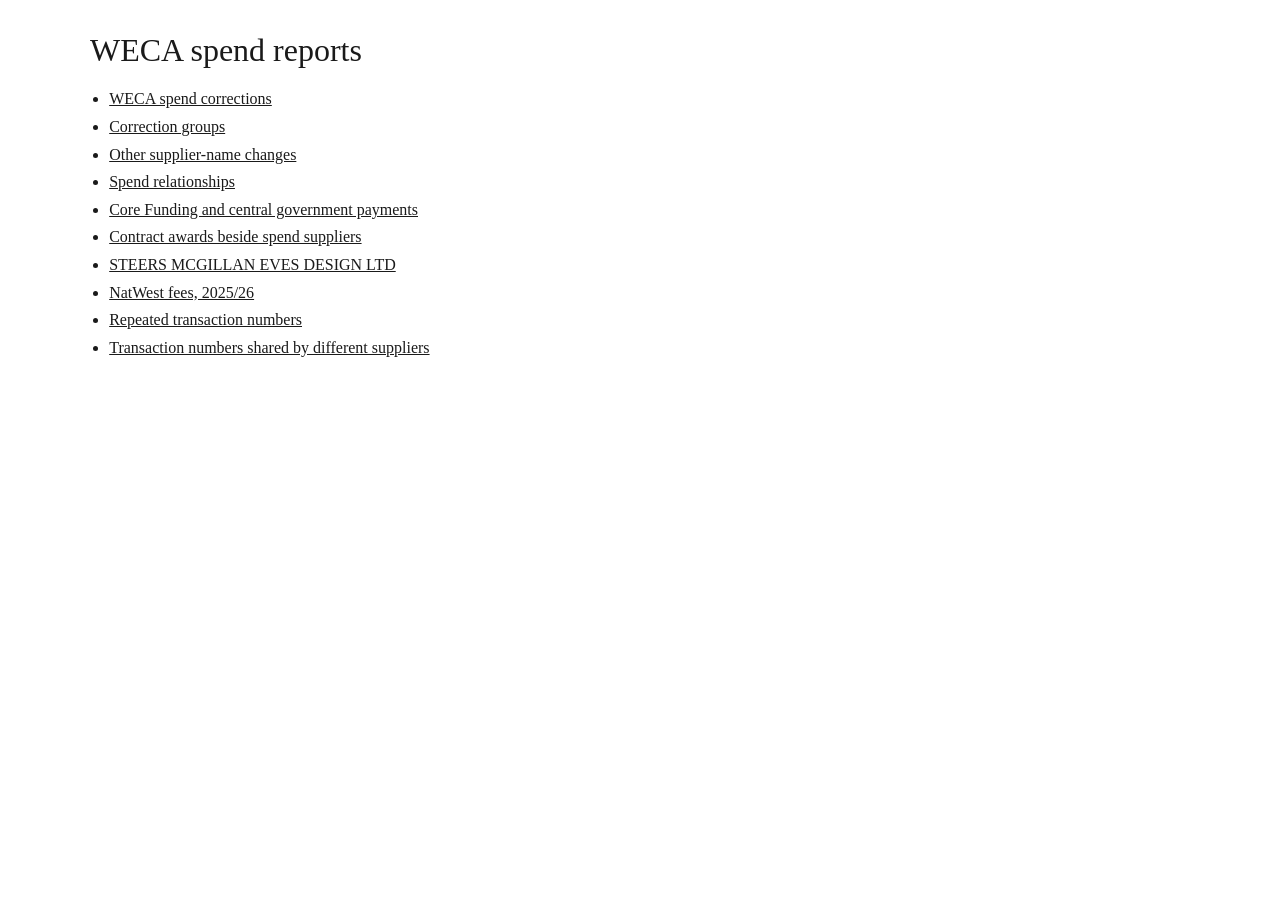
<file: report/index.html>
<!DOCTYPE html>
<html lang='en'><head><meta charset='utf-8'>
<title>WECA spend reports</title>
<style>
body{font-family:Georgia,serif;max-width:1100px;margin:2rem auto;padding:0 1rem;color:#1a1a1a;}
h1{font-weight:normal;}
ul{padding-left:1.2rem;}
li{margin:0.6rem 0;}
a{color:#1a1a1a;}
</style></head><body>
<h1>WECA spend reports</h1>
<ul>
<li><a href="random-summary.html">WECA spend corrections</a></li>
<li><a href="groups.html">Correction groups</a></li>
<li><a href="other-supplier-changes.html">Other supplier-name changes</a></li>
<li><a href="spend-relationships.html">Spend relationships</a></li>
<li><a href="outlier-funding.html">Core Funding and central government payments</a></li>
<li><a href="contract-candidates.html">Contract awards beside spend suppliers</a></li>
<li><a href="steers-mcgillan-eves.html">STEERS MCGILLAN EVES DESIGN LTD</a></li>
<li><a href="natwest.html">NatWest fees, 2025/26</a></li>
<li><a href="repeated-transaction-numbers.html">Repeated transaction numbers</a></li>
<li><a href="shared-transaction-numbers.html">Transaction numbers shared by different suppliers</a></li>
</ul>
</body></html>
</file>
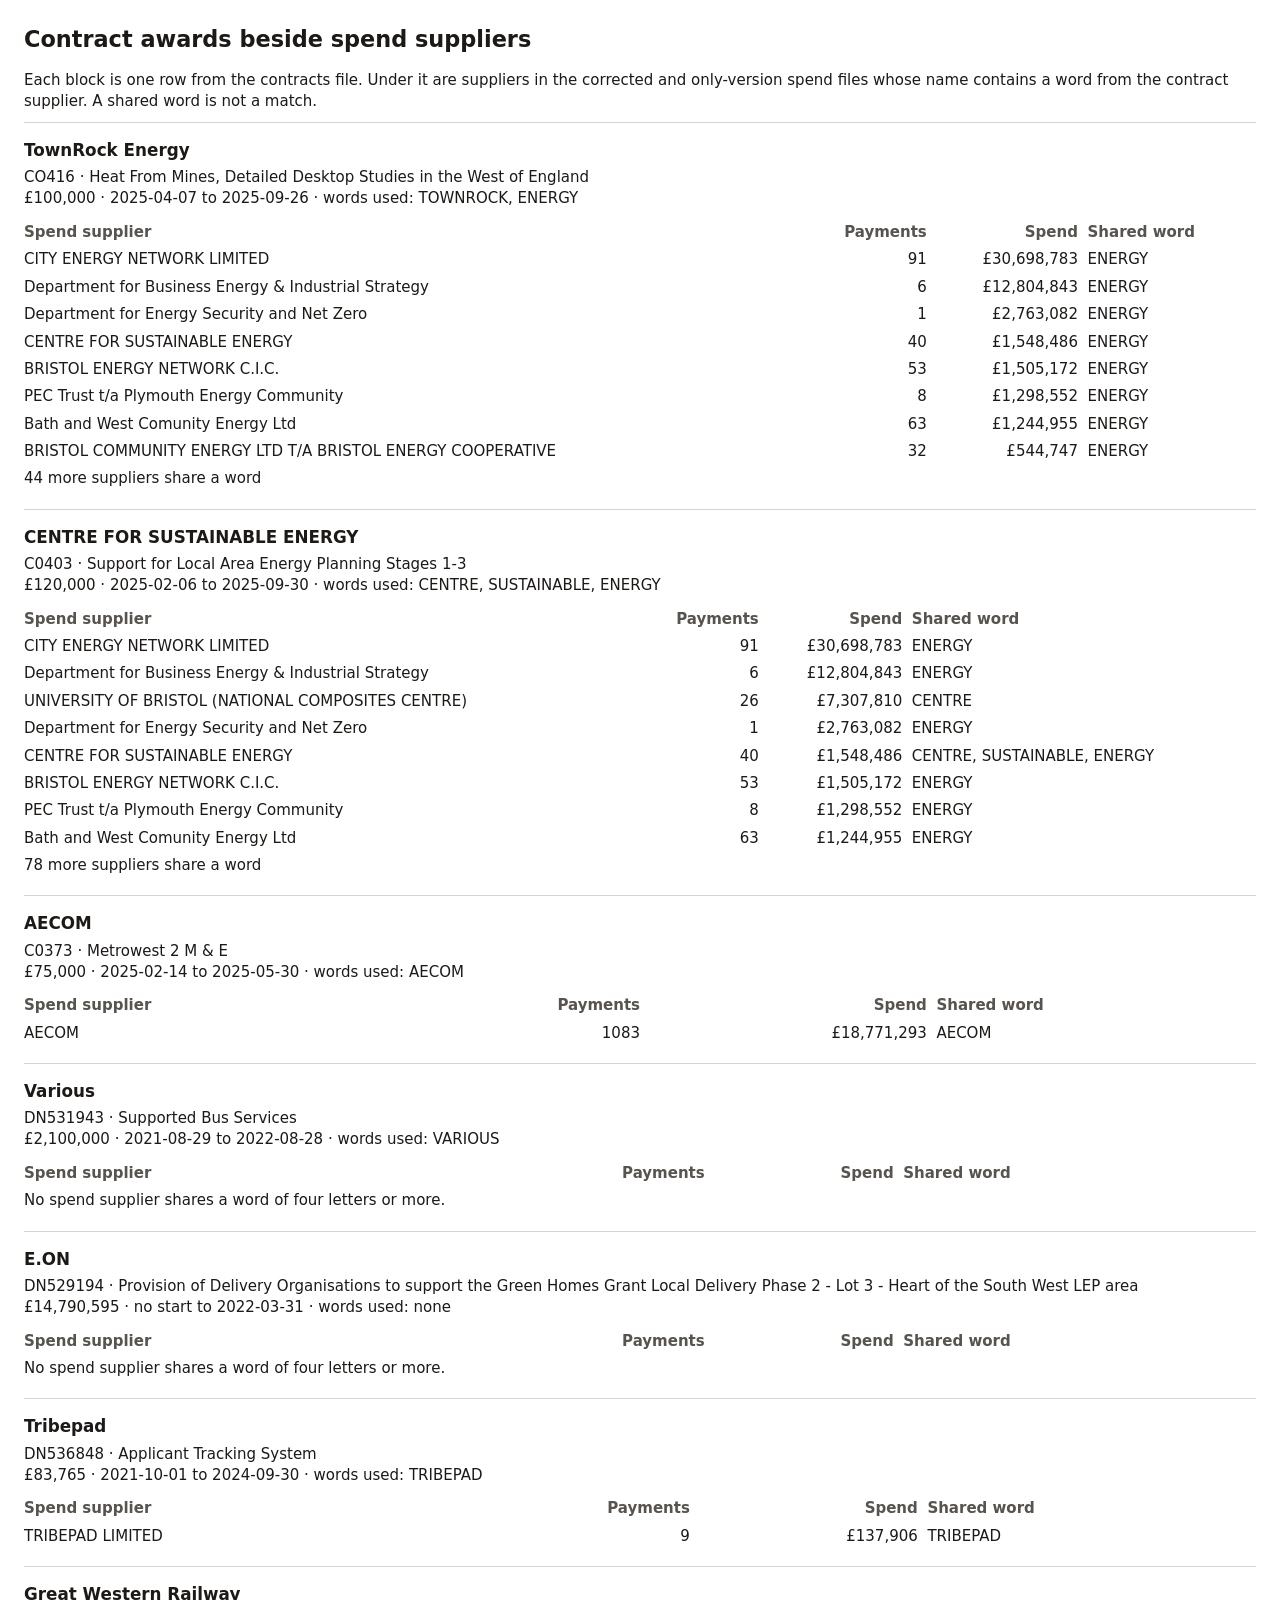
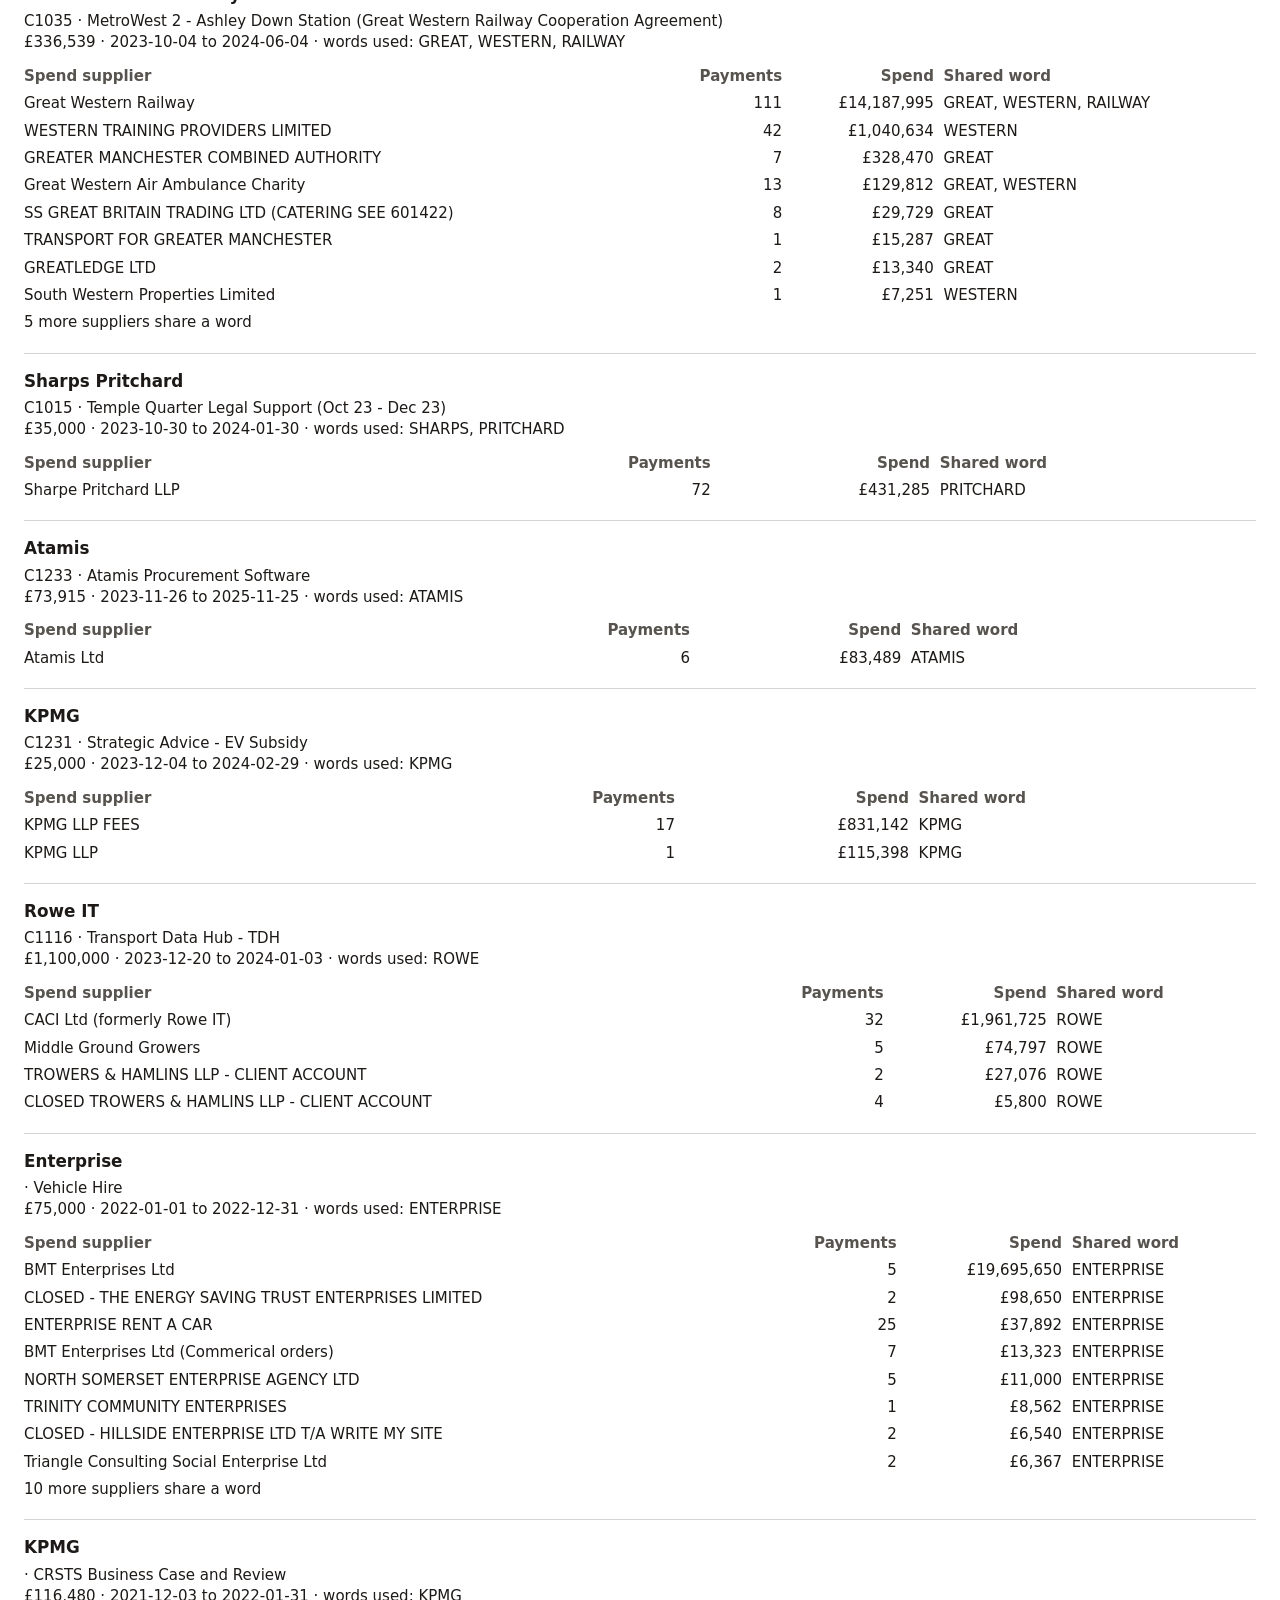
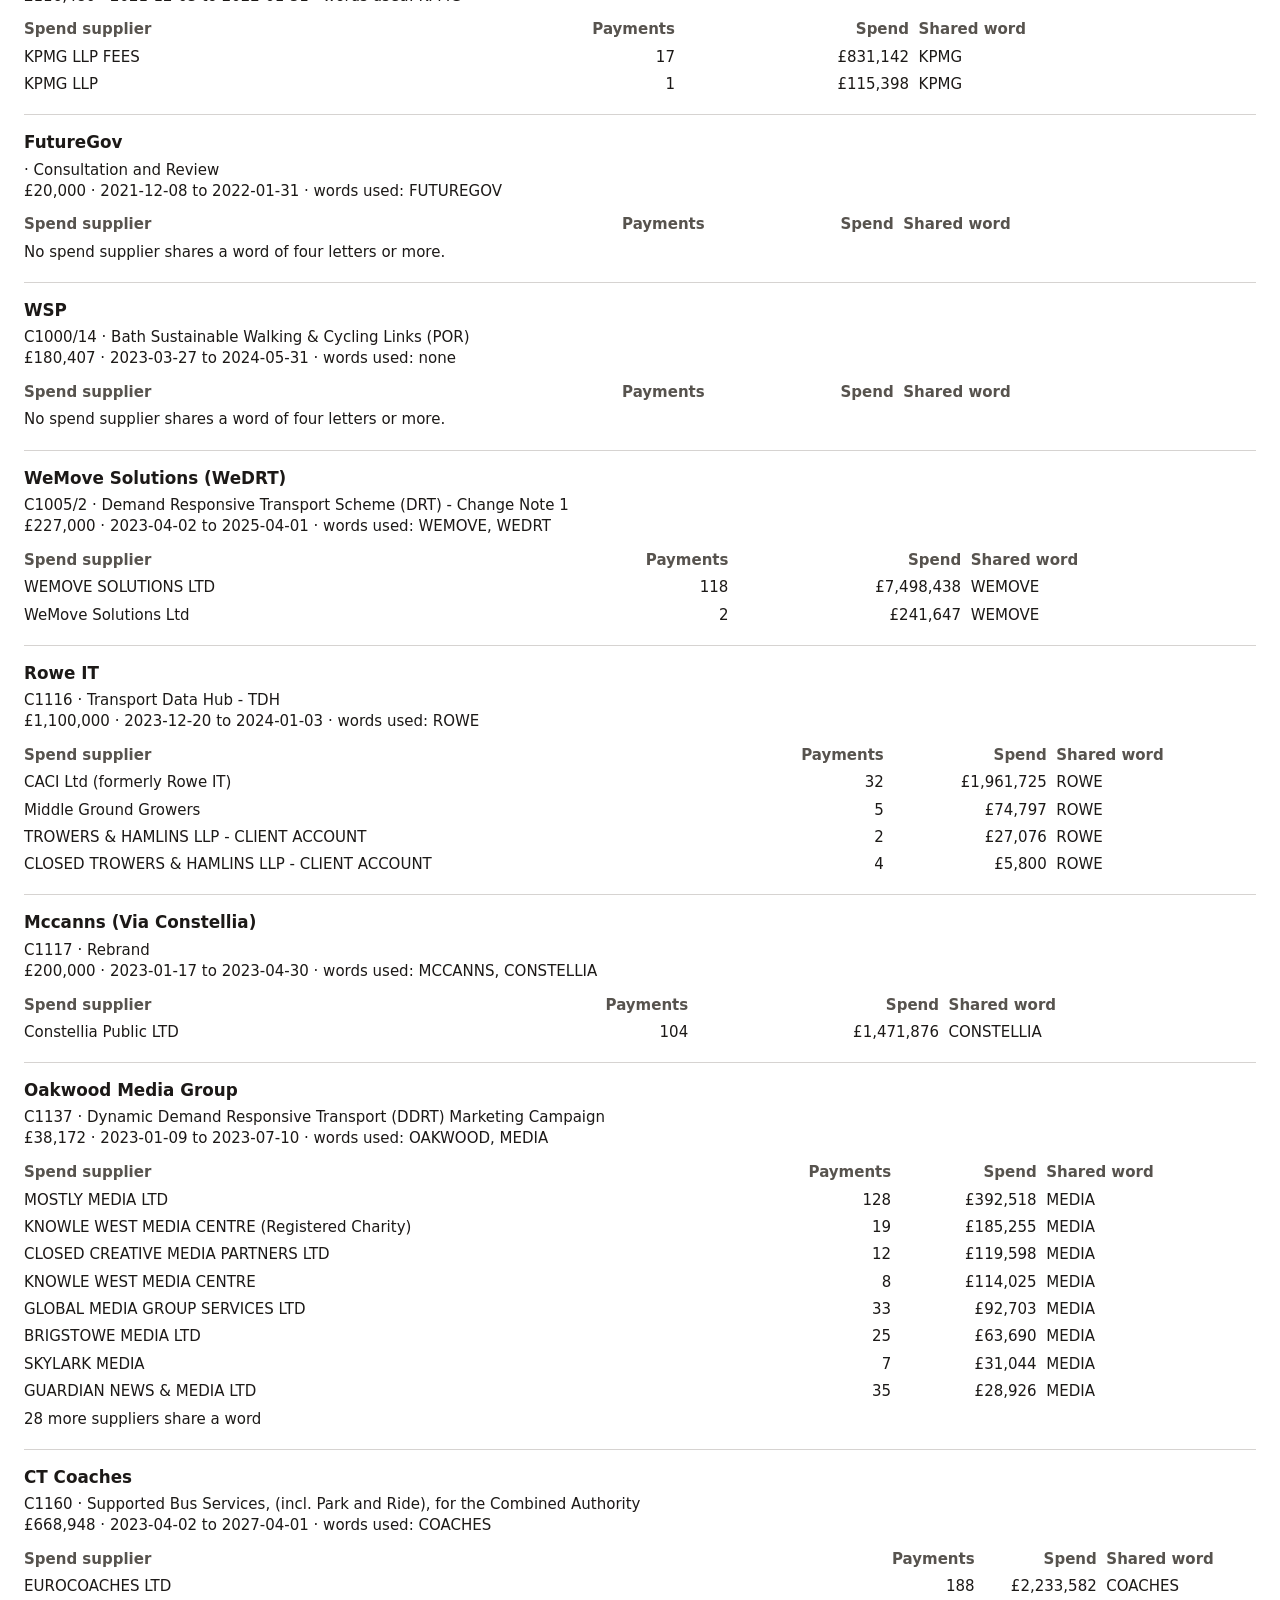
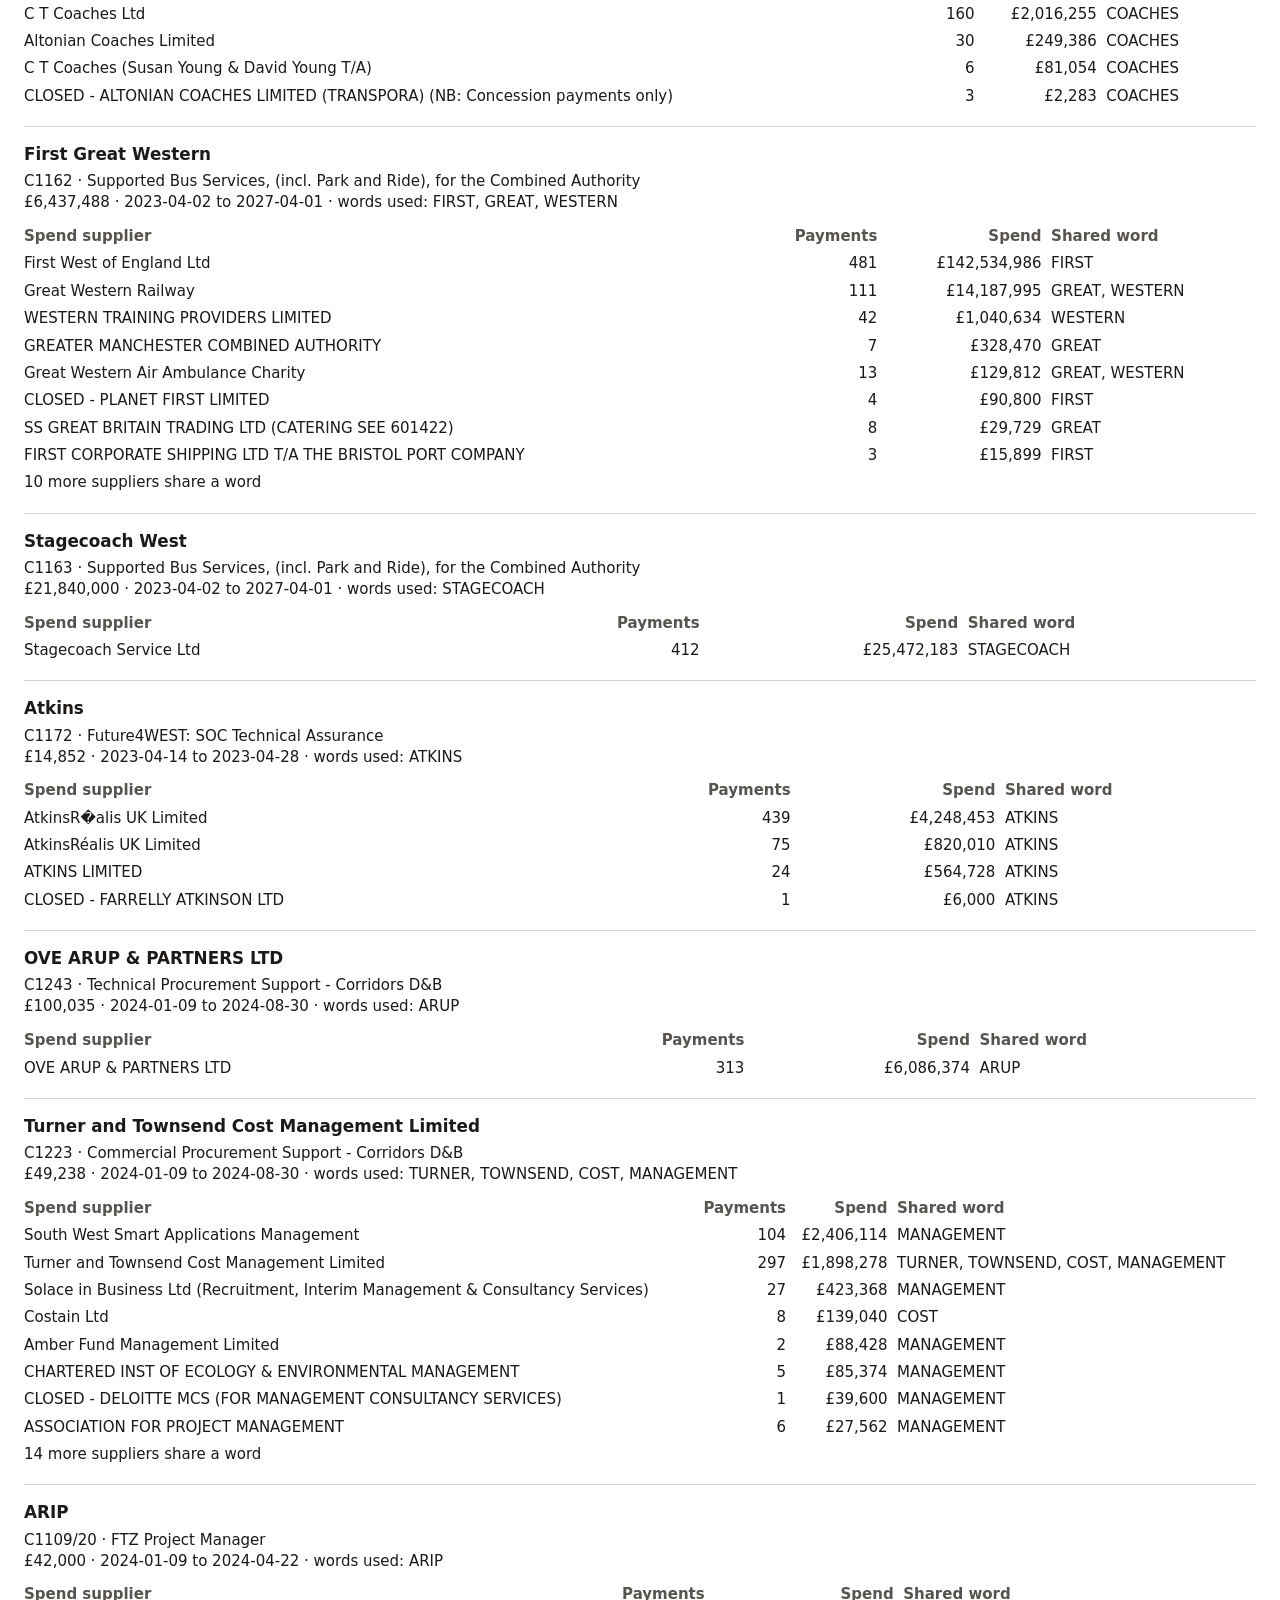
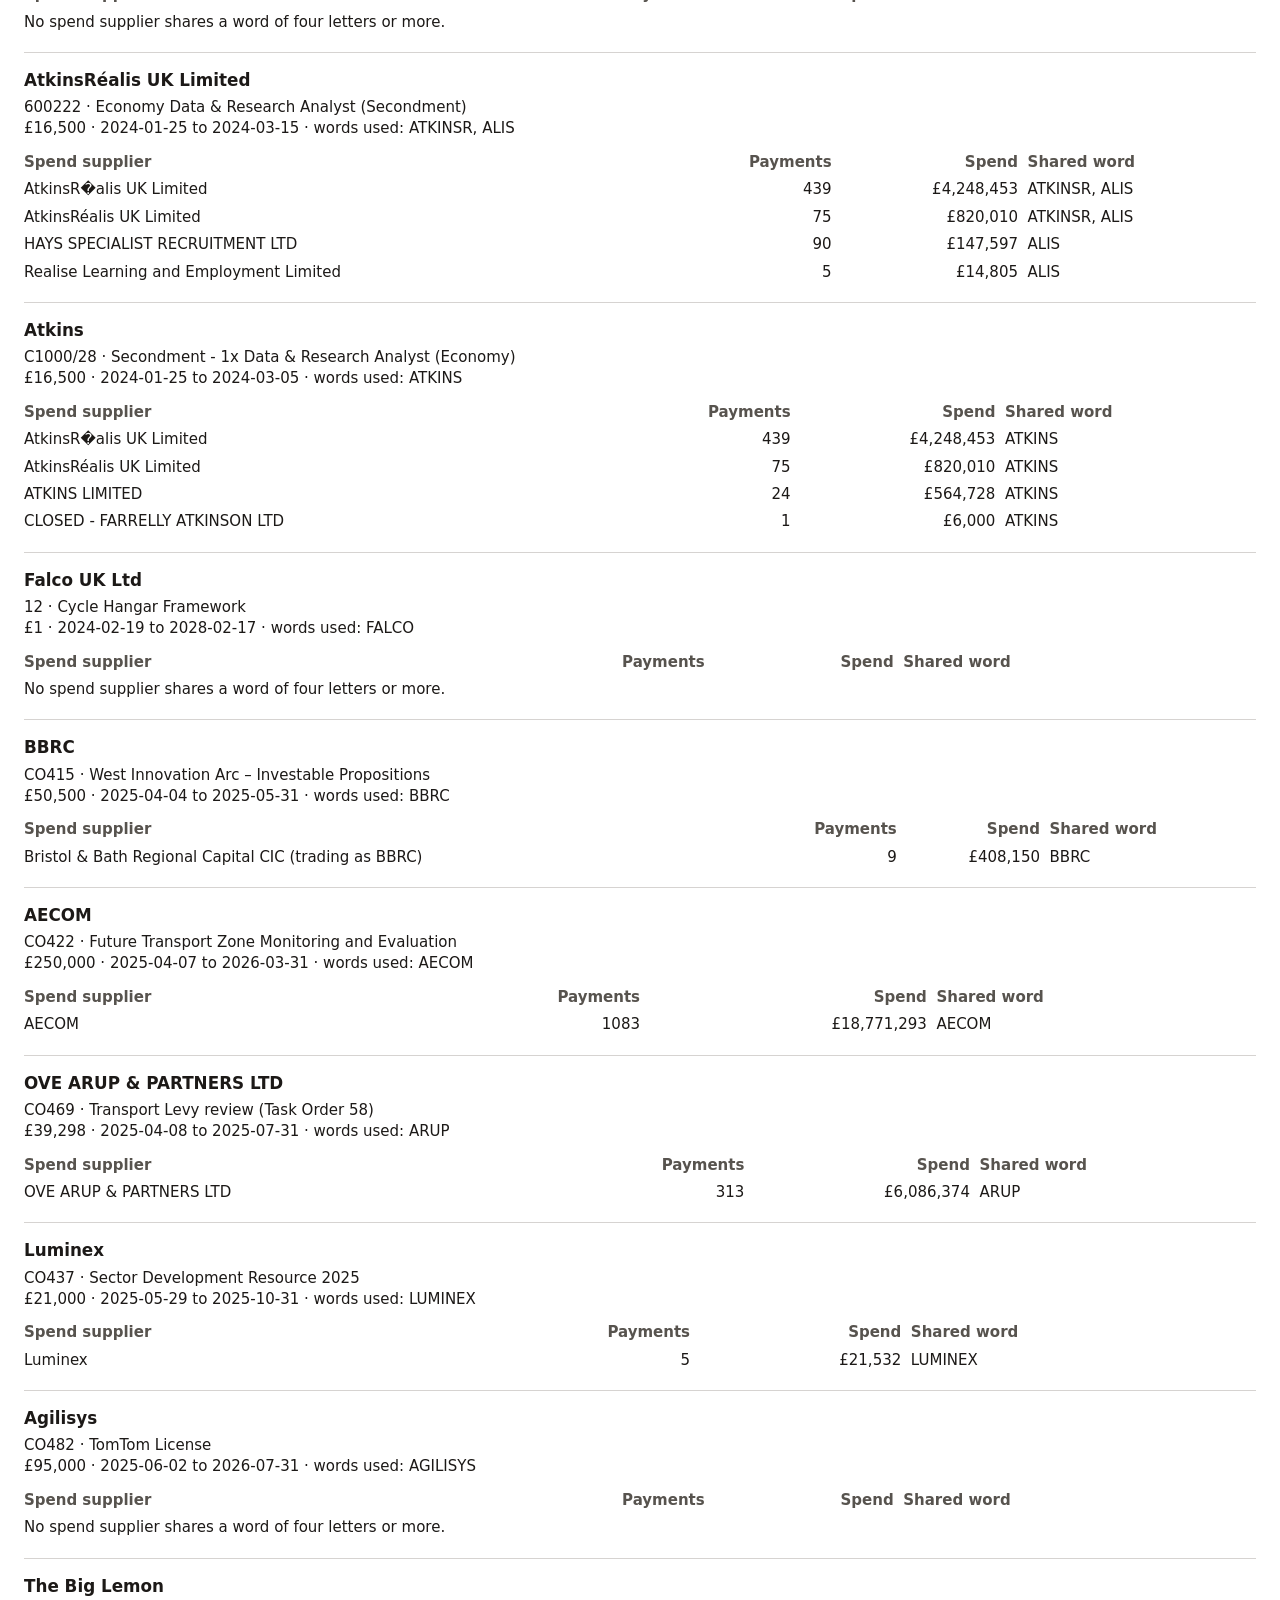
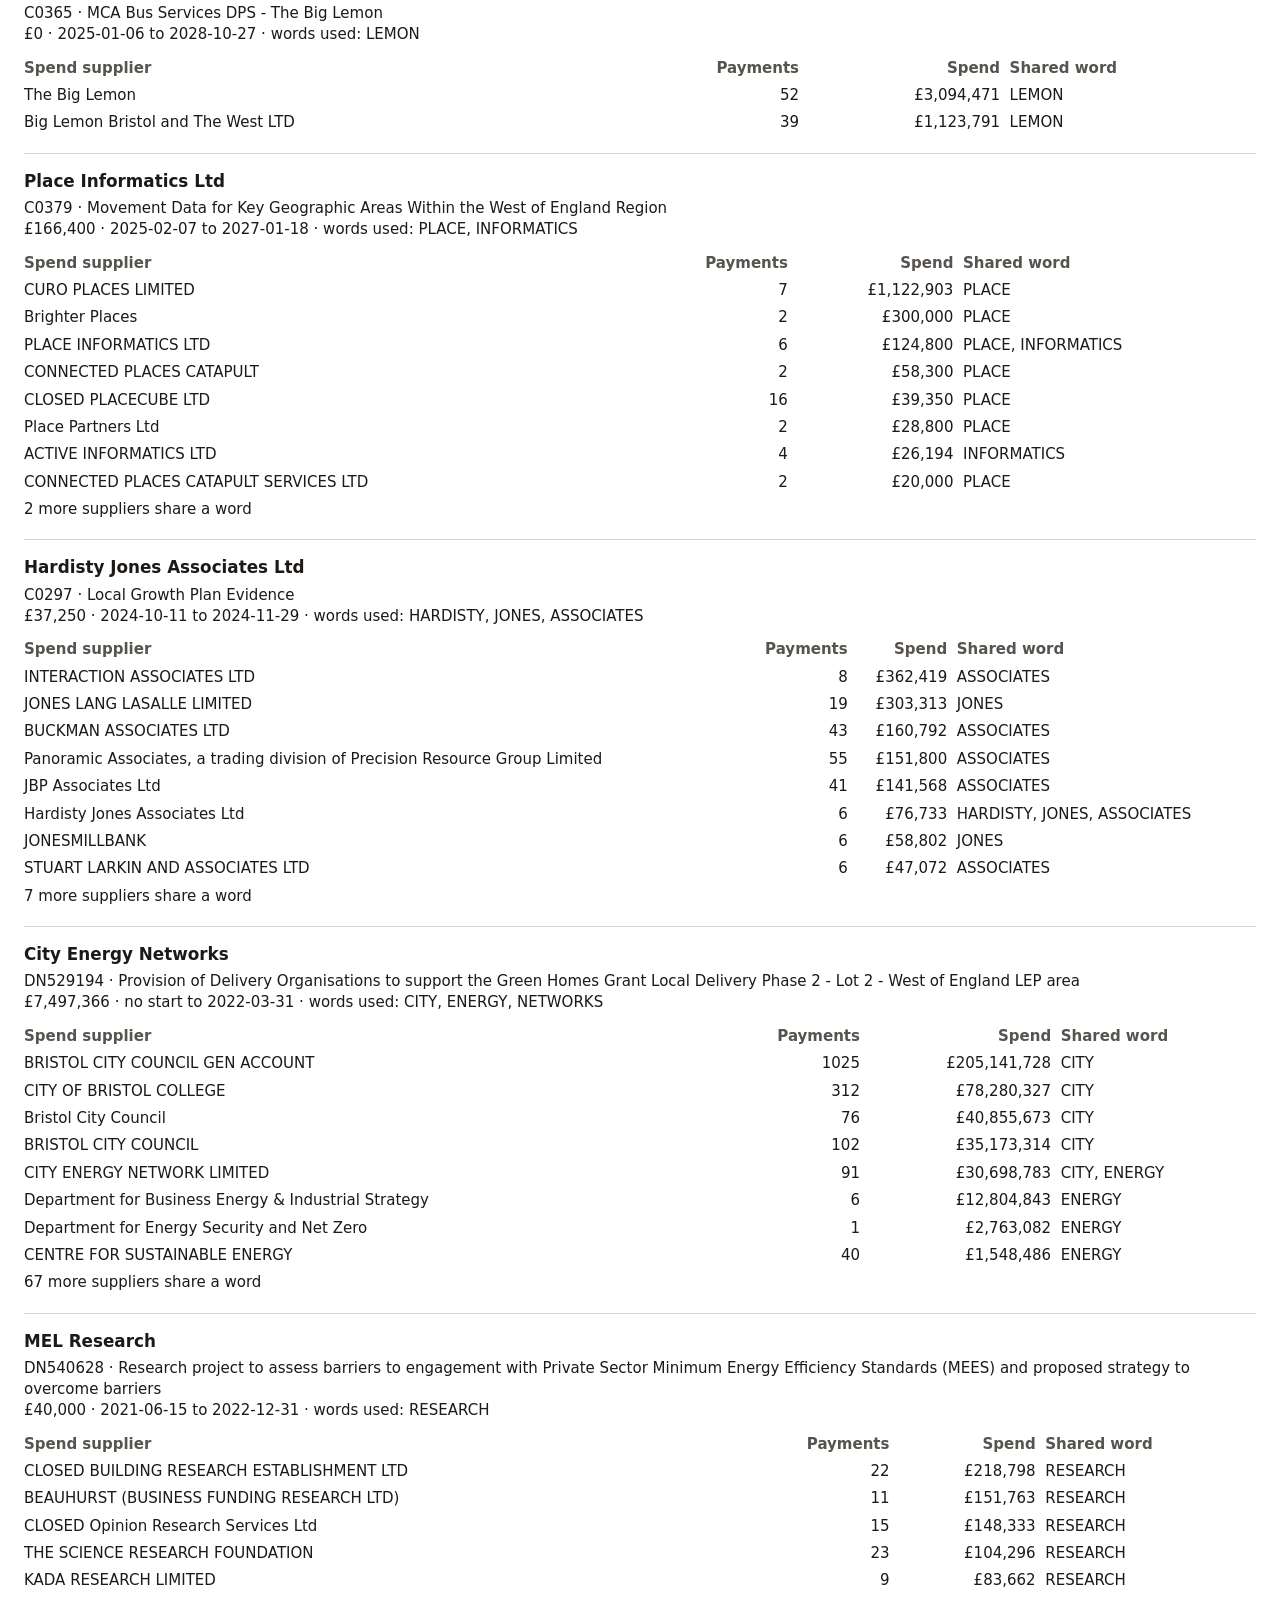
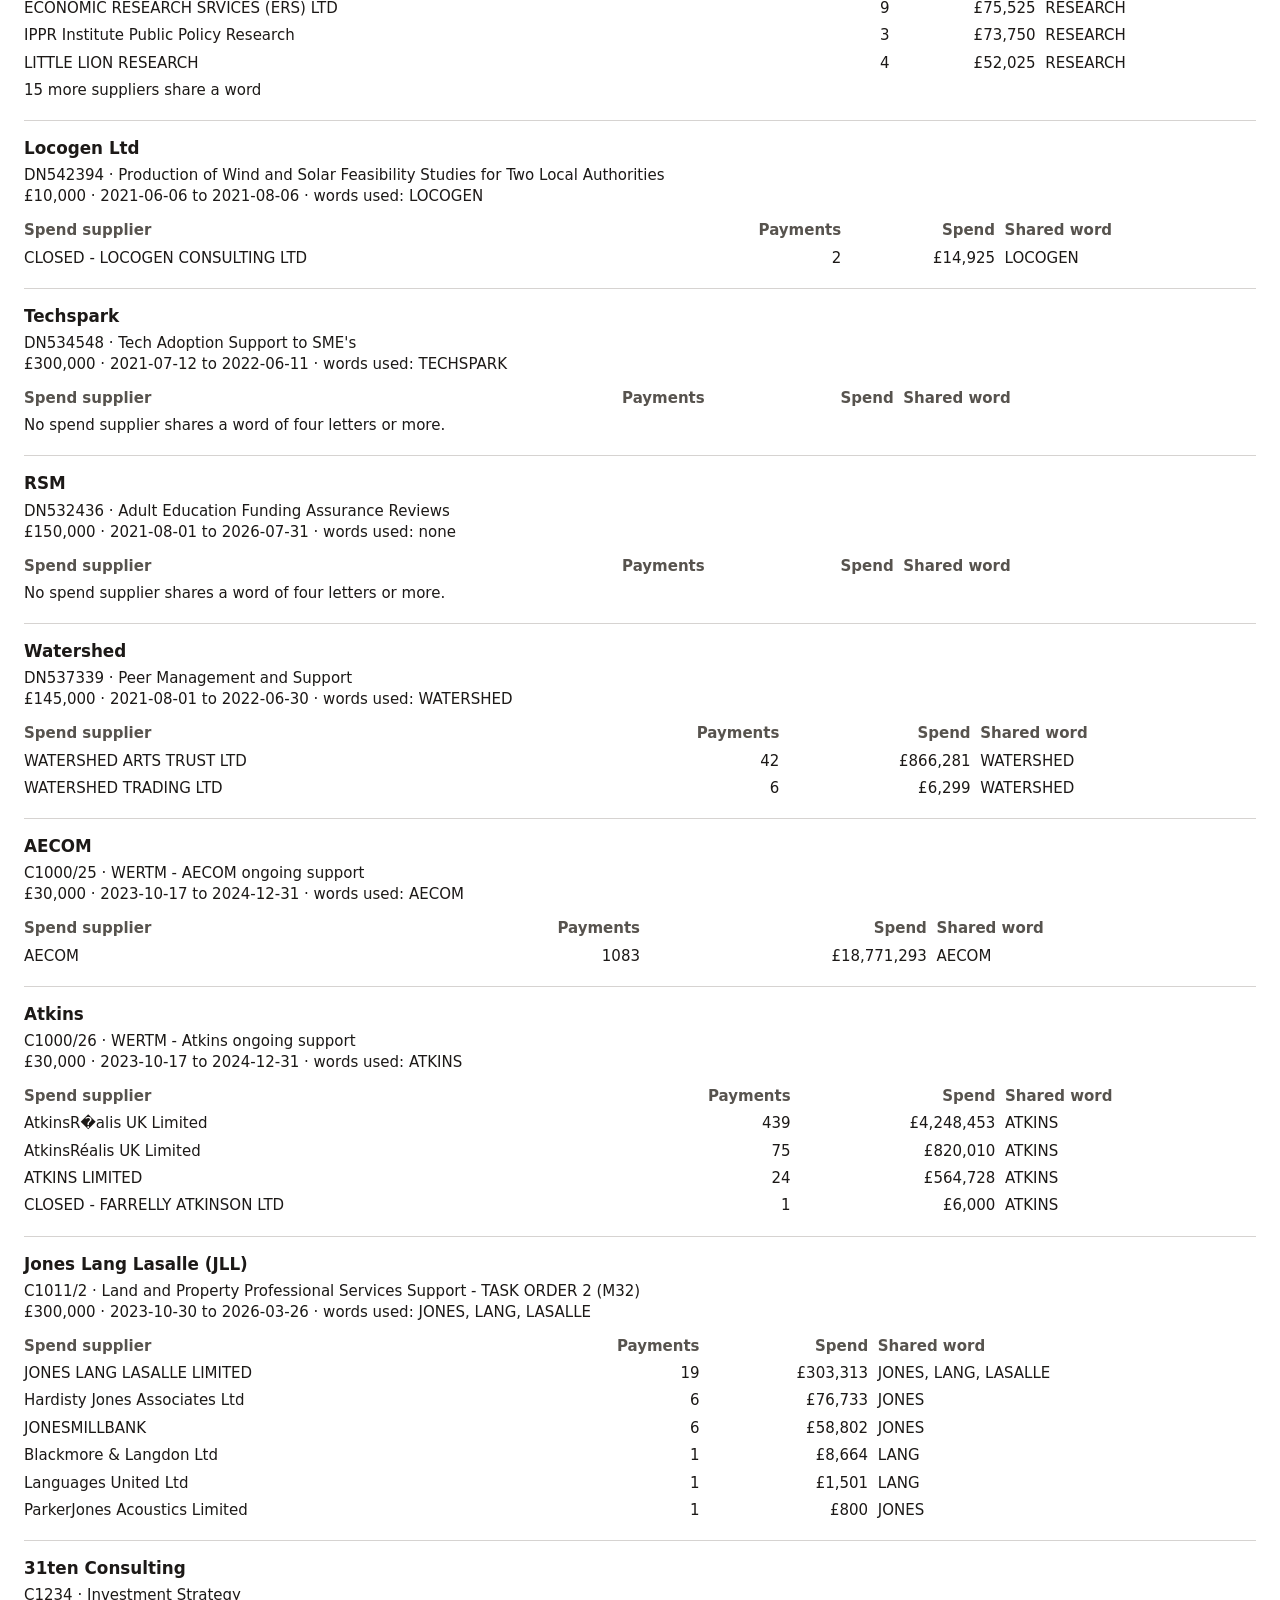
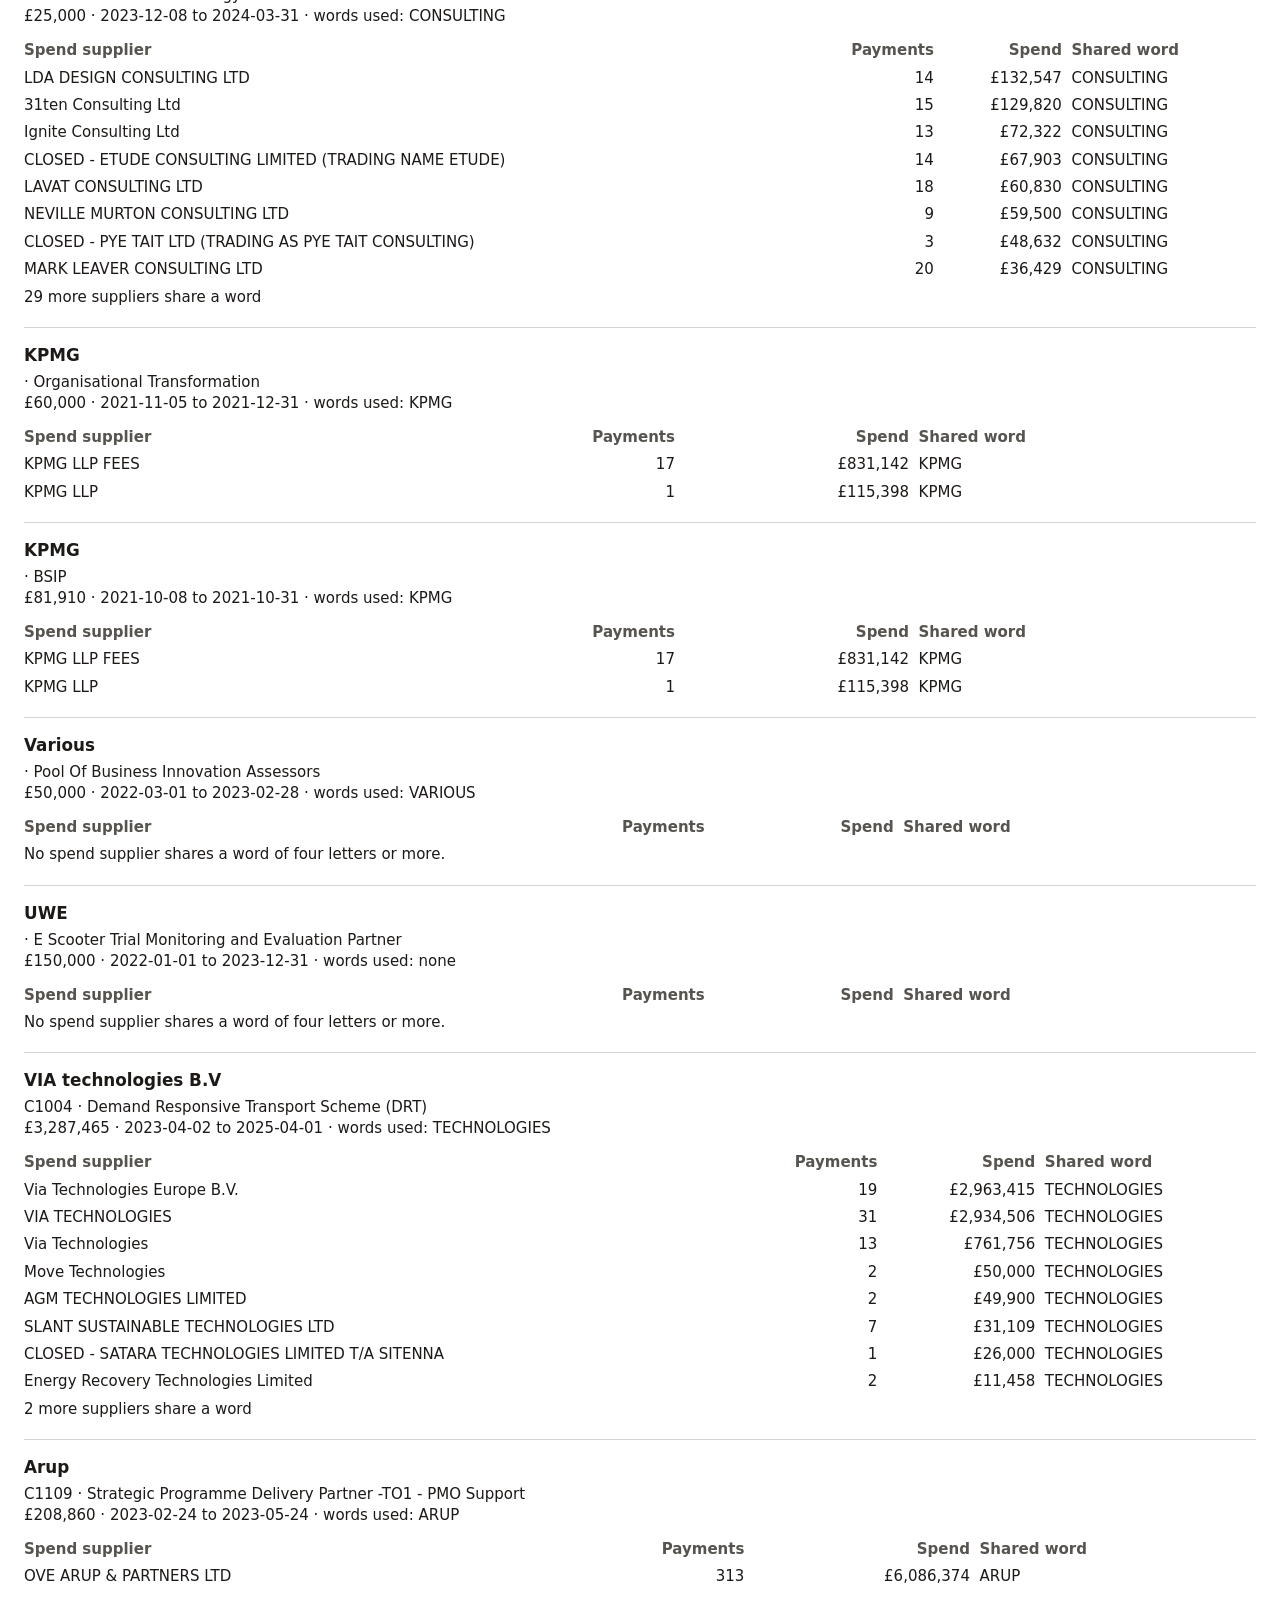
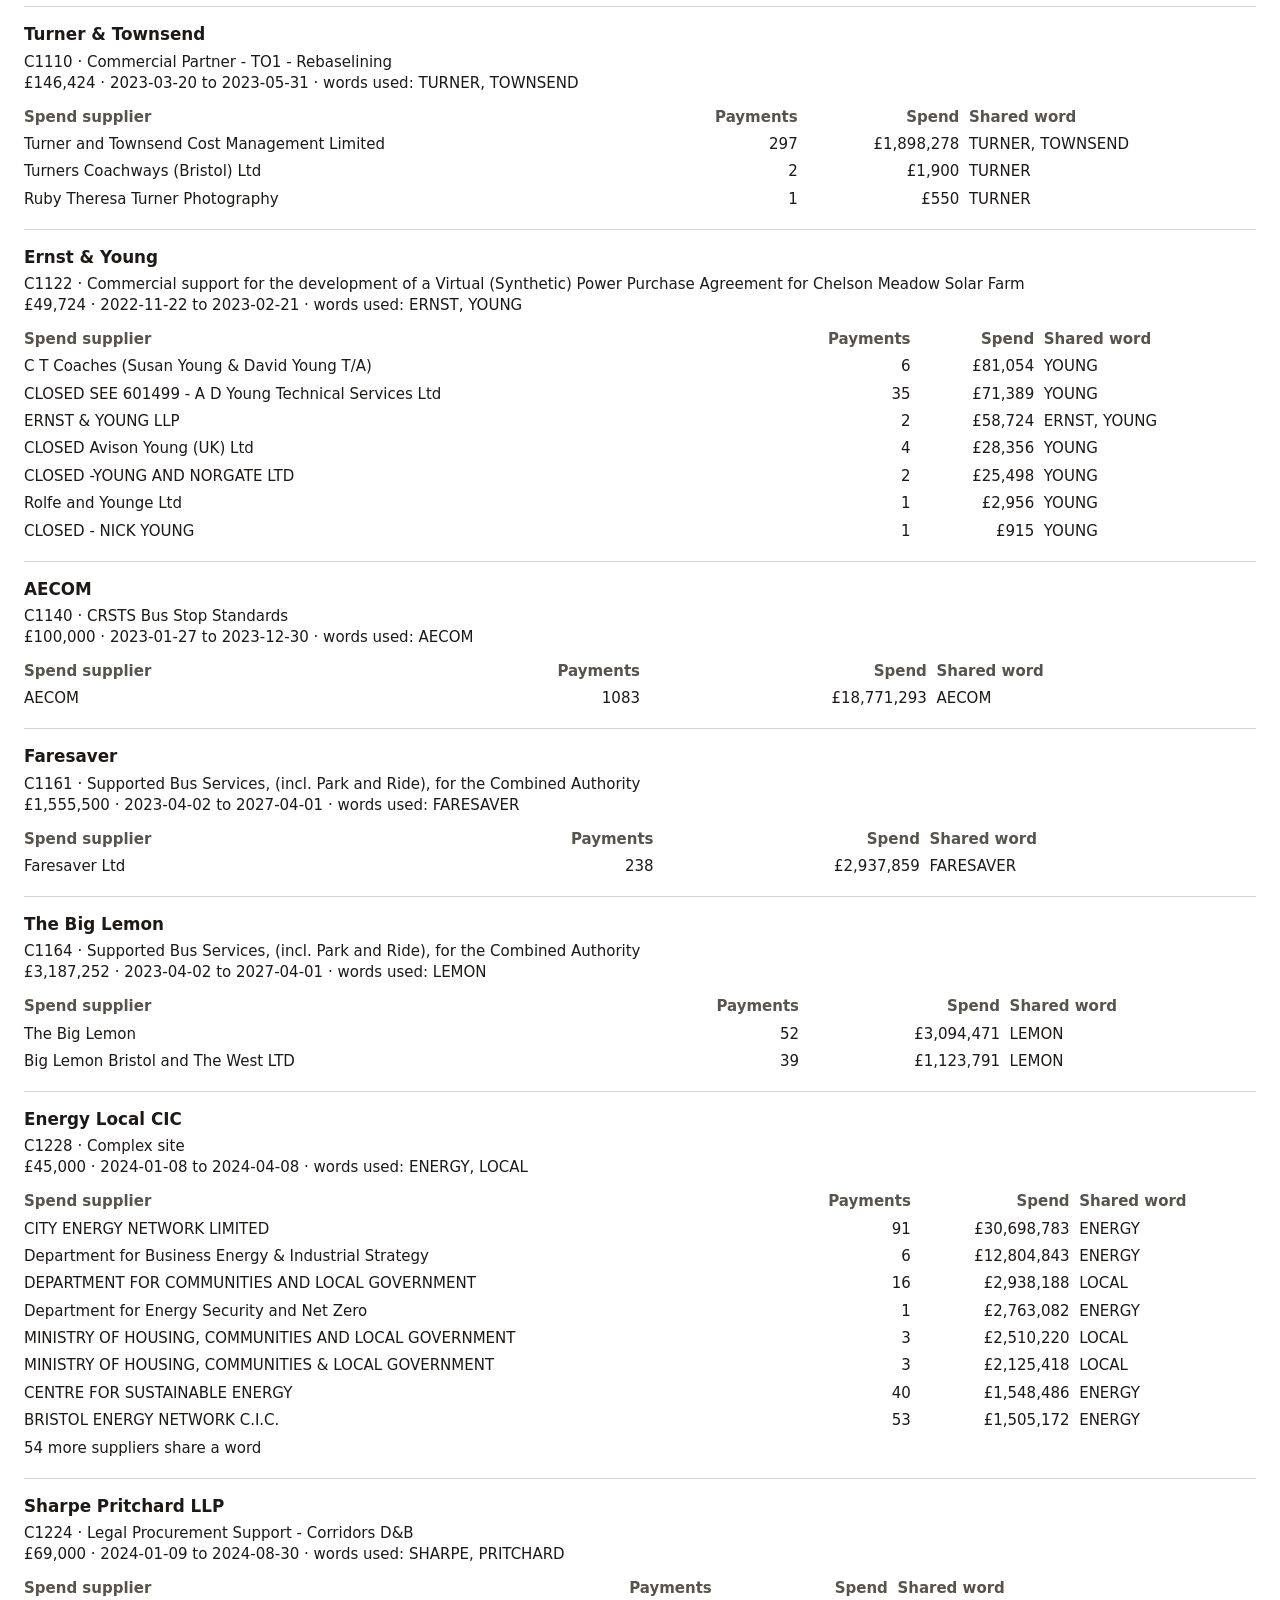
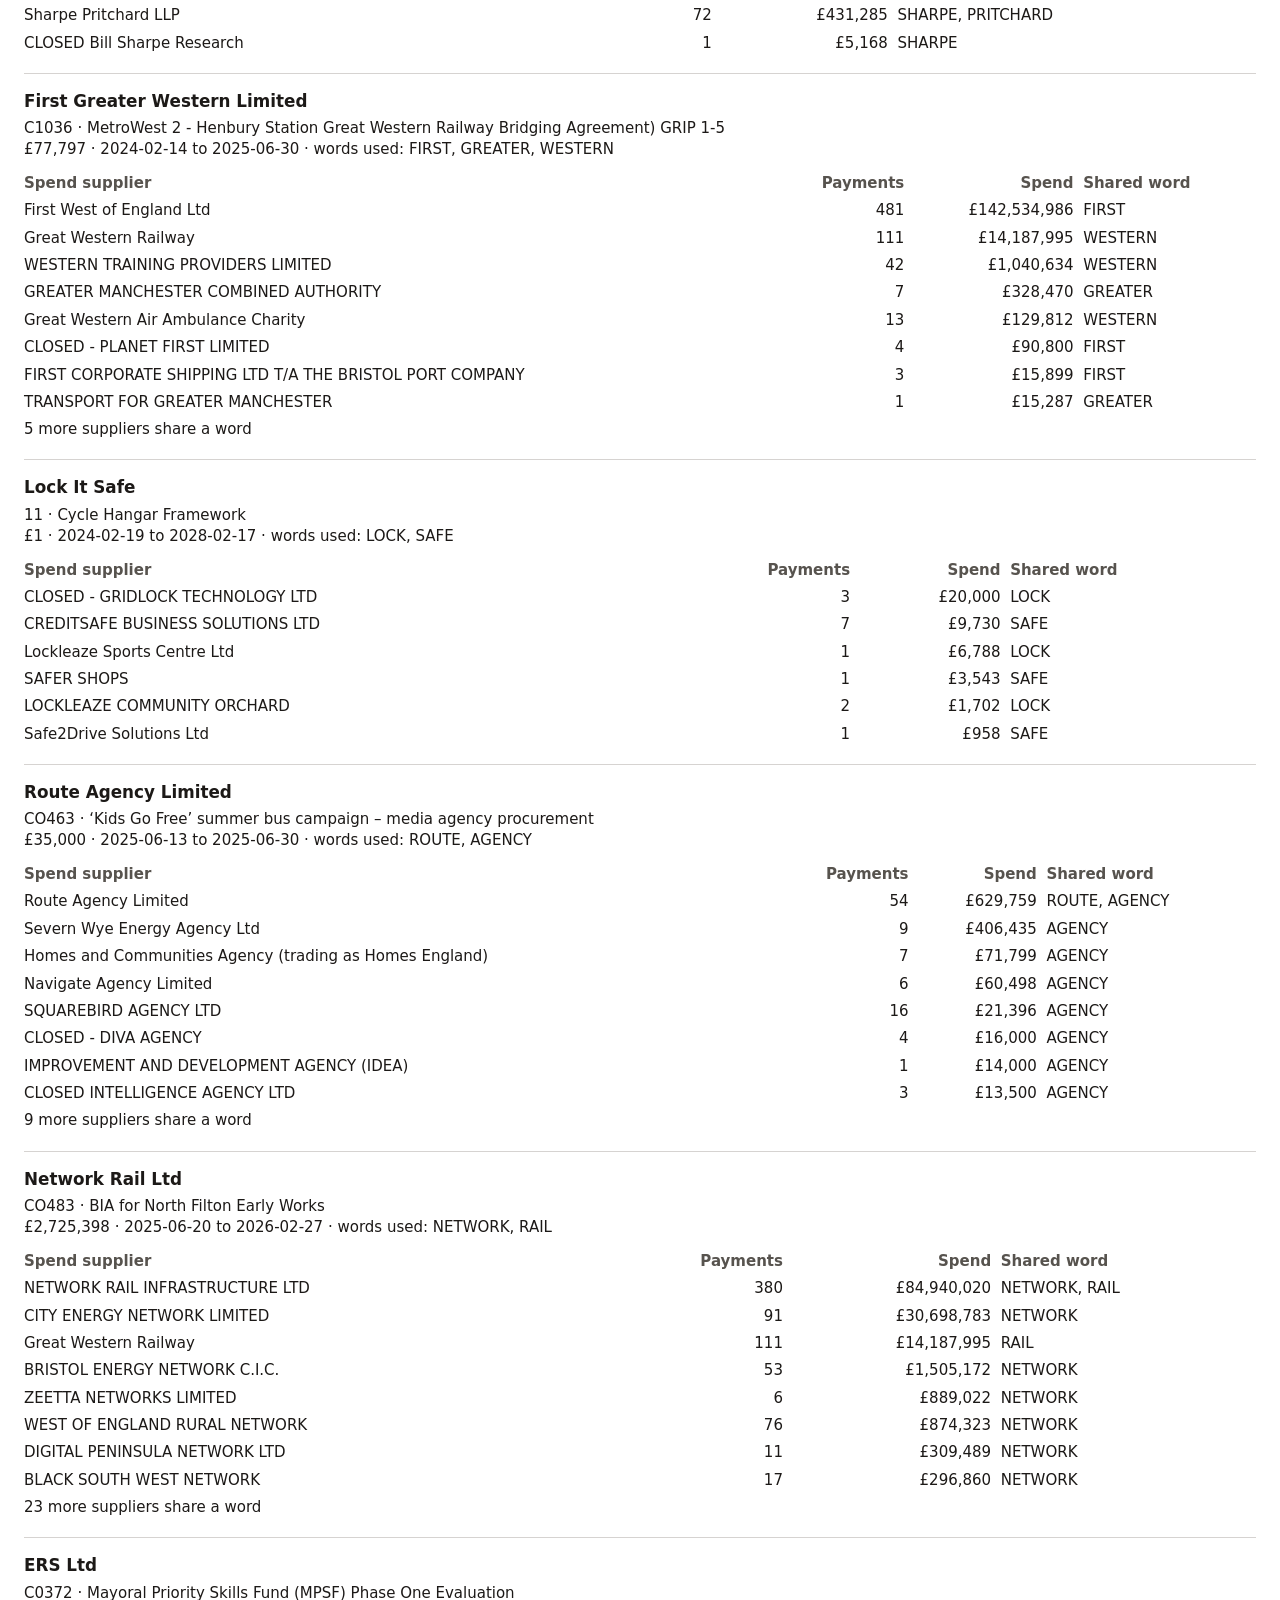
<file: report/contract-candidates.html>
<!DOCTYPE html>
<html lang="en">
<head>
<meta charset="utf-8">
<title>Contract awards beside spend suppliers</title>
<style>
body { font: 15px/1.4 system-ui, sans-serif; margin: 1.5rem; color: #1c1917; }
article { border-top: 1px solid #d6d3d1; padding: 1rem 0; }
h1 { font-size: 1.4rem; }
h2 { font-size: 1.05rem; margin: 0 0 0.3rem; }
p { margin: 0 0 0.6rem; }
table { border-collapse: collapse; width: 100%; }
th, td { text-align: left; padding: 0.2rem 0.6rem 0.2rem 0; vertical-align: top; }
th { color: #57534e; font-weight: 600; }
.num { text-align: right; font-variant-numeric: tabular-nums; white-space: nowrap; }
</style>
</head>
<body>
<h1>Contract awards beside spend suppliers</h1>
<p>Each block is one row from the contracts file. Under it are suppliers in the corrected and only-version spend files whose name contains a word from the contract supplier. A shared word is not a match.</p>
<article><h2>TownRock Energy</h2><p>CO416 · Heat From Mines, Detailed Desktop Studies in the West of England<br>£100,000 · 2025-04-07 to 2025-09-26 · words used: TOWNROCK, ENERGY</p><table><thead><tr><th>Spend supplier</th><th class='num'>Payments</th><th class='num'>Spend</th><th>Shared word</th></tr></thead><tbody><tr><td>CITY ENERGY NETWORK LIMITED</td><td class='num'>91</td><td class='num'>£30,698,783</td><td>ENERGY</td></tr><tr><td>Department for Business Energy &amp; Industrial Strategy</td><td class='num'>6</td><td class='num'>£12,804,843</td><td>ENERGY</td></tr><tr><td>Department for Energy Security and Net Zero</td><td class='num'>1</td><td class='num'>£2,763,082</td><td>ENERGY</td></tr><tr><td>CENTRE FOR SUSTAINABLE ENERGY</td><td class='num'>40</td><td class='num'>£1,548,486</td><td>ENERGY</td></tr><tr><td>BRISTOL ENERGY NETWORK C.I.C.</td><td class='num'>53</td><td class='num'>£1,505,172</td><td>ENERGY</td></tr><tr><td>PEC Trust t/a Plymouth Energy Community</td><td class='num'>8</td><td class='num'>£1,298,552</td><td>ENERGY</td></tr><tr><td>Bath and West Comunity Energy Ltd</td><td class='num'>63</td><td class='num'>£1,244,955</td><td>ENERGY</td></tr><tr><td>BRISTOL COMMUNITY ENERGY LTD T/A BRISTOL ENERGY COOPERATIVE</td><td class='num'>32</td><td class='num'>£544,747</td><td>ENERGY</td></tr><tr><td colspan='4'>44 more suppliers share a word</td></tr></tbody></table></article><article><h2>CENTRE FOR SUSTAINABLE ENERGY</h2><p>C0403 · Support for Local Area Energy Planning Stages 1-3<br>£120,000 · 2025-02-06 to 2025-09-30 · words used: CENTRE, SUSTAINABLE, ENERGY</p><table><thead><tr><th>Spend supplier</th><th class='num'>Payments</th><th class='num'>Spend</th><th>Shared word</th></tr></thead><tbody><tr><td>CITY ENERGY NETWORK LIMITED</td><td class='num'>91</td><td class='num'>£30,698,783</td><td>ENERGY</td></tr><tr><td>Department for Business Energy &amp; Industrial Strategy</td><td class='num'>6</td><td class='num'>£12,804,843</td><td>ENERGY</td></tr><tr><td>UNIVERSITY OF BRISTOL (NATIONAL COMPOSITES CENTRE)</td><td class='num'>26</td><td class='num'>£7,307,810</td><td>CENTRE</td></tr><tr><td>Department for Energy Security and Net Zero</td><td class='num'>1</td><td class='num'>£2,763,082</td><td>ENERGY</td></tr><tr><td>CENTRE FOR SUSTAINABLE ENERGY</td><td class='num'>40</td><td class='num'>£1,548,486</td><td>CENTRE, SUSTAINABLE, ENERGY</td></tr><tr><td>BRISTOL ENERGY NETWORK C.I.C.</td><td class='num'>53</td><td class='num'>£1,505,172</td><td>ENERGY</td></tr><tr><td>PEC Trust t/a Plymouth Energy Community</td><td class='num'>8</td><td class='num'>£1,298,552</td><td>ENERGY</td></tr><tr><td>Bath and West Comunity Energy Ltd</td><td class='num'>63</td><td class='num'>£1,244,955</td><td>ENERGY</td></tr><tr><td colspan='4'>78 more suppliers share a word</td></tr></tbody></table></article><article><h2>AECOM</h2><p>C0373 · Metrowest 2 M &amp; E<br>£75,000 · 2025-02-14 to 2025-05-30 · words used: AECOM</p><table><thead><tr><th>Spend supplier</th><th class='num'>Payments</th><th class='num'>Spend</th><th>Shared word</th></tr></thead><tbody><tr><td>AECOM</td><td class='num'>1083</td><td class='num'>£18,771,293</td><td>AECOM</td></tr></tbody></table></article><article><h2>Various</h2><p>DN531943 · Supported Bus Services<br>£2,100,000 · 2021-08-29 to 2022-08-28 · words used: VARIOUS</p><table><thead><tr><th>Spend supplier</th><th class='num'>Payments</th><th class='num'>Spend</th><th>Shared word</th></tr></thead><tbody><tr><td colspan='4'>No spend supplier shares a word of four letters or more.</td></tr></tbody></table></article><article><h2>E.ON</h2><p>DN529194 · Provision of Delivery Organisations to support the Green Homes Grant Local Delivery Phase 2 - Lot 3 - Heart of the South West LEP area<br>£14,790,595 · no start to 2022-03-31 · words used: none</p><table><thead><tr><th>Spend supplier</th><th class='num'>Payments</th><th class='num'>Spend</th><th>Shared word</th></tr></thead><tbody><tr><td colspan='4'>No spend supplier shares a word of four letters or more.</td></tr></tbody></table></article><article><h2>Tribepad</h2><p>DN536848 · Applicant Tracking System<br>£83,765 · 2021-10-01 to 2024-09-30 · words used: TRIBEPAD</p><table><thead><tr><th>Spend supplier</th><th class='num'>Payments</th><th class='num'>Spend</th><th>Shared word</th></tr></thead><tbody><tr><td>TRIBEPAD LIMITED</td><td class='num'>9</td><td class='num'>£137,906</td><td>TRIBEPAD</td></tr></tbody></table></article><article><h2>Great Western Railway</h2><p>C1035 · MetroWest 2 - Ashley Down Station (Great Western Railway Cooperation Agreement)<br>£336,539 · 2023-10-04 to 2024-06-04 · words used: GREAT, WESTERN, RAILWAY</p><table><thead><tr><th>Spend supplier</th><th class='num'>Payments</th><th class='num'>Spend</th><th>Shared word</th></tr></thead><tbody><tr><td>Great Western Railway</td><td class='num'>111</td><td class='num'>£14,187,995</td><td>GREAT, WESTERN, RAILWAY</td></tr><tr><td>WESTERN TRAINING PROVIDERS LIMITED</td><td class='num'>42</td><td class='num'>£1,040,634</td><td>WESTERN</td></tr><tr><td>GREATER MANCHESTER COMBINED AUTHORITY</td><td class='num'>7</td><td class='num'>£328,470</td><td>GREAT</td></tr><tr><td>Great Western Air Ambulance Charity</td><td class='num'>13</td><td class='num'>£129,812</td><td>GREAT, WESTERN</td></tr><tr><td>SS GREAT BRITAIN TRADING LTD (CATERING SEE 601422)</td><td class='num'>8</td><td class='num'>£29,729</td><td>GREAT</td></tr><tr><td>TRANSPORT FOR GREATER MANCHESTER</td><td class='num'>1</td><td class='num'>£15,287</td><td>GREAT</td></tr><tr><td>GREATLEDGE LTD</td><td class='num'>2</td><td class='num'>£13,340</td><td>GREAT</td></tr><tr><td>South Western Properties Limited</td><td class='num'>1</td><td class='num'>£7,251</td><td>WESTERN</td></tr><tr><td colspan='4'>5 more suppliers share a word</td></tr></tbody></table></article><article><h2>Sharps Pritchard</h2><p>C1015 · Temple Quarter Legal Support (Oct 23 - Dec 23)<br>£35,000 · 2023-10-30 to 2024-01-30 · words used: SHARPS, PRITCHARD</p><table><thead><tr><th>Spend supplier</th><th class='num'>Payments</th><th class='num'>Spend</th><th>Shared word</th></tr></thead><tbody><tr><td>Sharpe Pritchard LLP</td><td class='num'>72</td><td class='num'>£431,285</td><td>PRITCHARD</td></tr></tbody></table></article><article><h2>Atamis</h2><p>C1233 · Atamis Procurement Software<br>£73,915 · 2023-11-26 to 2025-11-25 · words used: ATAMIS</p><table><thead><tr><th>Spend supplier</th><th class='num'>Payments</th><th class='num'>Spend</th><th>Shared word</th></tr></thead><tbody><tr><td>Atamis Ltd</td><td class='num'>6</td><td class='num'>£83,489</td><td>ATAMIS</td></tr></tbody></table></article><article><h2>KPMG</h2><p>C1231 · Strategic Advice - EV Subsidy<br>£25,000 · 2023-12-04 to 2024-02-29 · words used: KPMG</p><table><thead><tr><th>Spend supplier</th><th class='num'>Payments</th><th class='num'>Spend</th><th>Shared word</th></tr></thead><tbody><tr><td>KPMG LLP FEES</td><td class='num'>17</td><td class='num'>£831,142</td><td>KPMG</td></tr><tr><td>KPMG LLP</td><td class='num'>1</td><td class='num'>£115,398</td><td>KPMG</td></tr></tbody></table></article><article><h2>Rowe IT</h2><p>C1116 · Transport Data Hub - TDH<br>£1,100,000 · 2023-12-20 to 2024-01-03 · words used: ROWE</p><table><thead><tr><th>Spend supplier</th><th class='num'>Payments</th><th class='num'>Spend</th><th>Shared word</th></tr></thead><tbody><tr><td>CACI Ltd (formerly Rowe IT)</td><td class='num'>32</td><td class='num'>£1,961,725</td><td>ROWE</td></tr><tr><td>Middle Ground Growers</td><td class='num'>5</td><td class='num'>£74,797</td><td>ROWE</td></tr><tr><td>TROWERS &amp; HAMLINS LLP - CLIENT ACCOUNT</td><td class='num'>2</td><td class='num'>£27,076</td><td>ROWE</td></tr><tr><td>CLOSED TROWERS &amp; HAMLINS LLP - CLIENT ACCOUNT</td><td class='num'>4</td><td class='num'>£5,800</td><td>ROWE</td></tr></tbody></table></article><article><h2>Enterprise</h2><p> · Vehicle Hire<br>£75,000 · 2022-01-01 to 2022-12-31 · words used: ENTERPRISE</p><table><thead><tr><th>Spend supplier</th><th class='num'>Payments</th><th class='num'>Spend</th><th>Shared word</th></tr></thead><tbody><tr><td>BMT Enterprises Ltd</td><td class='num'>5</td><td class='num'>£19,695,650</td><td>ENTERPRISE</td></tr><tr><td>CLOSED  - THE ENERGY SAVING TRUST ENTERPRISES LIMITED</td><td class='num'>2</td><td class='num'>£98,650</td><td>ENTERPRISE</td></tr><tr><td>ENTERPRISE RENT A CAR</td><td class='num'>25</td><td class='num'>£37,892</td><td>ENTERPRISE</td></tr><tr><td>BMT Enterprises Ltd (Commerical orders)</td><td class='num'>7</td><td class='num'>£13,323</td><td>ENTERPRISE</td></tr><tr><td>NORTH SOMERSET ENTERPRISE AGENCY LTD</td><td class='num'>5</td><td class='num'>£11,000</td><td>ENTERPRISE</td></tr><tr><td>TRINITY COMMUNITY ENTERPRISES</td><td class='num'>1</td><td class='num'>£8,562</td><td>ENTERPRISE</td></tr><tr><td>CLOSED - HILLSIDE ENTERPRISE LTD T/A WRITE MY SITE</td><td class='num'>2</td><td class='num'>£6,540</td><td>ENTERPRISE</td></tr><tr><td>Triangle Consulting Social Enterprise Ltd</td><td class='num'>2</td><td class='num'>£6,367</td><td>ENTERPRISE</td></tr><tr><td colspan='4'>10 more suppliers share a word</td></tr></tbody></table></article><article><h2>KPMG</h2><p> · CRSTS Business Case and Review<br>£116,480 · 2021-12-03 to 2022-01-31 · words used: KPMG</p><table><thead><tr><th>Spend supplier</th><th class='num'>Payments</th><th class='num'>Spend</th><th>Shared word</th></tr></thead><tbody><tr><td>KPMG LLP FEES</td><td class='num'>17</td><td class='num'>£831,142</td><td>KPMG</td></tr><tr><td>KPMG LLP</td><td class='num'>1</td><td class='num'>£115,398</td><td>KPMG</td></tr></tbody></table></article><article><h2>FutureGov</h2><p> · Consultation and Review<br>£20,000 · 2021-12-08 to 2022-01-31 · words used: FUTUREGOV</p><table><thead><tr><th>Spend supplier</th><th class='num'>Payments</th><th class='num'>Spend</th><th>Shared word</th></tr></thead><tbody><tr><td colspan='4'>No spend supplier shares a word of four letters or more.</td></tr></tbody></table></article><article><h2>WSP</h2><p>C1000/14 · Bath Sustainable Walking &amp; Cycling Links (POR)<br>£180,407 · 2023-03-27 to 2024-05-31 · words used: none</p><table><thead><tr><th>Spend supplier</th><th class='num'>Payments</th><th class='num'>Spend</th><th>Shared word</th></tr></thead><tbody><tr><td colspan='4'>No spend supplier shares a word of four letters or more.</td></tr></tbody></table></article><article><h2>WeMove Solutions (WeDRT)</h2><p>C1005/2 · Demand Responsive Transport Scheme (DRT) - Change Note 1<br>£227,000 · 2023-04-02 to 2025-04-01 · words used: WEMOVE, WEDRT</p><table><thead><tr><th>Spend supplier</th><th class='num'>Payments</th><th class='num'>Spend</th><th>Shared word</th></tr></thead><tbody><tr><td>WEMOVE SOLUTIONS LTD</td><td class='num'>118</td><td class='num'>£7,498,438</td><td>WEMOVE</td></tr><tr><td>WeMove Solutions Ltd</td><td class='num'>2</td><td class='num'>£241,647</td><td>WEMOVE</td></tr></tbody></table></article><article><h2>Rowe IT</h2><p>C1116 · Transport Data Hub - TDH<br>£1,100,000 · 2023-12-20 to 2024-01-03 · words used: ROWE</p><table><thead><tr><th>Spend supplier</th><th class='num'>Payments</th><th class='num'>Spend</th><th>Shared word</th></tr></thead><tbody><tr><td>CACI Ltd (formerly Rowe IT)</td><td class='num'>32</td><td class='num'>£1,961,725</td><td>ROWE</td></tr><tr><td>Middle Ground Growers</td><td class='num'>5</td><td class='num'>£74,797</td><td>ROWE</td></tr><tr><td>TROWERS &amp; HAMLINS LLP - CLIENT ACCOUNT</td><td class='num'>2</td><td class='num'>£27,076</td><td>ROWE</td></tr><tr><td>CLOSED TROWERS &amp; HAMLINS LLP - CLIENT ACCOUNT</td><td class='num'>4</td><td class='num'>£5,800</td><td>ROWE</td></tr></tbody></table></article><article><h2>Mccanns (Via Constellia)</h2><p>C1117 · Rebrand<br>£200,000 · 2023-01-17 to 2023-04-30 · words used: MCCANNS, CONSTELLIA</p><table><thead><tr><th>Spend supplier</th><th class='num'>Payments</th><th class='num'>Spend</th><th>Shared word</th></tr></thead><tbody><tr><td>Constellia Public LTD</td><td class='num'>104</td><td class='num'>£1,471,876</td><td>CONSTELLIA</td></tr></tbody></table></article><article><h2>Oakwood Media Group</h2><p>C1137 · Dynamic Demand Responsive Transport (DDRT) Marketing Campaign<br>£38,172 · 2023-01-09 to 2023-07-10 · words used: OAKWOOD, MEDIA</p><table><thead><tr><th>Spend supplier</th><th class='num'>Payments</th><th class='num'>Spend</th><th>Shared word</th></tr></thead><tbody><tr><td>MOSTLY MEDIA LTD</td><td class='num'>128</td><td class='num'>£392,518</td><td>MEDIA</td></tr><tr><td>KNOWLE WEST MEDIA CENTRE (Registered Charity)</td><td class='num'>19</td><td class='num'>£185,255</td><td>MEDIA</td></tr><tr><td>CLOSED CREATIVE MEDIA PARTNERS LTD</td><td class='num'>12</td><td class='num'>£119,598</td><td>MEDIA</td></tr><tr><td>KNOWLE WEST MEDIA CENTRE</td><td class='num'>8</td><td class='num'>£114,025</td><td>MEDIA</td></tr><tr><td>GLOBAL MEDIA GROUP SERVICES LTD</td><td class='num'>33</td><td class='num'>£92,703</td><td>MEDIA</td></tr><tr><td>BRIGSTOWE MEDIA LTD</td><td class='num'>25</td><td class='num'>£63,690</td><td>MEDIA</td></tr><tr><td>SKYLARK MEDIA</td><td class='num'>7</td><td class='num'>£31,044</td><td>MEDIA</td></tr><tr><td>GUARDIAN NEWS &amp; MEDIA LTD</td><td class='num'>35</td><td class='num'>£28,926</td><td>MEDIA</td></tr><tr><td colspan='4'>28 more suppliers share a word</td></tr></tbody></table></article><article><h2>CT Coaches</h2><p>C1160 · Supported Bus Services, (incl. Park and Ride), for the Combined Authority<br>£668,948 · 2023-04-02 to 2027-04-01 · words used: COACHES</p><table><thead><tr><th>Spend supplier</th><th class='num'>Payments</th><th class='num'>Spend</th><th>Shared word</th></tr></thead><tbody><tr><td>EUROCOACHES LTD</td><td class='num'>188</td><td class='num'>£2,233,582</td><td>COACHES</td></tr><tr><td>C T Coaches Ltd</td><td class='num'>160</td><td class='num'>£2,016,255</td><td>COACHES</td></tr><tr><td>Altonian Coaches Limited</td><td class='num'>30</td><td class='num'>£249,386</td><td>COACHES</td></tr><tr><td>C T Coaches (Susan Young &amp; David Young T/A)</td><td class='num'>6</td><td class='num'>£81,054</td><td>COACHES</td></tr><tr><td>CLOSED - ALTONIAN COACHES LIMITED (TRANSPORA) (NB: Concession payments only)</td><td class='num'>3</td><td class='num'>£2,283</td><td>COACHES</td></tr></tbody></table></article><article><h2>First Great Western</h2><p>C1162 · Supported Bus Services, (incl. Park and Ride), for the Combined Authority<br>£6,437,488 · 2023-04-02 to 2027-04-01 · words used: FIRST, GREAT, WESTERN</p><table><thead><tr><th>Spend supplier</th><th class='num'>Payments</th><th class='num'>Spend</th><th>Shared word</th></tr></thead><tbody><tr><td>First West of England Ltd</td><td class='num'>481</td><td class='num'>£142,534,986</td><td>FIRST</td></tr><tr><td>Great Western Railway</td><td class='num'>111</td><td class='num'>£14,187,995</td><td>GREAT, WESTERN</td></tr><tr><td>WESTERN TRAINING PROVIDERS LIMITED</td><td class='num'>42</td><td class='num'>£1,040,634</td><td>WESTERN</td></tr><tr><td>GREATER MANCHESTER COMBINED AUTHORITY</td><td class='num'>7</td><td class='num'>£328,470</td><td>GREAT</td></tr><tr><td>Great Western Air Ambulance Charity</td><td class='num'>13</td><td class='num'>£129,812</td><td>GREAT, WESTERN</td></tr><tr><td>CLOSED - PLANET FIRST LIMITED</td><td class='num'>4</td><td class='num'>£90,800</td><td>FIRST</td></tr><tr><td>SS GREAT BRITAIN TRADING LTD (CATERING SEE 601422)</td><td class='num'>8</td><td class='num'>£29,729</td><td>GREAT</td></tr><tr><td>FIRST CORPORATE SHIPPING LTD T/A THE BRISTOL PORT COMPANY</td><td class='num'>3</td><td class='num'>£15,899</td><td>FIRST</td></tr><tr><td colspan='4'>10 more suppliers share a word</td></tr></tbody></table></article><article><h2>Stagecoach West</h2><p>C1163 · Supported Bus Services, (incl. Park and Ride), for the Combined Authority<br>£21,840,000 · 2023-04-02 to 2027-04-01 · words used: STAGECOACH</p><table><thead><tr><th>Spend supplier</th><th class='num'>Payments</th><th class='num'>Spend</th><th>Shared word</th></tr></thead><tbody><tr><td>Stagecoach Service Ltd</td><td class='num'>412</td><td class='num'>£25,472,183</td><td>STAGECOACH</td></tr></tbody></table></article><article><h2>Atkins</h2><p>C1172 · Future4WEST: SOC Technical Assurance<br>£14,852 · 2023-04-14 to 2023-04-28 · words used: ATKINS</p><table><thead><tr><th>Spend supplier</th><th class='num'>Payments</th><th class='num'>Spend</th><th>Shared word</th></tr></thead><tbody><tr><td>AtkinsR�alis UK Limited</td><td class='num'>439</td><td class='num'>£4,248,453</td><td>ATKINS</td></tr><tr><td>AtkinsRéalis UK Limited</td><td class='num'>75</td><td class='num'>£820,010</td><td>ATKINS</td></tr><tr><td>ATKINS LIMITED</td><td class='num'>24</td><td class='num'>£564,728</td><td>ATKINS</td></tr><tr><td>CLOSED - FARRELLY ATKINSON LTD</td><td class='num'>1</td><td class='num'>£6,000</td><td>ATKINS</td></tr></tbody></table></article><article><h2>OVE ARUP &amp; PARTNERS LTD</h2><p>C1243 · Technical Procurement Support - Corridors D&amp;B<br>£100,035 · 2024-01-09 to 2024-08-30 · words used: ARUP</p><table><thead><tr><th>Spend supplier</th><th class='num'>Payments</th><th class='num'>Spend</th><th>Shared word</th></tr></thead><tbody><tr><td>OVE ARUP &amp; PARTNERS LTD</td><td class='num'>313</td><td class='num'>£6,086,374</td><td>ARUP</td></tr></tbody></table></article><article><h2>Turner and Townsend Cost Management Limited</h2><p>C1223 · Commercial Procurement Support - Corridors D&amp;B<br>£49,238 · 2024-01-09 to 2024-08-30 · words used: TURNER, TOWNSEND, COST, MANAGEMENT</p><table><thead><tr><th>Spend supplier</th><th class='num'>Payments</th><th class='num'>Spend</th><th>Shared word</th></tr></thead><tbody><tr><td>South West Smart Applications Management</td><td class='num'>104</td><td class='num'>£2,406,114</td><td>MANAGEMENT</td></tr><tr><td>Turner and Townsend Cost Management Limited</td><td class='num'>297</td><td class='num'>£1,898,278</td><td>TURNER, TOWNSEND, COST, MANAGEMENT</td></tr><tr><td>Solace in Business Ltd (Recruitment, Interim Management &amp; Consultancy Services)</td><td class='num'>27</td><td class='num'>£423,368</td><td>MANAGEMENT</td></tr><tr><td>Costain Ltd</td><td class='num'>8</td><td class='num'>£139,040</td><td>COST</td></tr><tr><td>Amber Fund Management Limited</td><td class='num'>2</td><td class='num'>£88,428</td><td>MANAGEMENT</td></tr><tr><td>CHARTERED INST OF ECOLOGY &amp; ENVIRONMENTAL MANAGEMENT</td><td class='num'>5</td><td class='num'>£85,374</td><td>MANAGEMENT</td></tr><tr><td>CLOSED - DELOITTE MCS (FOR MANAGEMENT CONSULTANCY SERVICES)</td><td class='num'>1</td><td class='num'>£39,600</td><td>MANAGEMENT</td></tr><tr><td>ASSOCIATION FOR PROJECT MANAGEMENT</td><td class='num'>6</td><td class='num'>£27,562</td><td>MANAGEMENT</td></tr><tr><td colspan='4'>14 more suppliers share a word</td></tr></tbody></table></article><article><h2>ARIP</h2><p>C1109/20 · FTZ Project Manager<br>£42,000 · 2024-01-09 to 2024-04-22 · words used: ARIP</p><table><thead><tr><th>Spend supplier</th><th class='num'>Payments</th><th class='num'>Spend</th><th>Shared word</th></tr></thead><tbody><tr><td colspan='4'>No spend supplier shares a word of four letters or more.</td></tr></tbody></table></article><article><h2>AtkinsRéalis UK Limited</h2><p>600222 · Economy Data &amp; Research Analyst (Secondment)<br>£16,500 · 2024-01-25 to 2024-03-15 · words used: ATKINSR, ALIS</p><table><thead><tr><th>Spend supplier</th><th class='num'>Payments</th><th class='num'>Spend</th><th>Shared word</th></tr></thead><tbody><tr><td>AtkinsR�alis UK Limited</td><td class='num'>439</td><td class='num'>£4,248,453</td><td>ATKINSR, ALIS</td></tr><tr><td>AtkinsRéalis UK Limited</td><td class='num'>75</td><td class='num'>£820,010</td><td>ATKINSR, ALIS</td></tr><tr><td>HAYS SPECIALIST RECRUITMENT LTD</td><td class='num'>90</td><td class='num'>£147,597</td><td>ALIS</td></tr><tr><td>Realise Learning and Employment Limited</td><td class='num'>5</td><td class='num'>£14,805</td><td>ALIS</td></tr></tbody></table></article><article><h2>Atkins</h2><p>C1000/28 · Secondment - 1x Data &amp; Research Analyst (Economy)<br>£16,500 · 2024-01-25 to 2024-03-05 · words used: ATKINS</p><table><thead><tr><th>Spend supplier</th><th class='num'>Payments</th><th class='num'>Spend</th><th>Shared word</th></tr></thead><tbody><tr><td>AtkinsR�alis UK Limited</td><td class='num'>439</td><td class='num'>£4,248,453</td><td>ATKINS</td></tr><tr><td>AtkinsRéalis UK Limited</td><td class='num'>75</td><td class='num'>£820,010</td><td>ATKINS</td></tr><tr><td>ATKINS LIMITED</td><td class='num'>24</td><td class='num'>£564,728</td><td>ATKINS</td></tr><tr><td>CLOSED - FARRELLY ATKINSON LTD</td><td class='num'>1</td><td class='num'>£6,000</td><td>ATKINS</td></tr></tbody></table></article><article><h2>Falco UK Ltd</h2><p>12 · Cycle Hangar Framework<br>£1 · 2024-02-19 to 2028-02-17 · words used: FALCO</p><table><thead><tr><th>Spend supplier</th><th class='num'>Payments</th><th class='num'>Spend</th><th>Shared word</th></tr></thead><tbody><tr><td colspan='4'>No spend supplier shares a word of four letters or more.</td></tr></tbody></table></article><article><h2>BBRC</h2><p>CO415 · West Innovation Arc – Investable Propositions<br>£50,500 · 2025-04-04 to 2025-05-31 · words used: BBRC</p><table><thead><tr><th>Spend supplier</th><th class='num'>Payments</th><th class='num'>Spend</th><th>Shared word</th></tr></thead><tbody><tr><td>Bristol &amp; Bath Regional Capital CIC (trading as BBRC)</td><td class='num'>9</td><td class='num'>£408,150</td><td>BBRC</td></tr></tbody></table></article><article><h2>AECOM</h2><p>CO422 · Future Transport Zone Monitoring and Evaluation<br>£250,000 · 2025-04-07 to 2026-03-31 · words used: AECOM</p><table><thead><tr><th>Spend supplier</th><th class='num'>Payments</th><th class='num'>Spend</th><th>Shared word</th></tr></thead><tbody><tr><td>AECOM</td><td class='num'>1083</td><td class='num'>£18,771,293</td><td>AECOM</td></tr></tbody></table></article><article><h2>OVE ARUP &amp; PARTNERS LTD</h2><p>CO469 · Transport Levy review (Task Order 58)<br>£39,298 · 2025-04-08 to 2025-07-31 · words used: ARUP</p><table><thead><tr><th>Spend supplier</th><th class='num'>Payments</th><th class='num'>Spend</th><th>Shared word</th></tr></thead><tbody><tr><td>OVE ARUP &amp; PARTNERS LTD</td><td class='num'>313</td><td class='num'>£6,086,374</td><td>ARUP</td></tr></tbody></table></article><article><h2>Luminex</h2><p>CO437 · Sector Development Resource 2025<br>£21,000 · 2025-05-29 to 2025-10-31 · words used: LUMINEX</p><table><thead><tr><th>Spend supplier</th><th class='num'>Payments</th><th class='num'>Spend</th><th>Shared word</th></tr></thead><tbody><tr><td>Luminex</td><td class='num'>5</td><td class='num'>£21,532</td><td>LUMINEX</td></tr></tbody></table></article><article><h2>Agilisys</h2><p>CO482 · TomTom License<br>£95,000 · 2025-06-02 to 2026-07-31 · words used: AGILISYS</p><table><thead><tr><th>Spend supplier</th><th class='num'>Payments</th><th class='num'>Spend</th><th>Shared word</th></tr></thead><tbody><tr><td colspan='4'>No spend supplier shares a word of four letters or more.</td></tr></tbody></table></article><article><h2>The Big Lemon</h2><p>C0365 · MCA Bus Services DPS - The Big Lemon<br>£0 · 2025-01-06 to 2028-10-27 · words used: LEMON</p><table><thead><tr><th>Spend supplier</th><th class='num'>Payments</th><th class='num'>Spend</th><th>Shared word</th></tr></thead><tbody><tr><td>The Big Lemon</td><td class='num'>52</td><td class='num'>£3,094,471</td><td>LEMON</td></tr><tr><td>Big Lemon Bristol and The West LTD</td><td class='num'>39</td><td class='num'>£1,123,791</td><td>LEMON</td></tr></tbody></table></article><article><h2>Place Informatics Ltd</h2><p>C0379 · Movement Data for Key Geographic Areas Within the West of England Region<br>£166,400 · 2025-02-07 to 2027-01-18 · words used: PLACE, INFORMATICS</p><table><thead><tr><th>Spend supplier</th><th class='num'>Payments</th><th class='num'>Spend</th><th>Shared word</th></tr></thead><tbody><tr><td>CURO PLACES LIMITED</td><td class='num'>7</td><td class='num'>£1,122,903</td><td>PLACE</td></tr><tr><td>Brighter Places</td><td class='num'>2</td><td class='num'>£300,000</td><td>PLACE</td></tr><tr><td>PLACE INFORMATICS LTD</td><td class='num'>6</td><td class='num'>£124,800</td><td>PLACE, INFORMATICS</td></tr><tr><td>CONNECTED PLACES CATAPULT</td><td class='num'>2</td><td class='num'>£58,300</td><td>PLACE</td></tr><tr><td>CLOSED PLACECUBE LTD</td><td class='num'>16</td><td class='num'>£39,350</td><td>PLACE</td></tr><tr><td>Place Partners Ltd</td><td class='num'>2</td><td class='num'>£28,800</td><td>PLACE</td></tr><tr><td>ACTIVE INFORMATICS LTD</td><td class='num'>4</td><td class='num'>£26,194</td><td>INFORMATICS</td></tr><tr><td>CONNECTED PLACES CATAPULT SERVICES LTD</td><td class='num'>2</td><td class='num'>£20,000</td><td>PLACE</td></tr><tr><td colspan='4'>2 more suppliers share a word</td></tr></tbody></table></article><article><h2>Hardisty Jones Associates Ltd</h2><p>C0297 · Local Growth Plan Evidence<br>£37,250 · 2024-10-11 to 2024-11-29 · words used: HARDISTY, JONES, ASSOCIATES</p><table><thead><tr><th>Spend supplier</th><th class='num'>Payments</th><th class='num'>Spend</th><th>Shared word</th></tr></thead><tbody><tr><td>INTERACTION ASSOCIATES LTD</td><td class='num'>8</td><td class='num'>£362,419</td><td>ASSOCIATES</td></tr><tr><td>JONES LANG LASALLE LIMITED</td><td class='num'>19</td><td class='num'>£303,313</td><td>JONES</td></tr><tr><td>BUCKMAN ASSOCIATES LTD</td><td class='num'>43</td><td class='num'>£160,792</td><td>ASSOCIATES</td></tr><tr><td>Panoramic Associates, a trading division of Precision Resource Group Limited</td><td class='num'>55</td><td class='num'>£151,800</td><td>ASSOCIATES</td></tr><tr><td>JBP Associates Ltd</td><td class='num'>41</td><td class='num'>£141,568</td><td>ASSOCIATES</td></tr><tr><td>Hardisty Jones Associates Ltd</td><td class='num'>6</td><td class='num'>£76,733</td><td>HARDISTY, JONES, ASSOCIATES</td></tr><tr><td>JONESMILLBANK</td><td class='num'>6</td><td class='num'>£58,802</td><td>JONES</td></tr><tr><td>STUART LARKIN AND ASSOCIATES LTD</td><td class='num'>6</td><td class='num'>£47,072</td><td>ASSOCIATES</td></tr><tr><td colspan='4'>7 more suppliers share a word</td></tr></tbody></table></article><article><h2>City Energy Networks</h2><p>DN529194 · Provision of Delivery Organisations to support the Green Homes Grant Local Delivery Phase 2 - Lot 2 - West of England LEP area<br>£7,497,366 · no start to 2022-03-31 · words used: CITY, ENERGY, NETWORKS</p><table><thead><tr><th>Spend supplier</th><th class='num'>Payments</th><th class='num'>Spend</th><th>Shared word</th></tr></thead><tbody><tr><td>BRISTOL CITY COUNCIL GEN ACCOUNT</td><td class='num'>1025</td><td class='num'>£205,141,728</td><td>CITY</td></tr><tr><td>CITY OF BRISTOL COLLEGE</td><td class='num'>312</td><td class='num'>£78,280,327</td><td>CITY</td></tr><tr><td>Bristol City Council</td><td class='num'>76</td><td class='num'>£40,855,673</td><td>CITY</td></tr><tr><td>BRISTOL CITY COUNCIL</td><td class='num'>102</td><td class='num'>£35,173,314</td><td>CITY</td></tr><tr><td>CITY ENERGY NETWORK LIMITED</td><td class='num'>91</td><td class='num'>£30,698,783</td><td>CITY, ENERGY</td></tr><tr><td>Department for Business Energy &amp; Industrial Strategy</td><td class='num'>6</td><td class='num'>£12,804,843</td><td>ENERGY</td></tr><tr><td>Department for Energy Security and Net Zero</td><td class='num'>1</td><td class='num'>£2,763,082</td><td>ENERGY</td></tr><tr><td>CENTRE FOR SUSTAINABLE ENERGY</td><td class='num'>40</td><td class='num'>£1,548,486</td><td>ENERGY</td></tr><tr><td colspan='4'>67 more suppliers share a word</td></tr></tbody></table></article><article><h2>MEL Research</h2><p>DN540628 · Research project to assess barriers to engagement with Private Sector Minimum Energy Efficiency Standards (MEES) and proposed strategy to overcome barriers<br>£40,000 · 2021-06-15 to 2022-12-31 · words used: RESEARCH</p><table><thead><tr><th>Spend supplier</th><th class='num'>Payments</th><th class='num'>Spend</th><th>Shared word</th></tr></thead><tbody><tr><td>CLOSED BUILDING RESEARCH ESTABLISHMENT LTD</td><td class='num'>22</td><td class='num'>£218,798</td><td>RESEARCH</td></tr><tr><td>BEAUHURST (BUSINESS FUNDING RESEARCH LTD)</td><td class='num'>11</td><td class='num'>£151,763</td><td>RESEARCH</td></tr><tr><td>CLOSED Opinion Research Services Ltd</td><td class='num'>15</td><td class='num'>£148,333</td><td>RESEARCH</td></tr><tr><td>THE SCIENCE RESEARCH FOUNDATION</td><td class='num'>23</td><td class='num'>£104,296</td><td>RESEARCH</td></tr><tr><td>KADA RESEARCH LIMITED</td><td class='num'>9</td><td class='num'>£83,662</td><td>RESEARCH</td></tr><tr><td>ECONOMIC RESEARCH SRVICES (ERS) LTD</td><td class='num'>9</td><td class='num'>£75,525</td><td>RESEARCH</td></tr><tr><td>IPPR Institute Public Policy Research</td><td class='num'>3</td><td class='num'>£73,750</td><td>RESEARCH</td></tr><tr><td>LITTLE LION RESEARCH</td><td class='num'>4</td><td class='num'>£52,025</td><td>RESEARCH</td></tr><tr><td colspan='4'>15 more suppliers share a word</td></tr></tbody></table></article><article><h2>Locogen Ltd</h2><p>DN542394 · Production of Wind and Solar Feasibility Studies for Two Local Authorities<br>£10,000 · 2021-06-06 to 2021-08-06 · words used: LOCOGEN</p><table><thead><tr><th>Spend supplier</th><th class='num'>Payments</th><th class='num'>Spend</th><th>Shared word</th></tr></thead><tbody><tr><td>CLOSED - LOCOGEN CONSULTING LTD</td><td class='num'>2</td><td class='num'>£14,925</td><td>LOCOGEN</td></tr></tbody></table></article><article><h2>Techspark</h2><p>DN534548 · Tech Adoption Support to SME&#x27;s<br>£300,000 · 2021-07-12 to 2022-06-11 · words used: TECHSPARK</p><table><thead><tr><th>Spend supplier</th><th class='num'>Payments</th><th class='num'>Spend</th><th>Shared word</th></tr></thead><tbody><tr><td colspan='4'>No spend supplier shares a word of four letters or more.</td></tr></tbody></table></article><article><h2>RSM</h2><p>DN532436 · Adult Education Funding Assurance Reviews<br>£150,000 · 2021-08-01 to 2026-07-31 · words used: none</p><table><thead><tr><th>Spend supplier</th><th class='num'>Payments</th><th class='num'>Spend</th><th>Shared word</th></tr></thead><tbody><tr><td colspan='4'>No spend supplier shares a word of four letters or more.</td></tr></tbody></table></article><article><h2>Watershed</h2><p>DN537339 · Peer Management and Support<br>£145,000 · 2021-08-01 to 2022-06-30 · words used: WATERSHED</p><table><thead><tr><th>Spend supplier</th><th class='num'>Payments</th><th class='num'>Spend</th><th>Shared word</th></tr></thead><tbody><tr><td>WATERSHED ARTS TRUST LTD</td><td class='num'>42</td><td class='num'>£866,281</td><td>WATERSHED</td></tr><tr><td>WATERSHED TRADING LTD</td><td class='num'>6</td><td class='num'>£6,299</td><td>WATERSHED</td></tr></tbody></table></article><article><h2>AECOM</h2><p>C1000/25 · WERTM - AECOM ongoing support<br>£30,000 · 2023-10-17 to 2024-12-31 · words used: AECOM</p><table><thead><tr><th>Spend supplier</th><th class='num'>Payments</th><th class='num'>Spend</th><th>Shared word</th></tr></thead><tbody><tr><td>AECOM</td><td class='num'>1083</td><td class='num'>£18,771,293</td><td>AECOM</td></tr></tbody></table></article><article><h2>Atkins</h2><p>C1000/26 · WERTM - Atkins ongoing support<br>£30,000 · 2023-10-17 to 2024-12-31 · words used: ATKINS</p><table><thead><tr><th>Spend supplier</th><th class='num'>Payments</th><th class='num'>Spend</th><th>Shared word</th></tr></thead><tbody><tr><td>AtkinsR�alis UK Limited</td><td class='num'>439</td><td class='num'>£4,248,453</td><td>ATKINS</td></tr><tr><td>AtkinsRéalis UK Limited</td><td class='num'>75</td><td class='num'>£820,010</td><td>ATKINS</td></tr><tr><td>ATKINS LIMITED</td><td class='num'>24</td><td class='num'>£564,728</td><td>ATKINS</td></tr><tr><td>CLOSED - FARRELLY ATKINSON LTD</td><td class='num'>1</td><td class='num'>£6,000</td><td>ATKINS</td></tr></tbody></table></article><article><h2>Jones Lang Lasalle (JLL)</h2><p>C1011/2 · Land and Property Professional Services Support - TASK ORDER 2 (M32)<br>£300,000 · 2023-10-30 to 2026-03-26 · words used: JONES, LANG, LASALLE</p><table><thead><tr><th>Spend supplier</th><th class='num'>Payments</th><th class='num'>Spend</th><th>Shared word</th></tr></thead><tbody><tr><td>JONES LANG LASALLE LIMITED</td><td class='num'>19</td><td class='num'>£303,313</td><td>JONES, LANG, LASALLE</td></tr><tr><td>Hardisty Jones Associates Ltd</td><td class='num'>6</td><td class='num'>£76,733</td><td>JONES</td></tr><tr><td>JONESMILLBANK</td><td class='num'>6</td><td class='num'>£58,802</td><td>JONES</td></tr><tr><td>Blackmore &amp; Langdon Ltd</td><td class='num'>1</td><td class='num'>£8,664</td><td>LANG</td></tr><tr><td>Languages United Ltd</td><td class='num'>1</td><td class='num'>£1,501</td><td>LANG</td></tr><tr><td>ParkerJones Acoustics Limited</td><td class='num'>1</td><td class='num'>£800</td><td>JONES</td></tr></tbody></table></article><article><h2>31ten Consulting</h2><p>C1234 · Investment Strategy<br>£25,000 · 2023-12-08 to 2024-03-31 · words used: CONSULTING</p><table><thead><tr><th>Spend supplier</th><th class='num'>Payments</th><th class='num'>Spend</th><th>Shared word</th></tr></thead><tbody><tr><td>LDA DESIGN CONSULTING LTD</td><td class='num'>14</td><td class='num'>£132,547</td><td>CONSULTING</td></tr><tr><td>31ten Consulting Ltd</td><td class='num'>15</td><td class='num'>£129,820</td><td>CONSULTING</td></tr><tr><td>Ignite Consulting Ltd</td><td class='num'>13</td><td class='num'>£72,322</td><td>CONSULTING</td></tr><tr><td>CLOSED - ETUDE CONSULTING LIMITED (TRADING NAME ETUDE)</td><td class='num'>14</td><td class='num'>£67,903</td><td>CONSULTING</td></tr><tr><td>LAVAT CONSULTING LTD</td><td class='num'>18</td><td class='num'>£60,830</td><td>CONSULTING</td></tr><tr><td>NEVILLE MURTON CONSULTING LTD</td><td class='num'>9</td><td class='num'>£59,500</td><td>CONSULTING</td></tr><tr><td>CLOSED - PYE TAIT LTD (TRADING AS PYE TAIT CONSULTING)</td><td class='num'>3</td><td class='num'>£48,632</td><td>CONSULTING</td></tr><tr><td>MARK LEAVER CONSULTING LTD</td><td class='num'>20</td><td class='num'>£36,429</td><td>CONSULTING</td></tr><tr><td colspan='4'>29 more suppliers share a word</td></tr></tbody></table></article><article><h2>KPMG</h2><p> · Organisational Transformation<br>£60,000 · 2021-11-05 to 2021-12-31 · words used: KPMG</p><table><thead><tr><th>Spend supplier</th><th class='num'>Payments</th><th class='num'>Spend</th><th>Shared word</th></tr></thead><tbody><tr><td>KPMG LLP FEES</td><td class='num'>17</td><td class='num'>£831,142</td><td>KPMG</td></tr><tr><td>KPMG LLP</td><td class='num'>1</td><td class='num'>£115,398</td><td>KPMG</td></tr></tbody></table></article><article><h2>KPMG</h2><p> · BSIP<br>£81,910 · 2021-10-08 to 2021-10-31 · words used: KPMG</p><table><thead><tr><th>Spend supplier</th><th class='num'>Payments</th><th class='num'>Spend</th><th>Shared word</th></tr></thead><tbody><tr><td>KPMG LLP FEES</td><td class='num'>17</td><td class='num'>£831,142</td><td>KPMG</td></tr><tr><td>KPMG LLP</td><td class='num'>1</td><td class='num'>£115,398</td><td>KPMG</td></tr></tbody></table></article><article><h2>Various</h2><p> · Pool Of Business Innovation Assessors<br>£50,000 · 2022-03-01 to 2023-02-28 · words used: VARIOUS</p><table><thead><tr><th>Spend supplier</th><th class='num'>Payments</th><th class='num'>Spend</th><th>Shared word</th></tr></thead><tbody><tr><td colspan='4'>No spend supplier shares a word of four letters or more.</td></tr></tbody></table></article><article><h2>UWE</h2><p> · E Scooter Trial Monitoring and Evaluation Partner<br>£150,000 · 2022-01-01 to 2023-12-31 · words used: none</p><table><thead><tr><th>Spend supplier</th><th class='num'>Payments</th><th class='num'>Spend</th><th>Shared word</th></tr></thead><tbody><tr><td colspan='4'>No spend supplier shares a word of four letters or more.</td></tr></tbody></table></article><article><h2>VIA technologies B.V</h2><p>C1004 · Demand Responsive Transport Scheme (DRT)<br>£3,287,465 · 2023-04-02 to 2025-04-01 · words used: TECHNOLOGIES</p><table><thead><tr><th>Spend supplier</th><th class='num'>Payments</th><th class='num'>Spend</th><th>Shared word</th></tr></thead><tbody><tr><td>Via Technologies Europe B.V.</td><td class='num'>19</td><td class='num'>£2,963,415</td><td>TECHNOLOGIES</td></tr><tr><td>VIA TECHNOLOGIES</td><td class='num'>31</td><td class='num'>£2,934,506</td><td>TECHNOLOGIES</td></tr><tr><td>Via Technologies</td><td class='num'>13</td><td class='num'>£761,756</td><td>TECHNOLOGIES</td></tr><tr><td>Move Technologies</td><td class='num'>2</td><td class='num'>£50,000</td><td>TECHNOLOGIES</td></tr><tr><td>AGM TECHNOLOGIES LIMITED</td><td class='num'>2</td><td class='num'>£49,900</td><td>TECHNOLOGIES</td></tr><tr><td>SLANT SUSTAINABLE TECHNOLOGIES LTD</td><td class='num'>7</td><td class='num'>£31,109</td><td>TECHNOLOGIES</td></tr><tr><td>CLOSED - SATARA TECHNOLOGIES LIMITED T/A SITENNA</td><td class='num'>1</td><td class='num'>£26,000</td><td>TECHNOLOGIES</td></tr><tr><td>Energy Recovery Technologies Limited</td><td class='num'>2</td><td class='num'>£11,458</td><td>TECHNOLOGIES</td></tr><tr><td colspan='4'>2 more suppliers share a word</td></tr></tbody></table></article><article><h2>Arup</h2><p>C1109 · Strategic Programme Delivery Partner -TO1 - PMO Support<br>£208,860 · 2023-02-24 to 2023-05-24 · words used: ARUP</p><table><thead><tr><th>Spend supplier</th><th class='num'>Payments</th><th class='num'>Spend</th><th>Shared word</th></tr></thead><tbody><tr><td>OVE ARUP &amp; PARTNERS LTD</td><td class='num'>313</td><td class='num'>£6,086,374</td><td>ARUP</td></tr></tbody></table></article><article><h2>Turner &amp; Townsend</h2><p>C1110 · Commercial Partner - TO1 - Rebaselining<br>£146,424 · 2023-03-20 to 2023-05-31 · words used: TURNER, TOWNSEND</p><table><thead><tr><th>Spend supplier</th><th class='num'>Payments</th><th class='num'>Spend</th><th>Shared word</th></tr></thead><tbody><tr><td>Turner and Townsend Cost Management Limited</td><td class='num'>297</td><td class='num'>£1,898,278</td><td>TURNER, TOWNSEND</td></tr><tr><td>Turners Coachways (Bristol) Ltd</td><td class='num'>2</td><td class='num'>£1,900</td><td>TURNER</td></tr><tr><td>Ruby Theresa Turner Photography</td><td class='num'>1</td><td class='num'>£550</td><td>TURNER</td></tr></tbody></table></article><article><h2>Ernst &amp; Young</h2><p>C1122 · Commercial support for the development of a Virtual (Synthetic) Power Purchase Agreement for Chelson Meadow Solar Farm<br>£49,724 · 2022-11-22 to 2023-02-21 · words used: ERNST, YOUNG</p><table><thead><tr><th>Spend supplier</th><th class='num'>Payments</th><th class='num'>Spend</th><th>Shared word</th></tr></thead><tbody><tr><td>C T Coaches (Susan Young &amp; David Young T/A)</td><td class='num'>6</td><td class='num'>£81,054</td><td>YOUNG</td></tr><tr><td>CLOSED SEE 601499 - A D Young Technical Services Ltd</td><td class='num'>35</td><td class='num'>£71,389</td><td>YOUNG</td></tr><tr><td>ERNST &amp; YOUNG LLP</td><td class='num'>2</td><td class='num'>£58,724</td><td>ERNST, YOUNG</td></tr><tr><td>CLOSED Avison Young (UK) Ltd</td><td class='num'>4</td><td class='num'>£28,356</td><td>YOUNG</td></tr><tr><td>CLOSED -YOUNG AND NORGATE LTD</td><td class='num'>2</td><td class='num'>£25,498</td><td>YOUNG</td></tr><tr><td>Rolfe and Younge Ltd</td><td class='num'>1</td><td class='num'>£2,956</td><td>YOUNG</td></tr><tr><td>CLOSED  - NICK YOUNG</td><td class='num'>1</td><td class='num'>£915</td><td>YOUNG</td></tr></tbody></table></article><article><h2>AECOM</h2><p>C1140 · CRSTS Bus Stop Standards<br>£100,000 · 2023-01-27 to 2023-12-30 · words used: AECOM</p><table><thead><tr><th>Spend supplier</th><th class='num'>Payments</th><th class='num'>Spend</th><th>Shared word</th></tr></thead><tbody><tr><td>AECOM</td><td class='num'>1083</td><td class='num'>£18,771,293</td><td>AECOM</td></tr></tbody></table></article><article><h2>Faresaver</h2><p>C1161 · Supported Bus Services, (incl. Park and Ride), for the Combined Authority<br>£1,555,500 · 2023-04-02 to 2027-04-01 · words used: FARESAVER</p><table><thead><tr><th>Spend supplier</th><th class='num'>Payments</th><th class='num'>Spend</th><th>Shared word</th></tr></thead><tbody><tr><td>Faresaver Ltd</td><td class='num'>238</td><td class='num'>£2,937,859</td><td>FARESAVER</td></tr></tbody></table></article><article><h2>The Big Lemon</h2><p>C1164 · Supported Bus Services, (incl. Park and Ride), for the Combined Authority<br>£3,187,252 · 2023-04-02 to 2027-04-01 · words used: LEMON</p><table><thead><tr><th>Spend supplier</th><th class='num'>Payments</th><th class='num'>Spend</th><th>Shared word</th></tr></thead><tbody><tr><td>The Big Lemon</td><td class='num'>52</td><td class='num'>£3,094,471</td><td>LEMON</td></tr><tr><td>Big Lemon Bristol and The West LTD</td><td class='num'>39</td><td class='num'>£1,123,791</td><td>LEMON</td></tr></tbody></table></article><article><h2>Energy Local CIC</h2><p>C1228 · Complex site<br>£45,000 · 2024-01-08 to 2024-04-08 · words used: ENERGY, LOCAL</p><table><thead><tr><th>Spend supplier</th><th class='num'>Payments</th><th class='num'>Spend</th><th>Shared word</th></tr></thead><tbody><tr><td>CITY ENERGY NETWORK LIMITED</td><td class='num'>91</td><td class='num'>£30,698,783</td><td>ENERGY</td></tr><tr><td>Department for Business Energy &amp; Industrial Strategy</td><td class='num'>6</td><td class='num'>£12,804,843</td><td>ENERGY</td></tr><tr><td>DEPARTMENT FOR COMMUNITIES AND LOCAL GOVERNMENT</td><td class='num'>16</td><td class='num'>£2,938,188</td><td>LOCAL</td></tr><tr><td>Department for Energy Security and Net Zero</td><td class='num'>1</td><td class='num'>£2,763,082</td><td>ENERGY</td></tr><tr><td>MINISTRY OF HOUSING, COMMUNITIES AND LOCAL GOVERNMENT</td><td class='num'>3</td><td class='num'>£2,510,220</td><td>LOCAL</td></tr><tr><td>MINISTRY OF HOUSING, COMMUNITIES &amp; LOCAL GOVERNMENT</td><td class='num'>3</td><td class='num'>£2,125,418</td><td>LOCAL</td></tr><tr><td>CENTRE FOR SUSTAINABLE ENERGY</td><td class='num'>40</td><td class='num'>£1,548,486</td><td>ENERGY</td></tr><tr><td>BRISTOL ENERGY NETWORK C.I.C.</td><td class='num'>53</td><td class='num'>£1,505,172</td><td>ENERGY</td></tr><tr><td colspan='4'>54 more suppliers share a word</td></tr></tbody></table></article><article><h2>Sharpe Pritchard LLP</h2><p>C1224 · Legal Procurement Support - Corridors D&amp;B<br>£69,000 · 2024-01-09 to 2024-08-30 · words used: SHARPE, PRITCHARD</p><table><thead><tr><th>Spend supplier</th><th class='num'>Payments</th><th class='num'>Spend</th><th>Shared word</th></tr></thead><tbody><tr><td>Sharpe Pritchard LLP</td><td class='num'>72</td><td class='num'>£431,285</td><td>SHARPE, PRITCHARD</td></tr><tr><td>CLOSED Bill Sharpe Research</td><td class='num'>1</td><td class='num'>£5,168</td><td>SHARPE</td></tr></tbody></table></article><article><h2>First Greater Western Limited</h2><p>C1036 · MetroWest 2 - Henbury Station Great Western Railway Bridging Agreement) GRIP 1-5<br>£77,797 · 2024-02-14 to 2025-06-30 · words used: FIRST, GREATER, WESTERN</p><table><thead><tr><th>Spend supplier</th><th class='num'>Payments</th><th class='num'>Spend</th><th>Shared word</th></tr></thead><tbody><tr><td>First West of England Ltd</td><td class='num'>481</td><td class='num'>£142,534,986</td><td>FIRST</td></tr><tr><td>Great Western Railway</td><td class='num'>111</td><td class='num'>£14,187,995</td><td>WESTERN</td></tr><tr><td>WESTERN TRAINING PROVIDERS LIMITED</td><td class='num'>42</td><td class='num'>£1,040,634</td><td>WESTERN</td></tr><tr><td>GREATER MANCHESTER COMBINED AUTHORITY</td><td class='num'>7</td><td class='num'>£328,470</td><td>GREATER</td></tr><tr><td>Great Western Air Ambulance Charity</td><td class='num'>13</td><td class='num'>£129,812</td><td>WESTERN</td></tr><tr><td>CLOSED - PLANET FIRST LIMITED</td><td class='num'>4</td><td class='num'>£90,800</td><td>FIRST</td></tr><tr><td>FIRST CORPORATE SHIPPING LTD T/A THE BRISTOL PORT COMPANY</td><td class='num'>3</td><td class='num'>£15,899</td><td>FIRST</td></tr><tr><td>TRANSPORT FOR GREATER MANCHESTER</td><td class='num'>1</td><td class='num'>£15,287</td><td>GREATER</td></tr><tr><td colspan='4'>5 more suppliers share a word</td></tr></tbody></table></article><article><h2>Lock It Safe</h2><p>11 · Cycle Hangar Framework<br>£1 · 2024-02-19 to 2028-02-17 · words used: LOCK, SAFE</p><table><thead><tr><th>Spend supplier</th><th class='num'>Payments</th><th class='num'>Spend</th><th>Shared word</th></tr></thead><tbody><tr><td>CLOSED - GRIDLOCK TECHNOLOGY LTD</td><td class='num'>3</td><td class='num'>£20,000</td><td>LOCK</td></tr><tr><td>CREDITSAFE BUSINESS SOLUTIONS LTD</td><td class='num'>7</td><td class='num'>£9,730</td><td>SAFE</td></tr><tr><td>Lockleaze Sports Centre Ltd</td><td class='num'>1</td><td class='num'>£6,788</td><td>LOCK</td></tr><tr><td>SAFER SHOPS</td><td class='num'>1</td><td class='num'>£3,543</td><td>SAFE</td></tr><tr><td>LOCKLEAZE COMMUNITY ORCHARD</td><td class='num'>2</td><td class='num'>£1,702</td><td>LOCK</td></tr><tr><td>Safe2Drive Solutions Ltd</td><td class='num'>1</td><td class='num'>£958</td><td>SAFE</td></tr></tbody></table></article><article><h2>Route Agency Limited</h2><p>CO463 · ‘Kids Go Free’ summer bus campaign – media agency procurement<br>£35,000 · 2025-06-13 to 2025-06-30 · words used: ROUTE, AGENCY</p><table><thead><tr><th>Spend supplier</th><th class='num'>Payments</th><th class='num'>Spend</th><th>Shared word</th></tr></thead><tbody><tr><td>Route Agency Limited</td><td class='num'>54</td><td class='num'>£629,759</td><td>ROUTE, AGENCY</td></tr><tr><td>Severn Wye Energy Agency Ltd</td><td class='num'>9</td><td class='num'>£406,435</td><td>AGENCY</td></tr><tr><td>Homes and Communities Agency (trading as Homes England)</td><td class='num'>7</td><td class='num'>£71,799</td><td>AGENCY</td></tr><tr><td>Navigate Agency Limited</td><td class='num'>6</td><td class='num'>£60,498</td><td>AGENCY</td></tr><tr><td>SQUAREBIRD AGENCY LTD</td><td class='num'>16</td><td class='num'>£21,396</td><td>AGENCY</td></tr><tr><td>CLOSED - DIVA AGENCY</td><td class='num'>4</td><td class='num'>£16,000</td><td>AGENCY</td></tr><tr><td>IMPROVEMENT AND DEVELOPMENT AGENCY (IDEA)</td><td class='num'>1</td><td class='num'>£14,000</td><td>AGENCY</td></tr><tr><td>CLOSED INTELLIGENCE AGENCY LTD</td><td class='num'>3</td><td class='num'>£13,500</td><td>AGENCY</td></tr><tr><td colspan='4'>9 more suppliers share a word</td></tr></tbody></table></article><article><h2>Network Rail Ltd</h2><p>CO483 · BIA for North Filton Early Works<br>£2,725,398 · 2025-06-20 to 2026-02-27 · words used: NETWORK, RAIL</p><table><thead><tr><th>Spend supplier</th><th class='num'>Payments</th><th class='num'>Spend</th><th>Shared word</th></tr></thead><tbody><tr><td>NETWORK RAIL INFRASTRUCTURE LTD</td><td class='num'>380</td><td class='num'>£84,940,020</td><td>NETWORK, RAIL</td></tr><tr><td>CITY ENERGY NETWORK LIMITED</td><td class='num'>91</td><td class='num'>£30,698,783</td><td>NETWORK</td></tr><tr><td>Great Western Railway</td><td class='num'>111</td><td class='num'>£14,187,995</td><td>RAIL</td></tr><tr><td>BRISTOL ENERGY NETWORK C.I.C.</td><td class='num'>53</td><td class='num'>£1,505,172</td><td>NETWORK</td></tr><tr><td>ZEETTA NETWORKS LIMITED</td><td class='num'>6</td><td class='num'>£889,022</td><td>NETWORK</td></tr><tr><td>WEST OF ENGLAND RURAL NETWORK</td><td class='num'>76</td><td class='num'>£874,323</td><td>NETWORK</td></tr><tr><td>DIGITAL PENINSULA NETWORK LTD</td><td class='num'>11</td><td class='num'>£309,489</td><td>NETWORK</td></tr><tr><td>BLACK SOUTH WEST NETWORK</td><td class='num'>17</td><td class='num'>£296,860</td><td>NETWORK</td></tr><tr><td colspan='4'>23 more suppliers share a word</td></tr></tbody></table></article><article><h2>ERS Ltd</h2><p>C0372 · Mayoral Priority Skills Fund (MPSF) Phase One Evaluation<br>£50,000 · 2025-01-23 to 2026-09-30 · words used: none</p><table><thead><tr><th>Spend supplier</th><th class='num'>Payments</th><th class='num'>Spend</th><th>Shared word</th></tr></thead><tbody><tr><td colspan='4'>No spend supplier shares a word of four letters or more.</td></tr></tbody></table></article><article><h2>Steer Davies &amp; Gleave Ltd</h2><p>C0382 · Retrofit West Evaluation<br>£50,000 · 2025-02-14 to 2025-08-31 · words used: STEER, DAVIES, GLEAVE</p><table><thead><tr><th>Spend supplier</th><th class='num'>Payments</th><th class='num'>Spend</th><th>Shared word</th></tr></thead><tbody><tr><td>STEER DAVIES &amp; GLEAVE LTD</td><td class='num'>20</td><td class='num'>£254,224</td><td>STEER, DAVIES, GLEAVE</td></tr><tr><td>STEERS MCGILLAN EVES DESIGN LTD</td><td class='num'>100</td><td class='num'>£242,832</td><td>STEER</td></tr><tr><td>Newsteer Limited</td><td class='num'>10</td><td class='num'>£86,958</td><td>STEER</td></tr><tr><td>JO DAVIES CREATIVE</td><td class='num'>1</td><td class='num'>£2,000</td><td>DAVIES</td></tr></tbody></table></article><article><h2>Network Rail Ltd</h2><p>C0377 · ES4 Refresh<br>£3,000,000 · 2025-02-17 to 2025-10-31 · words used: NETWORK, RAIL</p><table><thead><tr><th>Spend supplier</th><th class='num'>Payments</th><th class='num'>Spend</th><th>Shared word</th></tr></thead><tbody><tr><td>NETWORK RAIL INFRASTRUCTURE LTD</td><td class='num'>380</td><td class='num'>£84,940,020</td><td>NETWORK, RAIL</td></tr><tr><td>CITY ENERGY NETWORK LIMITED</td><td class='num'>91</td><td class='num'>£30,698,783</td><td>NETWORK</td></tr><tr><td>Great Western Railway</td><td class='num'>111</td><td class='num'>£14,187,995</td><td>RAIL</td></tr><tr><td>BRISTOL ENERGY NETWORK C.I.C.</td><td class='num'>53</td><td class='num'>£1,505,172</td><td>NETWORK</td></tr><tr><td>ZEETTA NETWORKS LIMITED</td><td class='num'>6</td><td class='num'>£889,022</td><td>NETWORK</td></tr><tr><td>WEST OF ENGLAND RURAL NETWORK</td><td class='num'>76</td><td class='num'>£874,323</td><td>NETWORK</td></tr><tr><td>DIGITAL PENINSULA NETWORK LTD</td><td class='num'>11</td><td class='num'>£309,489</td><td>NETWORK</td></tr><tr><td>BLACK SOUTH WEST NETWORK</td><td class='num'>17</td><td class='num'>£296,860</td><td>NETWORK</td></tr><tr><td colspan='4'>23 more suppliers share a word</td></tr></tbody></table></article><article><h2>WSP UK LIMITED</h2><p>C0196 · BNG Training Contract<br>£7,560 · 2024-10-12 to 2024-10-13 · words used: none</p><table><thead><tr><th>Spend supplier</th><th class='num'>Payments</th><th class='num'>Spend</th><th>Shared word</th></tr></thead><tbody><tr><td colspan='4'>No spend supplier shares a word of four letters or more.</td></tr></tbody></table></article><article><h2>City Energy Networks</h2><p>DN529194 · Provision of Delivery Organisations to support the Green Homes Grant Local Delivery Phase 2 - Lot 1 - Gloucestershire LEP area<br>£4,531,969 · no start to 2022-03-31 · words used: CITY, ENERGY, NETWORKS</p><table><thead><tr><th>Spend supplier</th><th class='num'>Payments</th><th class='num'>Spend</th><th>Shared word</th></tr></thead><tbody><tr><td>BRISTOL CITY COUNCIL GEN ACCOUNT</td><td class='num'>1025</td><td class='num'>£205,141,728</td><td>CITY</td></tr><tr><td>CITY OF BRISTOL COLLEGE</td><td class='num'>312</td><td class='num'>£78,280,327</td><td>CITY</td></tr><tr><td>Bristol City Council</td><td class='num'>76</td><td class='num'>£40,855,673</td><td>CITY</td></tr><tr><td>BRISTOL CITY COUNCIL</td><td class='num'>102</td><td class='num'>£35,173,314</td><td>CITY</td></tr><tr><td>CITY ENERGY NETWORK LIMITED</td><td class='num'>91</td><td class='num'>£30,698,783</td><td>CITY, ENERGY</td></tr><tr><td>Department for Business Energy &amp; Industrial Strategy</td><td class='num'>6</td><td class='num'>£12,804,843</td><td>ENERGY</td></tr><tr><td>Department for Energy Security and Net Zero</td><td class='num'>1</td><td class='num'>£2,763,082</td><td>ENERGY</td></tr><tr><td>CENTRE FOR SUSTAINABLE ENERGY</td><td class='num'>40</td><td class='num'>£1,548,486</td><td>ENERGY</td></tr><tr><td colspan='4'>67 more suppliers share a word</td></tr></tbody></table></article><article><h2>Click Travel</h2><p>DN556004 · Corporate Travel<br>£40,000 · 2021-06-03 to 2022-06-02 · words used: CLICK, TRAVEL</p><table><thead><tr><th>Spend supplier</th><th class='num'>Payments</th><th class='num'>Spend</th><th>Shared word</th></tr></thead><tbody><tr><td>Green Community Travel Ltd</td><td class='num'>145</td><td class='num'>£856,635</td><td>TRAVEL</td></tr><tr><td>CLICK TRAVEL LTD</td><td class='num'>86</td><td class='num'>£308,557</td><td>CLICK, TRAVEL</td></tr><tr><td>PINDAR TRAVEL INFORMATION SYSTEMS LTD T/A PINDAR CREATIVE</td><td class='num'>41</td><td class='num'>£263,840</td><td>TRAVEL</td></tr><tr><td>Libra Travel Ltd</td><td class='num'>37</td><td class='num'>£93,866</td><td>TRAVEL</td></tr><tr><td>CLOSED New Adventure Travel Limited</td><td class='num'>12</td><td class='num'>£10,482</td><td>TRAVEL</td></tr><tr><td>Good Travel Management Ltd</td><td class='num'>1</td><td class='num'>£2,290</td><td>TRAVEL</td></tr><tr><td>Good Travel Management</td><td class='num'>1</td><td class='num'>£2,020</td><td>TRAVEL</td></tr></tbody></table></article><article><h2>Meristem Design</h2><p>C1025 · Mobility Hubs<br>£3,400,000 · 2023-10-01 to 2025-10-01 · words used: MERISTEM, DESIGN</p><table><thead><tr><th>Spend supplier</th><th class='num'>Payments</th><th class='num'>Spend</th><th>Shared word</th></tr></thead><tbody><tr><td>Meristem Design Limited</td><td class='num'>29</td><td class='num'>£2,826,413</td><td>MERISTEM, DESIGN</td></tr><tr><td>STEERS MCGILLAN EVES DESIGN LTD</td><td class='num'>100</td><td class='num'>£242,832</td><td>DESIGN</td></tr><tr><td>LDA DESIGN CONSULTING LTD</td><td class='num'>14</td><td class='num'>£132,547</td><td>DESIGN</td></tr><tr><td>MCLELLAN DESIGN LIMITED</td><td class='num'>62</td><td class='num'>£86,917</td><td>DESIGN</td></tr><tr><td>UK DESIGN SERVICE LTD</td><td class='num'>8</td><td class='num'>£44,081</td><td>DESIGN</td></tr><tr><td>SO DESIGN CONSULTANTS LTD</td><td class='num'>14</td><td class='num'>£29,327</td><td>DESIGN</td></tr><tr><td>Design West (Room Hire)</td><td class='num'>6</td><td class='num'>£19,148</td><td>DESIGN</td></tr><tr><td>Oku Design</td><td class='num'>9</td><td class='num'>£17,650</td><td>DESIGN</td></tr><tr><td colspan='4'>17 more suppliers share a word</td></tr></tbody></table></article><article><h2>AECOM</h2><p>C1000/22 · Comms Support - AECOM<br>£49,960 · 2023-10-01 to 2024-04-01 · words used: AECOM</p><table><thead><tr><th>Spend supplier</th><th class='num'>Payments</th><th class='num'>Spend</th><th>Shared word</th></tr></thead><tbody><tr><td>AECOM</td><td class='num'>1083</td><td class='num'>£18,771,293</td><td>AECOM</td></tr></tbody></table></article><article><h2>ATKINS</h2><p>C1000/23 · Construction Consultant - ATKINS<br>£25,202 · 2023-10-01 to 2024-04-01 · words used: ATKINS</p><table><thead><tr><th>Spend supplier</th><th class='num'>Payments</th><th class='num'>Spend</th><th>Shared word</th></tr></thead><tbody><tr><td>AtkinsR�alis UK Limited</td><td class='num'>439</td><td class='num'>£4,248,453</td><td>ATKINS</td></tr><tr><td>AtkinsRéalis UK Limited</td><td class='num'>75</td><td class='num'>£820,010</td><td>ATKINS</td></tr><tr><td>ATKINS LIMITED</td><td class='num'>24</td><td class='num'>£564,728</td><td>ATKINS</td></tr><tr><td>CLOSED - FARRELLY ATKINSON LTD</td><td class='num'>1</td><td class='num'>£6,000</td><td>ATKINS</td></tr></tbody></table></article><article><h2>WSP</h2><p>C1000/24 · WERTM - WSP ongoing support<br>£30,000 · 2023-10-17 to 2024-12-31 · words used: none</p><table><thead><tr><th>Spend supplier</th><th class='num'>Payments</th><th class='num'>Spend</th><th>Shared word</th></tr></thead><tbody><tr><td colspan='4'>No spend supplier shares a word of four letters or more.</td></tr></tbody></table></article><article><h2>Business West</h2><p>C1022 · Social Economy Support Provider<br>£1,000,000 · 2023-10-30 to 2026-10-29 · words used: BUSINESS</p><table><thead><tr><th>Spend supplier</th><th class='num'>Payments</th><th class='num'>Spend</th><th>Shared word</th></tr></thead><tbody><tr><td>Department for Business Energy &amp; Industrial Strategy</td><td class='num'>6</td><td class='num'>£12,804,843</td><td>BUSINESS</td></tr><tr><td>GWE BUSINESS WEST LTD</td><td class='num'>84</td><td class='num'>£3,613,441</td><td>BUSINESS</td></tr><tr><td>Sundry Supplier- Business Growth Grants</td><td class='num'>272</td><td class='num'>£2,083,020</td><td>BUSINESS</td></tr><tr><td>SEETEC BUSINESS TECHNOLOGY CENTRE LTD</td><td class='num'>50</td><td class='num'>£716,445</td><td>BUSINESS</td></tr><tr><td>Solace in Business Ltd (Recruitment, Interim Management &amp; Consultancy Services)</td><td class='num'>27</td><td class='num'>£423,368</td><td>BUSINESS</td></tr><tr><td>BEAUHURST (BUSINESS FUNDING RESEARCH LTD)</td><td class='num'>11</td><td class='num'>£151,763</td><td>BUSINESS</td></tr><tr><td>KELP INDUSTRIES LTD (T/A KELPI) (Business Innovation)</td><td class='num'>4</td><td class='num'>£74,966</td><td>BUSINESS</td></tr><tr><td>CLOSED UK BUSINESS ANGELS ASSOCIATION</td><td class='num'>1</td><td class='num'>£54,999</td><td>BUSINESS</td></tr><tr><td colspan='4'>32 more suppliers share a word</td></tr></tbody></table></article><article><h2>WSP</h2><p>C1065 · Update to the West of England Joint Local Transport Plan (JLTP)<br>£518,715 · 2023-11-10 to 2024-12-31 · words used: none</p><table><thead><tr><th>Spend supplier</th><th class='num'>Payments</th><th class='num'>Spend</th><th>Shared word</th></tr></thead><tbody><tr><td colspan='4'>No spend supplier shares a word of four letters or more.</td></tr></tbody></table></article><article><h2>Learning Nexus</h2><p> · Learning Management System<br>£50,000 · 2022-02-01 to 2024-01-31 · words used: LEARNING, NEXUS</p><table><thead><tr><th>Spend supplier</th><th class='num'>Payments</th><th class='num'>Spend</th><th>Shared word</th></tr></thead><tbody><tr><td>SOMERSET SKILLS &amp; LEARNING CIC</td><td class='num'>44</td><td class='num'>£545,181</td><td>LEARNING</td></tr><tr><td>CLOSED CJI SOLUTIONS LTD T/A LOCAL LEARNING</td><td class='num'>26</td><td class='num'>£333,841</td><td>LEARNING</td></tr><tr><td>CLOSED LEARNING CURVE GROUP LTD</td><td class='num'>22</td><td class='num'>£239,205</td><td>LEARNING</td></tr><tr><td>CJI SOLUTIONS LTD T/A LOCAL LEARNING</td><td class='num'>8</td><td class='num'>£64,199</td><td>LEARNING</td></tr><tr><td>LEARNING NEXUS LTD</td><td class='num'>8</td><td class='num'>£51,380</td><td>LEARNING, NEXUS</td></tr><tr><td>LEARNING PARTNERSHIP WEST</td><td class='num'>2</td><td class='num'>£31,912</td><td>LEARNING</td></tr><tr><td>CLOSED LONDON LEARNING CONSORTIUM</td><td class='num'>15</td><td class='num'>£17,301</td><td>LEARNING</td></tr><tr><td>STEM Learning Ltd</td><td class='num'>2</td><td class='num'>£16,629</td><td>LEARNING</td></tr><tr><td colspan='4'>18 more suppliers share a word</td></tr></tbody></table></article><article><h2>Chaos Design</h2><p> · Transport Branding<br>£60,000 · 2022-02-02 to 2022-07-31 · words used: CHAOS, DESIGN</p><table><thead><tr><th>Spend supplier</th><th class='num'>Payments</th><th class='num'>Spend</th><th>Shared word</th></tr></thead><tbody><tr><td>Meristem Design Limited</td><td class='num'>29</td><td class='num'>£2,826,413</td><td>DESIGN</td></tr><tr><td>STEERS MCGILLAN EVES DESIGN LTD</td><td class='num'>100</td><td class='num'>£242,832</td><td>DESIGN</td></tr><tr><td>LDA DESIGN CONSULTING LTD</td><td class='num'>14</td><td class='num'>£132,547</td><td>DESIGN</td></tr><tr><td>MCLELLAN DESIGN LIMITED</td><td class='num'>62</td><td class='num'>£86,917</td><td>DESIGN</td></tr><tr><td>UK DESIGN SERVICE LTD</td><td class='num'>8</td><td class='num'>£44,081</td><td>DESIGN</td></tr><tr><td>SO DESIGN CONSULTANTS LTD</td><td class='num'>14</td><td class='num'>£29,327</td><td>DESIGN</td></tr><tr><td>Design West (Room Hire)</td><td class='num'>6</td><td class='num'>£19,148</td><td>DESIGN</td></tr><tr><td>Oku Design</td><td class='num'>9</td><td class='num'>£17,650</td><td>DESIGN</td></tr><tr><td colspan='4'>17 more suppliers share a word</td></tr></tbody></table></article><article><h2>WSP</h2><p>C1000/15 · EV Charging Specialist Support<br>£30,000 · 2023-02-16 to 2023-05-16 · words used: none</p><table><thead><tr><th>Spend supplier</th><th class='num'>Payments</th><th class='num'>Spend</th><th>Shared word</th></tr></thead><tbody><tr><td colspan='4'>No spend supplier shares a word of four letters or more.</td></tr></tbody></table></article><article><h2>WeMove Solutions (WeDRT)</h2><p>C1005/1 · Demand Responsive Transport Scheme (DRT)<br>£3,794,289 · 2023-04-02 to 2025-04-01 · words used: WEMOVE, WEDRT</p><table><thead><tr><th>Spend supplier</th><th class='num'>Payments</th><th class='num'>Spend</th><th>Shared word</th></tr></thead><tbody><tr><td>WEMOVE SOLUTIONS LTD</td><td class='num'>118</td><td class='num'>£7,498,438</td><td>WEMOVE</td></tr><tr><td>WeMove Solutions Ltd</td><td class='num'>2</td><td class='num'>£241,647</td><td>WEMOVE</td></tr></tbody></table></article><article><h2>JBP Associates</h2><p>C1136 · Bristol to Bath Strategic Corridor Consultation Support Services<br>£42,240 · 2023-01-10 to 2024-01-10 · words used: ASSOCIATES</p><table><thead><tr><th>Spend supplier</th><th class='num'>Payments</th><th class='num'>Spend</th><th>Shared word</th></tr></thead><tbody><tr><td>INTERACTION ASSOCIATES LTD</td><td class='num'>8</td><td class='num'>£362,419</td><td>ASSOCIATES</td></tr><tr><td>BUCKMAN ASSOCIATES LTD</td><td class='num'>43</td><td class='num'>£160,792</td><td>ASSOCIATES</td></tr><tr><td>Panoramic Associates, a trading division of Precision Resource Group Limited</td><td class='num'>55</td><td class='num'>£151,800</td><td>ASSOCIATES</td></tr><tr><td>JBP Associates Ltd</td><td class='num'>41</td><td class='num'>£141,568</td><td>ASSOCIATES</td></tr><tr><td>Hardisty Jones Associates Ltd</td><td class='num'>6</td><td class='num'>£76,733</td><td>ASSOCIATES</td></tr><tr><td>STUART LARKIN AND ASSOCIATES LTD</td><td class='num'>6</td><td class='num'>£47,072</td><td>ASSOCIATES</td></tr><tr><td>CLOSED - BRISTOL INDUSTRIAL &amp; RESEARCH ASSOCIATES LTD</td><td class='num'>4</td><td class='num'>£20,000</td><td>ASSOCIATES</td></tr><tr><td>CLOSED Redcliffe Training Associates Ltd</td><td class='num'>2</td><td class='num'>£10,000</td><td>ASSOCIATES</td></tr><tr><td colspan='4'>4 more suppliers share a word</td></tr></tbody></table></article><article><h2>Womble Bond Dickinson</h2><p>C1141 · Legal Advice for M32<br>£20,000 · 2023-02-21 to 2023-08-21 · words used: WOMBLE, BOND, DICKINSON</p><table><thead><tr><th>Spend supplier</th><th class='num'>Payments</th><th class='num'>Spend</th><th>Shared word</th></tr></thead><tbody><tr><td>WOMBLE BOND DICKINSON (UK) LLP OFFICE ACCOUNT</td><td class='num'>32</td><td class='num'>£182,679</td><td>WOMBLE, BOND, DICKINSON</td></tr><tr><td>DANIEL DICKINSON</td><td class='num'>2</td><td class='num'>£4,423</td><td>DICKINSON</td></tr></tbody></table></article><article><h2>First Great Western</h2><p>C1157 · Deed of Variation Funding AGreement for all stations enhancement<br>£135,762 · 2023-03-29 to 2023-09-30 · words used: FIRST, GREAT, WESTERN</p><table><thead><tr><th>Spend supplier</th><th class='num'>Payments</th><th class='num'>Spend</th><th>Shared word</th></tr></thead><tbody><tr><td>First West of England Ltd</td><td class='num'>481</td><td class='num'>£142,534,986</td><td>FIRST</td></tr><tr><td>Great Western Railway</td><td class='num'>111</td><td class='num'>£14,187,995</td><td>GREAT, WESTERN</td></tr><tr><td>WESTERN TRAINING PROVIDERS LIMITED</td><td class='num'>42</td><td class='num'>£1,040,634</td><td>WESTERN</td></tr><tr><td>GREATER MANCHESTER COMBINED AUTHORITY</td><td class='num'>7</td><td class='num'>£328,470</td><td>GREAT</td></tr><tr><td>Great Western Air Ambulance Charity</td><td class='num'>13</td><td class='num'>£129,812</td><td>GREAT, WESTERN</td></tr><tr><td>CLOSED - PLANET FIRST LIMITED</td><td class='num'>4</td><td class='num'>£90,800</td><td>FIRST</td></tr><tr><td>SS GREAT BRITAIN TRADING LTD (CATERING SEE 601422)</td><td class='num'>8</td><td class='num'>£29,729</td><td>GREAT</td></tr><tr><td>FIRST CORPORATE SHIPPING LTD T/A THE BRISTOL PORT COMPANY</td><td class='num'>3</td><td class='num'>£15,899</td><td>FIRST</td></tr><tr><td colspan='4'>10 more suppliers share a word</td></tr></tbody></table></article><article><h2>Nordicity</h2><p>C1020 · West of England Regional Production Fund Review Report<br>£9,080 · 2023-04-17 to 2023-10-02 · words used: NORDICITY</p><table><thead><tr><th>Spend supplier</th><th class='num'>Payments</th><th class='num'>Spend</th><th>Shared word</th></tr></thead><tbody><tr><td>Nordicity Limited</td><td class='num'>6</td><td class='num'>£29,680</td><td>NORDICITY</td></tr></tbody></table></article><article><h2>Sustainable Energy Limited</h2><p>C1159 · Thermal Energy Mapping<br>£47,610 · 2024-02-01 to 2024-06-17 · words used: SUSTAINABLE, ENERGY</p><table><thead><tr><th>Spend supplier</th><th class='num'>Payments</th><th class='num'>Spend</th><th>Shared word</th></tr></thead><tbody><tr><td>CITY ENERGY NETWORK LIMITED</td><td class='num'>91</td><td class='num'>£30,698,783</td><td>ENERGY</td></tr><tr><td>Department for Business Energy &amp; Industrial Strategy</td><td class='num'>6</td><td class='num'>£12,804,843</td><td>ENERGY</td></tr><tr><td>Department for Energy Security and Net Zero</td><td class='num'>1</td><td class='num'>£2,763,082</td><td>ENERGY</td></tr><tr><td>CENTRE FOR SUSTAINABLE ENERGY</td><td class='num'>40</td><td class='num'>£1,548,486</td><td>SUSTAINABLE, ENERGY</td></tr><tr><td>BRISTOL ENERGY NETWORK C.I.C.</td><td class='num'>53</td><td class='num'>£1,505,172</td><td>ENERGY</td></tr><tr><td>PEC Trust t/a Plymouth Energy Community</td><td class='num'>8</td><td class='num'>£1,298,552</td><td>ENERGY</td></tr><tr><td>Bath and West Comunity Energy Ltd</td><td class='num'>63</td><td class='num'>£1,244,955</td><td>ENERGY</td></tr><tr><td>BRISTOL COMMUNITY ENERGY LTD T/A BRISTOL ENERGY COOPERATIVE</td><td class='num'>32</td><td class='num'>£544,747</td><td>ENERGY</td></tr><tr><td colspan='4'>47 more suppliers share a word</td></tr></tbody></table></article><article><h2>First Greater Western Limited</h2><p>C1036 · MetroWest 2 - North Filton Station Great Western Railway Bridging Agreement) GRIP 1-5<br>£90,921 · 2024-02-14 to 2025-06-30 · words used: FIRST, GREATER, WESTERN</p><table><thead><tr><th>Spend supplier</th><th class='num'>Payments</th><th class='num'>Spend</th><th>Shared word</th></tr></thead><tbody><tr><td>First West of England Ltd</td><td class='num'>481</td><td class='num'>£142,534,986</td><td>FIRST</td></tr><tr><td>Great Western Railway</td><td class='num'>111</td><td class='num'>£14,187,995</td><td>WESTERN</td></tr><tr><td>WESTERN TRAINING PROVIDERS LIMITED</td><td class='num'>42</td><td class='num'>£1,040,634</td><td>WESTERN</td></tr><tr><td>GREATER MANCHESTER COMBINED AUTHORITY</td><td class='num'>7</td><td class='num'>£328,470</td><td>GREATER</td></tr><tr><td>Great Western Air Ambulance Charity</td><td class='num'>13</td><td class='num'>£129,812</td><td>WESTERN</td></tr><tr><td>CLOSED - PLANET FIRST LIMITED</td><td class='num'>4</td><td class='num'>£90,800</td><td>FIRST</td></tr><tr><td>FIRST CORPORATE SHIPPING LTD T/A THE BRISTOL PORT COMPANY</td><td class='num'>3</td><td class='num'>£15,899</td><td>FIRST</td></tr><tr><td>TRANSPORT FOR GREATER MANCHESTER</td><td class='num'>1</td><td class='num'>£15,287</td><td>GREATER</td></tr><tr><td colspan='4'>5 more suppliers share a word</td></tr></tbody></table></article><article><h2>AECOM</h2><p>600486 · Walking Cycling Project Manager<br>£66,000 · 2024-03-01 to 2024-08-01 · words used: AECOM</p><table><thead><tr><th>Spend supplier</th><th class='num'>Payments</th><th class='num'>Spend</th><th>Shared word</th></tr></thead><tbody><tr><td>AECOM</td><td class='num'>1083</td><td class='num'>£18,771,293</td><td>AECOM</td></tr></tbody></table></article>
</body>
</html>
</file>
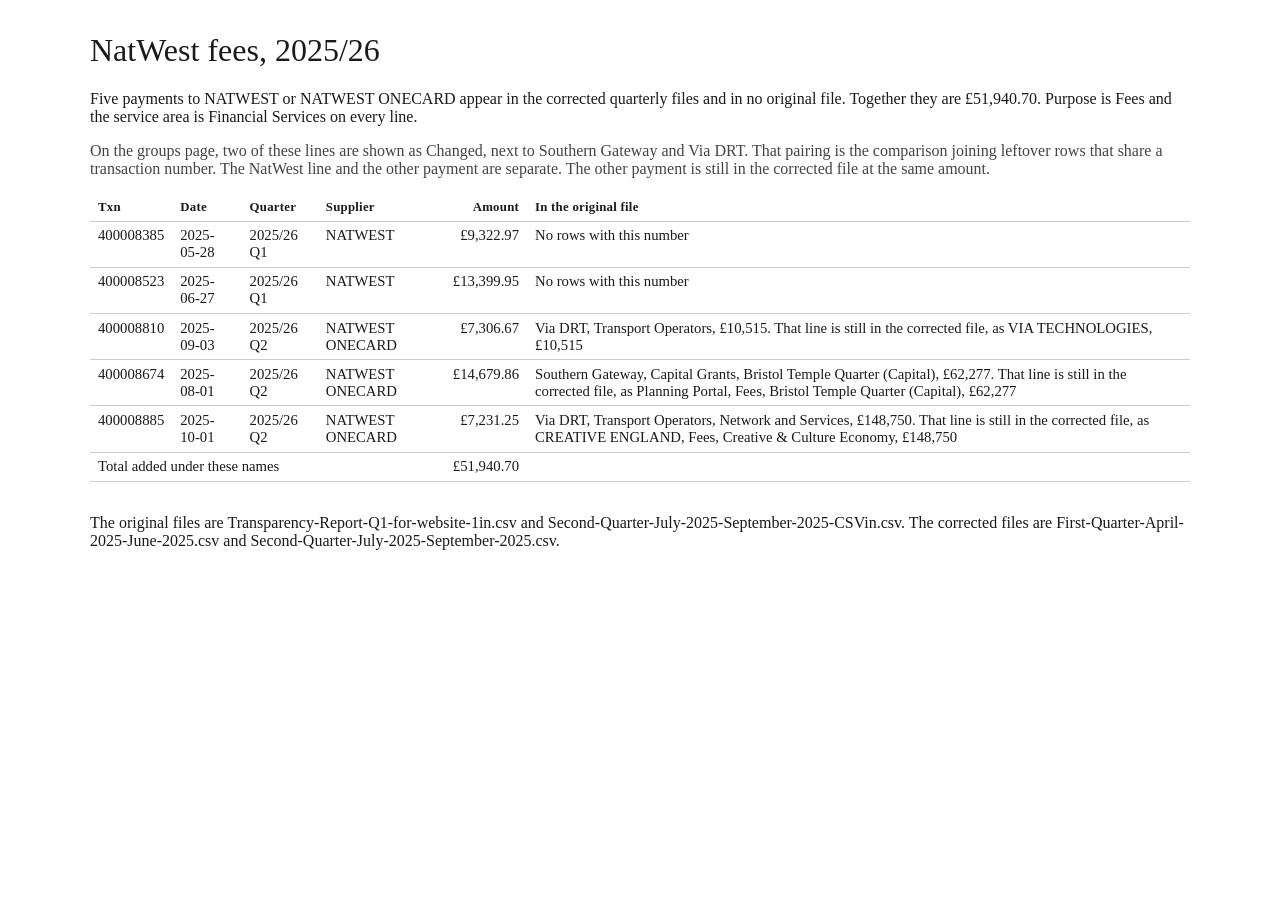
<file: report/natwest.html>
<!DOCTYPE html>
<html lang='en'><head><meta charset='utf-8'>
<title>NatWest fees, 2025/26</title>
<style>
body{font-family:Georgia,serif;max-width:1100px;margin:2rem auto;padding:0 1rem;color:#1a1a1a;}
h1,h2{font-weight:normal;} table{border-collapse:collapse;width:100%;margin:1rem 0 2rem;font-size:0.92rem;}
th,td{border-bottom:1px solid #ccc;text-align:left;padding:0.35rem 0.5rem;vertical-align:top;}
th{font-size:0.8rem;letter-spacing:0.02em;} td.num,th.num{text-align:right;}
p.note{color:#444;}
</style></head><body>
<h1>NatWest fees, 2025/26</h1>
<p>Five payments to NATWEST or NATWEST ONECARD appear in the corrected quarterly files and in no original file. Together they are £51,940.70. Purpose is Fees and the service area is Financial Services on every line.</p>
<p class='note'>On the groups page, two of these lines are shown as Changed, next to Southern Gateway and Via DRT. That pairing is the comparison joining leftover rows that share a transaction number. The NatWest line and the other payment are separate. The other payment is still in the corrected file at the same amount.</p>
<table><thead><tr><th>Txn</th><th>Date</th><th>Quarter</th><th>Supplier</th><th class='num'>Amount</th><th>In the original file</th></tr></thead><tbody>
<tr><td>400008385</td><td>2025-05-28</td><td>2025/26 Q1</td><td>NATWEST</td><td class='num'>£9,322.97</td><td>No rows with this number</td></tr>
<tr><td>400008523</td><td>2025-06-27</td><td>2025/26 Q1</td><td>NATWEST</td><td class='num'>£13,399.95</td><td>No rows with this number</td></tr>
<tr><td>400008810</td><td>2025-09-03</td><td>2025/26 Q2</td><td>NATWEST ONECARD</td><td class='num'>£7,306.67</td><td>Via DRT, Transport Operators, £10,515. That line is still in the corrected file, as VIA TECHNOLOGIES, £10,515</td></tr>
<tr><td>400008674</td><td>2025-08-01</td><td>2025/26 Q2</td><td>NATWEST ONECARD</td><td class='num'>£14,679.86</td><td>Southern Gateway, Capital Grants, Bristol Temple Quarter (Capital), £62,277. That line is still in the corrected file, as Planning Portal, Fees, Bristol Temple Quarter (Capital), £62,277</td></tr>
<tr><td>400008885</td><td>2025-10-01</td><td>2025/26 Q2</td><td>NATWEST ONECARD</td><td class='num'>£7,231.25</td><td>Via DRT, Transport Operators, Network and Services, £148,750. That line is still in the corrected file, as CREATIVE ENGLAND, Fees, Creative &amp; Culture Economy, £148,750</td></tr>
<tr><td colspan='4'>Total added under these names</td><td class='num'>£51,940.70</td><td></td></tr>
</tbody></table>
<p>The original files are Transparency-Report-Q1-for-website-1in.csv and Second-Quarter-July-2025-September-2025-CSVin.csv. The corrected files are First-Quarter-April-2025-June-2025.csv and Second-Quarter-July-2025-September-2025.csv.</p>
</body></html>
</file>
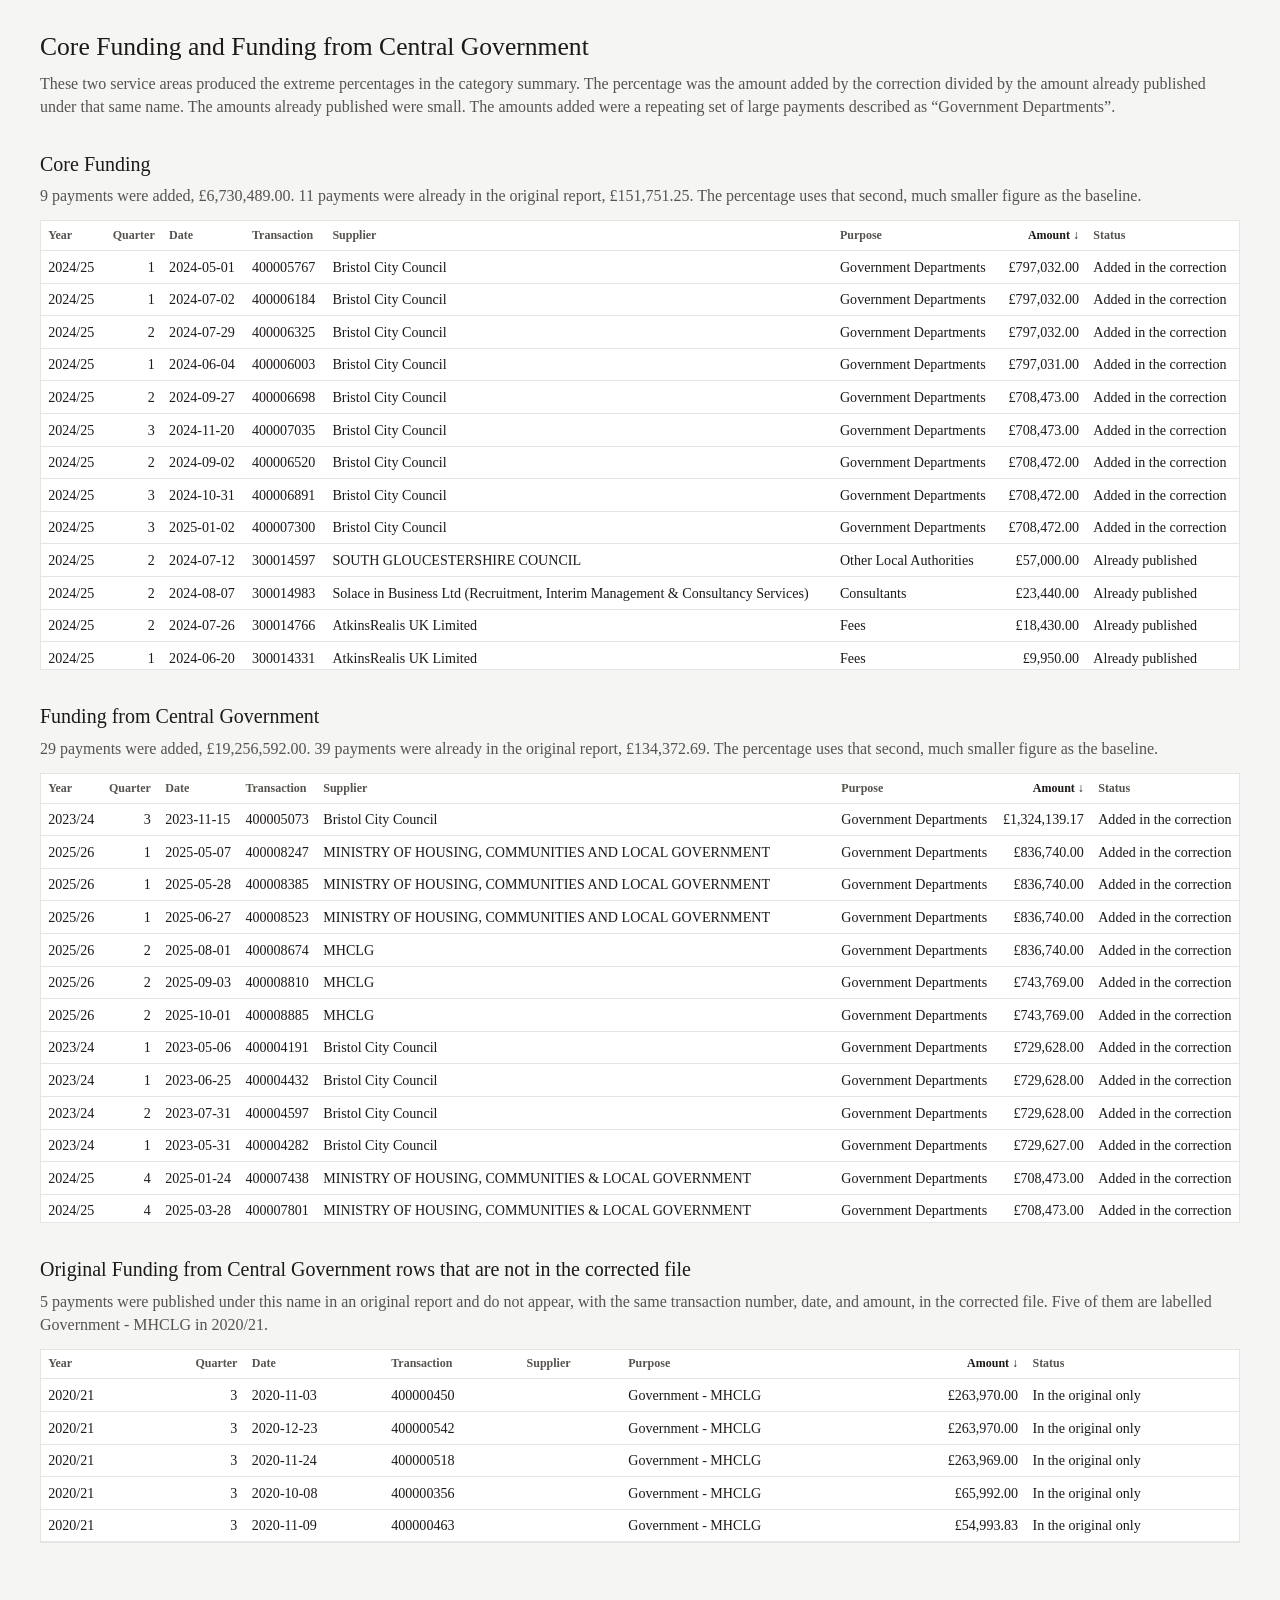
<file: report/outlier-funding.html>
<!DOCTYPE html>
<html lang="en">
<head>
<meta charset="utf-8">
<meta name="viewport" content="width=device-width, initial-scale=1">
<title>Core Funding and central government payments</title>
<style>
  :root { color-scheme: light; --ink:#1c1917; --muted:#57534e; --line:#e7e5e4; --paper:#f5f5f4; }
  body { margin:0; font: 16px/1.45 Georgia, "Iowan Old Style", serif; color: var(--ink); background: var(--paper); }
  main { max-width: 1200px; margin: 0 auto; padding: 1.75rem 1.1rem 3rem; }
  h1 { font-weight: 500; font-size: 1.6rem; margin: 0 0 0.4rem; }
  h2 { font-weight: 500; font-size: 1.25rem; margin: 2rem 0 0.35rem; }
  p { color: var(--muted); margin: 0.25rem 0 0.8rem; }
  .wrap { overflow: auto; max-height: 28rem; background: #fff; border: 1px solid var(--line); margin: 0.6rem 0 1rem; }
  table { width: 100%; border-collapse: separate; border-spacing: 0; font-size: 0.88rem; }
  th, td { text-align: left; padding: 0.35rem 0.45rem; border-bottom: 1px solid var(--line); vertical-align: top; background: #fff; }
  th { position: sticky; top: 0; z-index: 1; cursor: pointer; font-size: 0.75rem; color: var(--muted); white-space: nowrap; }
  td.num, th.num { text-align: right; font-variant-numeric: tabular-nums; }
  th.sorted { color: var(--ink); }
</style>
</head>
<body>
<main>
  <h1>Core Funding and Funding from Central Government</h1>
  <p>These two service areas produced the extreme percentages in the category summary. The percentage was the amount added by the correction divided by the amount already published under that same name. The amounts already published were small. The amounts added were a repeating set of large payments described as “Government Departments”.</p>
  <div id="report"></div>
</main>
<script>
const DATA = {"sections": [{"name": "Core Funding", "added_sum": 6730489.0, "added_n": 9, "kept_sum": 151751.25, "kept_n": 11, "rows": [{"year": "2024/25", "quarter": 1, "date": "2024-04-04", "txn": "300013373", "supplier": "AtkinsRealis UK Limited", "purpose": "Fees", "amount": 8095.0, "status": "Already published"}, {"year": "2024/25", "quarter": 1, "date": "2024-05-01", "txn": "300013685", "supplier": "31ten Consulting Ltd", "purpose": "Consultants", "amount": 5845.0, "status": "Already published"}, {"year": "2024/25", "quarter": 1, "date": "2024-05-01", "txn": "400005767", "supplier": "Bristol City Council", "purpose": "Government Departments", "amount": 797032.0, "status": "Added in the correction"}, {"year": "2024/25", "quarter": 1, "date": "2024-06-04", "txn": "400006003", "supplier": "Bristol City Council", "purpose": "Government Departments", "amount": 797031.0, "status": "Added in the correction"}, {"year": "2024/25", "quarter": 1, "date": "2024-06-20", "txn": "300014331", "supplier": "AtkinsRealis UK Limited", "purpose": "Fees", "amount": 9950.0, "status": "Already published"}, {"year": "2024/25", "quarter": 1, "date": "2024-07-02", "txn": "400006184", "supplier": "Bristol City Council", "purpose": "Government Departments", "amount": 797032.0, "status": "Added in the correction"}, {"year": "2024/25", "quarter": 2, "date": "2024-07-12", "txn": "300014597", "supplier": "SOUTH GLOUCESTERSHIRE COUNCIL", "purpose": "Other Local Authorities", "amount": 57000.0, "status": "Already published"}, {"year": "2024/25", "quarter": 2, "date": "2024-07-26", "txn": "300014766", "supplier": "AtkinsRealis UK Limited", "purpose": "Fees", "amount": 18430.0, "status": "Already published"}, {"year": "2024/25", "quarter": 2, "date": "2024-07-29", "txn": "400006325", "supplier": "Bristol City Council", "purpose": "Government Departments", "amount": 797032.0, "status": "Added in the correction"}, {"year": "2024/25", "quarter": 2, "date": "2024-08-07", "txn": "300014983", "supplier": "Solace in Business Ltd (Recruitment, Interim Management & Consultancy Services)", "purpose": "Consultants", "amount": 23440.0, "status": "Already published"}, {"year": "2024/25", "quarter": 2, "date": "2024-08-08", "txn": "300014985", "supplier": "Solace in Business Ltd (Recruitment, Interim Management & Consultancy Services)", "purpose": "Consultants", "amount": 5860.0, "status": "Already published"}, {"year": "2024/25", "quarter": 2, "date": "2024-09-02", "txn": "400006520", "supplier": "Bristol City Council", "purpose": "Government Departments", "amount": 708472.0, "status": "Added in the correction"}, {"year": "2024/25", "quarter": 2, "date": "2024-09-27", "txn": "400006698", "supplier": "Bristol City Council", "purpose": "Government Departments", "amount": 708473.0, "status": "Added in the correction"}, {"year": "2024/25", "quarter": 3, "date": "2024-09-30", "txn": "300015616", "supplier": "FARRPOINT LTD", "purpose": "Consultants", "amount": 1256.25, "status": "Already published"}, {"year": "2024/25", "quarter": 3, "date": "2024-10-23", "txn": "300015983", "supplier": "NEVILLE MURTON CONSULTING LTD", "purpose": "Consultants", "amount": 3937.5, "status": "Already published"}, {"year": "2024/25", "quarter": 3, "date": "2024-10-30", "txn": "300016125", "supplier": "NEVILLE MURTON CONSULTING LTD", "purpose": "Consultants", "amount": 9625.0, "status": "Already published"}, {"year": "2024/25", "quarter": 3, "date": "2024-10-31", "txn": "400006891", "supplier": "Bristol City Council", "purpose": "Government Departments", "amount": 708472.0, "status": "Added in the correction"}, {"year": "2024/25", "quarter": 3, "date": "2024-11-20", "txn": "400007035", "supplier": "Bristol City Council", "purpose": "Government Departments", "amount": 708473.0, "status": "Added in the correction"}, {"year": "2024/25", "quarter": 3, "date": "2024-11-29", "txn": "300016572", "supplier": "NEVILLE MURTON CONSULTING LTD", "purpose": "Consultants", "amount": 8312.5, "status": "Already published"}, {"year": "2024/25", "quarter": 3, "date": "2025-01-02", "txn": "400007300", "supplier": "Bristol City Council", "purpose": "Government Departments", "amount": 708472.0, "status": "Added in the correction"}], "later": []}, {"name": "Funding from Central Government", "added_sum": 19256592.0, "added_n": 29, "kept_sum": 134372.69, "kept_n": 39, "rows": [{"year": "2020/21", "quarter": 1, "date": "2021-05-14", "txn": "300003117", "supplier": "THE LEP NETWORK LIMITED", "purpose": "Fees", "amount": 7000.0, "status": "Added in the correction"}, {"year": "2022/23", "quarter": 2, "date": "2022-07-20", "txn": "300006422", "supplier": "THE LEP NETWORK LIMITED", "purpose": "Fees", "amount": 7000.0, "status": "Already published"}, {"year": "2022/23", "quarter": 3, "date": "2022-11-28", "txn": "400003390", "supplier": "Bristol City Council", "purpose": "Government Departments", "amount": 544689.0, "status": "Added in the correction"}, {"year": "2022/23", "quarter": 3, "date": "2023-01-04", "txn": "400003531", "supplier": "Bristol City Council", "purpose": "Government Departments", "amount": 544690.0, "status": "Added in the correction"}, {"year": "2022/23", "quarter": 4, "date": "2023-02-01", "txn": "400003671", "supplier": "Bristol City Council", "purpose": "Government Departments", "amount": 544689.0, "status": "Added in the correction"}, {"year": "2022/23", "quarter": 4, "date": "2023-02-23", "txn": "400003779", "supplier": "Bristol City Council", "purpose": "Government Departments", "amount": 544690.0, "status": "Added in the correction"}, {"year": "2022/23", "quarter": 4, "date": "2023-03-29", "txn": "400003915", "supplier": "Bristol City Council", "purpose": "Government Departments", "amount": 544689.0, "status": "Added in the correction"}, {"year": "2023/24", "quarter": 1, "date": "2023-05-06", "txn": "400004191", "supplier": "Bristol City Council", "purpose": "Government Departments", "amount": 729628.0, "status": "Added in the correction"}, {"year": "2023/24", "quarter": 1, "date": "2023-05-23", "txn": "300009597", "supplier": "THE LEP NETWORK LIMITED", "purpose": "Fees", "amount": 3500.0, "status": "Already published"}, {"year": "2023/24", "quarter": 1, "date": "2023-05-31", "txn": "400004282", "supplier": "Bristol City Council", "purpose": "Government Departments", "amount": 729627.0, "status": "Added in the correction"}, {"year": "2023/24", "quarter": 1, "date": "2023-06-25", "txn": "400004432", "supplier": "Bristol City Council", "purpose": "Government Departments", "amount": 729628.0, "status": "Added in the correction"}, {"year": "2023/24", "quarter": 2, "date": "2023-07-31", "txn": "400004597", "supplier": "Bristol City Council", "purpose": "Government Departments", "amount": 729628.0, "status": "Added in the correction"}, {"year": "2023/24", "quarter": 2, "date": "2023-08-29", "txn": "400004707", "supplier": "Bristol City Council", "purpose": "Government Departments", "amount": 648558.0, "status": "Added in the correction"}, {"year": "2023/24", "quarter": 2, "date": "2023-09-25", "txn": "400004811", "supplier": "Bristol City Council", "purpose": "Government Departments", "amount": 648557.0, "status": "Added in the correction"}, {"year": "2023/24", "quarter": 3, "date": "2023-09-28", "txn": "300011052", "supplier": "BATH & NORTH EAST SOMERSET COUNCIL GENERAL SUSPSENSE ACCOUNT", "purpose": "Severance Costs", "amount": 530.35, "status": "Already published"}, {"year": "2023/24", "quarter": 3, "date": "2023-10-11", "txn": "300011210", "supplier": "BATH & NORTH EAST SOMERSET COUNCIL GENERAL SUSPSENSE ACCOUNT", "purpose": "Severance Costs", "amount": 530.35, "status": "Already published"}, {"year": "2023/24", "quarter": 3, "date": "2023-10-24", "txn": "300011342", "supplier": "BATH & NORTH EAST SOMERSET COUNCIL GENERAL SUSPSENSE ACCOUNT", "purpose": "Severance Costs", "amount": 530.35, "status": "Already published"}, {"year": "2023/24", "quarter": 3, "date": "2023-10-25", "txn": "400004944", "supplier": "Bristol City Council", "purpose": "Government Departments", "amount": 648558.0, "status": "Added in the correction"}, {"year": "2023/24", "quarter": 3, "date": "2023-11-07", "txn": "300011481", "supplier": "BATH & NORTH EAST SOMERSET COUNCIL GENERAL SUSPSENSE ACCOUNT", "purpose": "Severance Costs", "amount": 530.35, "status": "Already published"}, {"year": "2023/24", "quarter": 3, "date": "2023-11-07", "txn": "300011482", "supplier": "BATH & NORTH EAST SOMERSET COUNCIL GENERAL SUSPSENSE ACCOUNT", "purpose": "Severance Costs", "amount": 515.76, "status": "Already published"}, {"year": "2023/24", "quarter": 3, "date": "2023-11-15", "txn": "400005073", "supplier": "Bristol City Council", "purpose": "Government Departments", "amount": 1324139.17, "status": "Added in the correction"}, {"year": "2023/24", "quarter": 3, "date": "2023-11-15", "txn": "400005073", "supplier": "Bristol City Council", "purpose": "Government Departments", "amount": 135115.83, "status": "Added in the correction"}, {"year": "2023/24", "quarter": 3, "date": "2023-11-22", "txn": "300011666", "supplier": "BATH & NORTH EAST SOMERSET COUNCIL GENERAL SUSPSENSE ACCOUNT", "purpose": "Severance Costs", "amount": 530.35, "status": "Already published"}, {"year": "2023/24", "quarter": 3, "date": "2023-11-27", "txn": "400005088", "supplier": "Bristol City Council", "purpose": "Government Departments", "amount": 648558.0, "status": "Added in the correction"}, {"year": "2023/24", "quarter": 3, "date": "2023-12-07", "txn": "300011843", "supplier": "BATH & NORTH EAST SOMERSET COUNCIL GENERAL SUSPSENSE ACCOUNT", "purpose": "Severance Costs", "amount": 530.35, "status": "Already published"}, {"year": "2023/24", "quarter": 3, "date": "2023-12-20", "txn": "300012045", "supplier": "BATH & NORTH EAST SOMERSET COUNCIL GENERAL SUSPSENSE ACCOUNT", "purpose": "Severance Costs", "amount": 530.35, "status": "Already published"}, {"year": "2023/24", "quarter": 3, "date": "2023-12-22", "txn": "400005181", "supplier": "Bristol City Council", "purpose": "Government Departments", "amount": 648558.0, "status": "Added in the correction"}, {"year": "2023/24", "quarter": 4, "date": "2024-01-02", "txn": "300012107", "supplier": "BATH & NORTH EAST SOMERSET COUNCIL GENERAL SUSPSENSE ACCOUNT", "purpose": "Severance Costs", "amount": 530.35, "status": "Already published"}, {"year": "2023/24", "quarter": 4, "date": "2024-01-26", "txn": "300012398", "supplier": "AtkinsRealis UK Limited", "purpose": "Fees", "amount": 13524.7, "status": "Already published"}, {"year": "2023/24", "quarter": 4, "date": "2024-01-29", "txn": "400005277", "supplier": "Bristol City Council", "purpose": "Government Departments", "amount": 648558.0, "status": "Added in the correction"}, {"year": "2023/24", "quarter": 4, "date": "2024-02-14", "txn": "300012644", "supplier": "BATH & NORTH EAST SOMERSET COUNCIL GENERAL SUSPSENSE ACCOUNT", "purpose": "Severance Costs", "amount": 530.35, "status": "Already published"}, {"year": "2023/24", "quarter": 4, "date": "2024-02-23", "txn": "300012749", "supplier": "CENTRE FOR GOVERNANCE AND SCRUTINY", "purpose": "Strategy & Service Works", "amount": 3939.74, "status": "Already published"}, {"year": "2023/24", "quarter": 4, "date": "2024-02-28", "txn": "300012797", "supplier": "31ten Consulting Ltd", "purpose": "Consultants", "amount": 12000.0, "status": "Already published"}, {"year": "2023/24", "quarter": 4, "date": "2024-03-01", "txn": "400005405", "supplier": "Bristol City Council", "purpose": "Government Departments", "amount": 648558.0, "status": "Added in the correction"}, {"year": "2023/24", "quarter": 4, "date": "2024-03-08", "txn": "300012950", "supplier": "BATH & NORTH EAST SOMERSET COUNCIL GENERAL SUSPSENSE ACCOUNT", "purpose": "Severance Costs", "amount": 530.35, "status": "Already published"}, {"year": "2023/24", "quarter": 4, "date": "2024-03-14", "txn": "300013038", "supplier": "FARRPOINT LTD", "purpose": "Consultants", "amount": 1950.0, "status": "Already published"}, {"year": "2023/24", "quarter": 4, "date": "2024-03-22", "txn": "300013248", "supplier": "BATH & NORTH EAST SOMERSET COUNCIL GENERAL SUSPSENSE ACCOUNT", "purpose": "Severance Costs", "amount": 530.35, "status": "Already published"}, {"year": "2023/24", "quarter": 4, "date": "2024-03-22", "txn": "300013267", "supplier": "[REDACTED]", "purpose": "Consultants", "amount": 4456.99, "status": "Already published"}, {"year": "2023/24", "quarter": 4, "date": "2024-03-25", "txn": "400005502", "supplier": "Bristol City Council", "purpose": "Government Departments", "amount": 648558.0, "status": "Added in the correction"}, {"year": "2024/25", "quarter": 4, "date": "2024-09-03", "txn": "300015204", "supplier": "FARRPOINT LTD", "purpose": "Consultants", "amount": 2700.0, "status": "Already published"}, {"year": "2024/25", "quarter": 4, "date": "2024-12-02", "txn": "300016592", "supplier": "FARRPOINT LTD", "purpose": "Consultants", "amount": 2053.12, "status": "Already published"}, {"year": "2024/25", "quarter": 4, "date": "2024-12-30", "txn": "300016968", "supplier": "FARRPOINT LTD", "purpose": "Consultants", "amount": 5201.56, "status": "Already published"}, {"year": "2024/25", "quarter": 4, "date": "2025-01-08", "txn": "300017059", "supplier": "NEVILLE MURTON CONSULTING LTD", "purpose": "Consultants", "amount": 4812.5, "status": "Already published"}, {"year": "2024/25", "quarter": 4, "date": "2025-01-24", "txn": "400007438", "supplier": "MINISTRY OF HOUSING, COMMUNITIES & LOCAL GOVERNMENT", "purpose": "Government Departments", "amount": 708473.0, "status": "Added in the correction"}, {"year": "2024/25", "quarter": 4, "date": "2025-01-30", "txn": "300017380", "supplier": "BATH & NORTH EAST SOMERSET COUNCIL GENERAL SUSPSENSE ACCOUNT", "purpose": "Severance Costs", "amount": 565.88, "status": "Already published"}, {"year": "2024/25", "quarter": 4, "date": "2025-01-31", "txn": "300017385", "supplier": "FARRPOINT LTD", "purpose": "Consultants", "amount": 3318.75, "status": "Already published"}, {"year": "2024/25", "quarter": 4, "date": "2025-02-04", "txn": "300017435", "supplier": "NEVILLE MURTON CONSULTING LTD", "purpose": "Consultants", "amount": 5906.25, "status": "Already published"}, {"year": "2024/25", "quarter": 4, "date": "2025-02-24", "txn": "400007593", "supplier": "MINISTRY OF HOUSING, COMMUNITIES & LOCAL GOVERNMENT", "purpose": "Government Departments", "amount": 708472.0, "status": "Added in the correction"}, {"year": "2024/25", "quarter": 4, "date": "2025-02-25", "txn": "300017777", "supplier": "BATH & NORTH EAST SOMERSET COUNCIL GENERAL SUSPSENSE ACCOUNT", "purpose": "Severance Costs", "amount": 565.88, "status": "Already published"}, {"year": "2024/25", "quarter": 4, "date": "2025-02-27", "txn": "300017841", "supplier": "NEVILLE MURTON CONSULTING LTD", "purpose": "Consultants", "amount": 7875.0, "status": "Already published"}, {"year": "2024/25", "quarter": 4, "date": "2025-02-27", "txn": "300017853", "supplier": "WSP UK LIMITED", "purpose": "Fees", "amount": 7560.0, "status": "Already published"}, {"year": "2024/25", "quarter": 4, "date": "2025-03-18", "txn": "300018241", "supplier": "BATH & NORTH EAST SOMERSET COUNCIL GENERAL SUSPSENSE ACCOUNT", "purpose": "Severance Costs", "amount": 565.88, "status": "Already published"}, {"year": "2024/25", "quarter": 4, "date": "2025-03-28", "txn": "400007801", "supplier": "MINISTRY OF HOUSING, COMMUNITIES & LOCAL GOVERNMENT", "purpose": "Government Departments", "amount": 708473.0, "status": "Added in the correction"}, {"year": "2025/26", "quarter": 1, "date": "2025-04-02", "txn": "300018544", "supplier": "NEVILLE MURTON CONSULTING LTD", "purpose": "Consultants", "amount": 8093.75, "status": "Already published"}, {"year": "2025/26", "quarter": 1, "date": "2025-04-02", "txn": "300018553", "supplier": "SPACEHIVE LTD", "purpose": "Consultants", "amount": 18620.0, "status": "Already published"}, {"year": "2025/26", "quarter": 1, "date": "2025-05-07", "txn": "400008247", "supplier": "MINISTRY OF HOUSING, COMMUNITIES AND LOCAL GOVERNMENT", "purpose": "Government Departments", "amount": 836740.0, "status": "Added in the correction"}, {"year": "2025/26", "quarter": 1, "date": "2025-05-15", "txn": "300019166", "supplier": "NEVILLE MURTON CONSULTING LTD", "purpose": "Consultants", "amount": 5687.5, "status": "Already published"}, {"year": "2025/26", "quarter": 1, "date": "2025-05-22", "txn": "300019278", "supplier": "NEVILLE MURTON CONSULTING LTD", "purpose": "Consultants", "amount": 5250.0, "status": "Already published"}, {"year": "2025/26", "quarter": 1, "date": "2025-05-28", "txn": "400008385", "supplier": "MINISTRY OF HOUSING, COMMUNITIES AND LOCAL GOVERNMENT", "purpose": "Government Departments", "amount": 836740.0, "status": "Added in the correction"}, {"year": "2025/26", "quarter": 2, "date": "2025-06-04", "txn": "300019379", "supplier": "BATH & NORTH EAST SOMERSET COUNCIL GENERAL SUSPSENSE ACCOUNT", "purpose": "Severance Costs", "amount": 573.58, "status": "Already published"}, {"year": "2025/26", "quarter": 2, "date": "2025-06-10", "txn": "300019455", "supplier": "BATH & NORTH EAST SOMERSET COUNCIL GENERAL SUSPSENSE ACCOUNT", "purpose": "Severance Costs", "amount": 575.5, "status": "Already published"}, {"year": "2025/26", "quarter": 2, "date": "2025-06-16", "txn": "300019566", "supplier": "BATH & NORTH EAST SOMERSET COUNCIL GENERAL SUSPSENSE ACCOUNT", "purpose": "Severance Costs", "amount": 575.5, "status": "Already published"}, {"year": "2025/26", "quarter": 1, "date": "2025-06-27", "txn": "400008523", "supplier": "MINISTRY OF HOUSING, COMMUNITIES AND LOCAL GOVERNMENT", "purpose": "Government Departments", "amount": 836740.0, "status": "Added in the correction"}, {"year": "2025/26", "quarter": 2, "date": "2025-07-18", "txn": "300020057", "supplier": "BATH & NORTH EAST SOMERSET COUNCIL GENERAL SUSPSENSE ACCOUNT", "purpose": "Severance Costs", "amount": 575.5, "status": "Already published"}, {"year": "2025/26", "quarter": 2, "date": "2025-08-01", "txn": "400008674", "supplier": "MHCLG", "purpose": "Government Departments", "amount": 836740.0, "status": "Added in the correction"}, {"year": "2025/26", "quarter": 2, "date": "2025-08-14", "txn": "300020467", "supplier": "BATH & NORTH EAST SOMERSET COUNCIL GENERAL SUSPSENSE ACCOUNT", "purpose": "Severance Costs", "amount": 575.5, "status": "Already published"}, {"year": "2025/26", "quarter": 2, "date": "2025-09-03", "txn": "400008810", "supplier": "MHCLG", "purpose": "Government Departments", "amount": 743769.0, "status": "Added in the correction"}, {"year": "2025/26", "quarter": 2, "date": "2025-10-01", "txn": "400008885", "supplier": "MHCLG", "purpose": "Government Departments", "amount": 743769.0, "status": "Added in the correction"}], "later": []}], "original_only": [{"year": "2020/21", "quarter": 3, "date": "2020-10-08", "txn": "400000356", "supplier": "", "purpose": "Government - MHCLG", "amount": 65992.0, "status": "In the original only"}, {"year": "2020/21", "quarter": 3, "date": "2020-11-03", "txn": "400000450", "supplier": "", "purpose": "Government - MHCLG", "amount": 263970.0, "status": "In the original only"}, {"year": "2020/21", "quarter": 3, "date": "2020-11-09", "txn": "400000463", "supplier": "", "purpose": "Government - MHCLG", "amount": 54993.83, "status": "In the original only"}, {"year": "2020/21", "quarter": 3, "date": "2020-11-24", "txn": "400000518", "supplier": "", "purpose": "Government - MHCLG", "amount": 263969.0, "status": "In the original only"}, {"year": "2020/21", "quarter": 3, "date": "2020-12-23", "txn": "400000542", "supplier": "", "purpose": "Government - MHCLG", "amount": 263970.0, "status": "In the original only"}]};
const GBP = new Intl.NumberFormat("en-GB", { style: "currency", currency: "GBP", minimumFractionDigits: 2, maximumFractionDigits: 2 });
const esc = (s) => String(s ?? "").replace(/[&<>]/g, (c) => ({"&":"&amp;","<":"&lt;",">":"&gt;"}[c]));

function table(rows, extra) {
  const host = document.createElement("div");
  host.className = "wrap";
  const columns = [
    ["year", "Year", "text"],
    ["quarter", "Quarter", "number"],
    ["date", "Date", "text"],
    ["txn", "Transaction", "text"],
    ["supplier", "Supplier", "text"],
    ["purpose", "Purpose", "text"],
    ["amount", "Amount", "number"],
    ["status", "Status", "text"],
  ];
  let key = "amount", dir = -1;
  const tableEl = document.createElement("table");
  const thead = document.createElement("thead");
  const tr = document.createElement("tr");
  columns.forEach(([k, label, type]) => {
    const th = document.createElement("th");
    th.textContent = label;
    th.dataset.key = k;
    th.dataset.label = label;
    th.dataset.type = type;
    if (type === "number") th.classList.add("num");
    th.addEventListener("click", () => {
      if (key === k) dir = -dir;
      else { key = k; dir = type === "number" ? -1 : 1; }
      draw();
    });
    tr.appendChild(th);
  });
  thead.appendChild(tr);
  const tbody = document.createElement("tbody");
  tableEl.appendChild(thead);
  tableEl.appendChild(tbody);
  host.appendChild(tableEl);
  function draw() {
    const sorted = rows.slice().sort((a, b) => {
      const av = a[key], bv = b[key];
      if (typeof av === "number" && typeof bv === "number") return (av - bv) * dir;
      return String(av).localeCompare(String(bv), "en", { numeric: true }) * dir;
    });
    tbody.innerHTML = sorted.map((r) => `<tr>
      <td>${esc(r.year)}</td><td class="num">${r.quarter}</td><td>${esc(r.date)}</td><td>${esc(r.txn)}</td>
      <td>${esc(r.supplier)}</td><td>${esc(r.purpose)}</td><td class="num">${GBP.format(r.amount)}</td><td>${esc(r.status)}</td>
    </tr>`).join("");
    thead.querySelectorAll("th").forEach((th) => {
      th.classList.toggle("sorted", th.dataset.key === key);
      th.textContent = th.dataset.label + (th.dataset.key === key ? (dir < 0 ? " ↓" : " ↑") : "");
    });
  }
  draw();
  return host;
}

const root = document.getElementById("report");
for (const section of DATA.sections) {
  const h = document.createElement("h2");
  h.textContent = section.name;
  const p = document.createElement("p");
  p.textContent = `${section.added_n} payments were added, ${GBP.format(section.added_sum)}. ${section.kept_n} payments were already in the original report, ${GBP.format(section.kept_sum)}. The percentage uses that second, much smaller figure as the baseline.`;
  root.appendChild(h);
  root.appendChild(p);
  root.appendChild(table(section.rows));
}
const h = document.createElement("h2");
h.textContent = "Original Funding from Central Government rows that are not in the corrected file";
const p = document.createElement("p");
p.textContent = DATA.original_only.length
  ? `${DATA.original_only.length} payments were published under this name in an original report and do not appear, with the same transaction number, date, and amount, in the corrected file. Five of them are labelled Government - MHCLG in 2020/21.`
  : "";
root.appendChild(h);
root.appendChild(p);
if (DATA.original_only.length) root.appendChild(table(DATA.original_only));
</script>
</body>
</html>
</file>
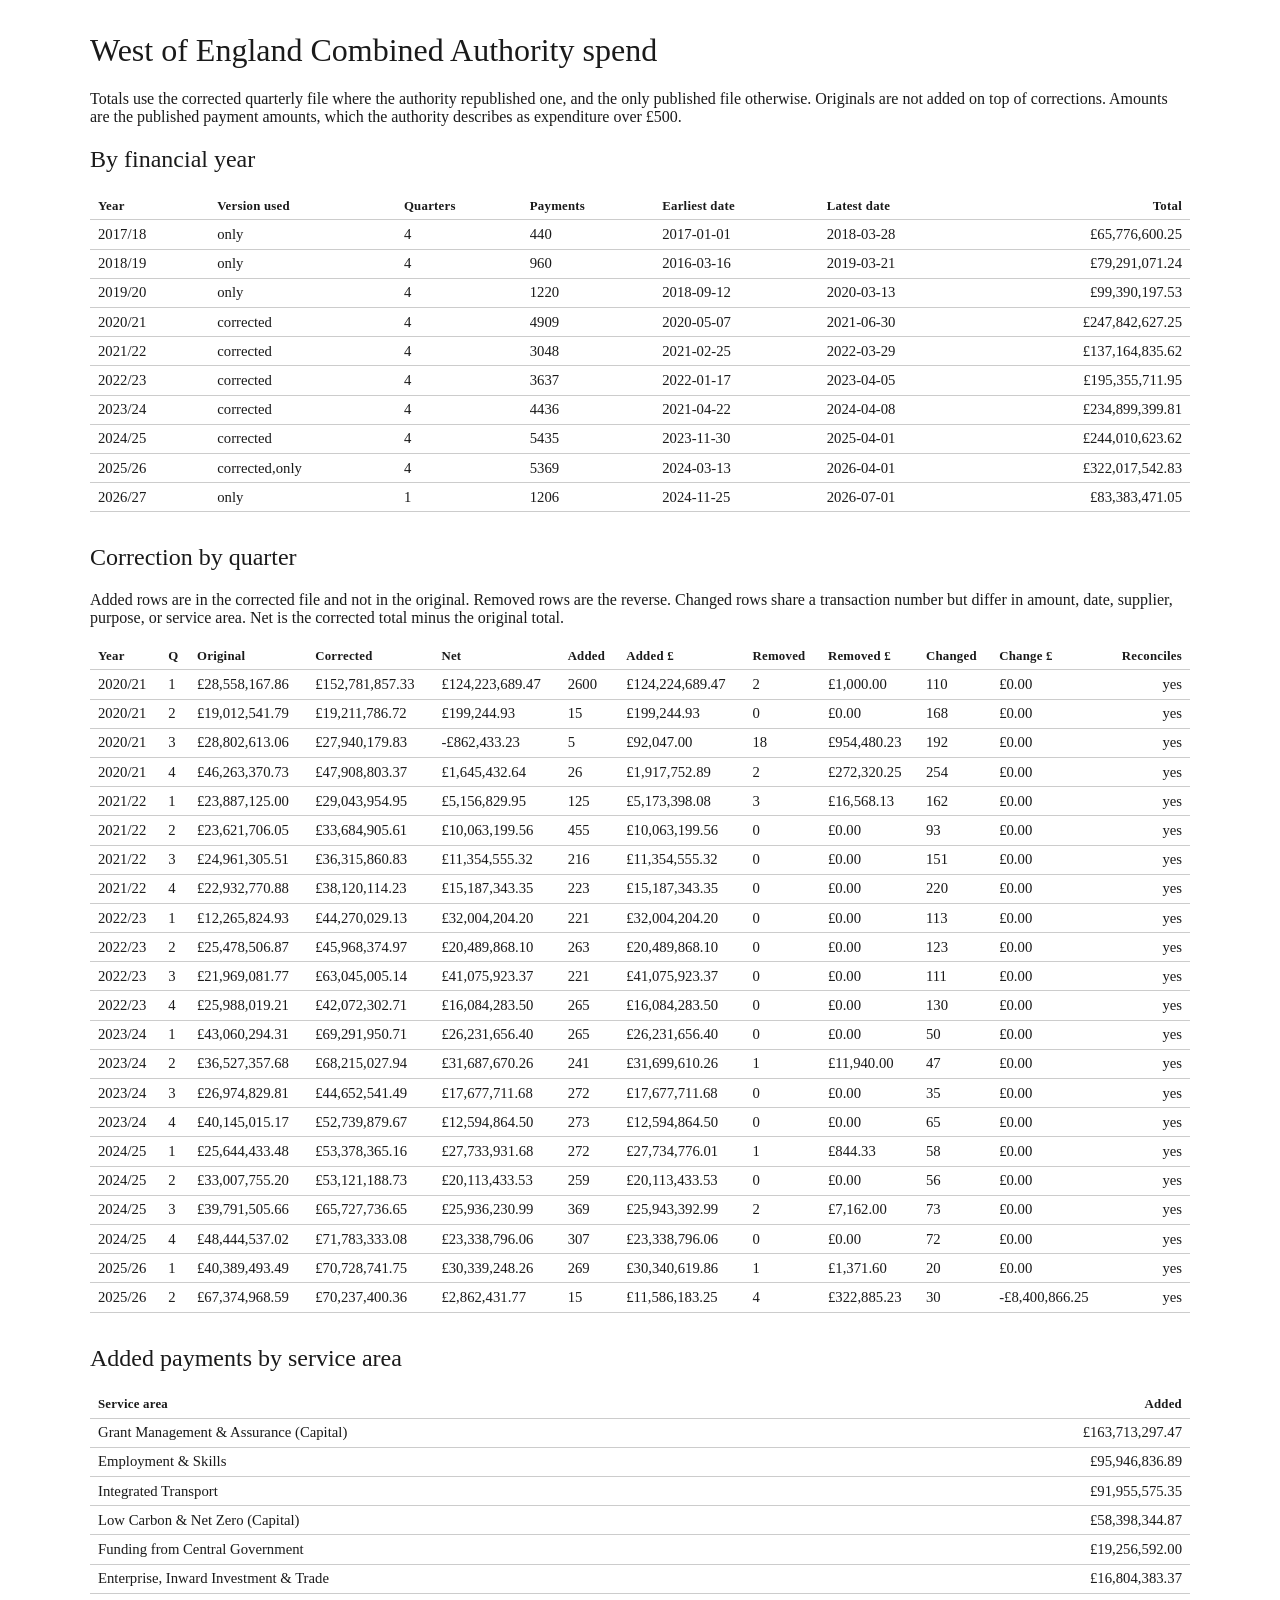
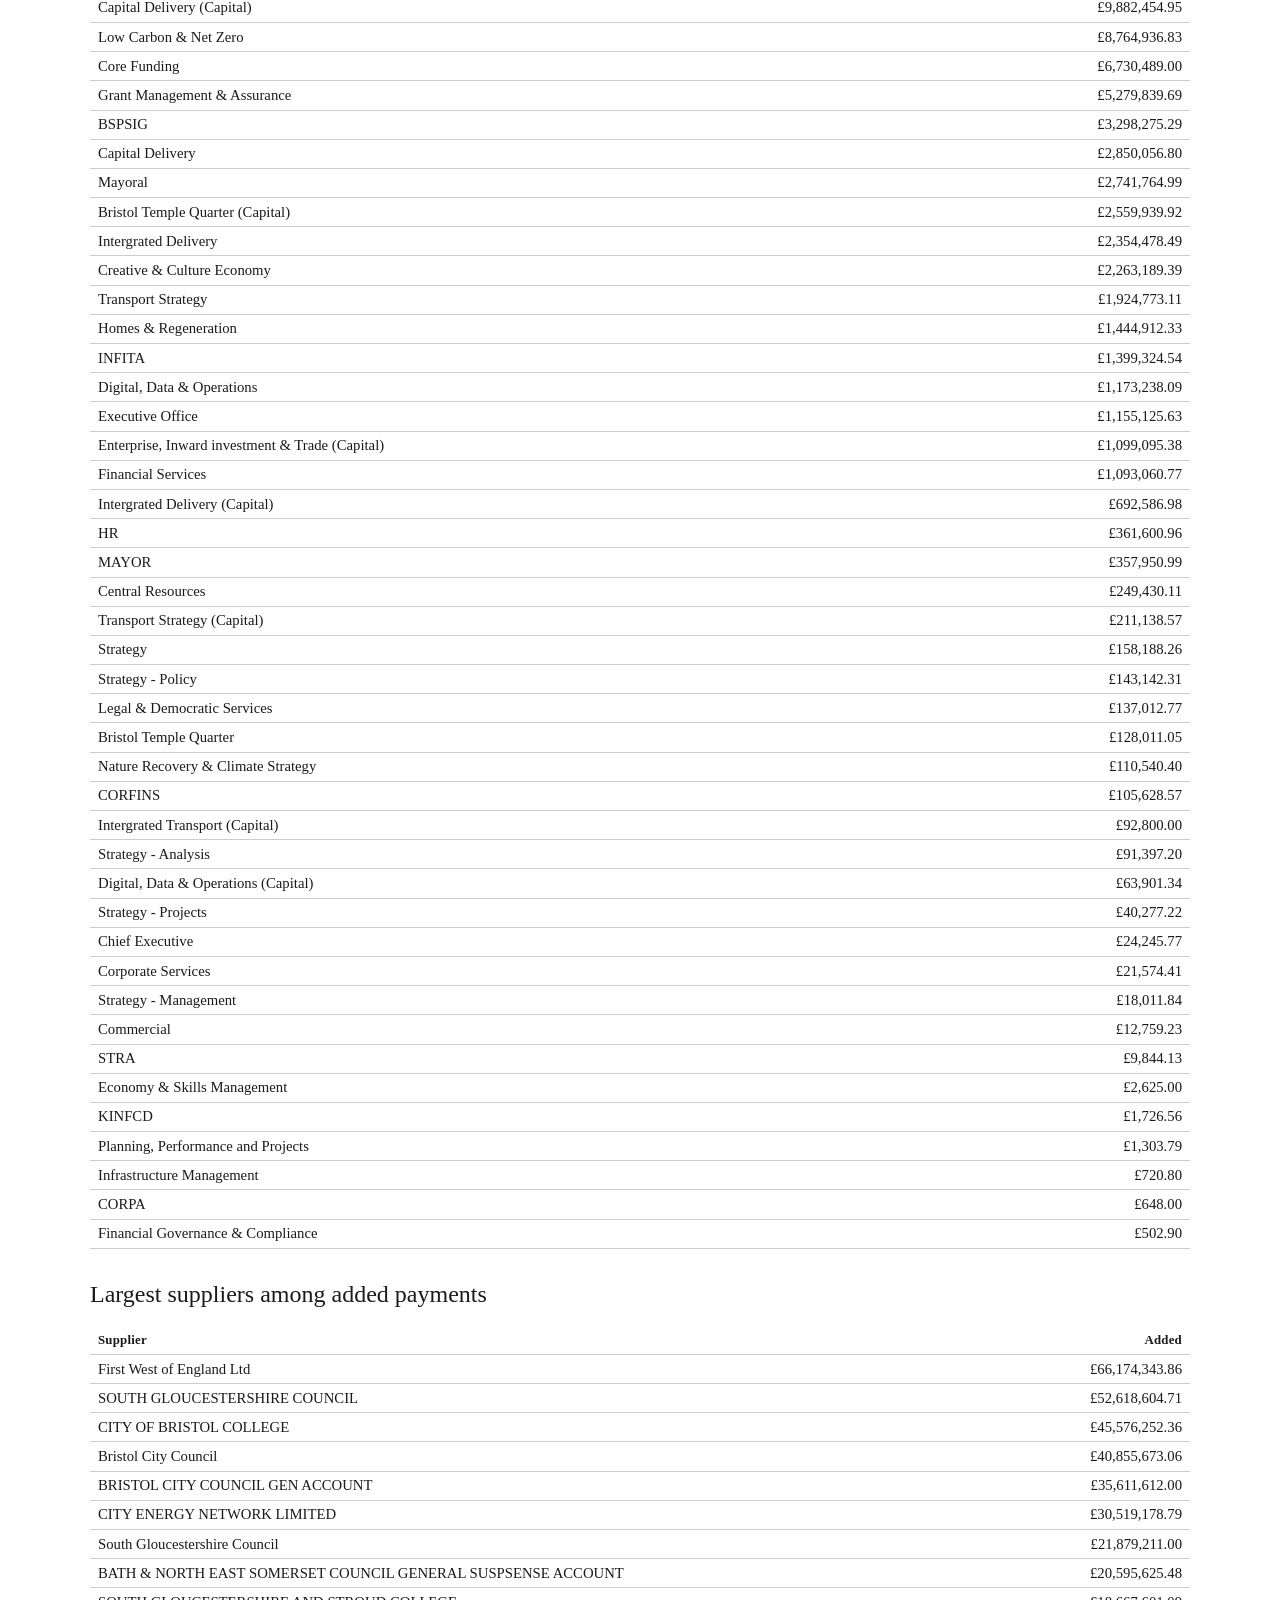
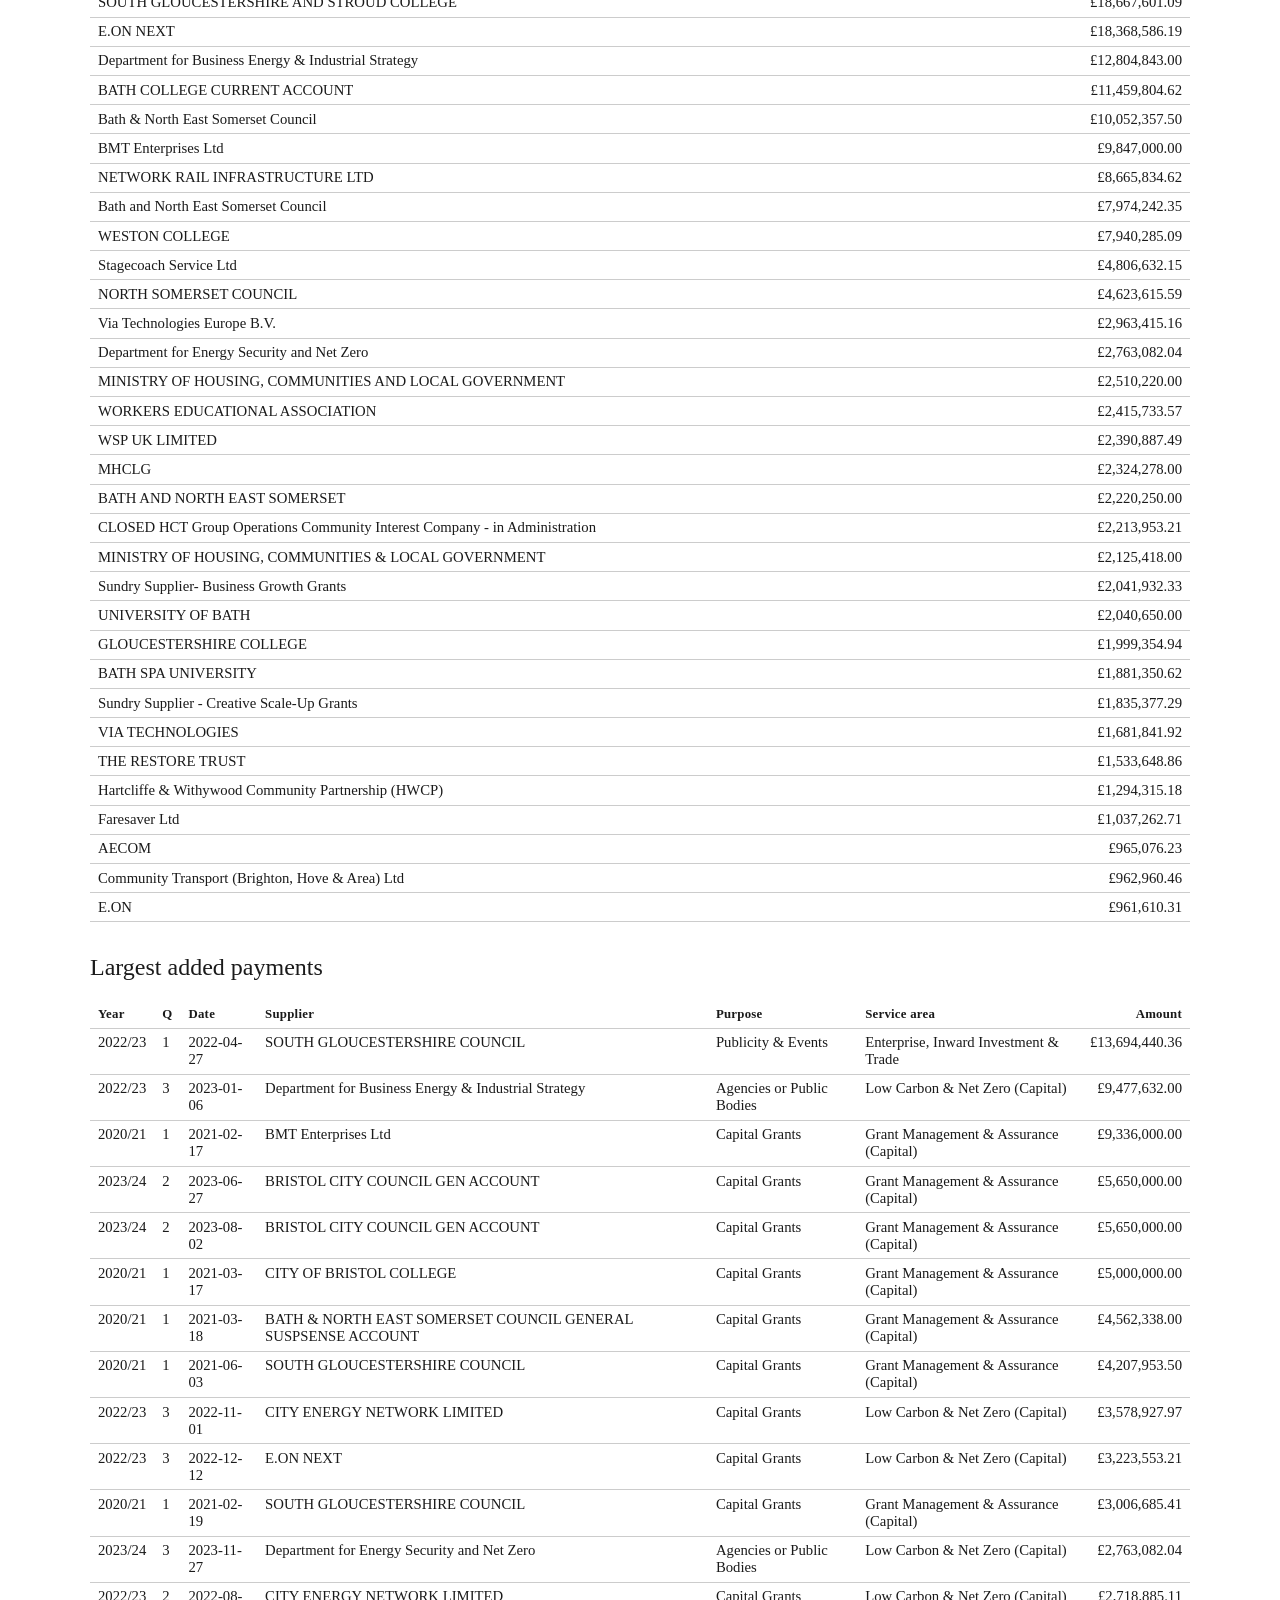
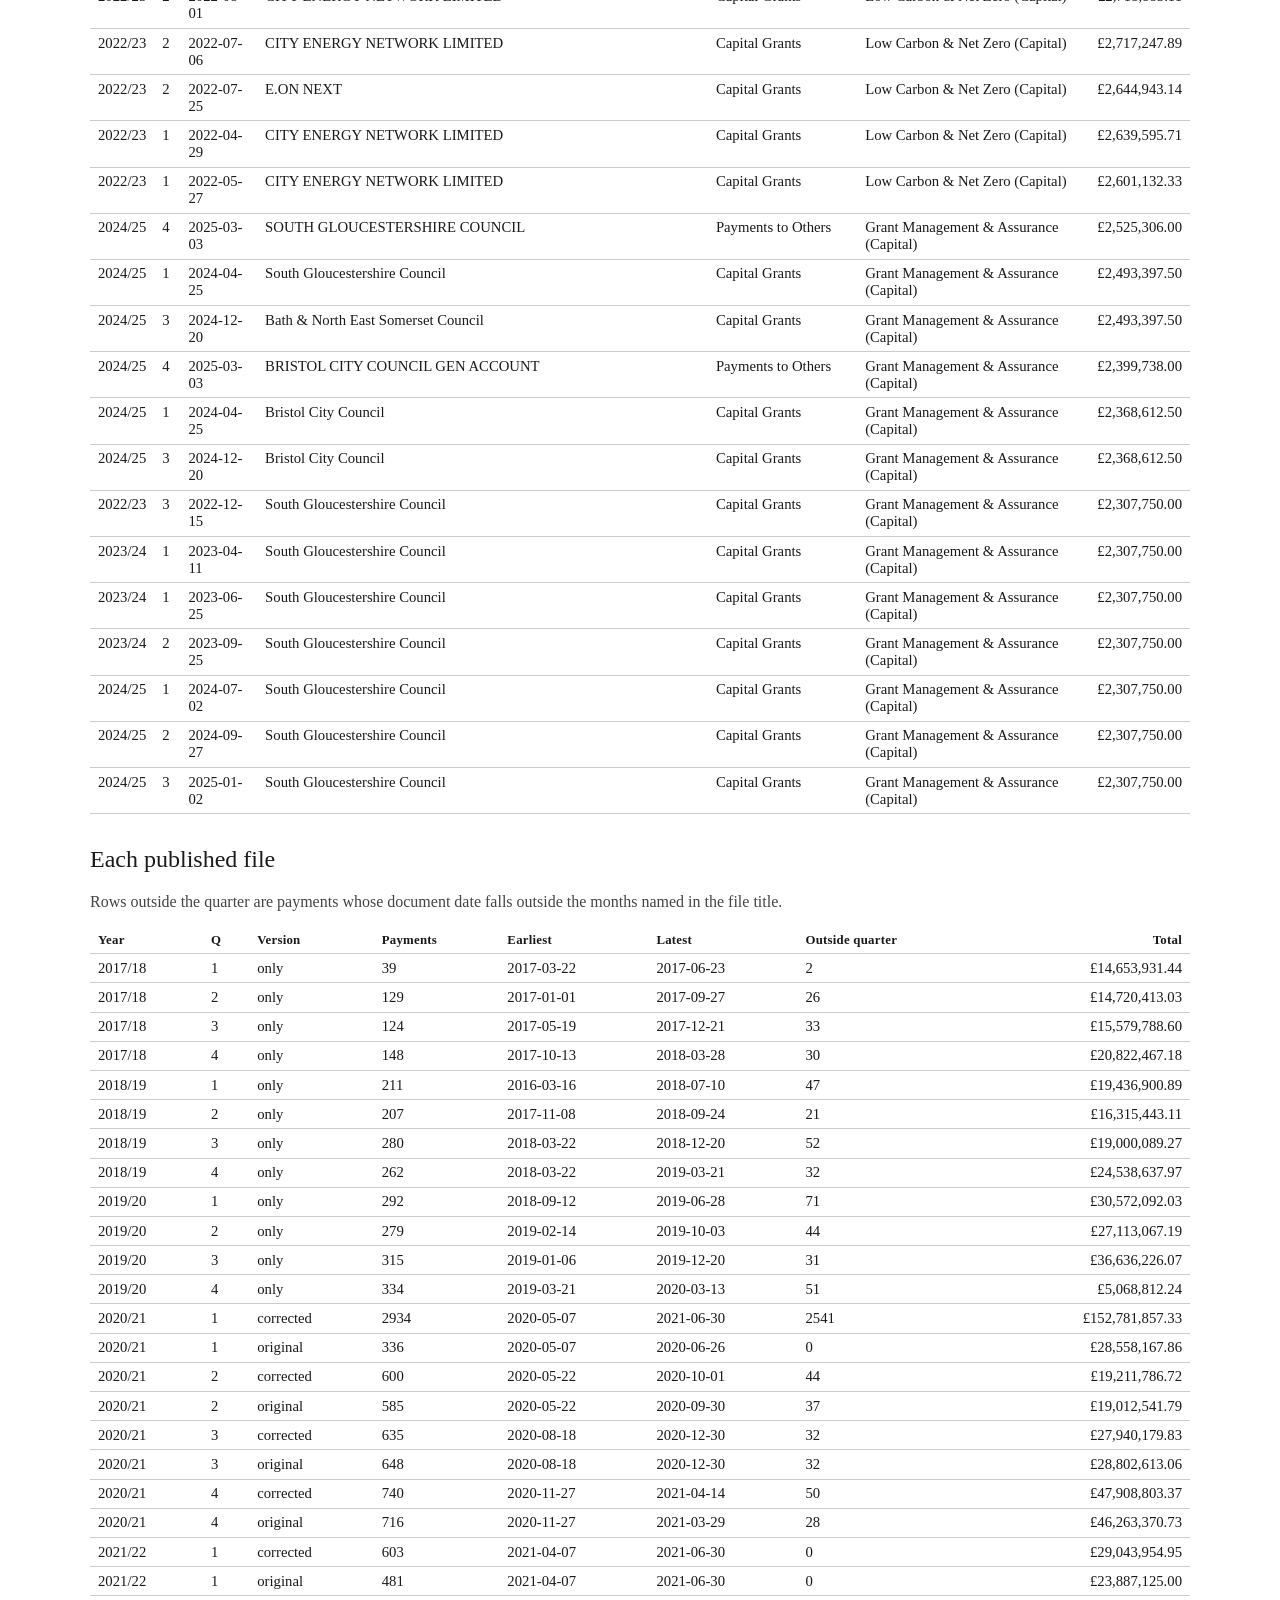
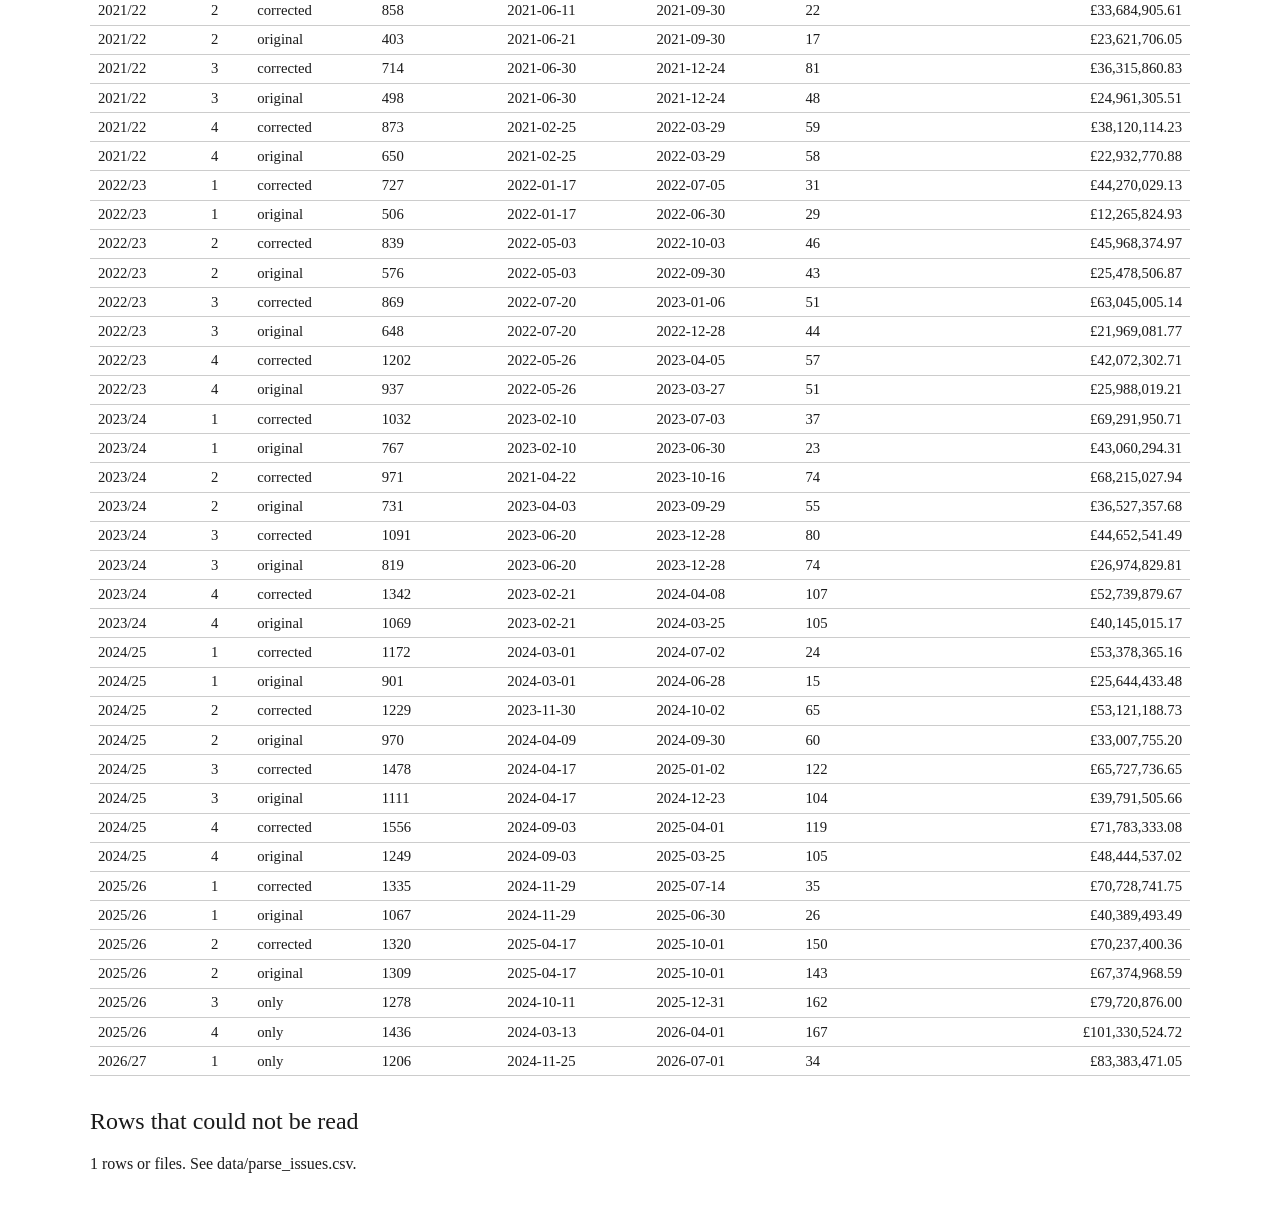
<file: report/random-summary.html>
<!DOCTYPE html>
<html lang='en'><head><meta charset='utf-8'>
<title>WECA spend corrections</title>
<style>
body{font-family:Georgia,serif;max-width:1100px;margin:2rem auto;padding:0 1rem;color:#1a1a1a;}
h1,h2{font-weight:normal;} table{border-collapse:collapse;width:100%;margin:1rem 0 2rem;font-size:0.92rem;}
th,td{border-bottom:1px solid #ccc;text-align:left;padding:0.35rem 0.5rem;vertical-align:top;}
th{font-size:0.8rem;letter-spacing:0.02em;} td:last-child,th:last-child{text-align:right;}
p.note{color:#444;}
</style></head><body>
<h1>West of England Combined Authority spend</h1>
<p>Totals use the corrected quarterly file where the authority republished one, and the only published file otherwise. Originals are not added on top of corrections. Amounts are the published payment amounts, which the authority describes as expenditure over £500.</p>
<h2>By financial year</h2>
<table><thead><tr><th>Year</th><th>Version used</th><th>Quarters</th><th>Payments</th><th>Earliest date</th><th>Latest date</th><th>Total</th></tr></thead><tbody><tr><td>2017/18</td><td>only</td><td>4</td><td>440</td><td>2017-01-01</td><td>2018-03-28</td><td>£65,776,600.25</td></tr><tr><td>2018/19</td><td>only</td><td>4</td><td>960</td><td>2016-03-16</td><td>2019-03-21</td><td>£79,291,071.24</td></tr><tr><td>2019/20</td><td>only</td><td>4</td><td>1220</td><td>2018-09-12</td><td>2020-03-13</td><td>£99,390,197.53</td></tr><tr><td>2020/21</td><td>corrected</td><td>4</td><td>4909</td><td>2020-05-07</td><td>2021-06-30</td><td>£247,842,627.25</td></tr><tr><td>2021/22</td><td>corrected</td><td>4</td><td>3048</td><td>2021-02-25</td><td>2022-03-29</td><td>£137,164,835.62</td></tr><tr><td>2022/23</td><td>corrected</td><td>4</td><td>3637</td><td>2022-01-17</td><td>2023-04-05</td><td>£195,355,711.95</td></tr><tr><td>2023/24</td><td>corrected</td><td>4</td><td>4436</td><td>2021-04-22</td><td>2024-04-08</td><td>£234,899,399.81</td></tr><tr><td>2024/25</td><td>corrected</td><td>4</td><td>5435</td><td>2023-11-30</td><td>2025-04-01</td><td>£244,010,623.62</td></tr><tr><td>2025/26</td><td>corrected,only</td><td>4</td><td>5369</td><td>2024-03-13</td><td>2026-04-01</td><td>£322,017,542.83</td></tr><tr><td>2026/27</td><td>only</td><td>1</td><td>1206</td><td>2024-11-25</td><td>2026-07-01</td><td>£83,383,471.05</td></tr></tbody></table>
<h2>Correction by quarter</h2>
<p>Added rows are in the corrected file and not in the original. Removed rows are the reverse. Changed rows share a transaction number but differ in amount, date, supplier, purpose, or service area. Net is the corrected total minus the original total.</p>
<table><thead><tr><th>Year</th><th>Q</th><th>Original</th><th>Corrected</th><th>Net</th><th>Added</th><th>Added £</th><th>Removed</th><th>Removed £</th><th>Changed</th><th>Change £</th><th>Reconciles</th></tr></thead><tbody><tr><td>2020/21</td><td>1</td><td>£28,558,167.86</td><td>£152,781,857.33</td><td>£124,223,689.47</td><td>2600</td><td>£124,224,689.47</td><td>2</td><td>£1,000.00</td><td>110</td><td>£0.00</td><td>yes</td></tr><tr><td>2020/21</td><td>2</td><td>£19,012,541.79</td><td>£19,211,786.72</td><td>£199,244.93</td><td>15</td><td>£199,244.93</td><td>0</td><td>£0.00</td><td>168</td><td>£0.00</td><td>yes</td></tr><tr><td>2020/21</td><td>3</td><td>£28,802,613.06</td><td>£27,940,179.83</td><td>-£862,433.23</td><td>5</td><td>£92,047.00</td><td>18</td><td>£954,480.23</td><td>192</td><td>£0.00</td><td>yes</td></tr><tr><td>2020/21</td><td>4</td><td>£46,263,370.73</td><td>£47,908,803.37</td><td>£1,645,432.64</td><td>26</td><td>£1,917,752.89</td><td>2</td><td>£272,320.25</td><td>254</td><td>£0.00</td><td>yes</td></tr><tr><td>2021/22</td><td>1</td><td>£23,887,125.00</td><td>£29,043,954.95</td><td>£5,156,829.95</td><td>125</td><td>£5,173,398.08</td><td>3</td><td>£16,568.13</td><td>162</td><td>£0.00</td><td>yes</td></tr><tr><td>2021/22</td><td>2</td><td>£23,621,706.05</td><td>£33,684,905.61</td><td>£10,063,199.56</td><td>455</td><td>£10,063,199.56</td><td>0</td><td>£0.00</td><td>93</td><td>£0.00</td><td>yes</td></tr><tr><td>2021/22</td><td>3</td><td>£24,961,305.51</td><td>£36,315,860.83</td><td>£11,354,555.32</td><td>216</td><td>£11,354,555.32</td><td>0</td><td>£0.00</td><td>151</td><td>£0.00</td><td>yes</td></tr><tr><td>2021/22</td><td>4</td><td>£22,932,770.88</td><td>£38,120,114.23</td><td>£15,187,343.35</td><td>223</td><td>£15,187,343.35</td><td>0</td><td>£0.00</td><td>220</td><td>£0.00</td><td>yes</td></tr><tr><td>2022/23</td><td>1</td><td>£12,265,824.93</td><td>£44,270,029.13</td><td>£32,004,204.20</td><td>221</td><td>£32,004,204.20</td><td>0</td><td>£0.00</td><td>113</td><td>£0.00</td><td>yes</td></tr><tr><td>2022/23</td><td>2</td><td>£25,478,506.87</td><td>£45,968,374.97</td><td>£20,489,868.10</td><td>263</td><td>£20,489,868.10</td><td>0</td><td>£0.00</td><td>123</td><td>£0.00</td><td>yes</td></tr><tr><td>2022/23</td><td>3</td><td>£21,969,081.77</td><td>£63,045,005.14</td><td>£41,075,923.37</td><td>221</td><td>£41,075,923.37</td><td>0</td><td>£0.00</td><td>111</td><td>£0.00</td><td>yes</td></tr><tr><td>2022/23</td><td>4</td><td>£25,988,019.21</td><td>£42,072,302.71</td><td>£16,084,283.50</td><td>265</td><td>£16,084,283.50</td><td>0</td><td>£0.00</td><td>130</td><td>£0.00</td><td>yes</td></tr><tr><td>2023/24</td><td>1</td><td>£43,060,294.31</td><td>£69,291,950.71</td><td>£26,231,656.40</td><td>265</td><td>£26,231,656.40</td><td>0</td><td>£0.00</td><td>50</td><td>£0.00</td><td>yes</td></tr><tr><td>2023/24</td><td>2</td><td>£36,527,357.68</td><td>£68,215,027.94</td><td>£31,687,670.26</td><td>241</td><td>£31,699,610.26</td><td>1</td><td>£11,940.00</td><td>47</td><td>£0.00</td><td>yes</td></tr><tr><td>2023/24</td><td>3</td><td>£26,974,829.81</td><td>£44,652,541.49</td><td>£17,677,711.68</td><td>272</td><td>£17,677,711.68</td><td>0</td><td>£0.00</td><td>35</td><td>£0.00</td><td>yes</td></tr><tr><td>2023/24</td><td>4</td><td>£40,145,015.17</td><td>£52,739,879.67</td><td>£12,594,864.50</td><td>273</td><td>£12,594,864.50</td><td>0</td><td>£0.00</td><td>65</td><td>£0.00</td><td>yes</td></tr><tr><td>2024/25</td><td>1</td><td>£25,644,433.48</td><td>£53,378,365.16</td><td>£27,733,931.68</td><td>272</td><td>£27,734,776.01</td><td>1</td><td>£844.33</td><td>58</td><td>£0.00</td><td>yes</td></tr><tr><td>2024/25</td><td>2</td><td>£33,007,755.20</td><td>£53,121,188.73</td><td>£20,113,433.53</td><td>259</td><td>£20,113,433.53</td><td>0</td><td>£0.00</td><td>56</td><td>£0.00</td><td>yes</td></tr><tr><td>2024/25</td><td>3</td><td>£39,791,505.66</td><td>£65,727,736.65</td><td>£25,936,230.99</td><td>369</td><td>£25,943,392.99</td><td>2</td><td>£7,162.00</td><td>73</td><td>£0.00</td><td>yes</td></tr><tr><td>2024/25</td><td>4</td><td>£48,444,537.02</td><td>£71,783,333.08</td><td>£23,338,796.06</td><td>307</td><td>£23,338,796.06</td><td>0</td><td>£0.00</td><td>72</td><td>£0.00</td><td>yes</td></tr><tr><td>2025/26</td><td>1</td><td>£40,389,493.49</td><td>£70,728,741.75</td><td>£30,339,248.26</td><td>269</td><td>£30,340,619.86</td><td>1</td><td>£1,371.60</td><td>20</td><td>£0.00</td><td>yes</td></tr><tr><td>2025/26</td><td>2</td><td>£67,374,968.59</td><td>£70,237,400.36</td><td>£2,862,431.77</td><td>15</td><td>£11,586,183.25</td><td>4</td><td>£322,885.23</td><td>30</td><td>-£8,400,866.25</td><td>yes</td></tr></tbody></table>
<h2>Added payments by service area</h2>
<table><thead><tr><th>Service area</th><th>Added</th></tr></thead><tbody><tr><td>Grant Management &amp; Assurance (Capital)</td><td>£163,713,297.47</td></tr><tr><td>Employment &amp; Skills</td><td>£95,946,836.89</td></tr><tr><td>Integrated Transport</td><td>£91,955,575.35</td></tr><tr><td>Low Carbon &amp; Net Zero (Capital)</td><td>£58,398,344.87</td></tr><tr><td>Funding from Central Government</td><td>£19,256,592.00</td></tr><tr><td>Enterprise, Inward Investment &amp; Trade</td><td>£16,804,383.37</td></tr><tr><td>Capital Delivery (Capital)</td><td>£9,882,454.95</td></tr><tr><td>Low Carbon &amp; Net Zero</td><td>£8,764,936.83</td></tr><tr><td>Core Funding</td><td>£6,730,489.00</td></tr><tr><td>Grant Management &amp; Assurance</td><td>£5,279,839.69</td></tr><tr><td>BSPSIG</td><td>£3,298,275.29</td></tr><tr><td>Capital Delivery</td><td>£2,850,056.80</td></tr><tr><td>Mayoral</td><td>£2,741,764.99</td></tr><tr><td>Bristol Temple Quarter (Capital)</td><td>£2,559,939.92</td></tr><tr><td>Intergrated Delivery</td><td>£2,354,478.49</td></tr><tr><td>Creative &amp; Culture Economy</td><td>£2,263,189.39</td></tr><tr><td>Transport Strategy</td><td>£1,924,773.11</td></tr><tr><td>Homes &amp; Regeneration</td><td>£1,444,912.33</td></tr><tr><td>INFITA</td><td>£1,399,324.54</td></tr><tr><td>Digital, Data &amp; Operations</td><td>£1,173,238.09</td></tr><tr><td>Executive Office</td><td>£1,155,125.63</td></tr><tr><td>Enterprise, Inward investment &amp; Trade (Capital)</td><td>£1,099,095.38</td></tr><tr><td>Financial Services</td><td>£1,093,060.77</td></tr><tr><td>Intergrated Delivery (Capital)</td><td>£692,586.98</td></tr><tr><td>HR</td><td>£361,600.96</td></tr><tr><td>MAYOR</td><td>£357,950.99</td></tr><tr><td>Central Resources</td><td>£249,430.11</td></tr><tr><td>Transport Strategy (Capital)</td><td>£211,138.57</td></tr><tr><td>Strategy</td><td>£158,188.26</td></tr><tr><td>Strategy - Policy</td><td>£143,142.31</td></tr><tr><td>Legal &amp; Democratic Services</td><td>£137,012.77</td></tr><tr><td>Bristol Temple Quarter</td><td>£128,011.05</td></tr><tr><td>Nature Recovery &amp; Climate Strategy</td><td>£110,540.40</td></tr><tr><td>CORFINS</td><td>£105,628.57</td></tr><tr><td>Intergrated Transport (Capital)</td><td>£92,800.00</td></tr><tr><td>Strategy - Analysis</td><td>£91,397.20</td></tr><tr><td>Digital, Data &amp; Operations (Capital)</td><td>£63,901.34</td></tr><tr><td>Strategy - Projects</td><td>£40,277.22</td></tr><tr><td>Chief Executive</td><td>£24,245.77</td></tr><tr><td>Corporate Services</td><td>£21,574.41</td></tr><tr><td>Strategy - Management</td><td>£18,011.84</td></tr><tr><td>Commercial</td><td>£12,759.23</td></tr><tr><td>STRA</td><td>£9,844.13</td></tr><tr><td>Economy &amp; Skills Management</td><td>£2,625.00</td></tr><tr><td>KINFCD</td><td>£1,726.56</td></tr><tr><td>Planning, Performance and Projects</td><td>£1,303.79</td></tr><tr><td>Infrastructure Management</td><td>£720.80</td></tr><tr><td>CORPA</td><td>£648.00</td></tr><tr><td>Financial Governance &amp; Compliance</td><td>£502.90</td></tr></tbody></table>
<h2>Largest suppliers among added payments</h2>
<table><thead><tr><th>Supplier</th><th>Added</th></tr></thead><tbody><tr><td>First West of England Ltd</td><td>£66,174,343.86</td></tr><tr><td>SOUTH GLOUCESTERSHIRE COUNCIL</td><td>£52,618,604.71</td></tr><tr><td>CITY OF BRISTOL COLLEGE</td><td>£45,576,252.36</td></tr><tr><td>Bristol City Council</td><td>£40,855,673.06</td></tr><tr><td>BRISTOL CITY COUNCIL GEN ACCOUNT</td><td>£35,611,612.00</td></tr><tr><td>CITY ENERGY NETWORK LIMITED</td><td>£30,519,178.79</td></tr><tr><td>South Gloucestershire Council</td><td>£21,879,211.00</td></tr><tr><td>BATH &amp; NORTH EAST SOMERSET COUNCIL GENERAL SUSPSENSE ACCOUNT</td><td>£20,595,625.48</td></tr><tr><td>SOUTH GLOUCESTERSHIRE AND STROUD COLLEGE</td><td>£18,667,601.09</td></tr><tr><td>E.ON NEXT</td><td>£18,368,586.19</td></tr><tr><td>Department for Business Energy &amp; Industrial Strategy</td><td>£12,804,843.00</td></tr><tr><td>BATH COLLEGE CURRENT ACCOUNT</td><td>£11,459,804.62</td></tr><tr><td>Bath &amp; North East Somerset Council</td><td>£10,052,357.50</td></tr><tr><td>BMT Enterprises Ltd</td><td>£9,847,000.00</td></tr><tr><td>NETWORK RAIL INFRASTRUCTURE LTD</td><td>£8,665,834.62</td></tr><tr><td>Bath and North East Somerset Council</td><td>£7,974,242.35</td></tr><tr><td>WESTON COLLEGE</td><td>£7,940,285.09</td></tr><tr><td>Stagecoach Service Ltd</td><td>£4,806,632.15</td></tr><tr><td>NORTH SOMERSET COUNCIL</td><td>£4,623,615.59</td></tr><tr><td>Via Technologies Europe B.V.</td><td>£2,963,415.16</td></tr><tr><td>Department for Energy Security and Net Zero</td><td>£2,763,082.04</td></tr><tr><td>MINISTRY OF HOUSING, COMMUNITIES AND LOCAL GOVERNMENT</td><td>£2,510,220.00</td></tr><tr><td>WORKERS EDUCATIONAL ASSOCIATION</td><td>£2,415,733.57</td></tr><tr><td>WSP UK LIMITED</td><td>£2,390,887.49</td></tr><tr><td>MHCLG</td><td>£2,324,278.00</td></tr><tr><td>BATH AND NORTH EAST SOMERSET</td><td>£2,220,250.00</td></tr><tr><td>CLOSED HCT Group Operations Community Interest Company - in Administration</td><td>£2,213,953.21</td></tr><tr><td>MINISTRY OF HOUSING, COMMUNITIES &amp; LOCAL GOVERNMENT</td><td>£2,125,418.00</td></tr><tr><td>Sundry Supplier- Business Growth Grants</td><td>£2,041,932.33</td></tr><tr><td>UNIVERSITY OF BATH</td><td>£2,040,650.00</td></tr><tr><td>GLOUCESTERSHIRE COLLEGE</td><td>£1,999,354.94</td></tr><tr><td>BATH SPA UNIVERSITY</td><td>£1,881,350.62</td></tr><tr><td>Sundry Supplier - Creative Scale-Up Grants</td><td>£1,835,377.29</td></tr><tr><td>VIA TECHNOLOGIES</td><td>£1,681,841.92</td></tr><tr><td>THE RESTORE TRUST</td><td>£1,533,648.86</td></tr><tr><td>Hartcliffe &amp; Withywood Community Partnership (HWCP)</td><td>£1,294,315.18</td></tr><tr><td>Faresaver Ltd</td><td>£1,037,262.71</td></tr><tr><td>AECOM</td><td>£965,076.23</td></tr><tr><td>Community Transport (Brighton, Hove &amp; Area) Ltd</td><td>£962,960.46</td></tr><tr><td>E.ON</td><td>£961,610.31</td></tr></tbody></table>
<h2>Largest added payments</h2>
<table><thead><tr><th>Year</th><th>Q</th><th>Date</th><th>Supplier</th><th>Purpose</th><th>Service area</th><th>Amount</th></tr></thead><tbody><tr><td>2022/23</td><td>1</td><td>2022-04-27</td><td>SOUTH GLOUCESTERSHIRE COUNCIL</td><td>Publicity &amp; Events</td><td>Enterprise, Inward Investment &amp; Trade</td><td>£13,694,440.36</td></tr><tr><td>2022/23</td><td>3</td><td>2023-01-06</td><td>Department for Business Energy &amp; Industrial Strategy</td><td>Agencies or Public Bodies</td><td>Low Carbon &amp; Net Zero (Capital)</td><td>£9,477,632.00</td></tr><tr><td>2020/21</td><td>1</td><td>2021-02-17</td><td>BMT Enterprises Ltd</td><td>Capital Grants</td><td>Grant Management &amp; Assurance (Capital)</td><td>£9,336,000.00</td></tr><tr><td>2023/24</td><td>2</td><td>2023-06-27</td><td>BRISTOL CITY COUNCIL GEN ACCOUNT</td><td>Capital Grants</td><td>Grant Management &amp; Assurance (Capital)</td><td>£5,650,000.00</td></tr><tr><td>2023/24</td><td>2</td><td>2023-08-02</td><td>BRISTOL CITY COUNCIL GEN ACCOUNT</td><td>Capital Grants</td><td>Grant Management &amp; Assurance (Capital)</td><td>£5,650,000.00</td></tr><tr><td>2020/21</td><td>1</td><td>2021-03-17</td><td>CITY OF BRISTOL COLLEGE</td><td>Capital Grants</td><td>Grant Management &amp; Assurance (Capital)</td><td>£5,000,000.00</td></tr><tr><td>2020/21</td><td>1</td><td>2021-03-18</td><td>BATH &amp; NORTH EAST SOMERSET COUNCIL GENERAL SUSPSENSE ACCOUNT</td><td>Capital Grants</td><td>Grant Management &amp; Assurance (Capital)</td><td>£4,562,338.00</td></tr><tr><td>2020/21</td><td>1</td><td>2021-06-03</td><td>SOUTH GLOUCESTERSHIRE COUNCIL</td><td>Capital Grants</td><td>Grant Management &amp; Assurance (Capital)</td><td>£4,207,953.50</td></tr><tr><td>2022/23</td><td>3</td><td>2022-11-01</td><td>CITY ENERGY NETWORK LIMITED</td><td>Capital Grants</td><td>Low Carbon &amp; Net Zero (Capital)</td><td>£3,578,927.97</td></tr><tr><td>2022/23</td><td>3</td><td>2022-12-12</td><td>E.ON NEXT</td><td>Capital Grants</td><td>Low Carbon &amp; Net Zero (Capital)</td><td>£3,223,553.21</td></tr><tr><td>2020/21</td><td>1</td><td>2021-02-19</td><td>SOUTH GLOUCESTERSHIRE COUNCIL</td><td>Capital Grants</td><td>Grant Management &amp; Assurance (Capital)</td><td>£3,006,685.41</td></tr><tr><td>2023/24</td><td>3</td><td>2023-11-27</td><td>Department for Energy Security and Net Zero</td><td>Agencies or Public Bodies</td><td>Low Carbon &amp; Net Zero (Capital)</td><td>£2,763,082.04</td></tr><tr><td>2022/23</td><td>2</td><td>2022-08-01</td><td>CITY ENERGY NETWORK LIMITED</td><td>Capital Grants</td><td>Low Carbon &amp; Net Zero (Capital)</td><td>£2,718,885.11</td></tr><tr><td>2022/23</td><td>2</td><td>2022-07-06</td><td>CITY ENERGY NETWORK LIMITED</td><td>Capital Grants</td><td>Low Carbon &amp; Net Zero (Capital)</td><td>£2,717,247.89</td></tr><tr><td>2022/23</td><td>2</td><td>2022-07-25</td><td>E.ON NEXT</td><td>Capital Grants</td><td>Low Carbon &amp; Net Zero (Capital)</td><td>£2,644,943.14</td></tr><tr><td>2022/23</td><td>1</td><td>2022-04-29</td><td>CITY ENERGY NETWORK LIMITED</td><td>Capital Grants</td><td>Low Carbon &amp; Net Zero (Capital)</td><td>£2,639,595.71</td></tr><tr><td>2022/23</td><td>1</td><td>2022-05-27</td><td>CITY ENERGY NETWORK LIMITED</td><td>Capital Grants</td><td>Low Carbon &amp; Net Zero (Capital)</td><td>£2,601,132.33</td></tr><tr><td>2024/25</td><td>4</td><td>2025-03-03</td><td>SOUTH GLOUCESTERSHIRE COUNCIL</td><td>Payments to Others</td><td>Grant Management &amp; Assurance (Capital)</td><td>£2,525,306.00</td></tr><tr><td>2024/25</td><td>1</td><td>2024-04-25</td><td>South Gloucestershire Council</td><td>Capital Grants</td><td>Grant Management &amp; Assurance (Capital)</td><td>£2,493,397.50</td></tr><tr><td>2024/25</td><td>3</td><td>2024-12-20</td><td>Bath &amp; North East Somerset Council</td><td>Capital Grants</td><td>Grant Management &amp; Assurance (Capital)</td><td>£2,493,397.50</td></tr><tr><td>2024/25</td><td>4</td><td>2025-03-03</td><td>BRISTOL CITY COUNCIL GEN ACCOUNT</td><td>Payments to Others</td><td>Grant Management &amp; Assurance (Capital)</td><td>£2,399,738.00</td></tr><tr><td>2024/25</td><td>1</td><td>2024-04-25</td><td>Bristol City Council</td><td>Capital Grants</td><td>Grant Management &amp; Assurance (Capital)</td><td>£2,368,612.50</td></tr><tr><td>2024/25</td><td>3</td><td>2024-12-20</td><td>Bristol City Council</td><td>Capital Grants</td><td>Grant Management &amp; Assurance (Capital)</td><td>£2,368,612.50</td></tr><tr><td>2022/23</td><td>3</td><td>2022-12-15</td><td>South Gloucestershire Council</td><td>Capital Grants</td><td>Grant Management &amp; Assurance (Capital)</td><td>£2,307,750.00</td></tr><tr><td>2023/24</td><td>1</td><td>2023-04-11</td><td>South Gloucestershire Council</td><td>Capital Grants</td><td>Grant Management &amp; Assurance (Capital)</td><td>£2,307,750.00</td></tr><tr><td>2023/24</td><td>1</td><td>2023-06-25</td><td>South Gloucestershire Council</td><td>Capital Grants</td><td>Grant Management &amp; Assurance (Capital)</td><td>£2,307,750.00</td></tr><tr><td>2023/24</td><td>2</td><td>2023-09-25</td><td>South Gloucestershire Council</td><td>Capital Grants</td><td>Grant Management &amp; Assurance (Capital)</td><td>£2,307,750.00</td></tr><tr><td>2024/25</td><td>1</td><td>2024-07-02</td><td>South Gloucestershire Council</td><td>Capital Grants</td><td>Grant Management &amp; Assurance (Capital)</td><td>£2,307,750.00</td></tr><tr><td>2024/25</td><td>2</td><td>2024-09-27</td><td>South Gloucestershire Council</td><td>Capital Grants</td><td>Grant Management &amp; Assurance (Capital)</td><td>£2,307,750.00</td></tr><tr><td>2024/25</td><td>3</td><td>2025-01-02</td><td>South Gloucestershire Council</td><td>Capital Grants</td><td>Grant Management &amp; Assurance (Capital)</td><td>£2,307,750.00</td></tr></tbody></table>
<h2>Each published file</h2>
<p class='note'>Rows outside the quarter are payments whose document date falls outside the months named in the file title.</p>
<table><thead><tr><th>Year</th><th>Q</th><th>Version</th><th>Payments</th><th>Earliest</th><th>Latest</th><th>Outside quarter</th><th>Total</th></tr></thead><tbody><tr><td>2017/18</td><td>1</td><td>only</td><td>39</td><td>2017-03-22</td><td>2017-06-23</td><td>2</td><td>£14,653,931.44</td></tr><tr><td>2017/18</td><td>2</td><td>only</td><td>129</td><td>2017-01-01</td><td>2017-09-27</td><td>26</td><td>£14,720,413.03</td></tr><tr><td>2017/18</td><td>3</td><td>only</td><td>124</td><td>2017-05-19</td><td>2017-12-21</td><td>33</td><td>£15,579,788.60</td></tr><tr><td>2017/18</td><td>4</td><td>only</td><td>148</td><td>2017-10-13</td><td>2018-03-28</td><td>30</td><td>£20,822,467.18</td></tr><tr><td>2018/19</td><td>1</td><td>only</td><td>211</td><td>2016-03-16</td><td>2018-07-10</td><td>47</td><td>£19,436,900.89</td></tr><tr><td>2018/19</td><td>2</td><td>only</td><td>207</td><td>2017-11-08</td><td>2018-09-24</td><td>21</td><td>£16,315,443.11</td></tr><tr><td>2018/19</td><td>3</td><td>only</td><td>280</td><td>2018-03-22</td><td>2018-12-20</td><td>52</td><td>£19,000,089.27</td></tr><tr><td>2018/19</td><td>4</td><td>only</td><td>262</td><td>2018-03-22</td><td>2019-03-21</td><td>32</td><td>£24,538,637.97</td></tr><tr><td>2019/20</td><td>1</td><td>only</td><td>292</td><td>2018-09-12</td><td>2019-06-28</td><td>71</td><td>£30,572,092.03</td></tr><tr><td>2019/20</td><td>2</td><td>only</td><td>279</td><td>2019-02-14</td><td>2019-10-03</td><td>44</td><td>£27,113,067.19</td></tr><tr><td>2019/20</td><td>3</td><td>only</td><td>315</td><td>2019-01-06</td><td>2019-12-20</td><td>31</td><td>£36,636,226.07</td></tr><tr><td>2019/20</td><td>4</td><td>only</td><td>334</td><td>2019-03-21</td><td>2020-03-13</td><td>51</td><td>£5,068,812.24</td></tr><tr><td>2020/21</td><td>1</td><td>corrected</td><td>2934</td><td>2020-05-07</td><td>2021-06-30</td><td>2541</td><td>£152,781,857.33</td></tr><tr><td>2020/21</td><td>1</td><td>original</td><td>336</td><td>2020-05-07</td><td>2020-06-26</td><td>0</td><td>£28,558,167.86</td></tr><tr><td>2020/21</td><td>2</td><td>corrected</td><td>600</td><td>2020-05-22</td><td>2020-10-01</td><td>44</td><td>£19,211,786.72</td></tr><tr><td>2020/21</td><td>2</td><td>original</td><td>585</td><td>2020-05-22</td><td>2020-09-30</td><td>37</td><td>£19,012,541.79</td></tr><tr><td>2020/21</td><td>3</td><td>corrected</td><td>635</td><td>2020-08-18</td><td>2020-12-30</td><td>32</td><td>£27,940,179.83</td></tr><tr><td>2020/21</td><td>3</td><td>original</td><td>648</td><td>2020-08-18</td><td>2020-12-30</td><td>32</td><td>£28,802,613.06</td></tr><tr><td>2020/21</td><td>4</td><td>corrected</td><td>740</td><td>2020-11-27</td><td>2021-04-14</td><td>50</td><td>£47,908,803.37</td></tr><tr><td>2020/21</td><td>4</td><td>original</td><td>716</td><td>2020-11-27</td><td>2021-03-29</td><td>28</td><td>£46,263,370.73</td></tr><tr><td>2021/22</td><td>1</td><td>corrected</td><td>603</td><td>2021-04-07</td><td>2021-06-30</td><td>0</td><td>£29,043,954.95</td></tr><tr><td>2021/22</td><td>1</td><td>original</td><td>481</td><td>2021-04-07</td><td>2021-06-30</td><td>0</td><td>£23,887,125.00</td></tr><tr><td>2021/22</td><td>2</td><td>corrected</td><td>858</td><td>2021-06-11</td><td>2021-09-30</td><td>22</td><td>£33,684,905.61</td></tr><tr><td>2021/22</td><td>2</td><td>original</td><td>403</td><td>2021-06-21</td><td>2021-09-30</td><td>17</td><td>£23,621,706.05</td></tr><tr><td>2021/22</td><td>3</td><td>corrected</td><td>714</td><td>2021-06-30</td><td>2021-12-24</td><td>81</td><td>£36,315,860.83</td></tr><tr><td>2021/22</td><td>3</td><td>original</td><td>498</td><td>2021-06-30</td><td>2021-12-24</td><td>48</td><td>£24,961,305.51</td></tr><tr><td>2021/22</td><td>4</td><td>corrected</td><td>873</td><td>2021-02-25</td><td>2022-03-29</td><td>59</td><td>£38,120,114.23</td></tr><tr><td>2021/22</td><td>4</td><td>original</td><td>650</td><td>2021-02-25</td><td>2022-03-29</td><td>58</td><td>£22,932,770.88</td></tr><tr><td>2022/23</td><td>1</td><td>corrected</td><td>727</td><td>2022-01-17</td><td>2022-07-05</td><td>31</td><td>£44,270,029.13</td></tr><tr><td>2022/23</td><td>1</td><td>original</td><td>506</td><td>2022-01-17</td><td>2022-06-30</td><td>29</td><td>£12,265,824.93</td></tr><tr><td>2022/23</td><td>2</td><td>corrected</td><td>839</td><td>2022-05-03</td><td>2022-10-03</td><td>46</td><td>£45,968,374.97</td></tr><tr><td>2022/23</td><td>2</td><td>original</td><td>576</td><td>2022-05-03</td><td>2022-09-30</td><td>43</td><td>£25,478,506.87</td></tr><tr><td>2022/23</td><td>3</td><td>corrected</td><td>869</td><td>2022-07-20</td><td>2023-01-06</td><td>51</td><td>£63,045,005.14</td></tr><tr><td>2022/23</td><td>3</td><td>original</td><td>648</td><td>2022-07-20</td><td>2022-12-28</td><td>44</td><td>£21,969,081.77</td></tr><tr><td>2022/23</td><td>4</td><td>corrected</td><td>1202</td><td>2022-05-26</td><td>2023-04-05</td><td>57</td><td>£42,072,302.71</td></tr><tr><td>2022/23</td><td>4</td><td>original</td><td>937</td><td>2022-05-26</td><td>2023-03-27</td><td>51</td><td>£25,988,019.21</td></tr><tr><td>2023/24</td><td>1</td><td>corrected</td><td>1032</td><td>2023-02-10</td><td>2023-07-03</td><td>37</td><td>£69,291,950.71</td></tr><tr><td>2023/24</td><td>1</td><td>original</td><td>767</td><td>2023-02-10</td><td>2023-06-30</td><td>23</td><td>£43,060,294.31</td></tr><tr><td>2023/24</td><td>2</td><td>corrected</td><td>971</td><td>2021-04-22</td><td>2023-10-16</td><td>74</td><td>£68,215,027.94</td></tr><tr><td>2023/24</td><td>2</td><td>original</td><td>731</td><td>2023-04-03</td><td>2023-09-29</td><td>55</td><td>£36,527,357.68</td></tr><tr><td>2023/24</td><td>3</td><td>corrected</td><td>1091</td><td>2023-06-20</td><td>2023-12-28</td><td>80</td><td>£44,652,541.49</td></tr><tr><td>2023/24</td><td>3</td><td>original</td><td>819</td><td>2023-06-20</td><td>2023-12-28</td><td>74</td><td>£26,974,829.81</td></tr><tr><td>2023/24</td><td>4</td><td>corrected</td><td>1342</td><td>2023-02-21</td><td>2024-04-08</td><td>107</td><td>£52,739,879.67</td></tr><tr><td>2023/24</td><td>4</td><td>original</td><td>1069</td><td>2023-02-21</td><td>2024-03-25</td><td>105</td><td>£40,145,015.17</td></tr><tr><td>2024/25</td><td>1</td><td>corrected</td><td>1172</td><td>2024-03-01</td><td>2024-07-02</td><td>24</td><td>£53,378,365.16</td></tr><tr><td>2024/25</td><td>1</td><td>original</td><td>901</td><td>2024-03-01</td><td>2024-06-28</td><td>15</td><td>£25,644,433.48</td></tr><tr><td>2024/25</td><td>2</td><td>corrected</td><td>1229</td><td>2023-11-30</td><td>2024-10-02</td><td>65</td><td>£53,121,188.73</td></tr><tr><td>2024/25</td><td>2</td><td>original</td><td>970</td><td>2024-04-09</td><td>2024-09-30</td><td>60</td><td>£33,007,755.20</td></tr><tr><td>2024/25</td><td>3</td><td>corrected</td><td>1478</td><td>2024-04-17</td><td>2025-01-02</td><td>122</td><td>£65,727,736.65</td></tr><tr><td>2024/25</td><td>3</td><td>original</td><td>1111</td><td>2024-04-17</td><td>2024-12-23</td><td>104</td><td>£39,791,505.66</td></tr><tr><td>2024/25</td><td>4</td><td>corrected</td><td>1556</td><td>2024-09-03</td><td>2025-04-01</td><td>119</td><td>£71,783,333.08</td></tr><tr><td>2024/25</td><td>4</td><td>original</td><td>1249</td><td>2024-09-03</td><td>2025-03-25</td><td>105</td><td>£48,444,537.02</td></tr><tr><td>2025/26</td><td>1</td><td>corrected</td><td>1335</td><td>2024-11-29</td><td>2025-07-14</td><td>35</td><td>£70,728,741.75</td></tr><tr><td>2025/26</td><td>1</td><td>original</td><td>1067</td><td>2024-11-29</td><td>2025-06-30</td><td>26</td><td>£40,389,493.49</td></tr><tr><td>2025/26</td><td>2</td><td>corrected</td><td>1320</td><td>2025-04-17</td><td>2025-10-01</td><td>150</td><td>£70,237,400.36</td></tr><tr><td>2025/26</td><td>2</td><td>original</td><td>1309</td><td>2025-04-17</td><td>2025-10-01</td><td>143</td><td>£67,374,968.59</td></tr><tr><td>2025/26</td><td>3</td><td>only</td><td>1278</td><td>2024-10-11</td><td>2025-12-31</td><td>162</td><td>£79,720,876.00</td></tr><tr><td>2025/26</td><td>4</td><td>only</td><td>1436</td><td>2024-03-13</td><td>2026-04-01</td><td>167</td><td>£101,330,524.72</td></tr><tr><td>2026/27</td><td>1</td><td>only</td><td>1206</td><td>2024-11-25</td><td>2026-07-01</td><td>34</td><td>£83,383,471.05</td></tr></tbody></table>
<h2>Rows that could not be read</h2><p>1 rows or files. See data/parse_issues.csv.</p>
</body></html>
</file>
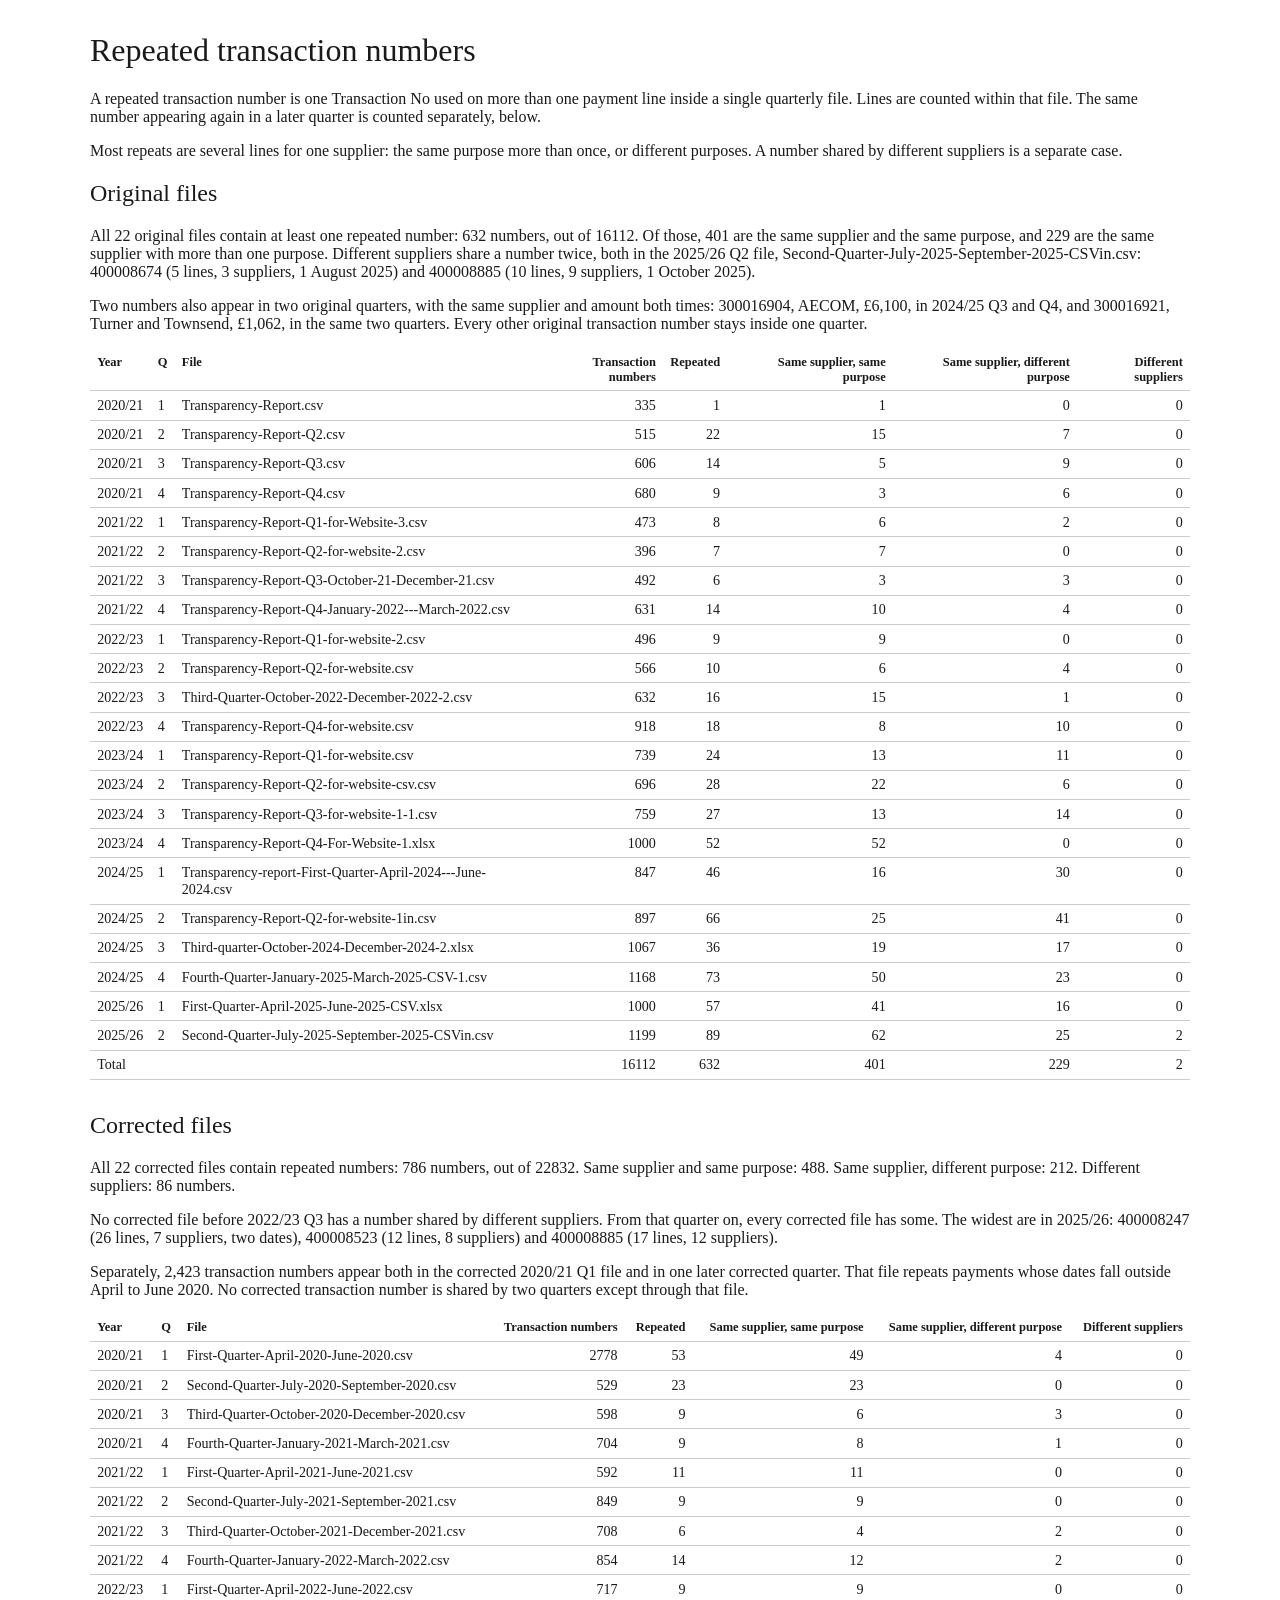
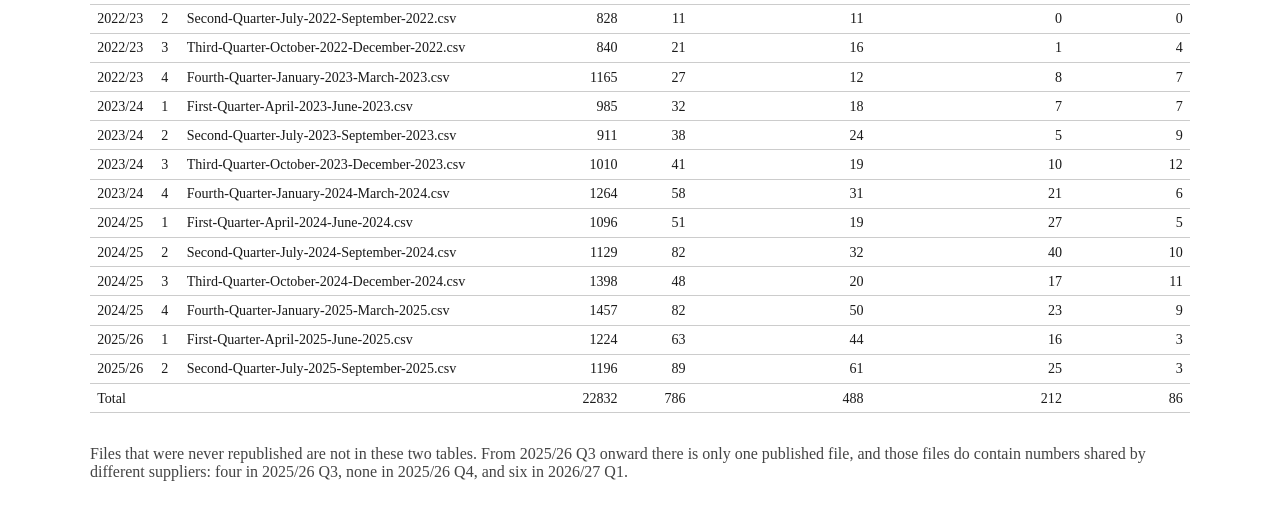
<file: report/repeated-transaction-numbers.html>
<!DOCTYPE html>
<html lang='en'><head><meta charset='utf-8'>
<title>Repeated transaction numbers</title>
<style>
body{font-family:Georgia,serif;max-width:1100px;margin:2rem auto;padding:0 1rem;color:#1a1a1a;}
h1,h2{font-weight:normal;} table{border-collapse:collapse;width:100%;margin:1rem 0 2rem;font-size:0.88rem;}
th,td{border-bottom:1px solid #ccc;text-align:left;padding:0.35rem 0.45rem;vertical-align:top;}
th{font-size:0.78rem;} td.num,th.num{text-align:right;}
p.note{color:#444;}
</style></head><body>
<h1>Repeated transaction numbers</h1>
<p>A repeated transaction number is one Transaction No used on more than one payment line inside a single quarterly file. Lines are counted within that file. The same number appearing again in a later quarter is counted separately, below.</p>
<p>Most repeats are several lines for one supplier: the same purpose more than once, or different purposes. A number shared by different suppliers is a separate case.</p>
<h2>Original files</h2>
<p>All 22 original files contain at least one repeated number: 632 numbers, out of 16112. Of those, 401 are the same supplier and the same purpose, and 229 are the same supplier with more than one purpose. Different suppliers share a number twice, both in the 2025/26 Q2 file, Second-Quarter-July-2025-September-2025-CSVin.csv: 400008674 (5 lines, 3 suppliers, 1 August 2025) and 400008885 (10 lines, 9 suppliers, 1 October 2025).</p>
<p>Two numbers also appear in two original quarters, with the same supplier and amount both times: 300016904, AECOM, £6,100, in 2024/25 Q3 and Q4, and 300016921, Turner and Townsend, £1,062, in the same two quarters. Every other original transaction number stays inside one quarter.</p>
<table><thead><tr><th>Year</th><th>Q</th><th>File</th><th class='num'>Transaction numbers</th><th class='num'>Repeated</th><th class='num'>Same supplier, same purpose</th><th class='num'>Same supplier, different purpose</th><th class='num'>Different suppliers</th></tr></thead><tbody>
<tr><td>2020/21</td><td>1</td><td>Transparency-Report.csv</td><td class='num'>335</td><td class='num'>1</td><td class='num'>1</td><td class='num'>0</td><td class='num'>0</td></tr>
<tr><td>2020/21</td><td>2</td><td>Transparency-Report-Q2.csv</td><td class='num'>515</td><td class='num'>22</td><td class='num'>15</td><td class='num'>7</td><td class='num'>0</td></tr>
<tr><td>2020/21</td><td>3</td><td>Transparency-Report-Q3.csv</td><td class='num'>606</td><td class='num'>14</td><td class='num'>5</td><td class='num'>9</td><td class='num'>0</td></tr>
<tr><td>2020/21</td><td>4</td><td>Transparency-Report-Q4.csv</td><td class='num'>680</td><td class='num'>9</td><td class='num'>3</td><td class='num'>6</td><td class='num'>0</td></tr>
<tr><td>2021/22</td><td>1</td><td>Transparency-Report-Q1-for-Website-3.csv</td><td class='num'>473</td><td class='num'>8</td><td class='num'>6</td><td class='num'>2</td><td class='num'>0</td></tr>
<tr><td>2021/22</td><td>2</td><td>Transparency-Report-Q2-for-website-2.csv</td><td class='num'>396</td><td class='num'>7</td><td class='num'>7</td><td class='num'>0</td><td class='num'>0</td></tr>
<tr><td>2021/22</td><td>3</td><td>Transparency-Report-Q3-October-21-December-21.csv</td><td class='num'>492</td><td class='num'>6</td><td class='num'>3</td><td class='num'>3</td><td class='num'>0</td></tr>
<tr><td>2021/22</td><td>4</td><td>Transparency-Report-Q4-January-2022---March-2022.csv</td><td class='num'>631</td><td class='num'>14</td><td class='num'>10</td><td class='num'>4</td><td class='num'>0</td></tr>
<tr><td>2022/23</td><td>1</td><td>Transparency-Report-Q1-for-website-2.csv</td><td class='num'>496</td><td class='num'>9</td><td class='num'>9</td><td class='num'>0</td><td class='num'>0</td></tr>
<tr><td>2022/23</td><td>2</td><td>Transparency-Report-Q2-for-website.csv</td><td class='num'>566</td><td class='num'>10</td><td class='num'>6</td><td class='num'>4</td><td class='num'>0</td></tr>
<tr><td>2022/23</td><td>3</td><td>Third-Quarter-October-2022-December-2022-2.csv</td><td class='num'>632</td><td class='num'>16</td><td class='num'>15</td><td class='num'>1</td><td class='num'>0</td></tr>
<tr><td>2022/23</td><td>4</td><td>Transparency-Report-Q4-for-website.csv</td><td class='num'>918</td><td class='num'>18</td><td class='num'>8</td><td class='num'>10</td><td class='num'>0</td></tr>
<tr><td>2023/24</td><td>1</td><td>Transparency-Report-Q1-for-website.csv</td><td class='num'>739</td><td class='num'>24</td><td class='num'>13</td><td class='num'>11</td><td class='num'>0</td></tr>
<tr><td>2023/24</td><td>2</td><td>Transparency-Report-Q2-for-website-csv.csv</td><td class='num'>696</td><td class='num'>28</td><td class='num'>22</td><td class='num'>6</td><td class='num'>0</td></tr>
<tr><td>2023/24</td><td>3</td><td>Transparency-Report-Q3-for-website-1-1.csv</td><td class='num'>759</td><td class='num'>27</td><td class='num'>13</td><td class='num'>14</td><td class='num'>0</td></tr>
<tr><td>2023/24</td><td>4</td><td>Transparency-Report-Q4-For-Website-1.xlsx</td><td class='num'>1000</td><td class='num'>52</td><td class='num'>52</td><td class='num'>0</td><td class='num'>0</td></tr>
<tr><td>2024/25</td><td>1</td><td>Transparency-report-First-Quarter-April-2024---June-2024.csv</td><td class='num'>847</td><td class='num'>46</td><td class='num'>16</td><td class='num'>30</td><td class='num'>0</td></tr>
<tr><td>2024/25</td><td>2</td><td>Transparency-Report-Q2-for-website-1in.csv</td><td class='num'>897</td><td class='num'>66</td><td class='num'>25</td><td class='num'>41</td><td class='num'>0</td></tr>
<tr><td>2024/25</td><td>3</td><td>Third-quarter-October-2024-December-2024-2.xlsx</td><td class='num'>1067</td><td class='num'>36</td><td class='num'>19</td><td class='num'>17</td><td class='num'>0</td></tr>
<tr><td>2024/25</td><td>4</td><td>Fourth-Quarter-January-2025-March-2025-CSV-1.csv</td><td class='num'>1168</td><td class='num'>73</td><td class='num'>50</td><td class='num'>23</td><td class='num'>0</td></tr>
<tr><td>2025/26</td><td>1</td><td>First-Quarter-April-2025-June-2025-CSV.xlsx</td><td class='num'>1000</td><td class='num'>57</td><td class='num'>41</td><td class='num'>16</td><td class='num'>0</td></tr>
<tr><td>2025/26</td><td>2</td><td>Second-Quarter-July-2025-September-2025-CSVin.csv</td><td class='num'>1199</td><td class='num'>89</td><td class='num'>62</td><td class='num'>25</td><td class='num'>2</td></tr>
<tr><td colspan='3'>Total</td><td class='num'>16112</td><td class='num'>632</td><td class='num'>401</td><td class='num'>229</td><td class='num'>2</td></tr>
</tbody></table>
<h2>Corrected files</h2>
<p>All 22 corrected files contain repeated numbers: 786 numbers, out of 22832. Same supplier and same purpose: 488. Same supplier, different purpose: 212. Different suppliers: 86 numbers.</p>
<p>No corrected file before 2022/23 Q3 has a number shared by different suppliers. From that quarter on, every corrected file has some. The widest are in 2025/26: 400008247 (26 lines, 7 suppliers, two dates), 400008523 (12 lines, 8 suppliers) and 400008885 (17 lines, 12 suppliers).</p>
<p>Separately, 2,423 transaction numbers appear both in the corrected 2020/21 Q1 file and in one later corrected quarter. That file repeats payments whose dates fall outside April to June 2020. No corrected transaction number is shared by two quarters except through that file.</p>
<table><thead><tr><th>Year</th><th>Q</th><th>File</th><th class='num'>Transaction numbers</th><th class='num'>Repeated</th><th class='num'>Same supplier, same purpose</th><th class='num'>Same supplier, different purpose</th><th class='num'>Different suppliers</th></tr></thead><tbody>
<tr><td>2020/21</td><td>1</td><td>First-Quarter-April-2020-June-2020.csv</td><td class='num'>2778</td><td class='num'>53</td><td class='num'>49</td><td class='num'>4</td><td class='num'>0</td></tr>
<tr><td>2020/21</td><td>2</td><td>Second-Quarter-July-2020-September-2020.csv</td><td class='num'>529</td><td class='num'>23</td><td class='num'>23</td><td class='num'>0</td><td class='num'>0</td></tr>
<tr><td>2020/21</td><td>3</td><td>Third-Quarter-October-2020-December-2020.csv</td><td class='num'>598</td><td class='num'>9</td><td class='num'>6</td><td class='num'>3</td><td class='num'>0</td></tr>
<tr><td>2020/21</td><td>4</td><td>Fourth-Quarter-January-2021-March-2021.csv</td><td class='num'>704</td><td class='num'>9</td><td class='num'>8</td><td class='num'>1</td><td class='num'>0</td></tr>
<tr><td>2021/22</td><td>1</td><td>First-Quarter-April-2021-June-2021.csv</td><td class='num'>592</td><td class='num'>11</td><td class='num'>11</td><td class='num'>0</td><td class='num'>0</td></tr>
<tr><td>2021/22</td><td>2</td><td>Second-Quarter-July-2021-September-2021.csv</td><td class='num'>849</td><td class='num'>9</td><td class='num'>9</td><td class='num'>0</td><td class='num'>0</td></tr>
<tr><td>2021/22</td><td>3</td><td>Third-Quarter-October-2021-December-2021.csv</td><td class='num'>708</td><td class='num'>6</td><td class='num'>4</td><td class='num'>2</td><td class='num'>0</td></tr>
<tr><td>2021/22</td><td>4</td><td>Fourth-Quarter-January-2022-March-2022.csv</td><td class='num'>854</td><td class='num'>14</td><td class='num'>12</td><td class='num'>2</td><td class='num'>0</td></tr>
<tr><td>2022/23</td><td>1</td><td>First-Quarter-April-2022-June-2022.csv</td><td class='num'>717</td><td class='num'>9</td><td class='num'>9</td><td class='num'>0</td><td class='num'>0</td></tr>
<tr><td>2022/23</td><td>2</td><td>Second-Quarter-July-2022-September-2022.csv</td><td class='num'>828</td><td class='num'>11</td><td class='num'>11</td><td class='num'>0</td><td class='num'>0</td></tr>
<tr><td>2022/23</td><td>3</td><td>Third-Quarter-October-2022-December-2022.csv</td><td class='num'>840</td><td class='num'>21</td><td class='num'>16</td><td class='num'>1</td><td class='num'>4</td></tr>
<tr><td>2022/23</td><td>4</td><td>Fourth-Quarter-January-2023-March-2023.csv</td><td class='num'>1165</td><td class='num'>27</td><td class='num'>12</td><td class='num'>8</td><td class='num'>7</td></tr>
<tr><td>2023/24</td><td>1</td><td>First-Quarter-April-2023-June-2023.csv</td><td class='num'>985</td><td class='num'>32</td><td class='num'>18</td><td class='num'>7</td><td class='num'>7</td></tr>
<tr><td>2023/24</td><td>2</td><td>Second-Quarter-July-2023-September-2023.csv</td><td class='num'>911</td><td class='num'>38</td><td class='num'>24</td><td class='num'>5</td><td class='num'>9</td></tr>
<tr><td>2023/24</td><td>3</td><td>Third-Quarter-October-2023-December-2023.csv</td><td class='num'>1010</td><td class='num'>41</td><td class='num'>19</td><td class='num'>10</td><td class='num'>12</td></tr>
<tr><td>2023/24</td><td>4</td><td>Fourth-Quarter-January-2024-March-2024.csv</td><td class='num'>1264</td><td class='num'>58</td><td class='num'>31</td><td class='num'>21</td><td class='num'>6</td></tr>
<tr><td>2024/25</td><td>1</td><td>First-Quarter-April-2024-June-2024.csv</td><td class='num'>1096</td><td class='num'>51</td><td class='num'>19</td><td class='num'>27</td><td class='num'>5</td></tr>
<tr><td>2024/25</td><td>2</td><td>Second-Quarter-July-2024-September-2024.csv</td><td class='num'>1129</td><td class='num'>82</td><td class='num'>32</td><td class='num'>40</td><td class='num'>10</td></tr>
<tr><td>2024/25</td><td>3</td><td>Third-Quarter-October-2024-December-2024.csv</td><td class='num'>1398</td><td class='num'>48</td><td class='num'>20</td><td class='num'>17</td><td class='num'>11</td></tr>
<tr><td>2024/25</td><td>4</td><td>Fourth-Quarter-January-2025-March-2025.csv</td><td class='num'>1457</td><td class='num'>82</td><td class='num'>50</td><td class='num'>23</td><td class='num'>9</td></tr>
<tr><td>2025/26</td><td>1</td><td>First-Quarter-April-2025-June-2025.csv</td><td class='num'>1224</td><td class='num'>63</td><td class='num'>44</td><td class='num'>16</td><td class='num'>3</td></tr>
<tr><td>2025/26</td><td>2</td><td>Second-Quarter-July-2025-September-2025.csv</td><td class='num'>1196</td><td class='num'>89</td><td class='num'>61</td><td class='num'>25</td><td class='num'>3</td></tr>
<tr><td colspan='3'>Total</td><td class='num'>22832</td><td class='num'>786</td><td class='num'>488</td><td class='num'>212</td><td class='num'>86</td></tr>
</tbody></table>
<p class='note'>Files that were never republished are not in these two tables. From 2025/26 Q3 onward there is only one published file, and those files do contain numbers shared by different suppliers: four in 2025/26 Q3, none in 2025/26 Q4, and six in 2026/27 Q1.</p>
</body></html>
</file>
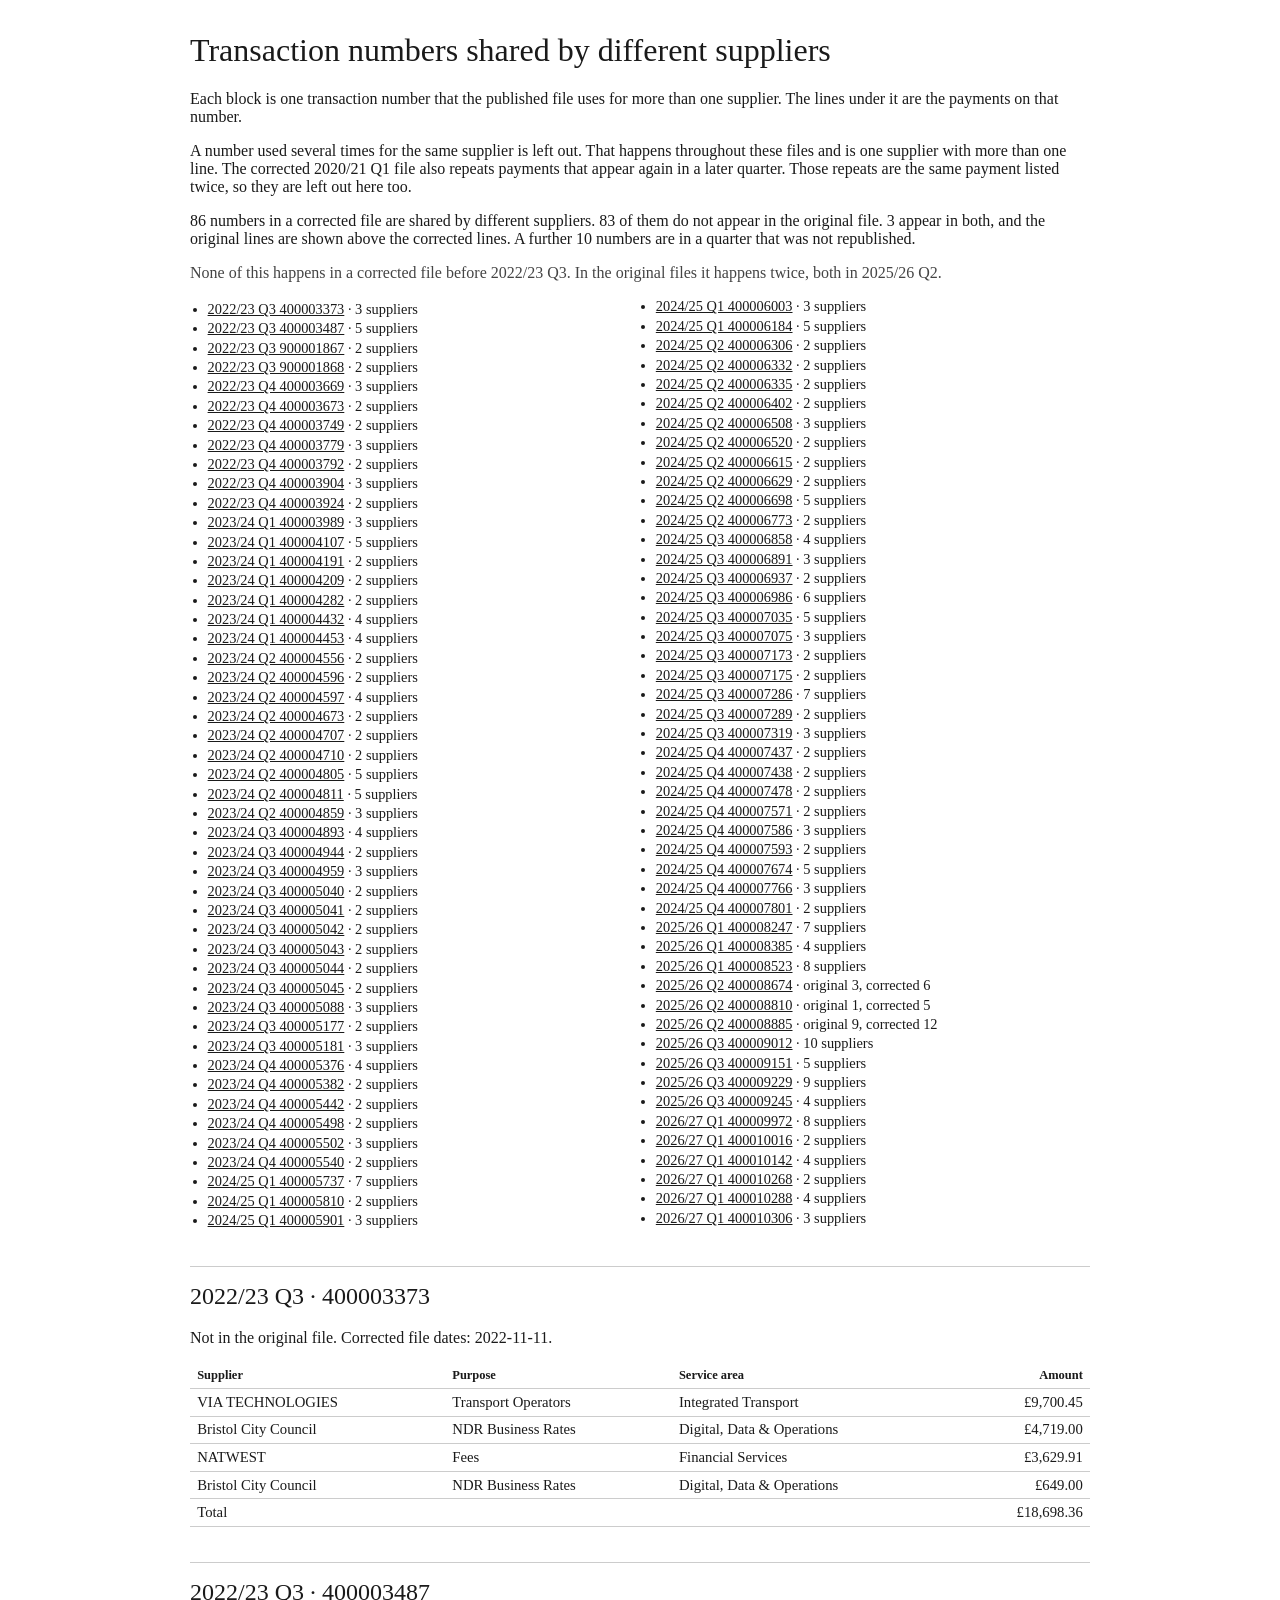
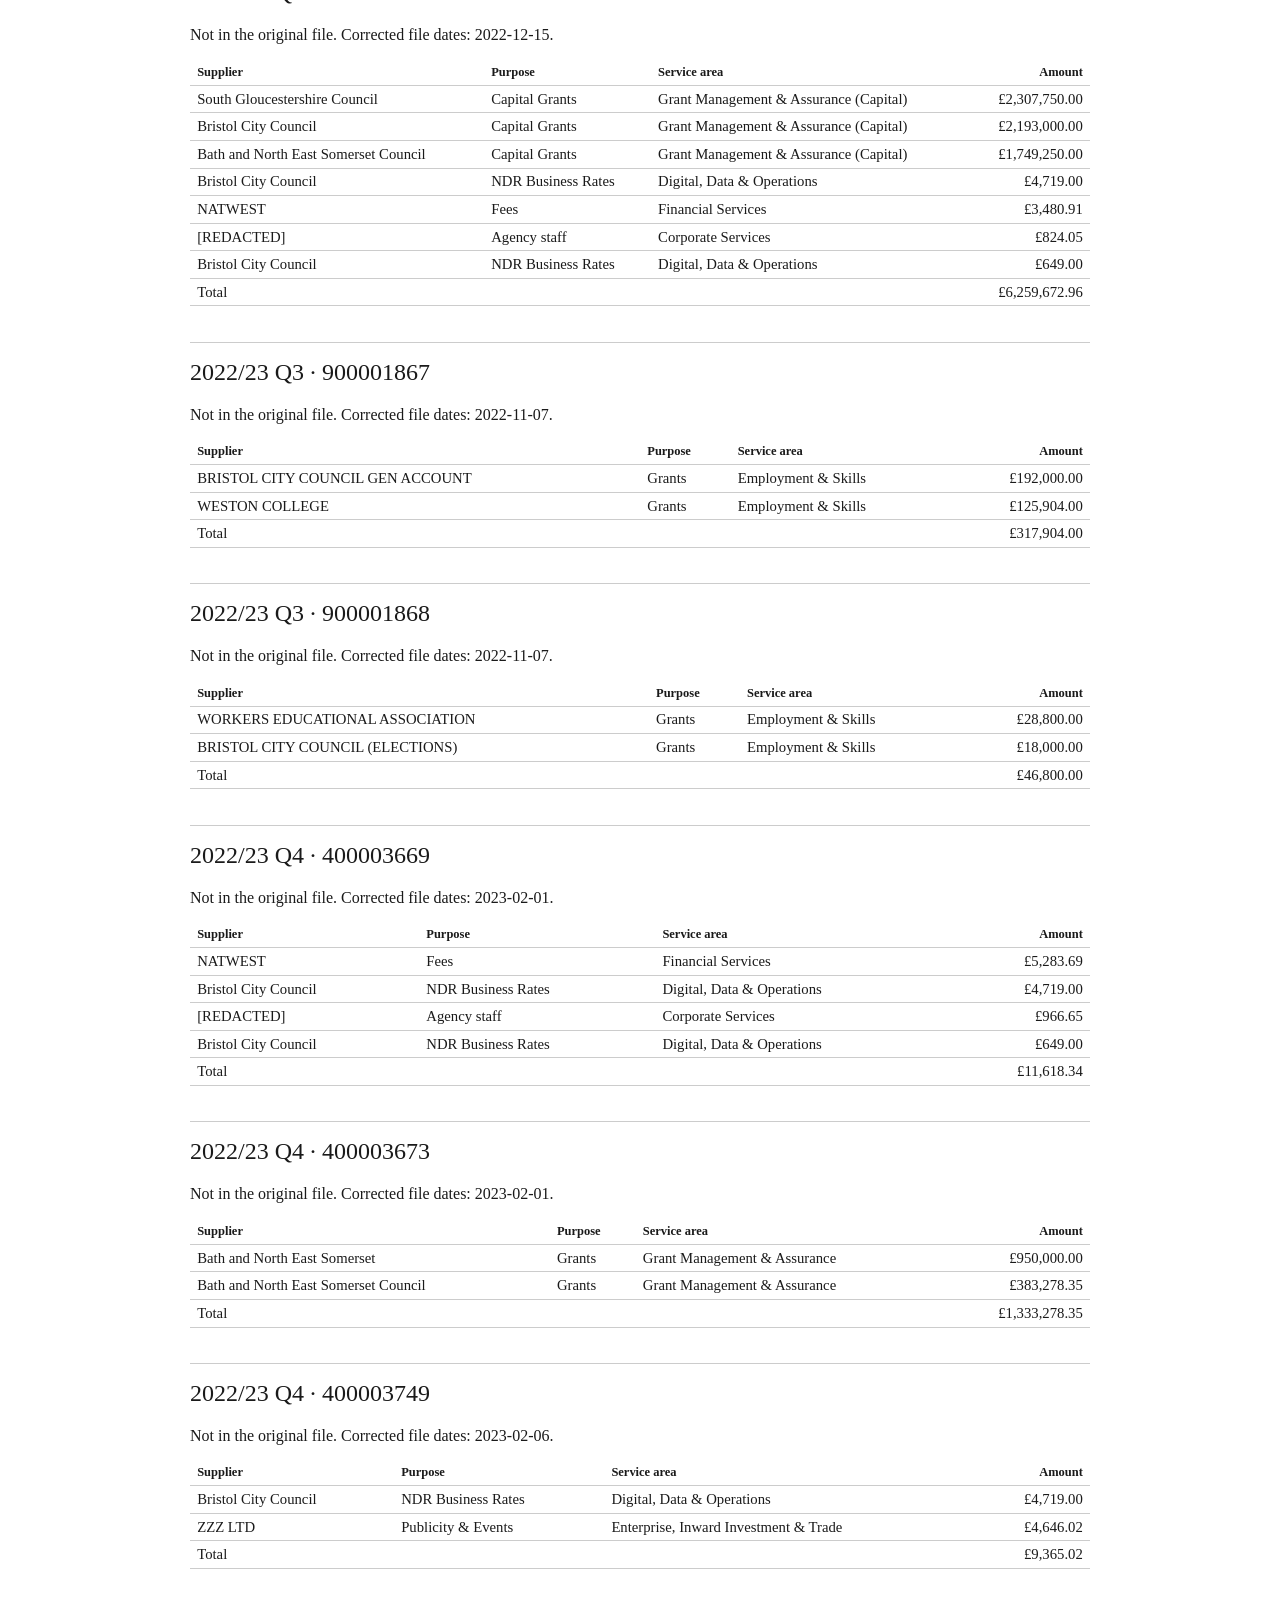
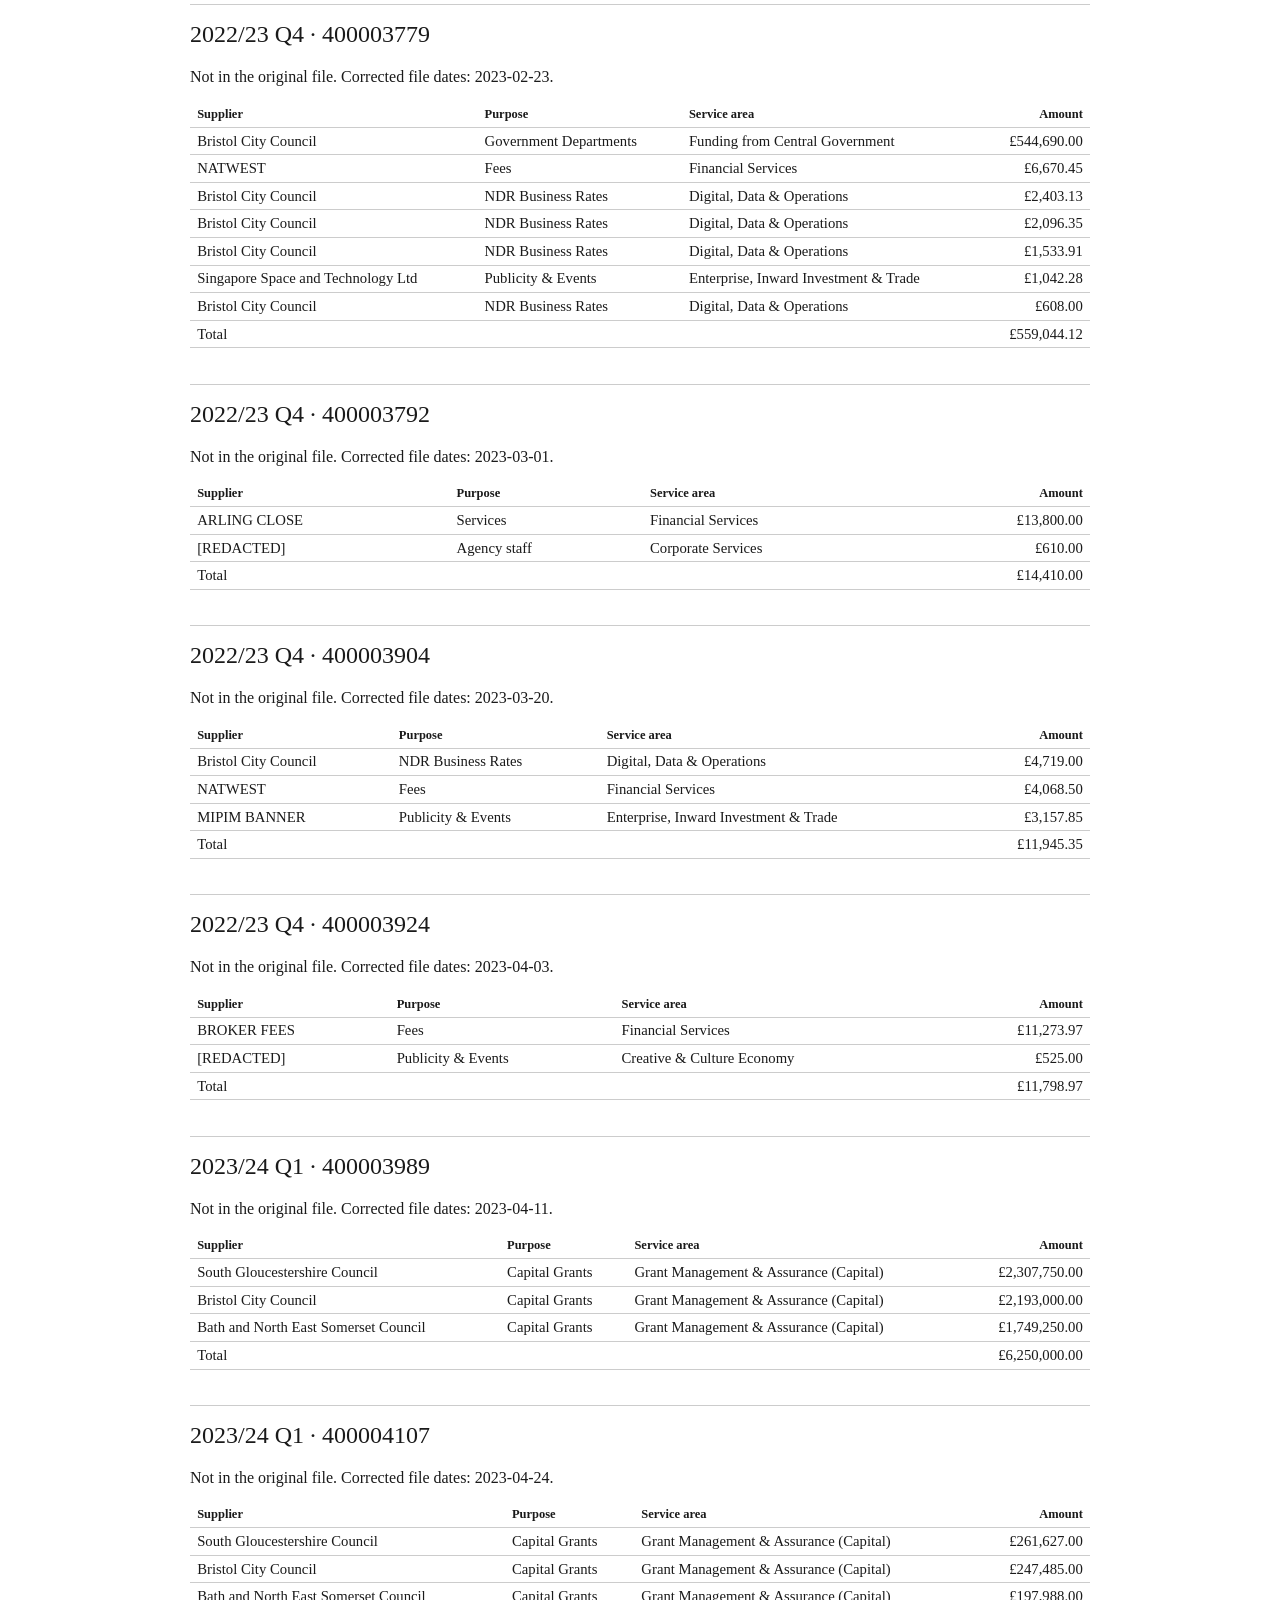
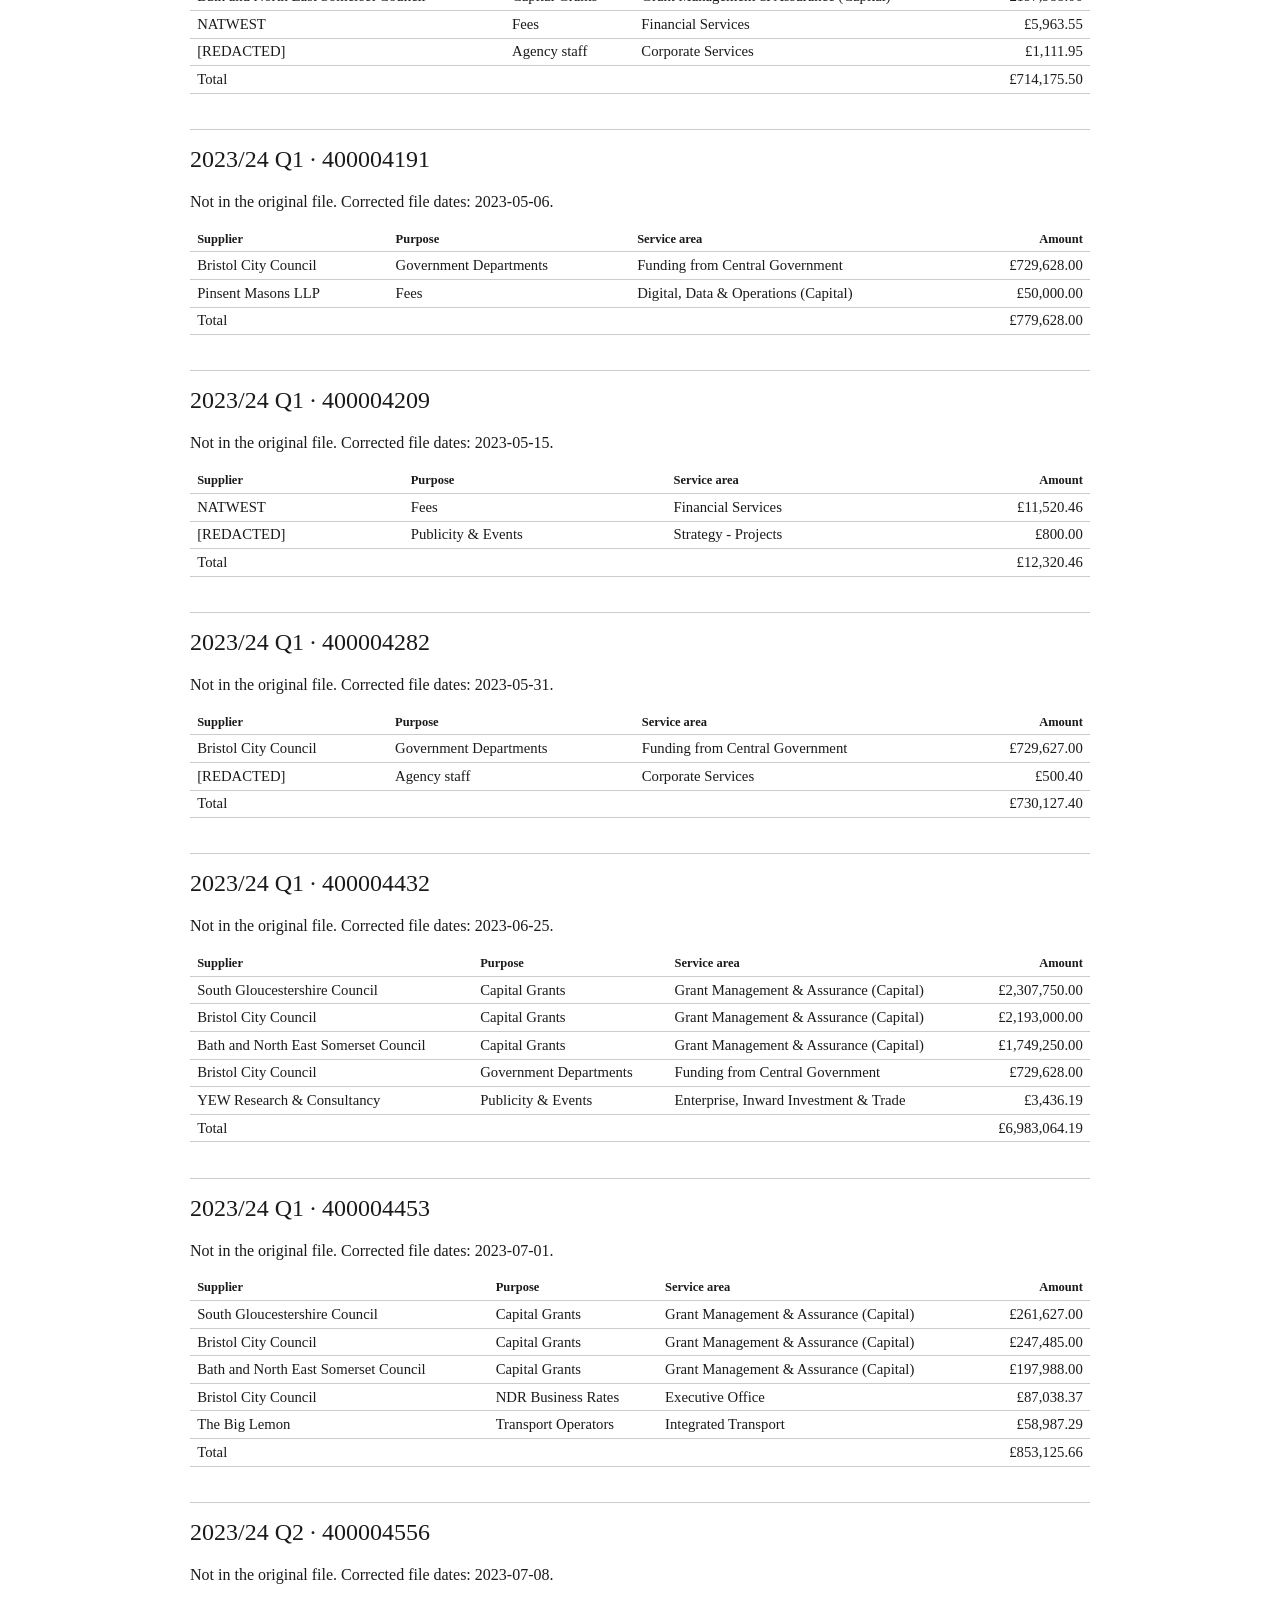
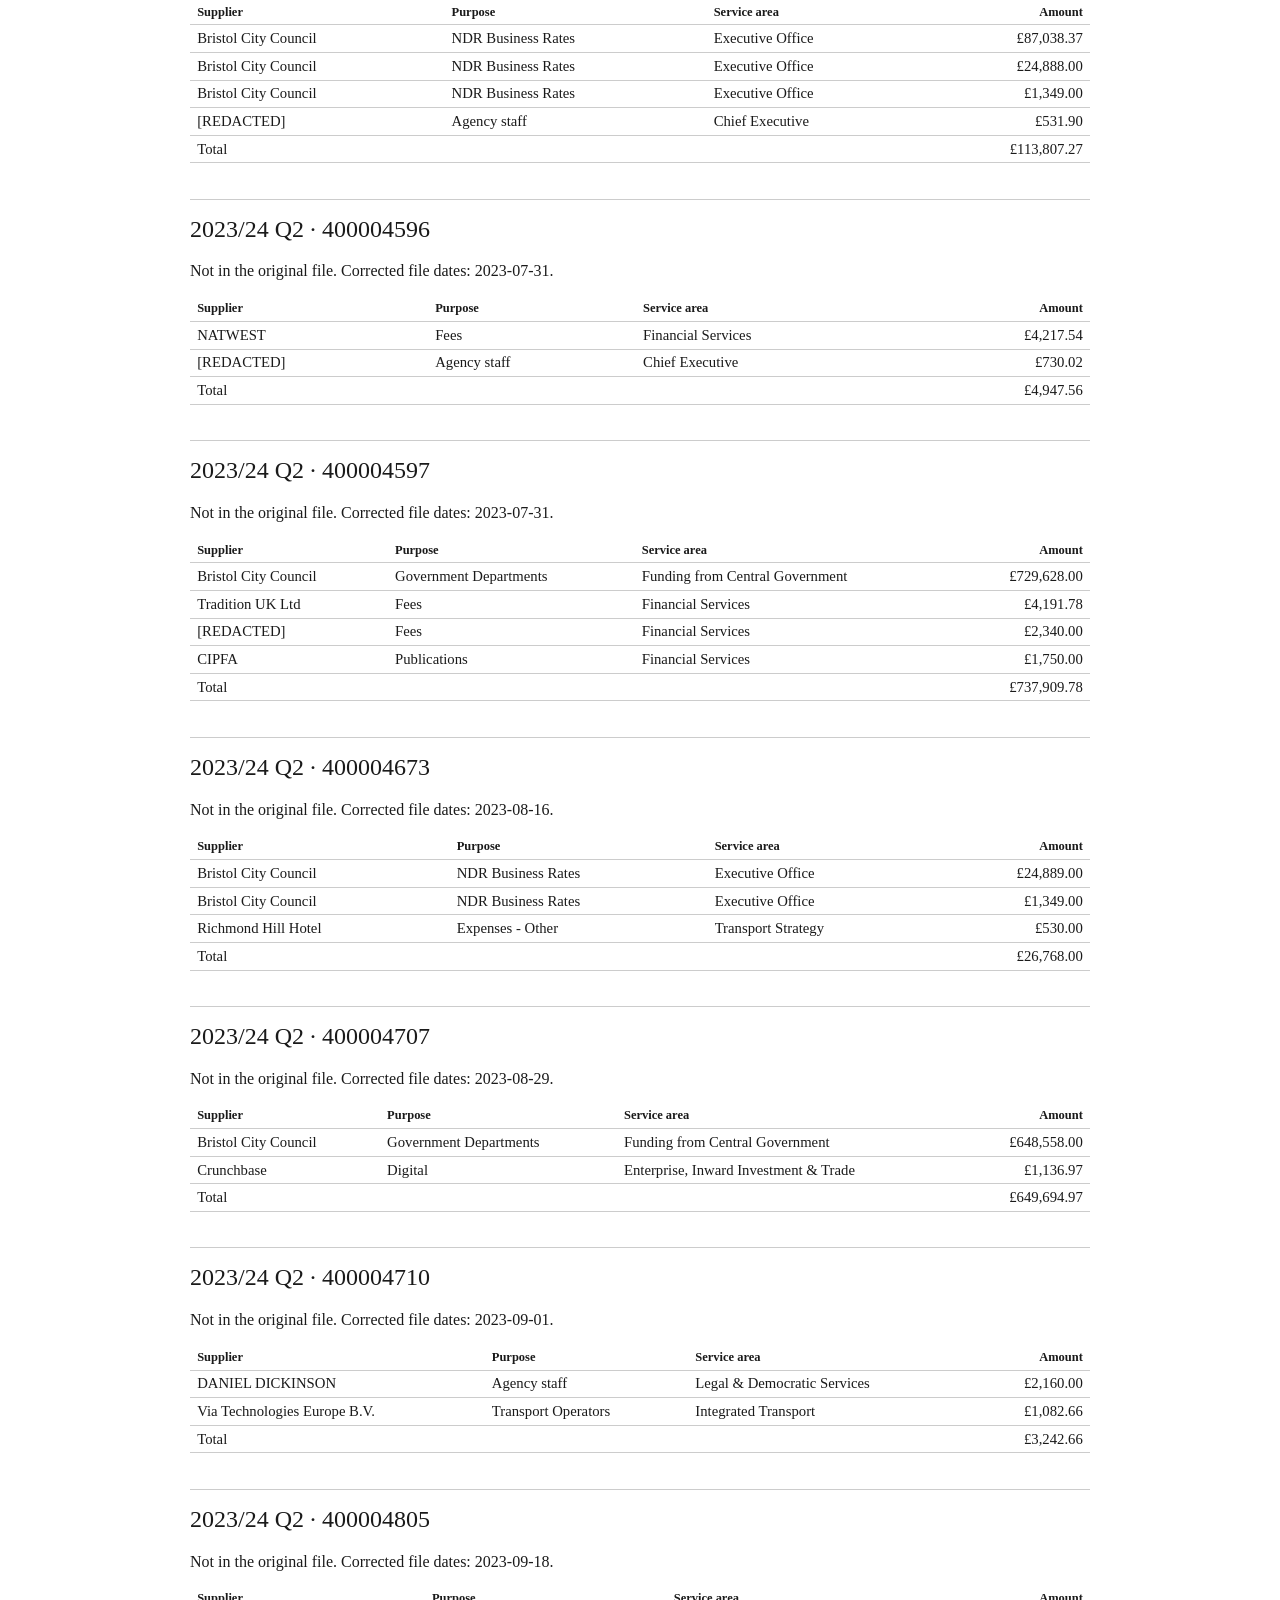
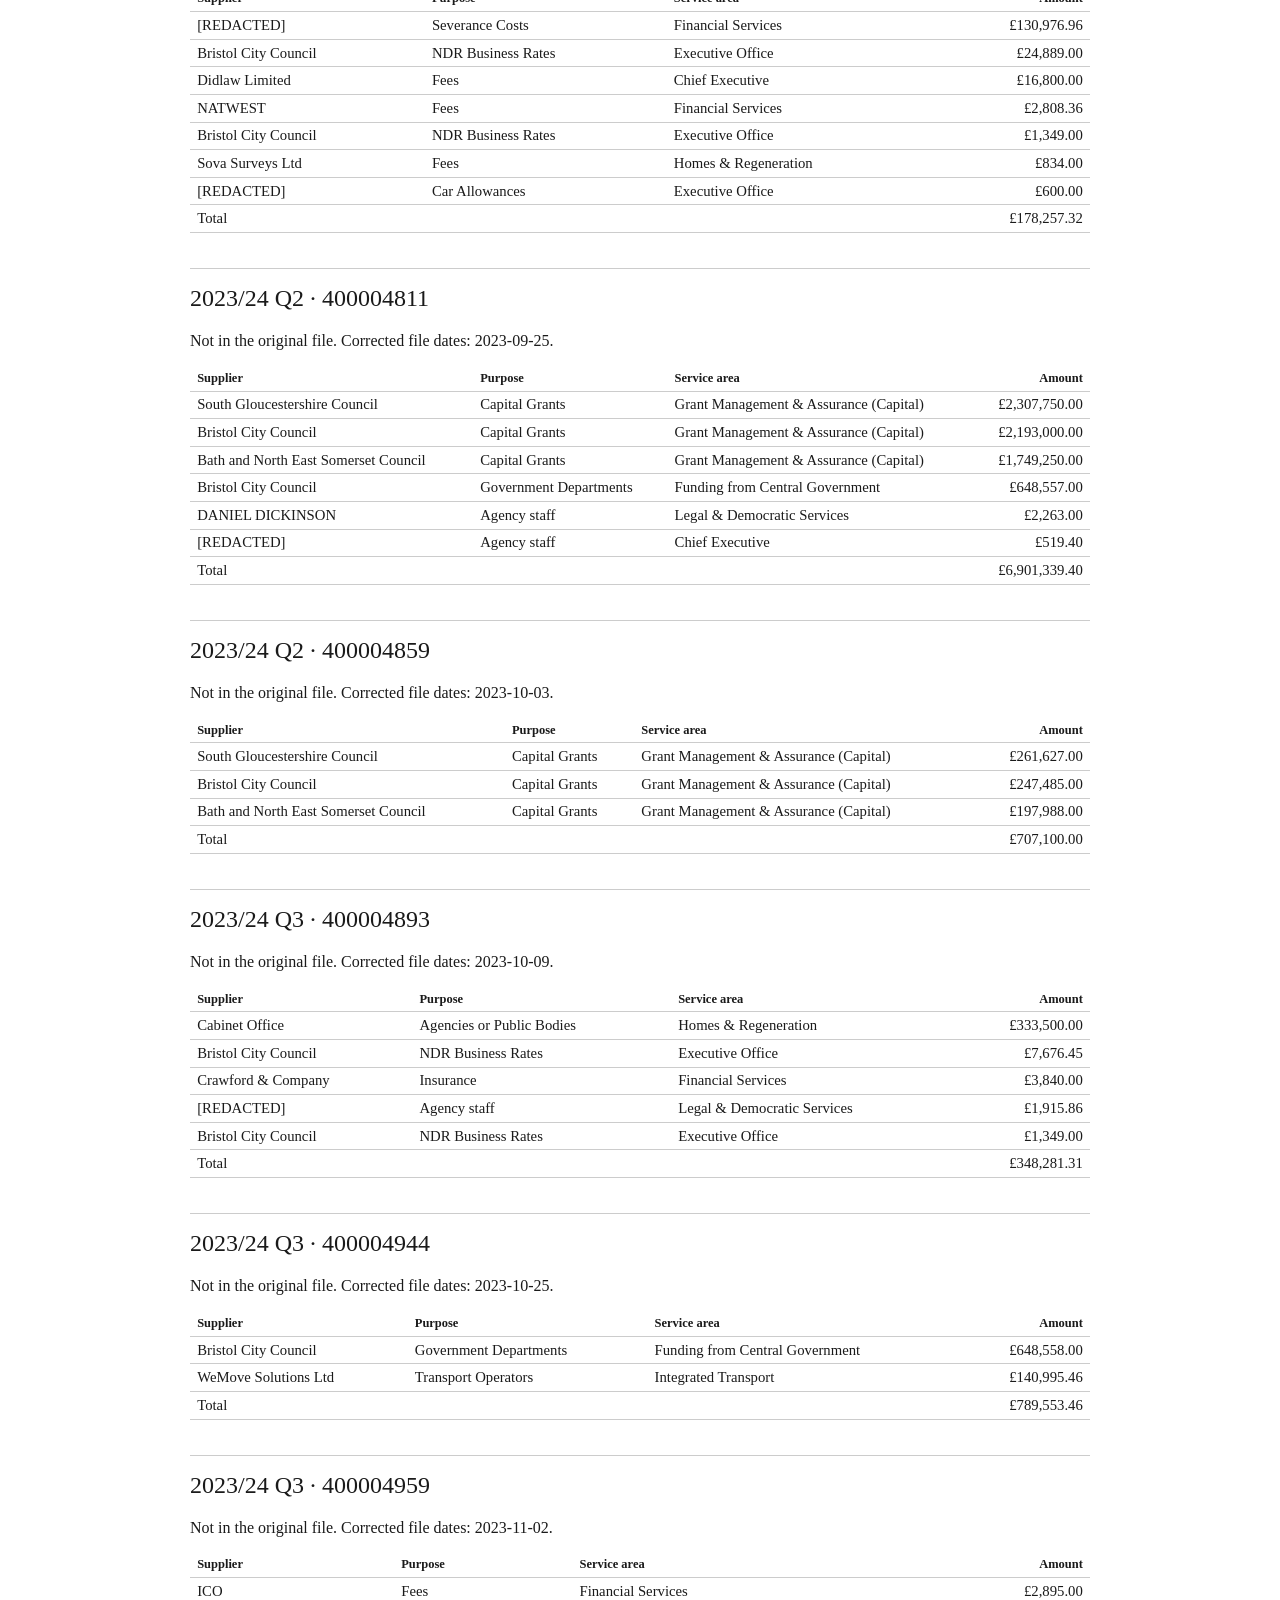
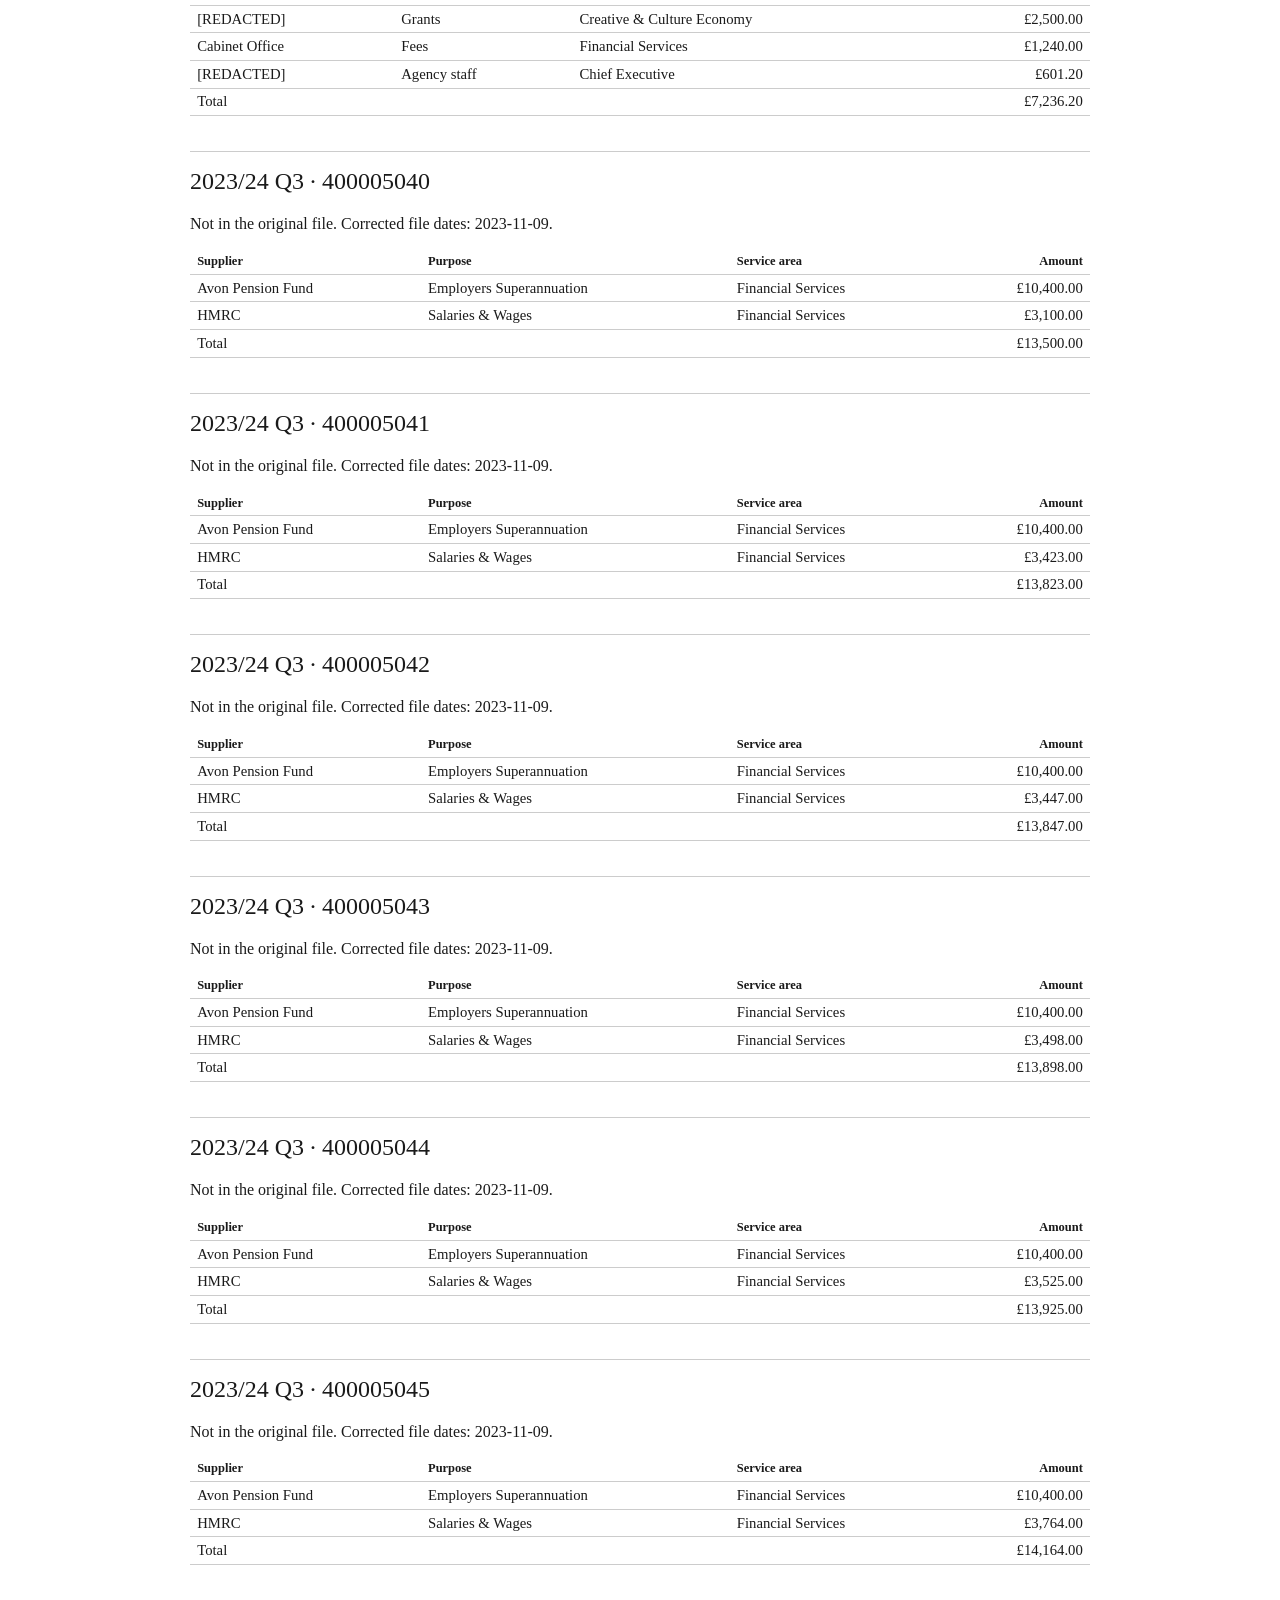
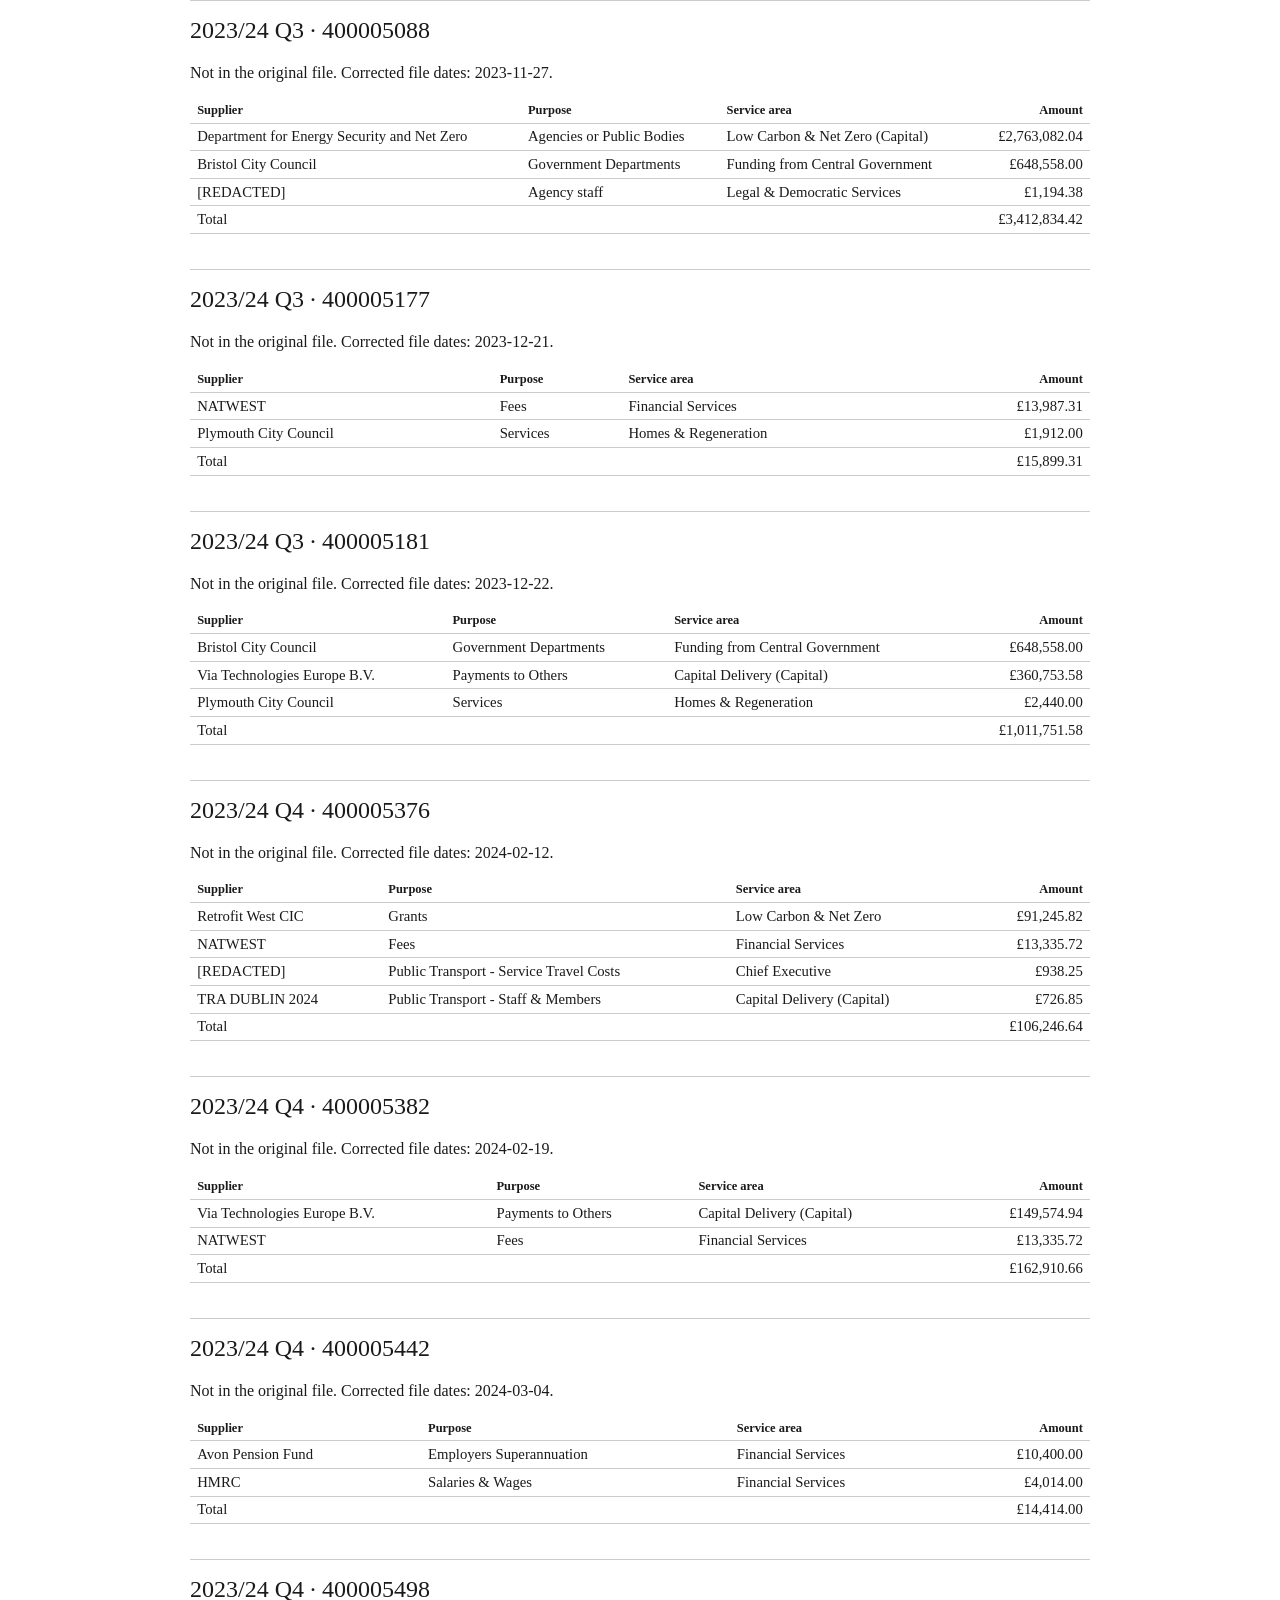
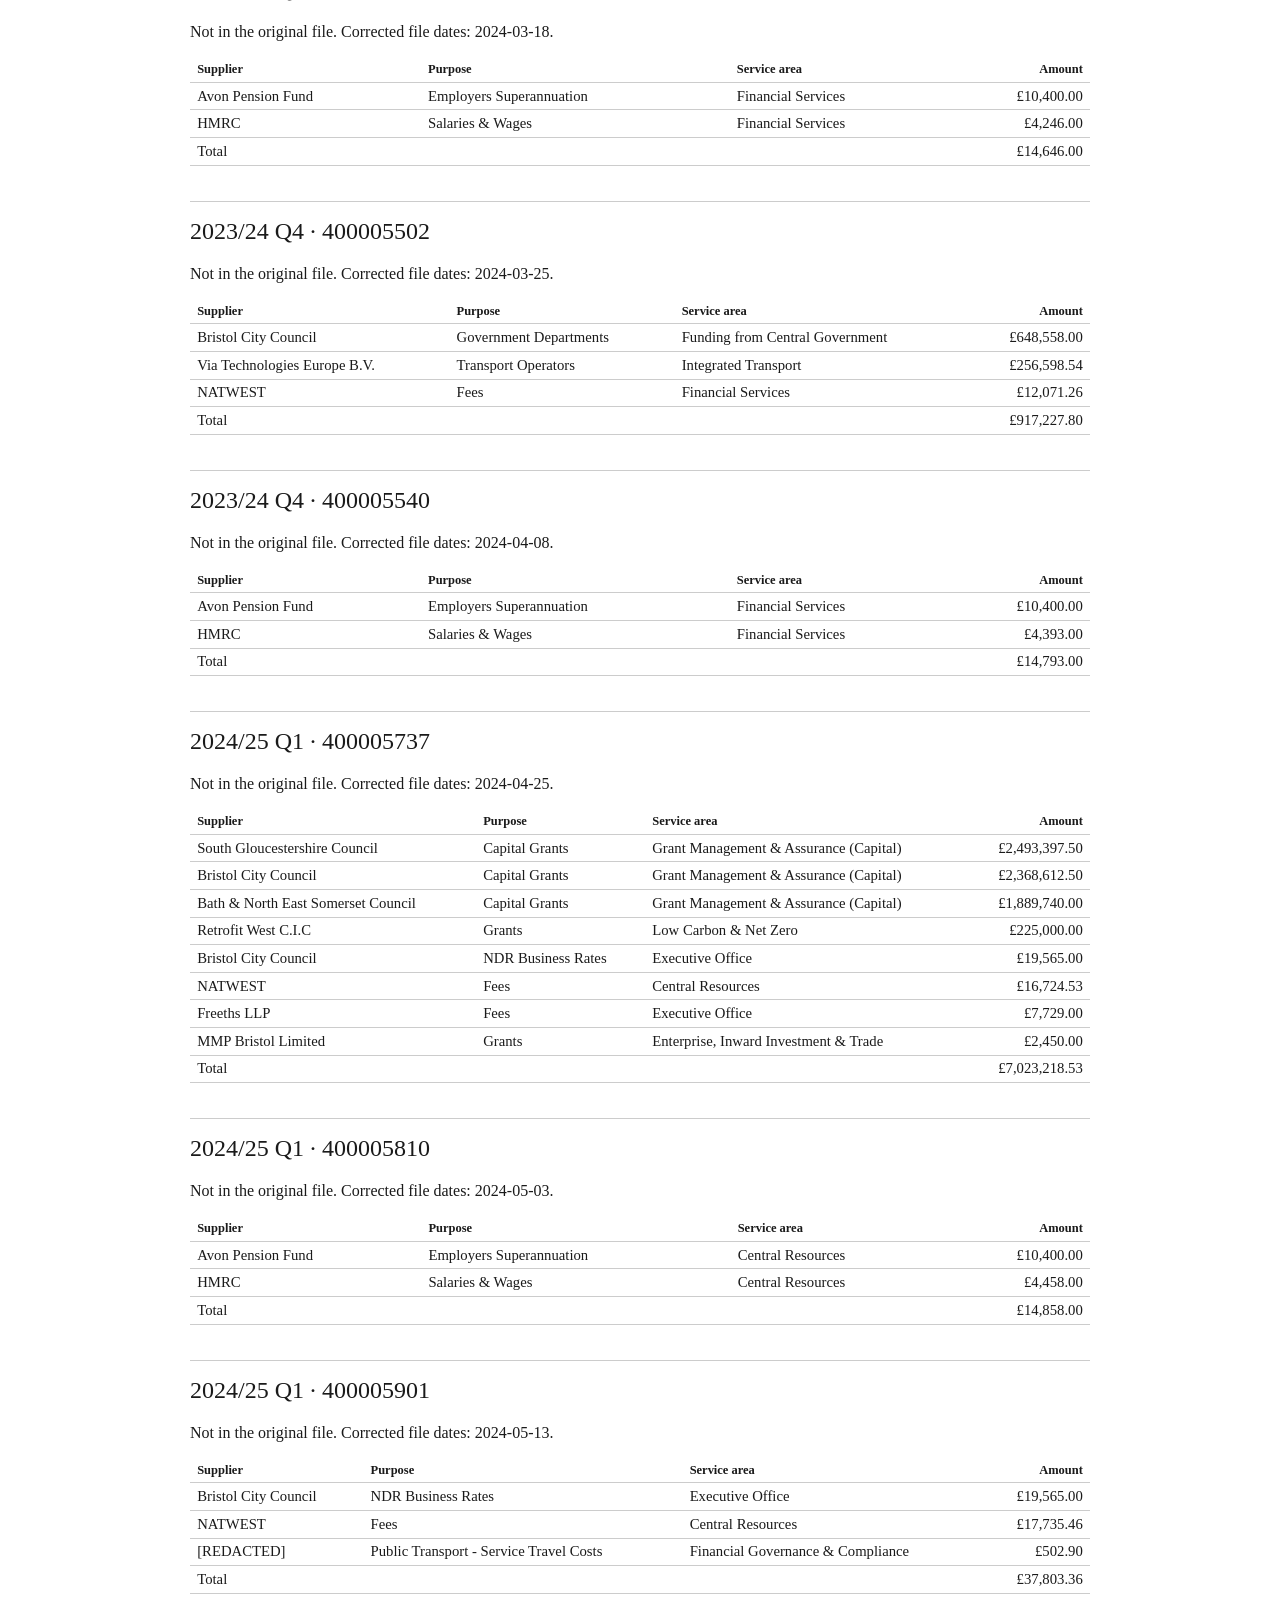
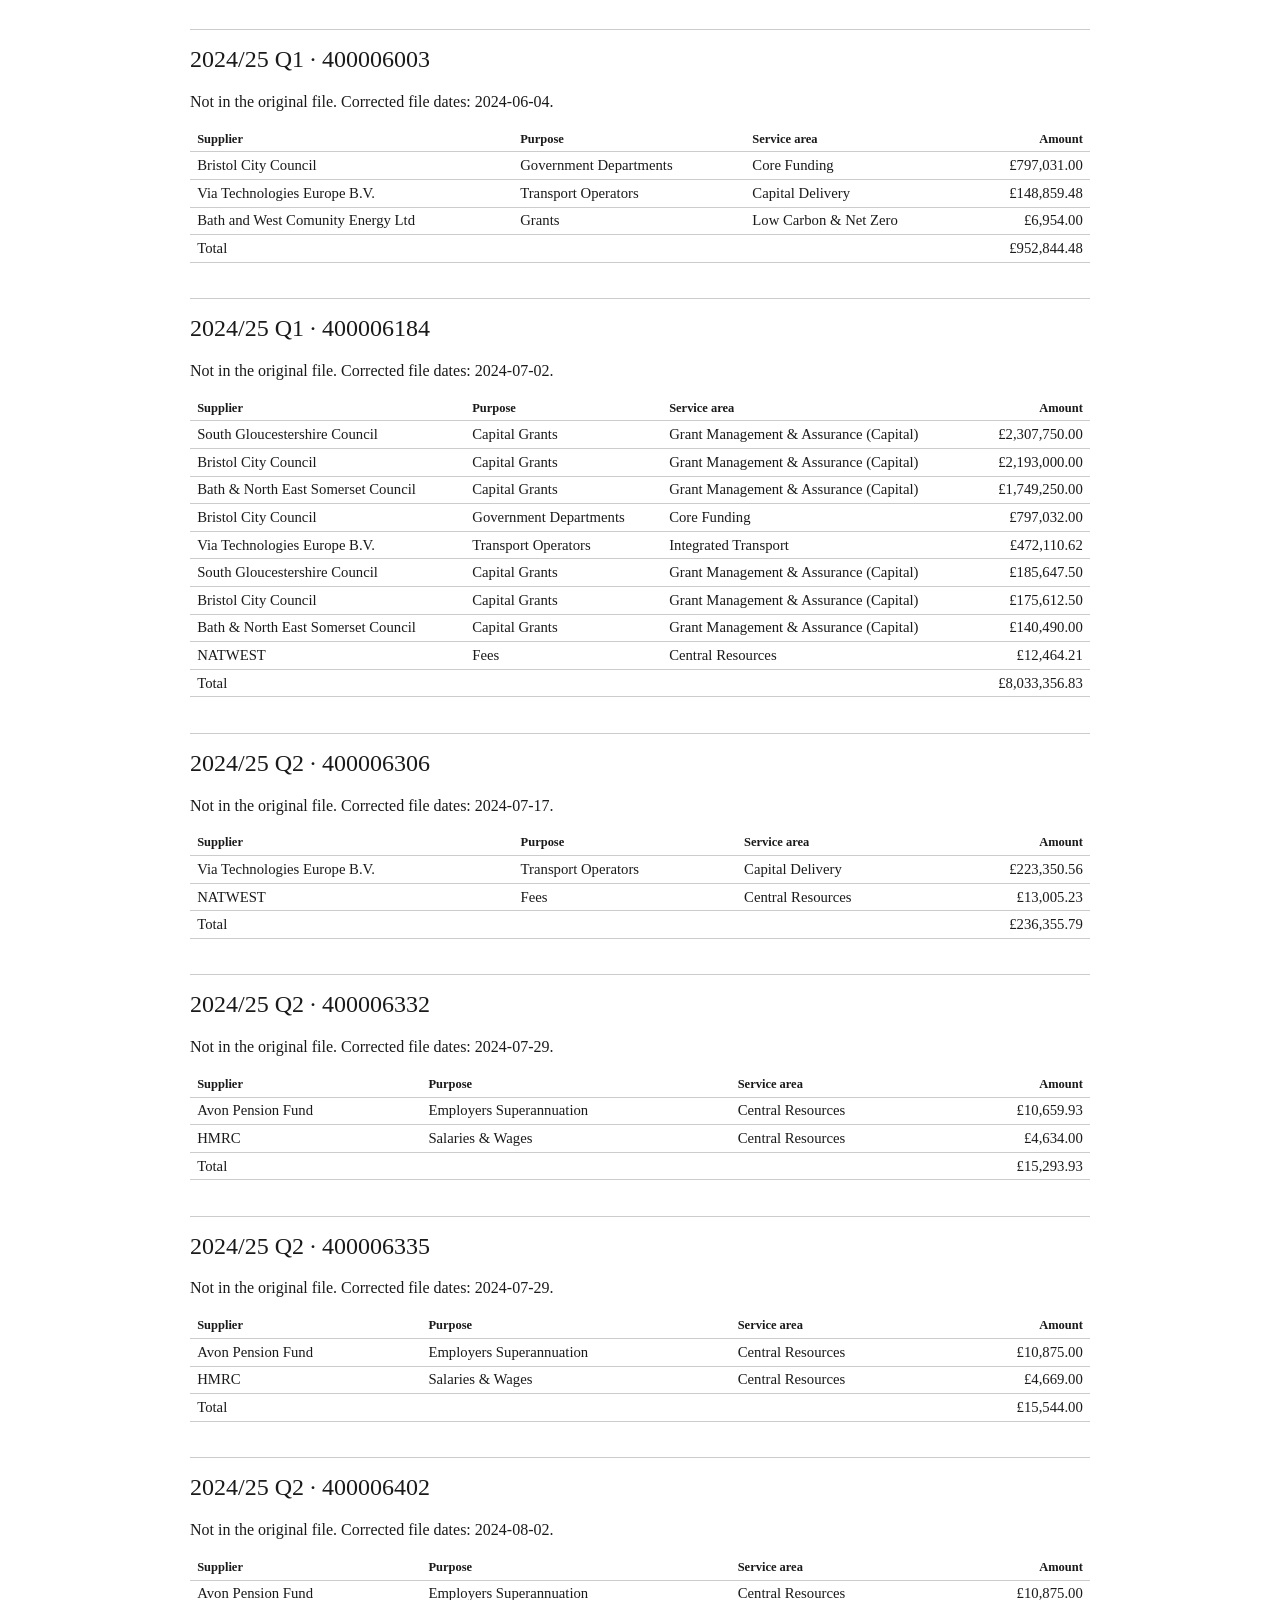
<file: report/shared-transaction-numbers.html>
<!DOCTYPE html>
<html lang='en'><head><meta charset='utf-8'>
<title>Transaction numbers shared by different suppliers</title>
<style>
body{font-family:Georgia,serif;max-width:900px;margin:2rem auto;padding:0 1rem;color:#1a1a1a;}
h1,h2,h3{font-weight:normal;}
h2{margin-top:2.2rem;border-top:1px solid #ccc;padding-top:1rem;}
table{border-collapse:collapse;width:100%;margin:0.4rem 0 1.2rem;font-size:0.92rem;}
th,td{border-bottom:1px solid #ccc;text-align:left;padding:0.3rem 0.45rem;vertical-align:top;}
th{font-size:0.78rem;} td.num,th.num{text-align:right;white-space:nowrap;}
ul.nav{columns:2;padding-left:1.1rem;font-size:0.9rem;}
ul.nav li{margin:0.15rem 0;break-inside:avoid;}
a{color:#1a1a1a;}
p.note{color:#444;}
</style></head><body>
<h1>Transaction numbers shared by different suppliers</h1>
<p>Each block is one transaction number that the published file uses for more than one supplier. The lines under it are the payments on that number.</p>
<p>A number used several times for the same supplier is left out. That happens throughout these files and is one supplier with more than one line. The corrected 2020/21 Q1 file also repeats payments that appear again in a later quarter. Those repeats are the same payment listed twice, so they are left out here too.</p>
<p>86 numbers in a corrected file are shared by different suppliers. 83 of them do not appear in the original file. 3 appear in both, and the original lines are shown above the corrected lines. A further 10 numbers are in a quarter that was not republished.</p>
<p class='note'>None of this happens in a corrected file before 2022/23 Q3. In the original files it happens twice, both in 2025/26 Q2.</p>
<ul class='nav'><li><a href='#2022-23-q3-400003373'>2022/23 Q3 400003373</a> · 3 suppliers</li><li><a href='#2022-23-q3-400003487'>2022/23 Q3 400003487</a> · 5 suppliers</li><li><a href='#2022-23-q3-900001867'>2022/23 Q3 900001867</a> · 2 suppliers</li><li><a href='#2022-23-q3-900001868'>2022/23 Q3 900001868</a> · 2 suppliers</li><li><a href='#2022-23-q4-400003669'>2022/23 Q4 400003669</a> · 3 suppliers</li><li><a href='#2022-23-q4-400003673'>2022/23 Q4 400003673</a> · 2 suppliers</li><li><a href='#2022-23-q4-400003749'>2022/23 Q4 400003749</a> · 2 suppliers</li><li><a href='#2022-23-q4-400003779'>2022/23 Q4 400003779</a> · 3 suppliers</li><li><a href='#2022-23-q4-400003792'>2022/23 Q4 400003792</a> · 2 suppliers</li><li><a href='#2022-23-q4-400003904'>2022/23 Q4 400003904</a> · 3 suppliers</li><li><a href='#2022-23-q4-400003924'>2022/23 Q4 400003924</a> · 2 suppliers</li><li><a href='#2023-24-q1-400003989'>2023/24 Q1 400003989</a> · 3 suppliers</li><li><a href='#2023-24-q1-400004107'>2023/24 Q1 400004107</a> · 5 suppliers</li><li><a href='#2023-24-q1-400004191'>2023/24 Q1 400004191</a> · 2 suppliers</li><li><a href='#2023-24-q1-400004209'>2023/24 Q1 400004209</a> · 2 suppliers</li><li><a href='#2023-24-q1-400004282'>2023/24 Q1 400004282</a> · 2 suppliers</li><li><a href='#2023-24-q1-400004432'>2023/24 Q1 400004432</a> · 4 suppliers</li><li><a href='#2023-24-q1-400004453'>2023/24 Q1 400004453</a> · 4 suppliers</li><li><a href='#2023-24-q2-400004556'>2023/24 Q2 400004556</a> · 2 suppliers</li><li><a href='#2023-24-q2-400004596'>2023/24 Q2 400004596</a> · 2 suppliers</li><li><a href='#2023-24-q2-400004597'>2023/24 Q2 400004597</a> · 4 suppliers</li><li><a href='#2023-24-q2-400004673'>2023/24 Q2 400004673</a> · 2 suppliers</li><li><a href='#2023-24-q2-400004707'>2023/24 Q2 400004707</a> · 2 suppliers</li><li><a href='#2023-24-q2-400004710'>2023/24 Q2 400004710</a> · 2 suppliers</li><li><a href='#2023-24-q2-400004805'>2023/24 Q2 400004805</a> · 5 suppliers</li><li><a href='#2023-24-q2-400004811'>2023/24 Q2 400004811</a> · 5 suppliers</li><li><a href='#2023-24-q2-400004859'>2023/24 Q2 400004859</a> · 3 suppliers</li><li><a href='#2023-24-q3-400004893'>2023/24 Q3 400004893</a> · 4 suppliers</li><li><a href='#2023-24-q3-400004944'>2023/24 Q3 400004944</a> · 2 suppliers</li><li><a href='#2023-24-q3-400004959'>2023/24 Q3 400004959</a> · 3 suppliers</li><li><a href='#2023-24-q3-400005040'>2023/24 Q3 400005040</a> · 2 suppliers</li><li><a href='#2023-24-q3-400005041'>2023/24 Q3 400005041</a> · 2 suppliers</li><li><a href='#2023-24-q3-400005042'>2023/24 Q3 400005042</a> · 2 suppliers</li><li><a href='#2023-24-q3-400005043'>2023/24 Q3 400005043</a> · 2 suppliers</li><li><a href='#2023-24-q3-400005044'>2023/24 Q3 400005044</a> · 2 suppliers</li><li><a href='#2023-24-q3-400005045'>2023/24 Q3 400005045</a> · 2 suppliers</li><li><a href='#2023-24-q3-400005088'>2023/24 Q3 400005088</a> · 3 suppliers</li><li><a href='#2023-24-q3-400005177'>2023/24 Q3 400005177</a> · 2 suppliers</li><li><a href='#2023-24-q3-400005181'>2023/24 Q3 400005181</a> · 3 suppliers</li><li><a href='#2023-24-q4-400005376'>2023/24 Q4 400005376</a> · 4 suppliers</li><li><a href='#2023-24-q4-400005382'>2023/24 Q4 400005382</a> · 2 suppliers</li><li><a href='#2023-24-q4-400005442'>2023/24 Q4 400005442</a> · 2 suppliers</li><li><a href='#2023-24-q4-400005498'>2023/24 Q4 400005498</a> · 2 suppliers</li><li><a href='#2023-24-q4-400005502'>2023/24 Q4 400005502</a> · 3 suppliers</li><li><a href='#2023-24-q4-400005540'>2023/24 Q4 400005540</a> · 2 suppliers</li><li><a href='#2024-25-q1-400005737'>2024/25 Q1 400005737</a> · 7 suppliers</li><li><a href='#2024-25-q1-400005810'>2024/25 Q1 400005810</a> · 2 suppliers</li><li><a href='#2024-25-q1-400005901'>2024/25 Q1 400005901</a> · 3 suppliers</li><li><a href='#2024-25-q1-400006003'>2024/25 Q1 400006003</a> · 3 suppliers</li><li><a href='#2024-25-q1-400006184'>2024/25 Q1 400006184</a> · 5 suppliers</li><li><a href='#2024-25-q2-400006306'>2024/25 Q2 400006306</a> · 2 suppliers</li><li><a href='#2024-25-q2-400006332'>2024/25 Q2 400006332</a> · 2 suppliers</li><li><a href='#2024-25-q2-400006335'>2024/25 Q2 400006335</a> · 2 suppliers</li><li><a href='#2024-25-q2-400006402'>2024/25 Q2 400006402</a> · 2 suppliers</li><li><a href='#2024-25-q2-400006508'>2024/25 Q2 400006508</a> · 3 suppliers</li><li><a href='#2024-25-q2-400006520'>2024/25 Q2 400006520</a> · 2 suppliers</li><li><a href='#2024-25-q2-400006615'>2024/25 Q2 400006615</a> · 2 suppliers</li><li><a href='#2024-25-q2-400006629'>2024/25 Q2 400006629</a> · 2 suppliers</li><li><a href='#2024-25-q2-400006698'>2024/25 Q2 400006698</a> · 5 suppliers</li><li><a href='#2024-25-q2-400006773'>2024/25 Q2 400006773</a> · 2 suppliers</li><li><a href='#2024-25-q3-400006858'>2024/25 Q3 400006858</a> · 4 suppliers</li><li><a href='#2024-25-q3-400006891'>2024/25 Q3 400006891</a> · 3 suppliers</li><li><a href='#2024-25-q3-400006937'>2024/25 Q3 400006937</a> · 2 suppliers</li><li><a href='#2024-25-q3-400006986'>2024/25 Q3 400006986</a> · 6 suppliers</li><li><a href='#2024-25-q3-400007035'>2024/25 Q3 400007035</a> · 5 suppliers</li><li><a href='#2024-25-q3-400007075'>2024/25 Q3 400007075</a> · 3 suppliers</li><li><a href='#2024-25-q3-400007173'>2024/25 Q3 400007173</a> · 2 suppliers</li><li><a href='#2024-25-q3-400007175'>2024/25 Q3 400007175</a> · 2 suppliers</li><li><a href='#2024-25-q3-400007286'>2024/25 Q3 400007286</a> · 7 suppliers</li><li><a href='#2024-25-q3-400007289'>2024/25 Q3 400007289</a> · 2 suppliers</li><li><a href='#2024-25-q3-400007319'>2024/25 Q3 400007319</a> · 3 suppliers</li><li><a href='#2024-25-q4-400007437'>2024/25 Q4 400007437</a> · 2 suppliers</li><li><a href='#2024-25-q4-400007438'>2024/25 Q4 400007438</a> · 2 suppliers</li><li><a href='#2024-25-q4-400007478'>2024/25 Q4 400007478</a> · 2 suppliers</li><li><a href='#2024-25-q4-400007571'>2024/25 Q4 400007571</a> · 2 suppliers</li><li><a href='#2024-25-q4-400007586'>2024/25 Q4 400007586</a> · 3 suppliers</li><li><a href='#2024-25-q4-400007593'>2024/25 Q4 400007593</a> · 2 suppliers</li><li><a href='#2024-25-q4-400007674'>2024/25 Q4 400007674</a> · 5 suppliers</li><li><a href='#2024-25-q4-400007766'>2024/25 Q4 400007766</a> · 3 suppliers</li><li><a href='#2024-25-q4-400007801'>2024/25 Q4 400007801</a> · 2 suppliers</li><li><a href='#2025-26-q1-400008247'>2025/26 Q1 400008247</a> · 7 suppliers</li><li><a href='#2025-26-q1-400008385'>2025/26 Q1 400008385</a> · 4 suppliers</li><li><a href='#2025-26-q1-400008523'>2025/26 Q1 400008523</a> · 8 suppliers</li><li><a href='#2025-26-q2-400008674'>2025/26 Q2 400008674</a> · original 3, corrected 6</li><li><a href='#2025-26-q2-400008810'>2025/26 Q2 400008810</a> · original 1, corrected 5</li><li><a href='#2025-26-q2-400008885'>2025/26 Q2 400008885</a> · original 9, corrected 12</li><li><a href='#2025-26-q3-400009012'>2025/26 Q3 400009012</a> · 10 suppliers</li><li><a href='#2025-26-q3-400009151'>2025/26 Q3 400009151</a> · 5 suppliers</li><li><a href='#2025-26-q3-400009229'>2025/26 Q3 400009229</a> · 9 suppliers</li><li><a href='#2025-26-q3-400009245'>2025/26 Q3 400009245</a> · 4 suppliers</li><li><a href='#2026-27-q1-400009972'>2026/27 Q1 400009972</a> · 8 suppliers</li><li><a href='#2026-27-q1-400010016'>2026/27 Q1 400010016</a> · 2 suppliers</li><li><a href='#2026-27-q1-400010142'>2026/27 Q1 400010142</a> · 4 suppliers</li><li><a href='#2026-27-q1-400010268'>2026/27 Q1 400010268</a> · 2 suppliers</li><li><a href='#2026-27-q1-400010288'>2026/27 Q1 400010288</a> · 4 suppliers</li><li><a href='#2026-27-q1-400010306'>2026/27 Q1 400010306</a> · 3 suppliers</li></ul>
<h2 id='2022-23-q3-400003373'>2022/23 Q3 · 400003373</h2>
<p>Not in the original file. Corrected file dates: 2022-11-11.</p>
<table><thead><tr><th>Supplier</th><th>Purpose</th><th>Service area</th><th class='num'>Amount</th></tr></thead><tbody>
<tr><td>VIA TECHNOLOGIES</td><td>Transport Operators</td><td>Integrated Transport</td><td class='num'>£9,700.45</td></tr>
<tr><td>Bristol City Council</td><td>NDR Business Rates</td><td>Digital, Data &amp; Operations</td><td class='num'>£4,719.00</td></tr>
<tr><td>NATWEST</td><td>Fees</td><td>Financial Services</td><td class='num'>£3,629.91</td></tr>
<tr><td>Bristol City Council</td><td>NDR Business Rates</td><td>Digital, Data &amp; Operations</td><td class='num'>£649.00</td></tr>
<tr><td colspan='3'>Total</td><td class='num'>£18,698.36</td></tr></tbody></table>
<h2 id='2022-23-q3-400003487'>2022/23 Q3 · 400003487</h2>
<p>Not in the original file. Corrected file dates: 2022-12-15.</p>
<table><thead><tr><th>Supplier</th><th>Purpose</th><th>Service area</th><th class='num'>Amount</th></tr></thead><tbody>
<tr><td>South Gloucestershire Council</td><td>Capital Grants</td><td>Grant Management &amp; Assurance (Capital)</td><td class='num'>£2,307,750.00</td></tr>
<tr><td>Bristol City Council</td><td>Capital Grants</td><td>Grant Management &amp; Assurance (Capital)</td><td class='num'>£2,193,000.00</td></tr>
<tr><td>Bath and North East Somerset Council</td><td>Capital Grants</td><td>Grant Management &amp; Assurance (Capital)</td><td class='num'>£1,749,250.00</td></tr>
<tr><td>Bristol City Council</td><td>NDR Business Rates</td><td>Digital, Data &amp; Operations</td><td class='num'>£4,719.00</td></tr>
<tr><td>NATWEST</td><td>Fees</td><td>Financial Services</td><td class='num'>£3,480.91</td></tr>
<tr><td>[REDACTED]</td><td>Agency staff</td><td>Corporate Services</td><td class='num'>£824.05</td></tr>
<tr><td>Bristol City Council</td><td>NDR Business Rates</td><td>Digital, Data &amp; Operations</td><td class='num'>£649.00</td></tr>
<tr><td colspan='3'>Total</td><td class='num'>£6,259,672.96</td></tr></tbody></table>
<h2 id='2022-23-q3-900001867'>2022/23 Q3 · 900001867</h2>
<p>Not in the original file. Corrected file dates: 2022-11-07.</p>
<table><thead><tr><th>Supplier</th><th>Purpose</th><th>Service area</th><th class='num'>Amount</th></tr></thead><tbody>
<tr><td>BRISTOL CITY COUNCIL GEN ACCOUNT</td><td>Grants</td><td>Employment &amp; Skills</td><td class='num'>£192,000.00</td></tr>
<tr><td>WESTON COLLEGE</td><td>Grants</td><td>Employment &amp; Skills</td><td class='num'>£125,904.00</td></tr>
<tr><td colspan='3'>Total</td><td class='num'>£317,904.00</td></tr></tbody></table>
<h2 id='2022-23-q3-900001868'>2022/23 Q3 · 900001868</h2>
<p>Not in the original file. Corrected file dates: 2022-11-07.</p>
<table><thead><tr><th>Supplier</th><th>Purpose</th><th>Service area</th><th class='num'>Amount</th></tr></thead><tbody>
<tr><td>WORKERS EDUCATIONAL ASSOCIATION</td><td>Grants</td><td>Employment &amp; Skills</td><td class='num'>£28,800.00</td></tr>
<tr><td>BRISTOL CITY COUNCIL (ELECTIONS)</td><td>Grants</td><td>Employment &amp; Skills</td><td class='num'>£18,000.00</td></tr>
<tr><td colspan='3'>Total</td><td class='num'>£46,800.00</td></tr></tbody></table>
<h2 id='2022-23-q4-400003669'>2022/23 Q4 · 400003669</h2>
<p>Not in the original file. Corrected file dates: 2023-02-01.</p>
<table><thead><tr><th>Supplier</th><th>Purpose</th><th>Service area</th><th class='num'>Amount</th></tr></thead><tbody>
<tr><td>NATWEST</td><td>Fees</td><td>Financial Services</td><td class='num'>£5,283.69</td></tr>
<tr><td>Bristol City Council</td><td>NDR Business Rates</td><td>Digital, Data &amp; Operations</td><td class='num'>£4,719.00</td></tr>
<tr><td>[REDACTED]</td><td>Agency staff</td><td>Corporate Services</td><td class='num'>£966.65</td></tr>
<tr><td>Bristol City Council</td><td>NDR Business Rates</td><td>Digital, Data &amp; Operations</td><td class='num'>£649.00</td></tr>
<tr><td colspan='3'>Total</td><td class='num'>£11,618.34</td></tr></tbody></table>
<h2 id='2022-23-q4-400003673'>2022/23 Q4 · 400003673</h2>
<p>Not in the original file. Corrected file dates: 2023-02-01.</p>
<table><thead><tr><th>Supplier</th><th>Purpose</th><th>Service area</th><th class='num'>Amount</th></tr></thead><tbody>
<tr><td>Bath and North East Somerset</td><td>Grants</td><td>Grant Management &amp; Assurance</td><td class='num'>£950,000.00</td></tr>
<tr><td>Bath and North East Somerset Council</td><td>Grants</td><td>Grant Management &amp; Assurance</td><td class='num'>£383,278.35</td></tr>
<tr><td colspan='3'>Total</td><td class='num'>£1,333,278.35</td></tr></tbody></table>
<h2 id='2022-23-q4-400003749'>2022/23 Q4 · 400003749</h2>
<p>Not in the original file. Corrected file dates: 2023-02-06.</p>
<table><thead><tr><th>Supplier</th><th>Purpose</th><th>Service area</th><th class='num'>Amount</th></tr></thead><tbody>
<tr><td>Bristol City Council</td><td>NDR Business Rates</td><td>Digital, Data &amp; Operations</td><td class='num'>£4,719.00</td></tr>
<tr><td>ZZZ LTD</td><td>Publicity &amp; Events</td><td>Enterprise, Inward Investment &amp; Trade</td><td class='num'>£4,646.02</td></tr>
<tr><td colspan='3'>Total</td><td class='num'>£9,365.02</td></tr></tbody></table>
<h2 id='2022-23-q4-400003779'>2022/23 Q4 · 400003779</h2>
<p>Not in the original file. Corrected file dates: 2023-02-23.</p>
<table><thead><tr><th>Supplier</th><th>Purpose</th><th>Service area</th><th class='num'>Amount</th></tr></thead><tbody>
<tr><td>Bristol City Council</td><td>Government Departments</td><td>Funding from Central Government</td><td class='num'>£544,690.00</td></tr>
<tr><td>NATWEST</td><td>Fees</td><td>Financial Services</td><td class='num'>£6,670.45</td></tr>
<tr><td>Bristol City Council</td><td>NDR Business Rates</td><td>Digital, Data &amp; Operations</td><td class='num'>£2,403.13</td></tr>
<tr><td>Bristol City Council</td><td>NDR Business Rates</td><td>Digital, Data &amp; Operations</td><td class='num'>£2,096.35</td></tr>
<tr><td>Bristol City Council</td><td>NDR Business Rates</td><td>Digital, Data &amp; Operations</td><td class='num'>£1,533.91</td></tr>
<tr><td>Singapore Space and Technology Ltd</td><td>Publicity &amp; Events</td><td>Enterprise, Inward Investment &amp; Trade</td><td class='num'>£1,042.28</td></tr>
<tr><td>Bristol City Council</td><td>NDR Business Rates</td><td>Digital, Data &amp; Operations</td><td class='num'>£608.00</td></tr>
<tr><td colspan='3'>Total</td><td class='num'>£559,044.12</td></tr></tbody></table>
<h2 id='2022-23-q4-400003792'>2022/23 Q4 · 400003792</h2>
<p>Not in the original file. Corrected file dates: 2023-03-01.</p>
<table><thead><tr><th>Supplier</th><th>Purpose</th><th>Service area</th><th class='num'>Amount</th></tr></thead><tbody>
<tr><td>ARLING CLOSE</td><td>Services</td><td>Financial Services</td><td class='num'>£13,800.00</td></tr>
<tr><td>[REDACTED]</td><td>Agency staff</td><td>Corporate Services</td><td class='num'>£610.00</td></tr>
<tr><td colspan='3'>Total</td><td class='num'>£14,410.00</td></tr></tbody></table>
<h2 id='2022-23-q4-400003904'>2022/23 Q4 · 400003904</h2>
<p>Not in the original file. Corrected file dates: 2023-03-20.</p>
<table><thead><tr><th>Supplier</th><th>Purpose</th><th>Service area</th><th class='num'>Amount</th></tr></thead><tbody>
<tr><td>Bristol City Council</td><td>NDR Business Rates</td><td>Digital, Data &amp; Operations</td><td class='num'>£4,719.00</td></tr>
<tr><td>NATWEST</td><td>Fees</td><td>Financial Services</td><td class='num'>£4,068.50</td></tr>
<tr><td>MIPIM BANNER</td><td>Publicity &amp; Events</td><td>Enterprise, Inward Investment &amp; Trade</td><td class='num'>£3,157.85</td></tr>
<tr><td colspan='3'>Total</td><td class='num'>£11,945.35</td></tr></tbody></table>
<h2 id='2022-23-q4-400003924'>2022/23 Q4 · 400003924</h2>
<p>Not in the original file. Corrected file dates: 2023-04-03.</p>
<table><thead><tr><th>Supplier</th><th>Purpose</th><th>Service area</th><th class='num'>Amount</th></tr></thead><tbody>
<tr><td>BROKER FEES</td><td>Fees</td><td>Financial Services</td><td class='num'>£11,273.97</td></tr>
<tr><td>[REDACTED]</td><td>Publicity &amp; Events</td><td>Creative &amp; Culture Economy</td><td class='num'>£525.00</td></tr>
<tr><td colspan='3'>Total</td><td class='num'>£11,798.97</td></tr></tbody></table>
<h2 id='2023-24-q1-400003989'>2023/24 Q1 · 400003989</h2>
<p>Not in the original file. Corrected file dates: 2023-04-11.</p>
<table><thead><tr><th>Supplier</th><th>Purpose</th><th>Service area</th><th class='num'>Amount</th></tr></thead><tbody>
<tr><td>South Gloucestershire Council</td><td>Capital Grants</td><td>Grant Management &amp; Assurance (Capital)</td><td class='num'>£2,307,750.00</td></tr>
<tr><td>Bristol City Council</td><td>Capital Grants</td><td>Grant Management &amp; Assurance (Capital)</td><td class='num'>£2,193,000.00</td></tr>
<tr><td>Bath and North East Somerset Council</td><td>Capital Grants</td><td>Grant Management &amp; Assurance (Capital)</td><td class='num'>£1,749,250.00</td></tr>
<tr><td colspan='3'>Total</td><td class='num'>£6,250,000.00</td></tr></tbody></table>
<h2 id='2023-24-q1-400004107'>2023/24 Q1 · 400004107</h2>
<p>Not in the original file. Corrected file dates: 2023-04-24.</p>
<table><thead><tr><th>Supplier</th><th>Purpose</th><th>Service area</th><th class='num'>Amount</th></tr></thead><tbody>
<tr><td>South Gloucestershire Council</td><td>Capital Grants</td><td>Grant Management &amp; Assurance (Capital)</td><td class='num'>£261,627.00</td></tr>
<tr><td>Bristol City Council</td><td>Capital Grants</td><td>Grant Management &amp; Assurance (Capital)</td><td class='num'>£247,485.00</td></tr>
<tr><td>Bath and North East Somerset Council</td><td>Capital Grants</td><td>Grant Management &amp; Assurance (Capital)</td><td class='num'>£197,988.00</td></tr>
<tr><td>NATWEST</td><td>Fees</td><td>Financial Services</td><td class='num'>£5,963.55</td></tr>
<tr><td>[REDACTED]</td><td>Agency staff</td><td>Corporate Services</td><td class='num'>£1,111.95</td></tr>
<tr><td colspan='3'>Total</td><td class='num'>£714,175.50</td></tr></tbody></table>
<h2 id='2023-24-q1-400004191'>2023/24 Q1 · 400004191</h2>
<p>Not in the original file. Corrected file dates: 2023-05-06.</p>
<table><thead><tr><th>Supplier</th><th>Purpose</th><th>Service area</th><th class='num'>Amount</th></tr></thead><tbody>
<tr><td>Bristol City Council</td><td>Government Departments</td><td>Funding from Central Government</td><td class='num'>£729,628.00</td></tr>
<tr><td>Pinsent Masons LLP</td><td>Fees</td><td>Digital, Data &amp; Operations (Capital)</td><td class='num'>£50,000.00</td></tr>
<tr><td colspan='3'>Total</td><td class='num'>£779,628.00</td></tr></tbody></table>
<h2 id='2023-24-q1-400004209'>2023/24 Q1 · 400004209</h2>
<p>Not in the original file. Corrected file dates: 2023-05-15.</p>
<table><thead><tr><th>Supplier</th><th>Purpose</th><th>Service area</th><th class='num'>Amount</th></tr></thead><tbody>
<tr><td>NATWEST</td><td>Fees</td><td>Financial Services</td><td class='num'>£11,520.46</td></tr>
<tr><td>[REDACTED]</td><td>Publicity &amp; Events</td><td>Strategy - Projects</td><td class='num'>£800.00</td></tr>
<tr><td colspan='3'>Total</td><td class='num'>£12,320.46</td></tr></tbody></table>
<h2 id='2023-24-q1-400004282'>2023/24 Q1 · 400004282</h2>
<p>Not in the original file. Corrected file dates: 2023-05-31.</p>
<table><thead><tr><th>Supplier</th><th>Purpose</th><th>Service area</th><th class='num'>Amount</th></tr></thead><tbody>
<tr><td>Bristol City Council</td><td>Government Departments</td><td>Funding from Central Government</td><td class='num'>£729,627.00</td></tr>
<tr><td>[REDACTED]</td><td>Agency staff</td><td>Corporate Services</td><td class='num'>£500.40</td></tr>
<tr><td colspan='3'>Total</td><td class='num'>£730,127.40</td></tr></tbody></table>
<h2 id='2023-24-q1-400004432'>2023/24 Q1 · 400004432</h2>
<p>Not in the original file. Corrected file dates: 2023-06-25.</p>
<table><thead><tr><th>Supplier</th><th>Purpose</th><th>Service area</th><th class='num'>Amount</th></tr></thead><tbody>
<tr><td>South Gloucestershire Council</td><td>Capital Grants</td><td>Grant Management &amp; Assurance (Capital)</td><td class='num'>£2,307,750.00</td></tr>
<tr><td>Bristol City Council</td><td>Capital Grants</td><td>Grant Management &amp; Assurance (Capital)</td><td class='num'>£2,193,000.00</td></tr>
<tr><td>Bath and North East Somerset Council</td><td>Capital Grants</td><td>Grant Management &amp; Assurance (Capital)</td><td class='num'>£1,749,250.00</td></tr>
<tr><td>Bristol City Council</td><td>Government Departments</td><td>Funding from Central Government</td><td class='num'>£729,628.00</td></tr>
<tr><td>YEW Research &amp; Consultancy</td><td>Publicity &amp; Events</td><td>Enterprise, Inward Investment &amp; Trade</td><td class='num'>£3,436.19</td></tr>
<tr><td colspan='3'>Total</td><td class='num'>£6,983,064.19</td></tr></tbody></table>
<h2 id='2023-24-q1-400004453'>2023/24 Q1 · 400004453</h2>
<p>Not in the original file. Corrected file dates: 2023-07-01.</p>
<table><thead><tr><th>Supplier</th><th>Purpose</th><th>Service area</th><th class='num'>Amount</th></tr></thead><tbody>
<tr><td>South Gloucestershire Council</td><td>Capital Grants</td><td>Grant Management &amp; Assurance (Capital)</td><td class='num'>£261,627.00</td></tr>
<tr><td>Bristol City Council</td><td>Capital Grants</td><td>Grant Management &amp; Assurance (Capital)</td><td class='num'>£247,485.00</td></tr>
<tr><td>Bath and North East Somerset Council</td><td>Capital Grants</td><td>Grant Management &amp; Assurance (Capital)</td><td class='num'>£197,988.00</td></tr>
<tr><td>Bristol City Council</td><td>NDR Business Rates</td><td>Executive Office</td><td class='num'>£87,038.37</td></tr>
<tr><td>The Big Lemon</td><td>Transport Operators</td><td>Integrated Transport</td><td class='num'>£58,987.29</td></tr>
<tr><td colspan='3'>Total</td><td class='num'>£853,125.66</td></tr></tbody></table>
<h2 id='2023-24-q2-400004556'>2023/24 Q2 · 400004556</h2>
<p>Not in the original file. Corrected file dates: 2023-07-08.</p>
<table><thead><tr><th>Supplier</th><th>Purpose</th><th>Service area</th><th class='num'>Amount</th></tr></thead><tbody>
<tr><td>Bristol City Council</td><td>NDR Business Rates</td><td>Executive Office</td><td class='num'>£87,038.37</td></tr>
<tr><td>Bristol City Council</td><td>NDR Business Rates</td><td>Executive Office</td><td class='num'>£24,888.00</td></tr>
<tr><td>Bristol City Council</td><td>NDR Business Rates</td><td>Executive Office</td><td class='num'>£1,349.00</td></tr>
<tr><td>[REDACTED]</td><td>Agency staff</td><td>Chief Executive</td><td class='num'>£531.90</td></tr>
<tr><td colspan='3'>Total</td><td class='num'>£113,807.27</td></tr></tbody></table>
<h2 id='2023-24-q2-400004596'>2023/24 Q2 · 400004596</h2>
<p>Not in the original file. Corrected file dates: 2023-07-31.</p>
<table><thead><tr><th>Supplier</th><th>Purpose</th><th>Service area</th><th class='num'>Amount</th></tr></thead><tbody>
<tr><td>NATWEST</td><td>Fees</td><td>Financial Services</td><td class='num'>£4,217.54</td></tr>
<tr><td>[REDACTED]</td><td>Agency staff</td><td>Chief Executive</td><td class='num'>£730.02</td></tr>
<tr><td colspan='3'>Total</td><td class='num'>£4,947.56</td></tr></tbody></table>
<h2 id='2023-24-q2-400004597'>2023/24 Q2 · 400004597</h2>
<p>Not in the original file. Corrected file dates: 2023-07-31.</p>
<table><thead><tr><th>Supplier</th><th>Purpose</th><th>Service area</th><th class='num'>Amount</th></tr></thead><tbody>
<tr><td>Bristol City Council</td><td>Government Departments</td><td>Funding from Central Government</td><td class='num'>£729,628.00</td></tr>
<tr><td>Tradition UK Ltd</td><td>Fees</td><td>Financial Services</td><td class='num'>£4,191.78</td></tr>
<tr><td>[REDACTED]</td><td>Fees</td><td>Financial Services</td><td class='num'>£2,340.00</td></tr>
<tr><td>CIPFA</td><td>Publications</td><td>Financial Services</td><td class='num'>£1,750.00</td></tr>
<tr><td colspan='3'>Total</td><td class='num'>£737,909.78</td></tr></tbody></table>
<h2 id='2023-24-q2-400004673'>2023/24 Q2 · 400004673</h2>
<p>Not in the original file. Corrected file dates: 2023-08-16.</p>
<table><thead><tr><th>Supplier</th><th>Purpose</th><th>Service area</th><th class='num'>Amount</th></tr></thead><tbody>
<tr><td>Bristol City Council</td><td>NDR Business Rates</td><td>Executive Office</td><td class='num'>£24,889.00</td></tr>
<tr><td>Bristol City Council</td><td>NDR Business Rates</td><td>Executive Office</td><td class='num'>£1,349.00</td></tr>
<tr><td>Richmond Hill Hotel</td><td>Expenses - Other</td><td>Transport Strategy</td><td class='num'>£530.00</td></tr>
<tr><td colspan='3'>Total</td><td class='num'>£26,768.00</td></tr></tbody></table>
<h2 id='2023-24-q2-400004707'>2023/24 Q2 · 400004707</h2>
<p>Not in the original file. Corrected file dates: 2023-08-29.</p>
<table><thead><tr><th>Supplier</th><th>Purpose</th><th>Service area</th><th class='num'>Amount</th></tr></thead><tbody>
<tr><td>Bristol City Council</td><td>Government Departments</td><td>Funding from Central Government</td><td class='num'>£648,558.00</td></tr>
<tr><td>Crunchbase</td><td>Digital</td><td>Enterprise, Inward Investment &amp; Trade</td><td class='num'>£1,136.97</td></tr>
<tr><td colspan='3'>Total</td><td class='num'>£649,694.97</td></tr></tbody></table>
<h2 id='2023-24-q2-400004710'>2023/24 Q2 · 400004710</h2>
<p>Not in the original file. Corrected file dates: 2023-09-01.</p>
<table><thead><tr><th>Supplier</th><th>Purpose</th><th>Service area</th><th class='num'>Amount</th></tr></thead><tbody>
<tr><td>DANIEL DICKINSON</td><td>Agency staff</td><td>Legal &amp; Democratic Services</td><td class='num'>£2,160.00</td></tr>
<tr><td>Via Technologies Europe B.V.</td><td>Transport Operators</td><td>Integrated Transport</td><td class='num'>£1,082.66</td></tr>
<tr><td colspan='3'>Total</td><td class='num'>£3,242.66</td></tr></tbody></table>
<h2 id='2023-24-q2-400004805'>2023/24 Q2 · 400004805</h2>
<p>Not in the original file. Corrected file dates: 2023-09-18.</p>
<table><thead><tr><th>Supplier</th><th>Purpose</th><th>Service area</th><th class='num'>Amount</th></tr></thead><tbody>
<tr><td>[REDACTED]</td><td>Severance Costs</td><td>Financial Services</td><td class='num'>£130,976.96</td></tr>
<tr><td>Bristol City Council</td><td>NDR Business Rates</td><td>Executive Office</td><td class='num'>£24,889.00</td></tr>
<tr><td>Didlaw Limited</td><td>Fees</td><td>Chief Executive</td><td class='num'>£16,800.00</td></tr>
<tr><td>NATWEST</td><td>Fees</td><td>Financial Services</td><td class='num'>£2,808.36</td></tr>
<tr><td>Bristol City Council</td><td>NDR Business Rates</td><td>Executive Office</td><td class='num'>£1,349.00</td></tr>
<tr><td>Sova Surveys Ltd</td><td>Fees</td><td>Homes &amp; Regeneration</td><td class='num'>£834.00</td></tr>
<tr><td>[REDACTED]</td><td>Car Allowances</td><td>Executive Office</td><td class='num'>£600.00</td></tr>
<tr><td colspan='3'>Total</td><td class='num'>£178,257.32</td></tr></tbody></table>
<h2 id='2023-24-q2-400004811'>2023/24 Q2 · 400004811</h2>
<p>Not in the original file. Corrected file dates: 2023-09-25.</p>
<table><thead><tr><th>Supplier</th><th>Purpose</th><th>Service area</th><th class='num'>Amount</th></tr></thead><tbody>
<tr><td>South Gloucestershire Council</td><td>Capital Grants</td><td>Grant Management &amp; Assurance (Capital)</td><td class='num'>£2,307,750.00</td></tr>
<tr><td>Bristol City Council</td><td>Capital Grants</td><td>Grant Management &amp; Assurance (Capital)</td><td class='num'>£2,193,000.00</td></tr>
<tr><td>Bath and North East Somerset Council</td><td>Capital Grants</td><td>Grant Management &amp; Assurance (Capital)</td><td class='num'>£1,749,250.00</td></tr>
<tr><td>Bristol City Council</td><td>Government Departments</td><td>Funding from Central Government</td><td class='num'>£648,557.00</td></tr>
<tr><td>DANIEL DICKINSON</td><td>Agency staff</td><td>Legal &amp; Democratic Services</td><td class='num'>£2,263.00</td></tr>
<tr><td>[REDACTED]</td><td>Agency staff</td><td>Chief Executive</td><td class='num'>£519.40</td></tr>
<tr><td colspan='3'>Total</td><td class='num'>£6,901,339.40</td></tr></tbody></table>
<h2 id='2023-24-q2-400004859'>2023/24 Q2 · 400004859</h2>
<p>Not in the original file. Corrected file dates: 2023-10-03.</p>
<table><thead><tr><th>Supplier</th><th>Purpose</th><th>Service area</th><th class='num'>Amount</th></tr></thead><tbody>
<tr><td>South Gloucestershire Council</td><td>Capital Grants</td><td>Grant Management &amp; Assurance (Capital)</td><td class='num'>£261,627.00</td></tr>
<tr><td>Bristol City Council</td><td>Capital Grants</td><td>Grant Management &amp; Assurance (Capital)</td><td class='num'>£247,485.00</td></tr>
<tr><td>Bath and North East Somerset Council</td><td>Capital Grants</td><td>Grant Management &amp; Assurance (Capital)</td><td class='num'>£197,988.00</td></tr>
<tr><td colspan='3'>Total</td><td class='num'>£707,100.00</td></tr></tbody></table>
<h2 id='2023-24-q3-400004893'>2023/24 Q3 · 400004893</h2>
<p>Not in the original file. Corrected file dates: 2023-10-09.</p>
<table><thead><tr><th>Supplier</th><th>Purpose</th><th>Service area</th><th class='num'>Amount</th></tr></thead><tbody>
<tr><td>Cabinet Office</td><td>Agencies or Public Bodies</td><td>Homes &amp; Regeneration</td><td class='num'>£333,500.00</td></tr>
<tr><td>Bristol City Council</td><td>NDR Business Rates</td><td>Executive Office</td><td class='num'>£7,676.45</td></tr>
<tr><td>Crawford &amp; Company</td><td>Insurance</td><td>Financial Services</td><td class='num'>£3,840.00</td></tr>
<tr><td>[REDACTED]</td><td>Agency staff</td><td>Legal &amp; Democratic Services</td><td class='num'>£1,915.86</td></tr>
<tr><td>Bristol City Council</td><td>NDR Business Rates</td><td>Executive Office</td><td class='num'>£1,349.00</td></tr>
<tr><td colspan='3'>Total</td><td class='num'>£348,281.31</td></tr></tbody></table>
<h2 id='2023-24-q3-400004944'>2023/24 Q3 · 400004944</h2>
<p>Not in the original file. Corrected file dates: 2023-10-25.</p>
<table><thead><tr><th>Supplier</th><th>Purpose</th><th>Service area</th><th class='num'>Amount</th></tr></thead><tbody>
<tr><td>Bristol City Council</td><td>Government Departments</td><td>Funding from Central Government</td><td class='num'>£648,558.00</td></tr>
<tr><td>WeMove Solutions Ltd</td><td>Transport Operators</td><td>Integrated Transport</td><td class='num'>£140,995.46</td></tr>
<tr><td colspan='3'>Total</td><td class='num'>£789,553.46</td></tr></tbody></table>
<h2 id='2023-24-q3-400004959'>2023/24 Q3 · 400004959</h2>
<p>Not in the original file. Corrected file dates: 2023-11-02.</p>
<table><thead><tr><th>Supplier</th><th>Purpose</th><th>Service area</th><th class='num'>Amount</th></tr></thead><tbody>
<tr><td>ICO</td><td>Fees</td><td>Financial Services</td><td class='num'>£2,895.00</td></tr>
<tr><td>[REDACTED]</td><td>Grants</td><td>Creative &amp; Culture Economy</td><td class='num'>£2,500.00</td></tr>
<tr><td>Cabinet Office</td><td>Fees</td><td>Financial Services</td><td class='num'>£1,240.00</td></tr>
<tr><td>[REDACTED]</td><td>Agency staff</td><td>Chief Executive</td><td class='num'>£601.20</td></tr>
<tr><td colspan='3'>Total</td><td class='num'>£7,236.20</td></tr></tbody></table>
<h2 id='2023-24-q3-400005040'>2023/24 Q3 · 400005040</h2>
<p>Not in the original file. Corrected file dates: 2023-11-09.</p>
<table><thead><tr><th>Supplier</th><th>Purpose</th><th>Service area</th><th class='num'>Amount</th></tr></thead><tbody>
<tr><td>Avon Pension Fund</td><td>Employers Superannuation</td><td>Financial Services</td><td class='num'>£10,400.00</td></tr>
<tr><td>HMRC</td><td>Salaries &amp; Wages</td><td>Financial Services</td><td class='num'>£3,100.00</td></tr>
<tr><td colspan='3'>Total</td><td class='num'>£13,500.00</td></tr></tbody></table>
<h2 id='2023-24-q3-400005041'>2023/24 Q3 · 400005041</h2>
<p>Not in the original file. Corrected file dates: 2023-11-09.</p>
<table><thead><tr><th>Supplier</th><th>Purpose</th><th>Service area</th><th class='num'>Amount</th></tr></thead><tbody>
<tr><td>Avon Pension Fund</td><td>Employers Superannuation</td><td>Financial Services</td><td class='num'>£10,400.00</td></tr>
<tr><td>HMRC</td><td>Salaries &amp; Wages</td><td>Financial Services</td><td class='num'>£3,423.00</td></tr>
<tr><td colspan='3'>Total</td><td class='num'>£13,823.00</td></tr></tbody></table>
<h2 id='2023-24-q3-400005042'>2023/24 Q3 · 400005042</h2>
<p>Not in the original file. Corrected file dates: 2023-11-09.</p>
<table><thead><tr><th>Supplier</th><th>Purpose</th><th>Service area</th><th class='num'>Amount</th></tr></thead><tbody>
<tr><td>Avon Pension Fund</td><td>Employers Superannuation</td><td>Financial Services</td><td class='num'>£10,400.00</td></tr>
<tr><td>HMRC</td><td>Salaries &amp; Wages</td><td>Financial Services</td><td class='num'>£3,447.00</td></tr>
<tr><td colspan='3'>Total</td><td class='num'>£13,847.00</td></tr></tbody></table>
<h2 id='2023-24-q3-400005043'>2023/24 Q3 · 400005043</h2>
<p>Not in the original file. Corrected file dates: 2023-11-09.</p>
<table><thead><tr><th>Supplier</th><th>Purpose</th><th>Service area</th><th class='num'>Amount</th></tr></thead><tbody>
<tr><td>Avon Pension Fund</td><td>Employers Superannuation</td><td>Financial Services</td><td class='num'>£10,400.00</td></tr>
<tr><td>HMRC</td><td>Salaries &amp; Wages</td><td>Financial Services</td><td class='num'>£3,498.00</td></tr>
<tr><td colspan='3'>Total</td><td class='num'>£13,898.00</td></tr></tbody></table>
<h2 id='2023-24-q3-400005044'>2023/24 Q3 · 400005044</h2>
<p>Not in the original file. Corrected file dates: 2023-11-09.</p>
<table><thead><tr><th>Supplier</th><th>Purpose</th><th>Service area</th><th class='num'>Amount</th></tr></thead><tbody>
<tr><td>Avon Pension Fund</td><td>Employers Superannuation</td><td>Financial Services</td><td class='num'>£10,400.00</td></tr>
<tr><td>HMRC</td><td>Salaries &amp; Wages</td><td>Financial Services</td><td class='num'>£3,525.00</td></tr>
<tr><td colspan='3'>Total</td><td class='num'>£13,925.00</td></tr></tbody></table>
<h2 id='2023-24-q3-400005045'>2023/24 Q3 · 400005045</h2>
<p>Not in the original file. Corrected file dates: 2023-11-09.</p>
<table><thead><tr><th>Supplier</th><th>Purpose</th><th>Service area</th><th class='num'>Amount</th></tr></thead><tbody>
<tr><td>Avon Pension Fund</td><td>Employers Superannuation</td><td>Financial Services</td><td class='num'>£10,400.00</td></tr>
<tr><td>HMRC</td><td>Salaries &amp; Wages</td><td>Financial Services</td><td class='num'>£3,764.00</td></tr>
<tr><td colspan='3'>Total</td><td class='num'>£14,164.00</td></tr></tbody></table>
<h2 id='2023-24-q3-400005088'>2023/24 Q3 · 400005088</h2>
<p>Not in the original file. Corrected file dates: 2023-11-27.</p>
<table><thead><tr><th>Supplier</th><th>Purpose</th><th>Service area</th><th class='num'>Amount</th></tr></thead><tbody>
<tr><td>Department for Energy Security and Net Zero</td><td>Agencies or Public Bodies</td><td>Low Carbon &amp; Net Zero (Capital)</td><td class='num'>£2,763,082.04</td></tr>
<tr><td>Bristol City Council</td><td>Government Departments</td><td>Funding from Central Government</td><td class='num'>£648,558.00</td></tr>
<tr><td>[REDACTED]</td><td>Agency staff</td><td>Legal &amp; Democratic Services</td><td class='num'>£1,194.38</td></tr>
<tr><td colspan='3'>Total</td><td class='num'>£3,412,834.42</td></tr></tbody></table>
<h2 id='2023-24-q3-400005177'>2023/24 Q3 · 400005177</h2>
<p>Not in the original file. Corrected file dates: 2023-12-21.</p>
<table><thead><tr><th>Supplier</th><th>Purpose</th><th>Service area</th><th class='num'>Amount</th></tr></thead><tbody>
<tr><td>NATWEST</td><td>Fees</td><td>Financial Services</td><td class='num'>£13,987.31</td></tr>
<tr><td>Plymouth City Council</td><td>Services</td><td>Homes &amp; Regeneration</td><td class='num'>£1,912.00</td></tr>
<tr><td colspan='3'>Total</td><td class='num'>£15,899.31</td></tr></tbody></table>
<h2 id='2023-24-q3-400005181'>2023/24 Q3 · 400005181</h2>
<p>Not in the original file. Corrected file dates: 2023-12-22.</p>
<table><thead><tr><th>Supplier</th><th>Purpose</th><th>Service area</th><th class='num'>Amount</th></tr></thead><tbody>
<tr><td>Bristol City Council</td><td>Government Departments</td><td>Funding from Central Government</td><td class='num'>£648,558.00</td></tr>
<tr><td>Via Technologies Europe B.V.</td><td>Payments to Others</td><td>Capital Delivery (Capital)</td><td class='num'>£360,753.58</td></tr>
<tr><td>Plymouth City Council</td><td>Services</td><td>Homes &amp; Regeneration</td><td class='num'>£2,440.00</td></tr>
<tr><td colspan='3'>Total</td><td class='num'>£1,011,751.58</td></tr></tbody></table>
<h2 id='2023-24-q4-400005376'>2023/24 Q4 · 400005376</h2>
<p>Not in the original file. Corrected file dates: 2024-02-12.</p>
<table><thead><tr><th>Supplier</th><th>Purpose</th><th>Service area</th><th class='num'>Amount</th></tr></thead><tbody>
<tr><td>Retrofit West CIC</td><td>Grants</td><td>Low Carbon &amp; Net Zero</td><td class='num'>£91,245.82</td></tr>
<tr><td>NATWEST</td><td>Fees</td><td>Financial Services</td><td class='num'>£13,335.72</td></tr>
<tr><td>[REDACTED]</td><td>Public Transport - Service Travel Costs</td><td>Chief Executive</td><td class='num'>£938.25</td></tr>
<tr><td>TRA DUBLIN 2024</td><td>Public Transport - Staff &amp; Members</td><td>Capital Delivery (Capital)</td><td class='num'>£726.85</td></tr>
<tr><td colspan='3'>Total</td><td class='num'>£106,246.64</td></tr></tbody></table>
<h2 id='2023-24-q4-400005382'>2023/24 Q4 · 400005382</h2>
<p>Not in the original file. Corrected file dates: 2024-02-19.</p>
<table><thead><tr><th>Supplier</th><th>Purpose</th><th>Service area</th><th class='num'>Amount</th></tr></thead><tbody>
<tr><td>Via Technologies Europe B.V.</td><td>Payments to Others</td><td>Capital Delivery (Capital)</td><td class='num'>£149,574.94</td></tr>
<tr><td>NATWEST</td><td>Fees</td><td>Financial Services</td><td class='num'>£13,335.72</td></tr>
<tr><td colspan='3'>Total</td><td class='num'>£162,910.66</td></tr></tbody></table>
<h2 id='2023-24-q4-400005442'>2023/24 Q4 · 400005442</h2>
<p>Not in the original file. Corrected file dates: 2024-03-04.</p>
<table><thead><tr><th>Supplier</th><th>Purpose</th><th>Service area</th><th class='num'>Amount</th></tr></thead><tbody>
<tr><td>Avon Pension Fund</td><td>Employers Superannuation</td><td>Financial Services</td><td class='num'>£10,400.00</td></tr>
<tr><td>HMRC</td><td>Salaries &amp; Wages</td><td>Financial Services</td><td class='num'>£4,014.00</td></tr>
<tr><td colspan='3'>Total</td><td class='num'>£14,414.00</td></tr></tbody></table>
<h2 id='2023-24-q4-400005498'>2023/24 Q4 · 400005498</h2>
<p>Not in the original file. Corrected file dates: 2024-03-18.</p>
<table><thead><tr><th>Supplier</th><th>Purpose</th><th>Service area</th><th class='num'>Amount</th></tr></thead><tbody>
<tr><td>Avon Pension Fund</td><td>Employers Superannuation</td><td>Financial Services</td><td class='num'>£10,400.00</td></tr>
<tr><td>HMRC</td><td>Salaries &amp; Wages</td><td>Financial Services</td><td class='num'>£4,246.00</td></tr>
<tr><td colspan='3'>Total</td><td class='num'>£14,646.00</td></tr></tbody></table>
<h2 id='2023-24-q4-400005502'>2023/24 Q4 · 400005502</h2>
<p>Not in the original file. Corrected file dates: 2024-03-25.</p>
<table><thead><tr><th>Supplier</th><th>Purpose</th><th>Service area</th><th class='num'>Amount</th></tr></thead><tbody>
<tr><td>Bristol City Council</td><td>Government Departments</td><td>Funding from Central Government</td><td class='num'>£648,558.00</td></tr>
<tr><td>Via Technologies Europe B.V.</td><td>Transport Operators</td><td>Integrated Transport</td><td class='num'>£256,598.54</td></tr>
<tr><td>NATWEST</td><td>Fees</td><td>Financial Services</td><td class='num'>£12,071.26</td></tr>
<tr><td colspan='3'>Total</td><td class='num'>£917,227.80</td></tr></tbody></table>
<h2 id='2023-24-q4-400005540'>2023/24 Q4 · 400005540</h2>
<p>Not in the original file. Corrected file dates: 2024-04-08.</p>
<table><thead><tr><th>Supplier</th><th>Purpose</th><th>Service area</th><th class='num'>Amount</th></tr></thead><tbody>
<tr><td>Avon Pension Fund</td><td>Employers Superannuation</td><td>Financial Services</td><td class='num'>£10,400.00</td></tr>
<tr><td>HMRC</td><td>Salaries &amp; Wages</td><td>Financial Services</td><td class='num'>£4,393.00</td></tr>
<tr><td colspan='3'>Total</td><td class='num'>£14,793.00</td></tr></tbody></table>
<h2 id='2024-25-q1-400005737'>2024/25 Q1 · 400005737</h2>
<p>Not in the original file. Corrected file dates: 2024-04-25.</p>
<table><thead><tr><th>Supplier</th><th>Purpose</th><th>Service area</th><th class='num'>Amount</th></tr></thead><tbody>
<tr><td>South Gloucestershire Council</td><td>Capital Grants</td><td>Grant Management &amp; Assurance (Capital)</td><td class='num'>£2,493,397.50</td></tr>
<tr><td>Bristol City Council</td><td>Capital Grants</td><td>Grant Management &amp; Assurance (Capital)</td><td class='num'>£2,368,612.50</td></tr>
<tr><td>Bath &amp; North East Somerset Council</td><td>Capital Grants</td><td>Grant Management &amp; Assurance (Capital)</td><td class='num'>£1,889,740.00</td></tr>
<tr><td>Retrofit West C.I.C</td><td>Grants</td><td>Low Carbon &amp; Net Zero</td><td class='num'>£225,000.00</td></tr>
<tr><td>Bristol City Council</td><td>NDR Business Rates</td><td>Executive Office</td><td class='num'>£19,565.00</td></tr>
<tr><td>NATWEST</td><td>Fees</td><td>Central Resources</td><td class='num'>£16,724.53</td></tr>
<tr><td>Freeths LLP</td><td>Fees</td><td>Executive Office</td><td class='num'>£7,729.00</td></tr>
<tr><td>MMP Bristol Limited</td><td>Grants</td><td>Enterprise, Inward Investment &amp; Trade</td><td class='num'>£2,450.00</td></tr>
<tr><td colspan='3'>Total</td><td class='num'>£7,023,218.53</td></tr></tbody></table>
<h2 id='2024-25-q1-400005810'>2024/25 Q1 · 400005810</h2>
<p>Not in the original file. Corrected file dates: 2024-05-03.</p>
<table><thead><tr><th>Supplier</th><th>Purpose</th><th>Service area</th><th class='num'>Amount</th></tr></thead><tbody>
<tr><td>Avon Pension Fund</td><td>Employers Superannuation</td><td>Central Resources</td><td class='num'>£10,400.00</td></tr>
<tr><td>HMRC</td><td>Salaries &amp; Wages</td><td>Central Resources</td><td class='num'>£4,458.00</td></tr>
<tr><td colspan='3'>Total</td><td class='num'>£14,858.00</td></tr></tbody></table>
<h2 id='2024-25-q1-400005901'>2024/25 Q1 · 400005901</h2>
<p>Not in the original file. Corrected file dates: 2024-05-13.</p>
<table><thead><tr><th>Supplier</th><th>Purpose</th><th>Service area</th><th class='num'>Amount</th></tr></thead><tbody>
<tr><td>Bristol City Council</td><td>NDR Business Rates</td><td>Executive Office</td><td class='num'>£19,565.00</td></tr>
<tr><td>NATWEST</td><td>Fees</td><td>Central Resources</td><td class='num'>£17,735.46</td></tr>
<tr><td>[REDACTED]</td><td>Public Transport - Service Travel Costs</td><td>Financial Governance &amp; Compliance</td><td class='num'>£502.90</td></tr>
<tr><td colspan='3'>Total</td><td class='num'>£37,803.36</td></tr></tbody></table>
<h2 id='2024-25-q1-400006003'>2024/25 Q1 · 400006003</h2>
<p>Not in the original file. Corrected file dates: 2024-06-04.</p>
<table><thead><tr><th>Supplier</th><th>Purpose</th><th>Service area</th><th class='num'>Amount</th></tr></thead><tbody>
<tr><td>Bristol City Council</td><td>Government Departments</td><td>Core Funding</td><td class='num'>£797,031.00</td></tr>
<tr><td>Via Technologies Europe B.V.</td><td>Transport Operators</td><td>Capital Delivery</td><td class='num'>£148,859.48</td></tr>
<tr><td>Bath and West Comunity Energy Ltd</td><td>Grants</td><td>Low Carbon &amp; Net Zero</td><td class='num'>£6,954.00</td></tr>
<tr><td colspan='3'>Total</td><td class='num'>£952,844.48</td></tr></tbody></table>
<h2 id='2024-25-q1-400006184'>2024/25 Q1 · 400006184</h2>
<p>Not in the original file. Corrected file dates: 2024-07-02.</p>
<table><thead><tr><th>Supplier</th><th>Purpose</th><th>Service area</th><th class='num'>Amount</th></tr></thead><tbody>
<tr><td>South Gloucestershire Council</td><td>Capital Grants</td><td>Grant Management &amp; Assurance (Capital)</td><td class='num'>£2,307,750.00</td></tr>
<tr><td>Bristol City Council</td><td>Capital Grants</td><td>Grant Management &amp; Assurance (Capital)</td><td class='num'>£2,193,000.00</td></tr>
<tr><td>Bath &amp; North East Somerset Council</td><td>Capital Grants</td><td>Grant Management &amp; Assurance (Capital)</td><td class='num'>£1,749,250.00</td></tr>
<tr><td>Bristol City Council</td><td>Government Departments</td><td>Core Funding</td><td class='num'>£797,032.00</td></tr>
<tr><td>Via Technologies Europe B.V.</td><td>Transport Operators</td><td>Integrated Transport</td><td class='num'>£472,110.62</td></tr>
<tr><td>South Gloucestershire Council</td><td>Capital Grants</td><td>Grant Management &amp; Assurance (Capital)</td><td class='num'>£185,647.50</td></tr>
<tr><td>Bristol City Council</td><td>Capital Grants</td><td>Grant Management &amp; Assurance (Capital)</td><td class='num'>£175,612.50</td></tr>
<tr><td>Bath &amp; North East Somerset Council</td><td>Capital Grants</td><td>Grant Management &amp; Assurance (Capital)</td><td class='num'>£140,490.00</td></tr>
<tr><td>NATWEST</td><td>Fees</td><td>Central Resources</td><td class='num'>£12,464.21</td></tr>
<tr><td colspan='3'>Total</td><td class='num'>£8,033,356.83</td></tr></tbody></table>
<h2 id='2024-25-q2-400006306'>2024/25 Q2 · 400006306</h2>
<p>Not in the original file. Corrected file dates: 2024-07-17.</p>
<table><thead><tr><th>Supplier</th><th>Purpose</th><th>Service area</th><th class='num'>Amount</th></tr></thead><tbody>
<tr><td>Via Technologies Europe B.V.</td><td>Transport Operators</td><td>Capital Delivery</td><td class='num'>£223,350.56</td></tr>
<tr><td>NATWEST</td><td>Fees</td><td>Central Resources</td><td class='num'>£13,005.23</td></tr>
<tr><td colspan='3'>Total</td><td class='num'>£236,355.79</td></tr></tbody></table>
<h2 id='2024-25-q2-400006332'>2024/25 Q2 · 400006332</h2>
<p>Not in the original file. Corrected file dates: 2024-07-29.</p>
<table><thead><tr><th>Supplier</th><th>Purpose</th><th>Service area</th><th class='num'>Amount</th></tr></thead><tbody>
<tr><td>Avon Pension Fund</td><td>Employers Superannuation</td><td>Central Resources</td><td class='num'>£10,659.93</td></tr>
<tr><td>HMRC</td><td>Salaries &amp; Wages</td><td>Central Resources</td><td class='num'>£4,634.00</td></tr>
<tr><td colspan='3'>Total</td><td class='num'>£15,293.93</td></tr></tbody></table>
<h2 id='2024-25-q2-400006335'>2024/25 Q2 · 400006335</h2>
<p>Not in the original file. Corrected file dates: 2024-07-29.</p>
<table><thead><tr><th>Supplier</th><th>Purpose</th><th>Service area</th><th class='num'>Amount</th></tr></thead><tbody>
<tr><td>Avon Pension Fund</td><td>Employers Superannuation</td><td>Central Resources</td><td class='num'>£10,875.00</td></tr>
<tr><td>HMRC</td><td>Salaries &amp; Wages</td><td>Central Resources</td><td class='num'>£4,669.00</td></tr>
<tr><td colspan='3'>Total</td><td class='num'>£15,544.00</td></tr></tbody></table>
<h2 id='2024-25-q2-400006402'>2024/25 Q2 · 400006402</h2>
<p>Not in the original file. Corrected file dates: 2024-08-02.</p>
<table><thead><tr><th>Supplier</th><th>Purpose</th><th>Service area</th><th class='num'>Amount</th></tr></thead><tbody>
<tr><td>Avon Pension Fund</td><td>Employers Superannuation</td><td>Central Resources</td><td class='num'>£10,875.00</td></tr>
<tr><td>HMRC</td><td>Salaries &amp; Wages</td><td>Central Resources</td><td class='num'>£4,858.00</td></tr>
<tr><td colspan='3'>Total</td><td class='num'>£15,733.00</td></tr></tbody></table>
<h2 id='2024-25-q2-400006508'>2024/25 Q2 · 400006508</h2>
<p>Not in the original file. Corrected file dates: 2024-08-22.</p>
<table><thead><tr><th>Supplier</th><th>Purpose</th><th>Service area</th><th class='num'>Amount</th></tr></thead><tbody>
<tr><td>Via Technologies Europe B.V.</td><td>Transport Operators</td><td>Integrated Transport</td><td class='num'>£402,619.90</td></tr>
<tr><td>NATWEST</td><td>Fees</td><td>Central Resources</td><td class='num'>£11,772.45</td></tr>
<tr><td>Newsquest</td><td>Advertising</td><td>Mayoral</td><td class='num'>£746.66</td></tr>
<tr><td colspan='3'>Total</td><td class='num'>£415,139.01</td></tr></tbody></table>
<h2 id='2024-25-q2-400006520'>2024/25 Q2 · 400006520</h2>
<p>Not in the original file. Corrected file dates: 2024-09-02.</p>
<table><thead><tr><th>Supplier</th><th>Purpose</th><th>Service area</th><th class='num'>Amount</th></tr></thead><tbody>
<tr><td>Bristol City Council</td><td>Government Departments</td><td>Core Funding</td><td class='num'>£708,472.00</td></tr>
<tr><td>Smarter Shows (Tarsus) Limited</td><td>Publicity &amp; Events</td><td>Enterprise, Inward Investment &amp; Trade</td><td class='num'>£11,880.98</td></tr>
<tr><td colspan='3'>Total</td><td class='num'>£720,352.98</td></tr></tbody></table>
<h2 id='2024-25-q2-400006615'>2024/25 Q2 · 400006615</h2>
<p>Not in the original file. Corrected file dates: 2024-09-06.</p>
<table><thead><tr><th>Supplier</th><th>Purpose</th><th>Service area</th><th class='num'>Amount</th></tr></thead><tbody>
<tr><td>Avon Pension Fund</td><td>Employers Superannuation</td><td>Central Resources</td><td class='num'>£10,875.00</td></tr>
<tr><td>HMRC</td><td>Salaries &amp; Wages</td><td>Central Resources</td><td class='num'>£5,091.00</td></tr>
<tr><td colspan='3'>Total</td><td class='num'>£15,966.00</td></tr></tbody></table>
<h2 id='2024-25-q2-400006629'>2024/25 Q2 · 400006629</h2>
<p>Not in the original file. Corrected file dates: 2024-09-09.</p>
<table><thead><tr><th>Supplier</th><th>Purpose</th><th>Service area</th><th class='num'>Amount</th></tr></thead><tbody>
<tr><td>Bristol City Council</td><td>NDR Business Rates</td><td>Executive Office</td><td class='num'>£19,565.00</td></tr>
<tr><td>ICO</td><td>Fees</td><td>Central Resources</td><td class='num'>£2,895.00</td></tr>
<tr><td colspan='3'>Total</td><td class='num'>£22,460.00</td></tr></tbody></table>
<h2 id='2024-25-q2-400006698'>2024/25 Q2 · 400006698</h2>
<p>Not in the original file. Corrected file dates: 2024-09-27.</p>
<table><thead><tr><th>Supplier</th><th>Purpose</th><th>Service area</th><th class='num'>Amount</th></tr></thead><tbody>
<tr><td>South Gloucestershire Council</td><td>Capital Grants</td><td>Grant Management &amp; Assurance (Capital)</td><td class='num'>£2,307,750.00</td></tr>
<tr><td>Bristol City Council</td><td>Capital Grants</td><td>Grant Management &amp; Assurance (Capital)</td><td class='num'>£2,193,000.00</td></tr>
<tr><td>Bath &amp; North East Somerset Council</td><td>Capital Grants</td><td>Grant Management &amp; Assurance (Capital)</td><td class='num'>£1,749,250.00</td></tr>
<tr><td>Bristol City Council</td><td>Government Departments</td><td>Core Funding</td><td class='num'>£708,473.00</td></tr>
<tr><td>South Gloucestershire Council</td><td>Capital Grants</td><td>Grant Management &amp; Assurance (Capital)</td><td class='num'>£185,647.50</td></tr>
<tr><td>Bristol City Council</td><td>Capital Grants</td><td>Grant Management &amp; Assurance (Capital)</td><td class='num'>£175,612.50</td></tr>
<tr><td>Bath &amp; North East Somerset Council</td><td>Capital Grants</td><td>Grant Management &amp; Assurance (Capital)</td><td class='num'>£140,490.00</td></tr>
<tr><td>Via Technologies Europe B.V.</td><td>Transport Operators</td><td>Integrated Transport</td><td class='num'>£131,543.10</td></tr>
<tr><td>Via Technologies Europe B.V.</td><td>Transport Operators</td><td>Capital Delivery</td><td class='num'>£80,006.99</td></tr>
<tr><td>NATWEST</td><td>Fees</td><td>Central Resources</td><td class='num'>£7,210.23</td></tr>
<tr><td colspan='3'>Total</td><td class='num'>£7,678,983.32</td></tr></tbody></table>
<h2 id='2024-25-q2-400006773'>2024/25 Q2 · 400006773</h2>
<p>Not in the original file. Corrected file dates: 2024-10-02.</p>
<table><thead><tr><th>Supplier</th><th>Purpose</th><th>Service area</th><th class='num'>Amount</th></tr></thead><tbody>
<tr><td>Avon Pension Fund</td><td>Employers Superannuation</td><td>Central Resources</td><td class='num'>£10,875.00</td></tr>
<tr><td>HMRC</td><td>Salaries &amp; Wages</td><td>Central Resources</td><td class='num'>£5,039.00</td></tr>
<tr><td colspan='3'>Total</td><td class='num'>£15,914.00</td></tr></tbody></table>
<h2 id='2024-25-q3-400006858'>2024/25 Q3 · 400006858</h2>
<p>Not in the original file. Corrected file dates: 2024-10-14.</p>
<table><thead><tr><th>Supplier</th><th>Purpose</th><th>Service area</th><th class='num'>Amount</th></tr></thead><tbody>
<tr><td>Wessex Garages</td><td>Transport Operators</td><td>Integrated Transport</td><td class='num'>£29,279.25</td></tr>
<tr><td>Bristol City Council</td><td>NDR Business Rates</td><td>Executive Office</td><td class='num'>£19,565.00</td></tr>
<tr><td>NATWEST</td><td>Fees</td><td>Central Resources</td><td class='num'>£8,135.50</td></tr>
<tr><td>[REDACTED]</td><td>Grants</td><td>Creative &amp; Culture Economy</td><td class='num'>£1,600.00</td></tr>
<tr><td colspan='3'>Total</td><td class='num'>£58,579.75</td></tr></tbody></table>
<h2 id='2024-25-q3-400006891'>2024/25 Q3 · 400006891</h2>
<p>Not in the original file. Corrected file dates: 2024-10-31.</p>
<table><thead><tr><th>Supplier</th><th>Purpose</th><th>Service area</th><th class='num'>Amount</th></tr></thead><tbody>
<tr><td>Bristol City Council</td><td>Government Departments</td><td>Core Funding</td><td class='num'>£708,472.00</td></tr>
<tr><td>Via Technologies Europe B.V.</td><td>Transport Operators</td><td>Integrated Transport</td><td class='num'>£136,177.82</td></tr>
<tr><td>Flow Labs Consultancy</td><td>Consultants</td><td>Strategy - Analysis</td><td class='num'>£615.00</td></tr>
<tr><td colspan='3'>Total</td><td class='num'>£845,264.82</td></tr></tbody></table>
<h2 id='2024-25-q3-400006937'>2024/25 Q3 · 400006937</h2>
<p>Not in the original file. Corrected file dates: 2024-11-04.</p>
<table><thead><tr><th>Supplier</th><th>Purpose</th><th>Service area</th><th class='num'>Amount</th></tr></thead><tbody>
<tr><td>Avon Pension Fund</td><td>Employers Superannuation</td><td>Central Resources</td><td class='num'>£10,875.00</td></tr>
<tr><td>HMRC</td><td>Salaries &amp; Wages</td><td>Central Resources</td><td class='num'>£5,215.00</td></tr>
<tr><td colspan='3'>Total</td><td class='num'>£16,090.00</td></tr></tbody></table>
<h2 id='2024-25-q3-400006986'>2024/25 Q3 · 400006986</h2>
<p>Not in the original file. Corrected file dates: 2024-11-11.</p>
<table><thead><tr><th>Supplier</th><th>Purpose</th><th>Service area</th><th class='num'>Amount</th></tr></thead><tbody>
<tr><td>Bristol City Council</td><td>NDR Business Rates</td><td>Executive Office</td><td class='num'>£19,565.00</td></tr>
<tr><td>Bevan Brittan LLP</td><td>Fees</td><td>Legal &amp; Democratic Services</td><td class='num'>£10,144.80</td></tr>
<tr><td>[REDACTED]</td><td>Publicity &amp; Events</td><td>Enterprise, Inward Investment &amp; Trade</td><td class='num'>£7,786.60</td></tr>
<tr><td>Sounds Commercial Ltd</td><td>Publicity &amp; Events</td><td>Nature Recovery &amp; Climate Strategy</td><td class='num'>£5,390.40</td></tr>
<tr><td>Gosschalks LLP</td><td>Fees</td><td>Legal &amp; Democratic Services</td><td class='num'>£1,200.00</td></tr>
<tr><td>Patch Law Limited</td><td>Fees</td><td>Legal &amp; Democratic Services</td><td class='num'>£1,200.00</td></tr>
<tr><td colspan='3'>Total</td><td class='num'>£45,286.80</td></tr></tbody></table>
<h2 id='2024-25-q3-400007035'>2024/25 Q3 · 400007035</h2>
<p>Not in the original file. Corrected file dates: 2024-11-20.</p>
<table><thead><tr><th>Supplier</th><th>Purpose</th><th>Service area</th><th class='num'>Amount</th></tr></thead><tbody>
<tr><td>Bristol City Council</td><td>Government Departments</td><td>Core Funding</td><td class='num'>£708,473.00</td></tr>
<tr><td>[REDACTED]</td><td>Fees</td><td>Legal &amp; Democratic Services</td><td class='num'>£18,828.10</td></tr>
<tr><td>LUECO Internationaler Messebau NORD GmbH</td><td>Publicity &amp; Events</td><td>Enterprise, Inward Investment &amp; Trade</td><td class='num'>£9,077.67</td></tr>
<tr><td>NATWEST</td><td>Fees</td><td>Central Resources</td><td class='num'>£7,204.29</td></tr>
<tr><td>Bevan Brittan LLP</td><td>Fees</td><td>Legal &amp; Democratic Services</td><td class='num'>£1,065.60</td></tr>
<tr><td colspan='3'>Total</td><td class='num'>£744,648.66</td></tr></tbody></table>
<h2 id='2024-25-q3-400007075'>2024/25 Q3 · 400007075</h2>
<p>Not in the original file. Corrected file dates: 2024-11-29.</p>
<table><thead><tr><th>Supplier</th><th>Purpose</th><th>Service area</th><th class='num'>Amount</th></tr></thead><tbody>
<tr><td>Weightmans</td><td>Fees</td><td>Legal &amp; Democratic Services</td><td class='num'>£10,363.20</td></tr>
<tr><td>[REDACTED]</td><td>Staff Appointment</td><td>Executive Office</td><td class='num'>£8,000.00</td></tr>
<tr><td>Bristol Payji Ltd</td><td>Capital Grants</td><td>Capital Delivery (Capital)</td><td class='num'>£2,500.00</td></tr>
<tr><td colspan='3'>Total</td><td class='num'>£20,863.20</td></tr></tbody></table>
<h2 id='2024-25-q3-400007173'>2024/25 Q3 · 400007173</h2>
<p>Not in the original file. Corrected file dates: 2024-12-03.</p>
<table><thead><tr><th>Supplier</th><th>Purpose</th><th>Service area</th><th class='num'>Amount</th></tr></thead><tbody>
<tr><td>HMRC</td><td>Salaries &amp; Wages</td><td>Central Resources</td><td class='num'>£5,361.00</td></tr>
<tr><td>Avon Pension Fund</td><td>Employers Superannuation</td><td>Central Resources</td><td class='num'>£875.00</td></tr>
<tr><td colspan='3'>Total</td><td class='num'>£6,236.00</td></tr></tbody></table>
<h2 id='2024-25-q3-400007175'>2024/25 Q3 · 400007175</h2>
<p>Not in the original file. Corrected file dates: 2024-12-03.</p>
<table><thead><tr><th>Supplier</th><th>Purpose</th><th>Service area</th><th class='num'>Amount</th></tr></thead><tbody>
<tr><td>HMRC</td><td>Salaries &amp; Wages</td><td>Central Resources</td><td class='num'>£5,361.00</td></tr>
<tr><td>Avon Pension Fund</td><td>Employers Superannuation</td><td>Central Resources</td><td class='num'>£875.00</td></tr>
<tr><td colspan='3'>Total</td><td class='num'>£6,236.00</td></tr></tbody></table>
<h2 id='2024-25-q3-400007286'>2024/25 Q3 · 400007286</h2>
<p>Not in the original file. Corrected file dates: 2024-12-20.</p>
<table><thead><tr><th>Supplier</th><th>Purpose</th><th>Service area</th><th class='num'>Amount</th></tr></thead><tbody>
<tr><td>Bath &amp; North East Somerset Council</td><td>Capital Grants</td><td>Grant Management &amp; Assurance (Capital)</td><td class='num'>£2,493,397.50</td></tr>
<tr><td>Bristol City Council</td><td>Capital Grants</td><td>Grant Management &amp; Assurance (Capital)</td><td class='num'>£2,368,612.50</td></tr>
<tr><td>South Gloucestershire Council</td><td>Capital Grants</td><td>Grant Management &amp; Assurance (Capital)</td><td class='num'>£1,889,740.00</td></tr>
<tr><td>Extreme Rigging Ltd</td><td>Advertising</td><td>Executive Office</td><td class='num'>£34,147.97</td></tr>
<tr><td>Bristol City Council</td><td>NDR Business Rates</td><td>Executive Office</td><td class='num'>£19,565.00</td></tr>
<tr><td>NATWEST</td><td>Fees</td><td>Central Resources</td><td class='num'>£11,633.28</td></tr>
<tr><td>[REDACTED]</td><td>Fees</td><td>Legal &amp; Democratic Services</td><td class='num'>£8,167.00</td></tr>
<tr><td>Bevan Brittan LLP</td><td>Fees</td><td>Legal &amp; Democratic Services</td><td class='num'>£5,503.50</td></tr>
<tr><td colspan='3'>Total</td><td class='num'>£6,830,766.75</td></tr></tbody></table>
<h2 id='2024-25-q3-400007289'>2024/25 Q3 · 400007289</h2>
<p>Not in the original file. Corrected file dates: 2024-12-20.</p>
<table><thead><tr><th>Supplier</th><th>Purpose</th><th>Service area</th><th class='num'>Amount</th></tr></thead><tbody>
<tr><td>Avon Pension Fund</td><td>Employers Superannuation</td><td>Central Resources</td><td class='num'>£10,875.00</td></tr>
<tr><td>HMRC</td><td>Salaries &amp; Wages</td><td>Central Resources</td><td class='num'>£7,904.00</td></tr>
<tr><td colspan='3'>Total</td><td class='num'>£18,779.00</td></tr></tbody></table>
<h2 id='2024-25-q3-400007319'>2024/25 Q3 · 400007319</h2>
<p>Not in the original file. Corrected file dates: 2025-01-02.</p>
<table><thead><tr><th>Supplier</th><th>Purpose</th><th>Service area</th><th class='num'>Amount</th></tr></thead><tbody>
<tr><td>South Gloucestershire Council</td><td>Capital Grants</td><td>Grant Management &amp; Assurance (Capital)</td><td class='num'>£2,307,750.00</td></tr>
<tr><td>Bristol City Council</td><td>Capital Grants</td><td>Grant Management &amp; Assurance (Capital)</td><td class='num'>£2,193,000.00</td></tr>
<tr><td>Bath &amp; North East Somerset Council</td><td>Capital Grants</td><td>Grant Management &amp; Assurance (Capital)</td><td class='num'>£1,749,250.00</td></tr>
<tr><td>South Gloucestershire Council</td><td>Capital Grants</td><td>Grant Management &amp; Assurance (Capital)</td><td class='num'>£185,647.50</td></tr>
<tr><td>Bristol City Council</td><td>Capital Grants</td><td>Grant Management &amp; Assurance (Capital)</td><td class='num'>£175,612.50</td></tr>
<tr><td>Bath &amp; North East Somerset Council</td><td>Capital Grants</td><td>Grant Management &amp; Assurance (Capital)</td><td class='num'>£140,490.00</td></tr>
<tr><td colspan='3'>Total</td><td class='num'>£6,751,750.00</td></tr></tbody></table>
<h2 id='2024-25-q4-400007437'>2024/25 Q4 · 400007437</h2>
<p>Not in the original file. Corrected file dates: 2025-01-24.</p>
<table><thead><tr><th>Supplier</th><th>Purpose</th><th>Service area</th><th class='num'>Amount</th></tr></thead><tbody>
<tr><td>BRISTOL CITY COUNCIL GEN ACCOUNT</td><td>NDR Business Rates</td><td>Digital, Data &amp; Operations</td><td class='num'>£19,565.00</td></tr>
<tr><td>NATWEST</td><td>Fees</td><td>Financial Services</td><td class='num'>£7,240.11</td></tr>
<tr><td colspan='3'>Total</td><td class='num'>£26,805.11</td></tr></tbody></table>
<h2 id='2024-25-q4-400007438'>2024/25 Q4 · 400007438</h2>
<p>Not in the original file. Corrected file dates: 2025-01-24.</p>
<table><thead><tr><th>Supplier</th><th>Purpose</th><th>Service area</th><th class='num'>Amount</th></tr></thead><tbody>
<tr><td>MINISTRY OF HOUSING, COMMUNITIES &amp; LOCAL GOVERNMENT</td><td>Government Departments</td><td>Funding from Central Government</td><td class='num'>£708,473.00</td></tr>
<tr><td>CIPFA BUSINESS LIMITED (FOR CONSULTANCY)</td><td>External and Company Training</td><td>Financial Services</td><td class='num'>£714.00</td></tr>
<tr><td colspan='3'>Total</td><td class='num'>£709,187.00</td></tr></tbody></table>
<h2 id='2024-25-q4-400007478'>2024/25 Q4 · 400007478</h2>
<p>Not in the original file. Corrected file dates: 2025-01-30.</p>
<table><thead><tr><th>Supplier</th><th>Purpose</th><th>Service area</th><th class='num'>Amount</th></tr></thead><tbody>
<tr><td>AVON PENSION FUND</td><td>Fees</td><td>Financial Services</td><td class='num'>£10,875.00</td></tr>
<tr><td>Avon Pension Fund</td><td>Fees</td><td>Financial Services</td><td class='num'>£5,475.00</td></tr>
<tr><td colspan='3'>Total</td><td class='num'>£16,350.00</td></tr></tbody></table>
<h2 id='2024-25-q4-400007571'>2024/25 Q4 · 400007571</h2>
<p>Not in the original file. Corrected file dates: 2025-02-07.</p>
<table><thead><tr><th>Supplier</th><th>Purpose</th><th>Service area</th><th class='num'>Amount</th></tr></thead><tbody>
<tr><td>BRISTOL CITY COUNCIL GEN ACCOUNT</td><td>NDR Business Rates</td><td>Digital, Data &amp; Operations</td><td class='num'>£19,565.00</td></tr>
<tr><td>DocuSign</td><td>Communications &amp; Marketing</td><td>Commercial</td><td class='num'>£5,514.85</td></tr>
<tr><td>DocuSign</td><td>Communications &amp; Marketing</td><td>Legal &amp; Democratic Services</td><td class='num'>£5,514.84</td></tr>
<tr><td colspan='3'>Total</td><td class='num'>£30,594.69</td></tr></tbody></table>
<h2 id='2024-25-q4-400007586'>2024/25 Q4 · 400007586</h2>
<p>Not in the original file. Corrected file dates: 2025-02-19.</p>
<table><thead><tr><th>Supplier</th><th>Purpose</th><th>Service area</th><th class='num'>Amount</th></tr></thead><tbody>
<tr><td>NATWEST</td><td>Fees</td><td>Financial Services</td><td class='num'>£9,011.00</td></tr>
<tr><td>Bristol Payji (trading as We Are Locals)</td><td>Capital Grants</td><td>Capital Delivery (Capital)</td><td class='num'>£2,045.78</td></tr>
<tr><td>REDACTED - SOLE TRADER</td><td>Grants</td><td>Creative &amp; Culture Economy</td><td class='num'>£1,600.00</td></tr>
<tr><td colspan='3'>Total</td><td class='num'>£12,656.78</td></tr></tbody></table>
<h2 id='2024-25-q4-400007593'>2024/25 Q4 · 400007593</h2>
<p>Not in the original file. Corrected file dates: 2025-02-24.</p>
<table><thead><tr><th>Supplier</th><th>Purpose</th><th>Service area</th><th class='num'>Amount</th></tr></thead><tbody>
<tr><td>MINISTRY OF HOUSING, COMMUNITIES &amp; LOCAL GOVERNMENT</td><td>Government Departments</td><td>Funding from Central Government</td><td class='num'>£708,472.00</td></tr>
<tr><td>Greenburgh &amp; Co</td><td>Fees</td><td>Legal &amp; Democratic Services</td><td class='num'>£4,800.00</td></tr>
<tr><td colspan='3'>Total</td><td class='num'>£713,272.00</td></tr></tbody></table>
<h2 id='2024-25-q4-400007674'>2024/25 Q4 · 400007674</h2>
<p>Not in the original file. Corrected file dates: 2025-03-03.</p>
<table><thead><tr><th>Supplier</th><th>Purpose</th><th>Service area</th><th class='num'>Amount</th></tr></thead><tbody>
<tr><td>SOUTH GLOUCESTERSHIRE COUNCIL</td><td>Payments to Others</td><td>Grant Management &amp; Assurance (Capital)</td><td class='num'>£2,525,306.00</td></tr>
<tr><td>BRISTOL CITY COUNCIL GEN ACCOUNT</td><td>Payments to Others</td><td>Grant Management &amp; Assurance (Capital)</td><td class='num'>£2,399,738.00</td></tr>
<tr><td>BATH &amp; NORTH EAST SOMERSET COUNCIL GENERAL SUSPSENSE ACCOUNT</td><td>Payments to Others</td><td>Grant Management &amp; Assurance (Capital)</td><td class='num'>£1,914,155.00</td></tr>
<tr><td>BRISTOL CITY COUNCIL GEN ACCOUNT</td><td>Fees</td><td>Mayoral</td><td class='num'>£1,283,854.00</td></tr>
<tr><td>VIA TECHNOLOGIES</td><td>Transport Operators</td><td>Integrated Transport</td><td class='num'>£528,953.28</td></tr>
<tr><td>BATH &amp; NORTH EAST SOMERSET COUNCIL GENERAL SUSPSENSE ACCOUNT</td><td>Fees</td><td>Mayoral</td><td class='num'>£375,360.00</td></tr>
<tr><td>REDACTED - SOLE TRADER</td><td>Grants</td><td>Creative &amp; Culture Economy</td><td class='num'>£1,350.00</td></tr>
<tr><td colspan='3'>Total</td><td class='num'>£9,028,716.28</td></tr></tbody></table>
<h2 id='2024-25-q4-400007766'>2024/25 Q4 · 400007766</h2>
<p>Not in the original file. Corrected file dates: 2025-03-17.</p>
<table><thead><tr><th>Supplier</th><th>Purpose</th><th>Service area</th><th class='num'>Amount</th></tr></thead><tbody>
<tr><td>LATITUDE83 LTD</td><td>Consultants</td><td>Financial Services</td><td class='num'>£26,400.00</td></tr>
<tr><td>BRISTOL CITY COUNCIL GEN ACCOUNT</td><td>NDR Business Rates</td><td>Digital, Data &amp; Operations</td><td class='num'>£19,565.00</td></tr>
<tr><td>NATWEST</td><td>Fees</td><td>Financial Services</td><td class='num'>£7,744.66</td></tr>
<tr><td colspan='3'>Total</td><td class='num'>£53,709.66</td></tr></tbody></table>
<h2 id='2024-25-q4-400007801'>2024/25 Q4 · 400007801</h2>
<p>Not in the original file. Corrected file dates: 2025-03-28.</p>
<table><thead><tr><th>Supplier</th><th>Purpose</th><th>Service area</th><th class='num'>Amount</th></tr></thead><tbody>
<tr><td>MINISTRY OF HOUSING, COMMUNITIES &amp; LOCAL GOVERNMENT</td><td>Government Departments</td><td>Funding from Central Government</td><td class='num'>£708,473.00</td></tr>
<tr><td>BRISTOL CITY COUNCIL GEN ACCOUNT</td><td>Fees</td><td>Legal &amp; Democratic Services</td><td class='num'>£6,669.00</td></tr>
<tr><td colspan='3'>Total</td><td class='num'>£715,142.00</td></tr></tbody></table>
<h2 id='2025-26-q1-400008247'>2025/26 Q1 · 400008247</h2>
<p>Not in the original file. Corrected file dates: 2025-05-07, 2025-06-27.</p>
<table><thead><tr><th>Supplier</th><th>Purpose</th><th>Service area</th><th class='num'>Amount</th></tr></thead><tbody>
<tr><td>SOUTH GLOUCESTERSHIRE COUNCIL</td><td>Capital Grants</td><td>Grant Management &amp; Assurance (Capital)</td><td class='num'>£2,307,750.00</td></tr>
<tr><td>BRISTOL CITY COUNCIL GEN ACCOUNT</td><td>Capital Grants</td><td>Grant Management &amp; Assurance (Capital)</td><td class='num'>£2,193,000.00</td></tr>
<tr><td>BATH &amp; NORTH EAST SOMERSET COUNCIL GENERAL SUSPSENSE ACCOUNT</td><td>Capital Grants</td><td>Grant Management &amp; Assurance (Capital)</td><td class='num'>£1,749,250.00</td></tr>
<tr><td>MINISTRY OF HOUSING, COMMUNITIES AND LOCAL GOVERNMENT</td><td>Government Departments</td><td>Funding from Central Government</td><td class='num'>£836,740.00</td></tr>
<tr><td>SOUTH GLOUCESTERSHIRE COUNCIL</td><td>Fees</td><td>Mayoral</td><td class='num'>£675,096.00</td></tr>
<tr><td>SOUTH GLOUCESTERSHIRE COUNCIL</td><td>Capital Grants</td><td>Grant Management &amp; Assurance (Capital)</td><td class='num'>£621,500.00</td></tr>
<tr><td>BRISTOL CITY COUNCIL GEN ACCOUNT</td><td>Capital Grants</td><td>Grant Management &amp; Assurance (Capital)</td><td class='num'>£590,500.00</td></tr>
<tr><td>BATH &amp; NORTH EAST SOMERSET COUNCIL GENERAL SUSPSENSE ACCOUNT</td><td>Capital Grants</td><td>Grant Management &amp; Assurance (Capital)</td><td class='num'>£471,000.00</td></tr>
<tr><td>VIA TECHNOLOGIES</td><td>Transport Operators</td><td>Integrated Transport</td><td class='num'>£59,679.44</td></tr>
<tr><td>BRISTOL CITY COUNCIL GEN ACCOUNT</td><td>NDR Business Rates</td><td>Digital, Data &amp; Operations</td><td class='num'>£19,882.00</td></tr>
<tr><td>NATWEST</td><td>Fees</td><td>Financial Services</td><td class='num'>£8,404.81</td></tr>
<tr><td>VIA TECHNOLOGIES</td><td>Transport Operators</td><td>Integrated Transport</td><td class='num'>£8,301.85</td></tr>
<tr><td>REDACTED - SOLE TRADER</td><td>Fees</td><td>Creative &amp; Culture Economy</td><td class='num'>£2,500.00</td></tr>
<tr><td>REDACTED - SOLE TRADER</td><td>Fees</td><td>Creative &amp; Culture Economy</td><td class='num'>£2,500.00</td></tr>
<tr><td>REDACTED - SOLE TRADER</td><td>Fees</td><td>Creative &amp; Culture Economy</td><td class='num'>£2,500.00</td></tr>
<tr><td>REDACTED - SOLE TRADER</td><td>Fees</td><td>Creative &amp; Culture Economy</td><td class='num'>£2,500.00</td></tr>
<tr><td>REDACTED - SOLE TRADER</td><td>Fees</td><td>Creative &amp; Culture Economy</td><td class='num'>£2,500.00</td></tr>
<tr><td>REDACTED - SOLE TRADER</td><td>Fees</td><td>Creative &amp; Culture Economy</td><td class='num'>£2,500.00</td></tr>
<tr><td>REDACTED - SOLE TRADER</td><td>Fees</td><td>Creative &amp; Culture Economy</td><td class='num'>£2,500.00</td></tr>
<tr><td>REDACTED - SOLE TRADER</td><td>Fees</td><td>Creative &amp; Culture Economy</td><td class='num'>£2,500.00</td></tr>
<tr><td>REDACTED - SOLE TRADER</td><td>Fees</td><td>Creative &amp; Culture Economy</td><td class='num'>£2,500.00</td></tr>
<tr><td>REDACTED - SOLE TRADER</td><td>Fees</td><td>Creative &amp; Culture Economy</td><td class='num'>£2,500.00</td></tr>
<tr><td>REDACTED - SOLE TRADER</td><td>Fees</td><td>Creative &amp; Culture Economy</td><td class='num'>£2,500.00</td></tr>
<tr><td>REDACTED - SOLE TRADER</td><td>Fees</td><td>Creative &amp; Culture Economy</td><td class='num'>£2,500.00</td></tr>
<tr><td>REDACTED - SOLE TRADER</td><td>Fees</td><td>Creative &amp; Culture Economy</td><td class='num'>£2,500.00</td></tr>
<tr><td>REDACTED - SOLE TRADER</td><td>Fees</td><td>Creative &amp; Culture Economy</td><td class='num'>£2,500.00</td></tr>
<tr><td colspan='3'>Total</td><td class='num'>£9,576,104.10</td></tr></tbody></table>
<h2 id='2025-26-q1-400008385'>2025/26 Q1 · 400008385</h2>
<p>Not in the original file. Corrected file dates: 2025-05-28.</p>
<table><thead><tr><th>Supplier</th><th>Purpose</th><th>Service area</th><th class='num'>Amount</th></tr></thead><tbody>
<tr><td>MINISTRY OF HOUSING, COMMUNITIES AND LOCAL GOVERNMENT</td><td>Government Departments</td><td>Funding from Central Government</td><td class='num'>£836,740.00</td></tr>
<tr><td>BRISTOL CITY COUNCIL GEN ACCOUNT</td><td>NDR Business Rates</td><td>Digital, Data &amp; Operations</td><td class='num'>£19,888.00</td></tr>
<tr><td>NATWEST</td><td>Fees</td><td>Financial Services</td><td class='num'>£9,322.97</td></tr>
<tr><td>BRISTOL CITY COUNCIL GEN ACCOUNT</td><td>NDR Business Rates</td><td>Integrated Transport</td><td class='num'>£3,842.30</td></tr>
<tr><td>BRISTOL CITY COUNCIL GEN ACCOUNT</td><td>NDR Business Rates</td><td>Integrated Transport</td><td class='num'>£1,461.02</td></tr>
<tr><td>CRUNCHBASE</td><td>Digital</td><td>Enterprise, Inward Investment &amp; Trade</td><td class='num'>£1,083.31</td></tr>
<tr><td colspan='3'>Total</td><td class='num'>£872,337.60</td></tr></tbody></table>
<h2 id='2025-26-q1-400008523'>2025/26 Q1 · 400008523</h2>
<p>Not in the original file. Corrected file dates: 2025-06-27.</p>
<table><thead><tr><th>Supplier</th><th>Purpose</th><th>Service area</th><th class='num'>Amount</th></tr></thead><tbody>
<tr><td>SOUTH GLOUCESTERSHIRE COUNCIL</td><td>Capital Grants</td><td>Grant Management &amp; Assurance (Capital)</td><td class='num'>£2,307,750.00</td></tr>
<tr><td>BRISTOL CITY COUNCIL GEN ACCOUNT</td><td>Capital Grants</td><td>Grant Management &amp; Assurance (Capital)</td><td class='num'>£2,193,000.00</td></tr>
<tr><td>BATH &amp; NORTH EAST SOMERSET COUNCIL GENERAL SUSPSENSE ACCOUNT</td><td>Capital Grants</td><td>Grant Management &amp; Assurance (Capital)</td><td class='num'>£1,749,250.00</td></tr>
<tr><td>E.ON</td><td>Capital Grants</td><td>Low Carbon &amp; Net Zero (Capital)</td><td class='num'>£961,610.31</td></tr>
<tr><td>MINISTRY OF HOUSING, COMMUNITIES AND LOCAL GOVERNMENT</td><td>Government Departments</td><td>Funding from Central Government</td><td class='num'>£836,740.00</td></tr>
<tr><td>SOUTH GLOUCESTERSHIRE COUNCIL</td><td>Capital Grants</td><td>Grant Management &amp; Assurance (Capital)</td><td class='num'>£621,500.00</td></tr>
<tr><td>BRISTOL CITY COUNCIL GEN ACCOUNT</td><td>Capital Grants</td><td>Grant Management &amp; Assurance (Capital)</td><td class='num'>£590,500.00</td></tr>
<tr><td>BATH &amp; NORTH EAST SOMERSET COUNCIL GENERAL SUSPSENSE ACCOUNT</td><td>Capital Grants</td><td>Grant Management &amp; Assurance (Capital)</td><td class='num'>£471,000.00</td></tr>
<tr><td>VIA TECHNOLOGIES</td><td>Transport Operators</td><td>Integrated Transport</td><td class='num'>£60,376.66</td></tr>
<tr><td>BRISTOL TOGETHER</td><td>Grants</td><td>Employment &amp; Skills</td><td class='num'>£20,000.00</td></tr>
<tr><td>BRISTOL CITY COUNCIL GEN ACCOUNT</td><td>NDR Business Rates</td><td>Digital, Data &amp; Operations</td><td class='num'>£19,888.00</td></tr>
<tr><td>NATWEST</td><td>Fees</td><td>Financial Services</td><td class='num'>£13,399.95</td></tr>
<tr><td colspan='3'>Total</td><td class='num'>£9,845,014.92</td></tr></tbody></table>
<h2 id='2025-26-q2-400008674'>2025/26 Q2 · 400008674</h2>
<h3>Original · 2025-08-01</h3>
<table><thead><tr><th>Supplier</th><th>Purpose</th><th>Service area</th><th class='num'>Amount</th></tr></thead><tbody>
<tr><td>Via DRT</td><td>Transport Operators</td><td>Network and Services</td><td class='num'>£334,938.36</td></tr>
<tr><td>Via DRT</td><td>Transport Operators</td><td>Network and Services</td><td class='num'>£186,964.18</td></tr>
<tr><td>Via DRT</td><td>Transport Operators</td><td>Network and Services</td><td class='num'>£133,460.11</td></tr>
<tr><td>Southern Gateway</td><td>Capital Grants</td><td>Bristol Temple Quarter (Capital)</td><td class='num'>£62,277.00</td></tr>
<tr><td>Cabinet Office National Fraud</td><td>Fees</td><td>Financing</td><td class='num'>£1,315.00</td></tr>
<tr><td colspan='3'>Total</td><td class='num'>£718,954.65</td></tr></tbody></table><h3>Corrected · 2025-08-01</h3>
<table><thead><tr><th>Supplier</th><th>Purpose</th><th>Service area</th><th class='num'>Amount</th></tr></thead><tbody>
<tr><td>MHCLG</td><td>Government Departments</td><td>Funding from Central Government</td><td class='num'>£836,740.00</td></tr>
<tr><td>VIA TECHNOLOGIES</td><td>Transport Operators</td><td>Integrated Transport</td><td class='num'>£334,938.36</td></tr>
<tr><td>VIA TECHNOLOGIES</td><td>Transport Operators</td><td>Integrated Transport</td><td class='num'>£186,964.18</td></tr>
<tr><td>VIA TECHNOLOGIES</td><td>Transport Operators</td><td>Integrated Transport</td><td class='num'>£133,460.11</td></tr>
<tr><td>Planning Portal</td><td>Fees</td><td>Bristol Temple Quarter (Capital)</td><td class='num'>£62,277.00</td></tr>
<tr><td>BRISTOL CITY COUNCIL</td><td>NDR Business Rates</td><td>Digital, Data &amp; Operations</td><td class='num'>£19,888.00</td></tr>
<tr><td>NATWEST ONECARD</td><td>Fees</td><td>Financial Services</td><td class='num'>£14,679.86</td></tr>
<tr><td>Cabinet Office</td><td>Fees</td><td>Financial Services</td><td class='num'>£1,315.00</td></tr>
<tr><td colspan='3'>Total</td><td class='num'>£1,590,262.51</td></tr></tbody></table>
<h2 id='2025-26-q2-400008810'>2025/26 Q2 · 400008810</h2>
<h3>Original · 2025-09-03</h3>
<table><thead><tr><th>Supplier</th><th>Purpose</th><th>Service area</th><th class='num'>Amount</th></tr></thead><tbody>
<tr><td>Via DRT</td><td>Transport Operators</td><td>Network and Services</td><td class='num'>£10,515.00</td></tr>
<tr><td colspan='3'>Total</td><td class='num'>£10,515.00</td></tr></tbody></table><h3>Corrected · 2025-09-03</h3>
<table><thead><tr><th>Supplier</th><th>Purpose</th><th>Service area</th><th class='num'>Amount</th></tr></thead><tbody>
<tr><td>First West of England Ltd</td><td>Transport Operators</td><td>Integrated Transport</td><td class='num'>£769,293.04</td></tr>
<tr><td>MHCLG</td><td>Government Departments</td><td>Funding from Central Government</td><td class='num'>£743,769.00</td></tr>
<tr><td>BRISTOL CITY COUNCIL GEN ACCOUNT</td><td>NDR Business Rates</td><td>Digital, Data &amp; Operations</td><td class='num'>£19,888.00</td></tr>
<tr><td>VIA TECHNOLOGIES</td><td>Transport Operators</td><td>Integrated Transport</td><td class='num'>£10,515.00</td></tr>
<tr><td>NATWEST ONECARD</td><td>Fees</td><td>Financial Services</td><td class='num'>£7,306.67</td></tr>
<tr><td>BRISTOL CITY COUNCIL GEN ACCOUNT</td><td>NDR Business Rates</td><td>Bristol Temple Quarter</td><td class='num'>£2,879.18</td></tr>
<tr><td colspan='3'>Total</td><td class='num'>£1,553,650.89</td></tr></tbody></table>
<h2 id='2025-26-q2-400008885'>2025/26 Q2 · 400008885</h2>
<h3>Original · 2025-10-01</h3>
<table><thead><tr><th>Supplier</th><th>Purpose</th><th>Service area</th><th class='num'>Amount</th></tr></thead><tbody>
<tr><td>SOUTH GLOUCESTERSHIRE COUNCIL</td><td>Capital Grants</td><td>Network North</td><td class='num'>£2,929,250.00</td></tr>
<tr><td>BRISTOL CITY COUNCIL GEN ACCOUNT</td><td>Capital Grants</td><td>Network North</td><td class='num'>£2,783,500.00</td></tr>
<tr><td>BATH &amp; NORTH EAST SOMERSET COUNCIL GENERAL SUSPSENSE ACCOUNT</td><td>Capital Grants</td><td>Network North</td><td class='num'>£2,220,250.00</td></tr>
<tr><td>Via DRT</td><td>Transport Operators</td><td>Network and Services</td><td class='num'>£148,750.00</td></tr>
<tr><td>Via DRT</td><td>Transport Operators</td><td>Network and Services</td><td class='num'>£129,662.96</td></tr>
<tr><td>BATH SPA UNIVERSITY</td><td>Grants</td><td>Culture West Investment Fund</td><td class='num'>£10,000.00</td></tr>
<tr><td>BLACK SOUTH WEST NETWORK</td><td>Grants</td><td>Culture West Investment Fund</td><td class='num'>£10,000.00</td></tr>
<tr><td>DIVERSE ARTISTS NETWORK CIC</td><td>Grants</td><td>Culture West Investment Fund</td><td class='num'>£6,000.00</td></tr>
<tr><td>creativeShift CIC</td><td>Grants</td><td>Culture West Investment Fund</td><td class='num'>£3,800.00</td></tr>
<tr><td>ICO</td><td>Fees</td><td>Financing</td><td class='num'>£3,758.00</td></tr>
<tr><td colspan='3'>Total</td><td class='num'>£8,244,970.96</td></tr></tbody></table><h3>Corrected · 2025-10-01</h3>
<table><thead><tr><th>Supplier</th><th>Purpose</th><th>Service area</th><th class='num'>Amount</th></tr></thead><tbody>
<tr><td>SOUTH GLOUCESTERSHIRE COUNCIL</td><td>Capital Grants</td><td>Grant Management &amp; Assurance (Capital)</td><td class='num'>£2,307,750.00</td></tr>
<tr><td>BRISTOL CITY COUNCIL GEN ACCOUNT</td><td>Capital Grants</td><td>Grant Management &amp; Assurance (Capital)</td><td class='num'>£2,193,000.00</td></tr>
<tr><td>BATH AND NORTH EAST SOMERSET</td><td>Capital Grants</td><td>Grant Management &amp; Assurance (Capital)</td><td class='num'>£1,749,250.00</td></tr>
<tr><td>MHCLG</td><td>Government Departments</td><td>Funding from Central Government</td><td class='num'>£743,769.00</td></tr>
<tr><td>SOUTH GLOUCESTERSHIRE COUNCIL</td><td>Capital Grants</td><td>Grant Management &amp; Assurance (Capital)</td><td class='num'>£621,500.00</td></tr>
<tr><td>BRISTOL CITY COUNCIL GEN ACCOUNT</td><td>Capital Grants</td><td>Grant Management &amp; Assurance (Capital)</td><td class='num'>£590,500.00</td></tr>
<tr><td>BATH AND NORTH EAST SOMERSET</td><td>Capital Grants</td><td>Grant Management &amp; Assurance (Capital)</td><td class='num'>£471,000.00</td></tr>
<tr><td>CREATIVE ENGLAND</td><td>Fees</td><td>Creative &amp; Culture Economy</td><td class='num'>£148,750.00</td></tr>
<tr><td>VIA TECHNOLOGIES</td><td>Transport Operators</td><td>Integrated Transport</td><td class='num'>£122,622.96</td></tr>
<tr><td>BRISTOL CITY COUNCIL GEN ACCOUNT</td><td>NDR Business Rates</td><td>Digital, Data &amp; Operations</td><td class='num'>£19,888.00</td></tr>
<tr><td>BATH SPA UNIVERSITY</td><td>Grants</td><td>Creative &amp; Culture Economy</td><td class='num'>£10,000.00</td></tr>
<tr><td>BLACK SOUTH WEST NETWORK</td><td>Grants</td><td>Creative &amp; Culture Economy</td><td class='num'>£10,000.00</td></tr>
<tr><td>NATWEST ONECARD</td><td>Fees</td><td>Financial Services</td><td class='num'>£7,231.25</td></tr>
<tr><td>VIA TECHNOLOGIES</td><td>Transport Operators</td><td>Integrated Transport</td><td class='num'>£7,025.00</td></tr>
<tr><td>DIVERSE ARTISTS NETWORK</td><td>Grants</td><td>Creative &amp; Culture Economy</td><td class='num'>£6,000.00</td></tr>
<tr><td>CREATIVE SHIFT CIC</td><td>Grants</td><td>Creative &amp; Culture Economy</td><td class='num'>£3,800.00</td></tr>
<tr><td>ICO</td><td>Fees</td><td>Financial Services</td><td class='num'>£3,758.00</td></tr>
<tr><td colspan='3'>Total</td><td class='num'>£9,015,844.21</td></tr></tbody></table>
<h2 id='2025-26-q3-400009012'>2025/26 Q3 · 400009012</h2>
<p>Single published file. Dates: 2025-10-31.</p>
<table><thead><tr><th>Supplier</th><th>Purpose</th><th>Service area</th><th class='num'>Amount</th></tr></thead><tbody>
<tr><td>MHCLG</td><td>Government Departments</td><td>Core Funding</td><td class='num'>£743,769.00</td></tr>
<tr><td>VIA TECHNOLOGIES</td><td>Transport Operators</td><td>Integrated Transport</td><td class='num'>£101,177.12</td></tr>
<tr><td>VIA TECHNOLOGIES</td><td>Transport Operators</td><td>Integrated Transport</td><td class='num'>£47,199.27</td></tr>
<tr><td>West of England Rural Network</td><td>Transport Operators</td><td>Integrated Transport</td><td class='num'>£38,386.14</td></tr>
<tr><td>Chew Valley Community CIC</td><td>Transport Operators</td><td>Integrated Transport</td><td class='num'>£21,597.60</td></tr>
<tr><td>BRISTOL CITY COUNCIL</td><td>NDR Business Rates</td><td>Executive Office</td><td class='num'>£19,888.00</td></tr>
<tr><td>Chew Valley Community CIC</td><td>Transport Operators</td><td>Integrated Transport</td><td class='num'>£17,783.44</td></tr>
<tr><td>Keynsham Town Council</td><td>Transport Operators</td><td>Integrated Transport</td><td class='num'>£14,094.59</td></tr>
<tr><td>Luco International Messebau Nord GmbH</td><td>Publicity &amp; Events</td><td>Enterprise, Inward Investment &amp; Trade</td><td class='num'>£13,871.97</td></tr>
<tr><td>NATWEST ONECARD</td><td>Fees</td><td>Central Resources</td><td class='num'>£11,945.07</td></tr>
<tr><td>West of England Rural Network</td><td>Transport Operators</td><td>Integrated Transport</td><td class='num'>£11,547.02</td></tr>
<tr><td>VIA TECHNOLOGIES</td><td>Transport Operators</td><td>Integrated Transport</td><td class='num'>£6,800.00</td></tr>
<tr><td>Strawberry Field</td><td>Catering</td><td>Nature Recovery &amp; Climate Strategy</td><td class='num'>£5,998.00</td></tr>
<tr><td>Messe Bremen</td><td>Publicity &amp; Events</td><td>Enterprise, Inward Investment &amp; Trade</td><td class='num'>£688.84</td></tr>
<tr><td colspan='3'>Total</td><td class='num'>£1,054,746.06</td></tr></tbody></table>
<h2 id='2025-26-q3-400009151'>2025/26 Q3 · 400009151</h2>
<p>Single published file. Dates: 2025-12-01.</p>
<table><thead><tr><th>Supplier</th><th>Purpose</th><th>Service area</th><th class='num'>Amount</th></tr></thead><tbody>
<tr><td>MHCLG</td><td>Government Departments</td><td>Core Funding</td><td class='num'>£743,768.00</td></tr>
<tr><td>VIA TECHNOLOGIES</td><td>Transport Operators</td><td>Integrated Transport</td><td class='num'>£111,796.33</td></tr>
<tr><td>VIA TECHNOLOGIES</td><td>Transport Operators</td><td>Integrated Transport</td><td class='num'>£61,237.42</td></tr>
<tr><td>VIA TECHNOLOGIES</td><td>Transport Operators</td><td>Integrated Transport</td><td class='num'>£58,085.02</td></tr>
<tr><td>Via Technologies</td><td>Transport Operators</td><td>Integrated Transport</td><td class='num'>£30,250.00</td></tr>
<tr><td>VIA TECHNOLOGIES</td><td>Transport Operators</td><td>Integrated Transport</td><td class='num'>£27,500.00</td></tr>
<tr><td>BRISTOL CITY COUNCIL</td><td>NDR Business Rates</td><td>Executive Office</td><td class='num'>£19,888.00</td></tr>
<tr><td>NATWEST ONECARD</td><td>Fees</td><td>Central Resources</td><td class='num'>£10,051.42</td></tr>
<tr><td>VIA TECHNOLOGIES</td><td>Transport Operators</td><td>Integrated Transport</td><td class='num'>£9,700.00</td></tr>
<tr><td>VIA TECHNOLOGIES</td><td>Transport Operators</td><td>Integrated Transport</td><td class='num'>£7,601.15</td></tr>
<tr><td colspan='3'>Total</td><td class='num'>£1,079,877.34</td></tr></tbody></table>
<h2 id='2025-26-q3-400009229'>2025/26 Q3 · 400009229</h2>
<p>Single published file. Dates: 2025-12-17.</p>
<table><thead><tr><th>Supplier</th><th>Purpose</th><th>Service area</th><th class='num'>Amount</th></tr></thead><tbody>
<tr><td>SOUTH GLOUCESTERSHIRE COUNCIL</td><td>Capital Grants</td><td>Grant Management &amp; Assurance (Capital)</td><td class='num'>£2,307,750.00</td></tr>
<tr><td>BRISTOL CITY COUNCIL</td><td>Capital Grants</td><td>Grant Management &amp; Assurance (Capital)</td><td class='num'>£2,193,000.00</td></tr>
<tr><td>BATH AND NORTH EAST SOMERSET COUNCIL</td><td>Capital Grants</td><td>Grant Management &amp; Assurance (Capital)</td><td class='num'>£1,749,250.00</td></tr>
<tr><td>SOUTH GLOUCESTERSHIRE COUNCIL</td><td>Capital Grants</td><td>Grant Management &amp; Assurance (Capital)</td><td class='num'>£621,500.00</td></tr>
<tr><td>BRISTOL CITY COUNCIL</td><td>Capital Grants</td><td>Grant Management &amp; Assurance (Capital)</td><td class='num'>£590,500.00</td></tr>
<tr><td>BATH AND NORTH EAST SOMERSET COUNCIL</td><td>Capital Grants</td><td>Grant Management &amp; Assurance (Capital)</td><td class='num'>£471,000.00</td></tr>
<tr><td>VIA TECHNOLOGIES</td><td>Transport Operators</td><td>Integrated Transport</td><td class='num'>£114,977.60</td></tr>
<tr><td>VIA TECHNOLOGIES</td><td>Transport Operators</td><td>Integrated Transport</td><td class='num'>£72,031.65</td></tr>
<tr><td>Mastered Studios</td><td>Grants</td><td>Employment &amp; Skills</td><td class='num'>£56,800.00</td></tr>
<tr><td>Community Transport (Brighton, Hove &amp; Area) Ltd</td><td>Transport Operators</td><td>Integrated Transport</td><td class='num'>£25,500.00</td></tr>
<tr><td>BRISTOL CITY COUNCIL</td><td>NDR Business Rates</td><td>Executive Office</td><td class='num'>£19,888.00</td></tr>
<tr><td>NATWEST ONECARD</td><td>Fees</td><td>Central Resources</td><td class='num'>£16,630.35</td></tr>
<tr><td>Multi Immersive</td><td>Grants</td><td>Employment &amp; Skills</td><td class='num'>£16,391.98</td></tr>
<tr><td>Optica</td><td>Publicity &amp; Events</td><td>Enterprise, Inward Investment &amp; Trade</td><td class='num'>£15,359.12</td></tr>
<tr><td>VIA TECHNOLOGIES</td><td>Transport Operators</td><td>Integrated Transport</td><td class='num'>£8,016.83</td></tr>
<tr><td>Mastered Studios</td><td>Grants</td><td>Employment &amp; Skills</td><td class='num'>£5,344.20</td></tr>
<tr><td>Optica</td><td>Publicity &amp; Events</td><td>Enterprise, Inward Investment &amp; Trade</td><td class='num'>£5,310.39</td></tr>
<tr><td>Community Transport (Brighton, Hove &amp; Area) Ltd</td><td>Transport Operators</td><td>Integrated Transport</td><td class='num'>£2,110.08</td></tr>
<tr><td colspan='3'>Total</td><td class='num'>£8,291,360.20</td></tr></tbody></table>
<h2 id='2025-26-q3-400009245'>2025/26 Q3 · 400009245</h2>
<p>Single published file. Dates: 2025-12-31.</p>
<table><thead><tr><th>Supplier</th><th>Purpose</th><th>Service area</th><th class='num'>Amount</th></tr></thead><tbody>
<tr><td>MHCLG</td><td>Government Departments</td><td>Core Funding</td><td class='num'>£743,769.00</td></tr>
<tr><td>WEMOVE SOLUTIONS LTD</td><td>Transport Operators</td><td>Integrated Transport</td><td class='num'>£110,321.72</td></tr>
<tr><td>VIA TECHNOLOGIES</td><td>Transport Operators</td><td>Integrated Transport</td><td class='num'>£66,691.62</td></tr>
<tr><td>WEMOVE SOLUTIONS LTD</td><td>Transport Operators</td><td>Integrated Transport</td><td class='num'>£66,347.79</td></tr>
<tr><td>WEMOVE SOLUTIONS LTD</td><td>Transport Operators</td><td>Integrated Transport</td><td class='num'>£11,160.24</td></tr>
<tr><td>Docusign</td><td>Services</td><td>Commercial</td><td class='num'>£8,717.08</td></tr>
<tr><td colspan='3'>Total</td><td class='num'>£1,007,007.45</td></tr></tbody></table>
<h2 id='2026-27-q1-400009972'>2026/27 Q1 · 400009972</h2>
<p>Single published file. Dates: 2026-05-01.</p>
<table><thead><tr><th>Supplier</th><th>Purpose</th><th>Service area</th><th class='num'>Amount</th></tr></thead><tbody>
<tr><td>SOUTH GLOUCESTERSHIRE COUNCIL</td><td>Grants</td><td>Capital Delivery (Capital)</td><td class='num'>£2,307,750.00</td></tr>
<tr><td>BRISTOL CITY COUNCIL GEN ACCOUNT</td><td>Grants</td><td>Capital Delivery (Capital)</td><td class='num'>£2,193,000.00</td></tr>
<tr><td>BATH &amp; NORTH EAST SOMERSET COUNCIL GENERAL SUSPSENSE ACCOUNT</td><td>Grants</td><td>Capital Delivery (Capital)</td><td class='num'>£1,749,250.00</td></tr>
<tr><td>SOUTH GLOUCESTERSHIRE COUNCIL</td><td>Grants</td><td>Capital Delivery (Capital)</td><td class='num'>£649,124.00</td></tr>
<tr><td>BRISTOL CITY COUNCIL GEN ACCOUNT</td><td>Grants</td><td>Capital Delivery (Capital)</td><td class='num'>£616,847.00</td></tr>
<tr><td>BATH &amp; NORTH EAST SOMERSET COUNCIL GENERAL SUSPSENSE ACCOUNT</td><td>Grants</td><td>Capital Delivery (Capital)</td><td class='num'>£492,029.00</td></tr>
<tr><td>Via Technologies</td><td>Transport Operators</td><td>Bus Operations</td><td class='num'>£110,933.45</td></tr>
<tr><td>Via Technologies</td><td>Transport Operators</td><td>Bus Operations</td><td class='num'>£107,940.13</td></tr>
<tr><td>Via Technologies</td><td>Transport Operators</td><td>Bus Operations</td><td class='num'>£99,239.16</td></tr>
<tr><td>Via Technologies</td><td>Transport Operators</td><td>Bus Operations</td><td class='num'>£68,048.77</td></tr>
<tr><td>Via Technologies</td><td>Transport Operators</td><td>Bus Operations</td><td class='num'>£67,117.36</td></tr>
<tr><td>Via Technologies</td><td>Transport Operators</td><td>Bus Operations</td><td class='num'>£54,685.29</td></tr>
<tr><td></td><td>Fees &amp; Services</td><td>Finance</td><td class='num'>£17,934.57</td></tr>
<tr><td>Midsomer Norton Dial A Ride</td><td>Transport Operators</td><td>Bus Operations</td><td class='num'>£11,062.00</td></tr>
<tr><td>Via Technologies</td><td>Transport Operators</td><td>Bus Operations</td><td class='num'>£8,161.87</td></tr>
<tr><td>Via Technologies</td><td>Transport Operators</td><td>Bus Operations</td><td class='num'>£8,079.22</td></tr>
<tr><td>Via Technologies</td><td>Transport Operators</td><td>Bus Operations</td><td class='num'>£7,525.42</td></tr>
<tr><td>NRG ACCOUNTING B.V.</td><td>Digital</td><td>Climate &amp; Nature Delivery</td><td class='num'>£3,137.00</td></tr>
<tr><td>Midsomer Norton Dial A Ride</td><td>Transport Operators</td><td>Bus Operations</td><td class='num'>£3,054.00</td></tr>
<tr><td>GREEN CASE LIMITED</td><td>External and Company Training</td><td>Creative &amp; Culture</td><td class='num'>£1,350.00</td></tr>
<tr><td colspan='3'>Total</td><td class='num'>£8,576,268.24</td></tr></tbody></table>
<h2 id='2026-27-q1-400010016'>2026/27 Q1 · 400010016</h2>
<p>Single published file. Dates: 2026-05-07.</p>
<table><thead><tr><th>Supplier</th><th>Purpose</th><th>Service area</th><th class='num'>Amount</th></tr></thead><tbody>
<tr><td>MCHLG</td><td>Grants</td><td>Finance</td><td class='num'>£1,751,075.00</td></tr>
<tr><td>COMPASS SERVICES</td><td>Events</td><td>Finance</td><td class='num'>£2,289.60</td></tr>
<tr><td colspan='3'>Total</td><td class='num'>£1,753,364.60</td></tr></tbody></table>
<h2 id='2026-27-q1-400010142'>2026/27 Q1 · 400010142</h2>
<p>Single published file. Dates: 2026-06-01.</p>
<table><thead><tr><th>Supplier</th><th>Purpose</th><th>Service area</th><th class='num'>Amount</th></tr></thead><tbody>
<tr><td>MCHLG</td><td>Government Departments</td><td>Finance</td><td class='num'>£1,751,074.00</td></tr>
<tr><td>Via Technologies</td><td>Transport Operators</td><td>Bus Operations</td><td class='num'>£70,551.18</td></tr>
<tr><td>Via Technologies</td><td>Transport Operators</td><td>Bus Operations</td><td class='num'>£65,851.65</td></tr>
<tr><td>Via Technologies</td><td>Transport Operators</td><td>Bus Operations</td><td class='num'>£63,372.58</td></tr>
<tr><td>FREE ICE CREAM LIM</td><td>Grants</td><td>Creative &amp; Culture</td><td class='num'>£25,000.00</td></tr>
<tr><td></td><td>Fees &amp; Services</td><td>Finance</td><td class='num'>£10,842.56</td></tr>
<tr><td colspan='3'>Total</td><td class='num'>£1,986,691.97</td></tr></tbody></table>
<h2 id='2026-27-q1-400010268'>2026/27 Q1 · 400010268</h2>
<p>Single published file. Dates: 2026-06-22.</p>
<table><thead><tr><th>Supplier</th><th>Purpose</th><th>Service area</th><th class='num'>Amount</th></tr></thead><tbody>
<tr><td></td><td>Fees &amp; Services</td><td>Finance</td><td class='num'>£15,650.27</td></tr>
<tr><td>IPAPER A/S</td><td>Digital</td><td>Communications &amp; Marketing</td><td class='num'>£2,824.62</td></tr>
<tr><td colspan='3'>Total</td><td class='num'>£18,474.89</td></tr></tbody></table>
<h2 id='2026-27-q1-400010288'>2026/27 Q1 · 400010288</h2>
<p>Single published file. Dates: 2026-06-29.</p>
<table><thead><tr><th>Supplier</th><th>Purpose</th><th>Service area</th><th class='num'>Amount</th></tr></thead><tbody>
<tr><td>SOUTH GLOUCESTERSHIRE COUNCIL</td><td>Grants</td><td>Capital Delivery (Capital)</td><td class='num'>£2,307,750.00</td></tr>
<tr><td>BRISTOL CITY COUNCIL GEN ACCOUNT</td><td>Grants</td><td>Capital Delivery (Capital)</td><td class='num'>£2,193,000.00</td></tr>
<tr><td>MCHLG</td><td>Government Departments</td><td>Finance</td><td class='num'>£1,751,075.00</td></tr>
<tr><td>BATH &amp; NORTH EAST SOMERSET COUNCIL GENERAL SUSPSENSE ACCOUNT</td><td>Grants</td><td>Capital Delivery (Capital)</td><td class='num'>£1,749,250.00</td></tr>
<tr><td>SOUTH GLOUCESTERSHIRE COUNCIL</td><td>Grants</td><td>Capital Delivery (Capital)</td><td class='num'>£649,124.00</td></tr>
<tr><td>BRISTOL CITY COUNCIL GEN ACCOUNT</td><td>Grants</td><td>Capital Delivery (Capital)</td><td class='num'>£616,847.00</td></tr>
<tr><td>BATH &amp; NORTH EAST SOMERSET COUNCIL GENERAL SUSPSENSE ACCOUNT</td><td>Grants</td><td>Capital Delivery (Capital)</td><td class='num'>£492,029.00</td></tr>
<tr><td colspan='3'>Total</td><td class='num'>£9,759,075.00</td></tr></tbody></table>
<h2 id='2026-27-q1-400010306'>2026/27 Q1 · 400010306</h2>
<p>Single published file. Dates: 2026-07-01.</p>
<table><thead><tr><th>Supplier</th><th>Purpose</th><th>Service area</th><th class='num'>Amount</th></tr></thead><tbody>
<tr><td>The Big Lemon</td><td>Legal</td><td>Bus Operations</td><td class='num'>£22,146.67</td></tr>
<tr><td>NRG ACCOUNTING B.V.</td><td>Digital</td><td>Climate &amp; Nature Delivery</td><td class='num'>£3,137.00</td></tr>
<tr><td></td><td>Fees &amp; Services</td><td>Finance</td><td class='num'>£585.03</td></tr>
<tr><td colspan='3'>Total</td><td class='num'>£25,868.70</td></tr></tbody></table>

</body></html>
</file>
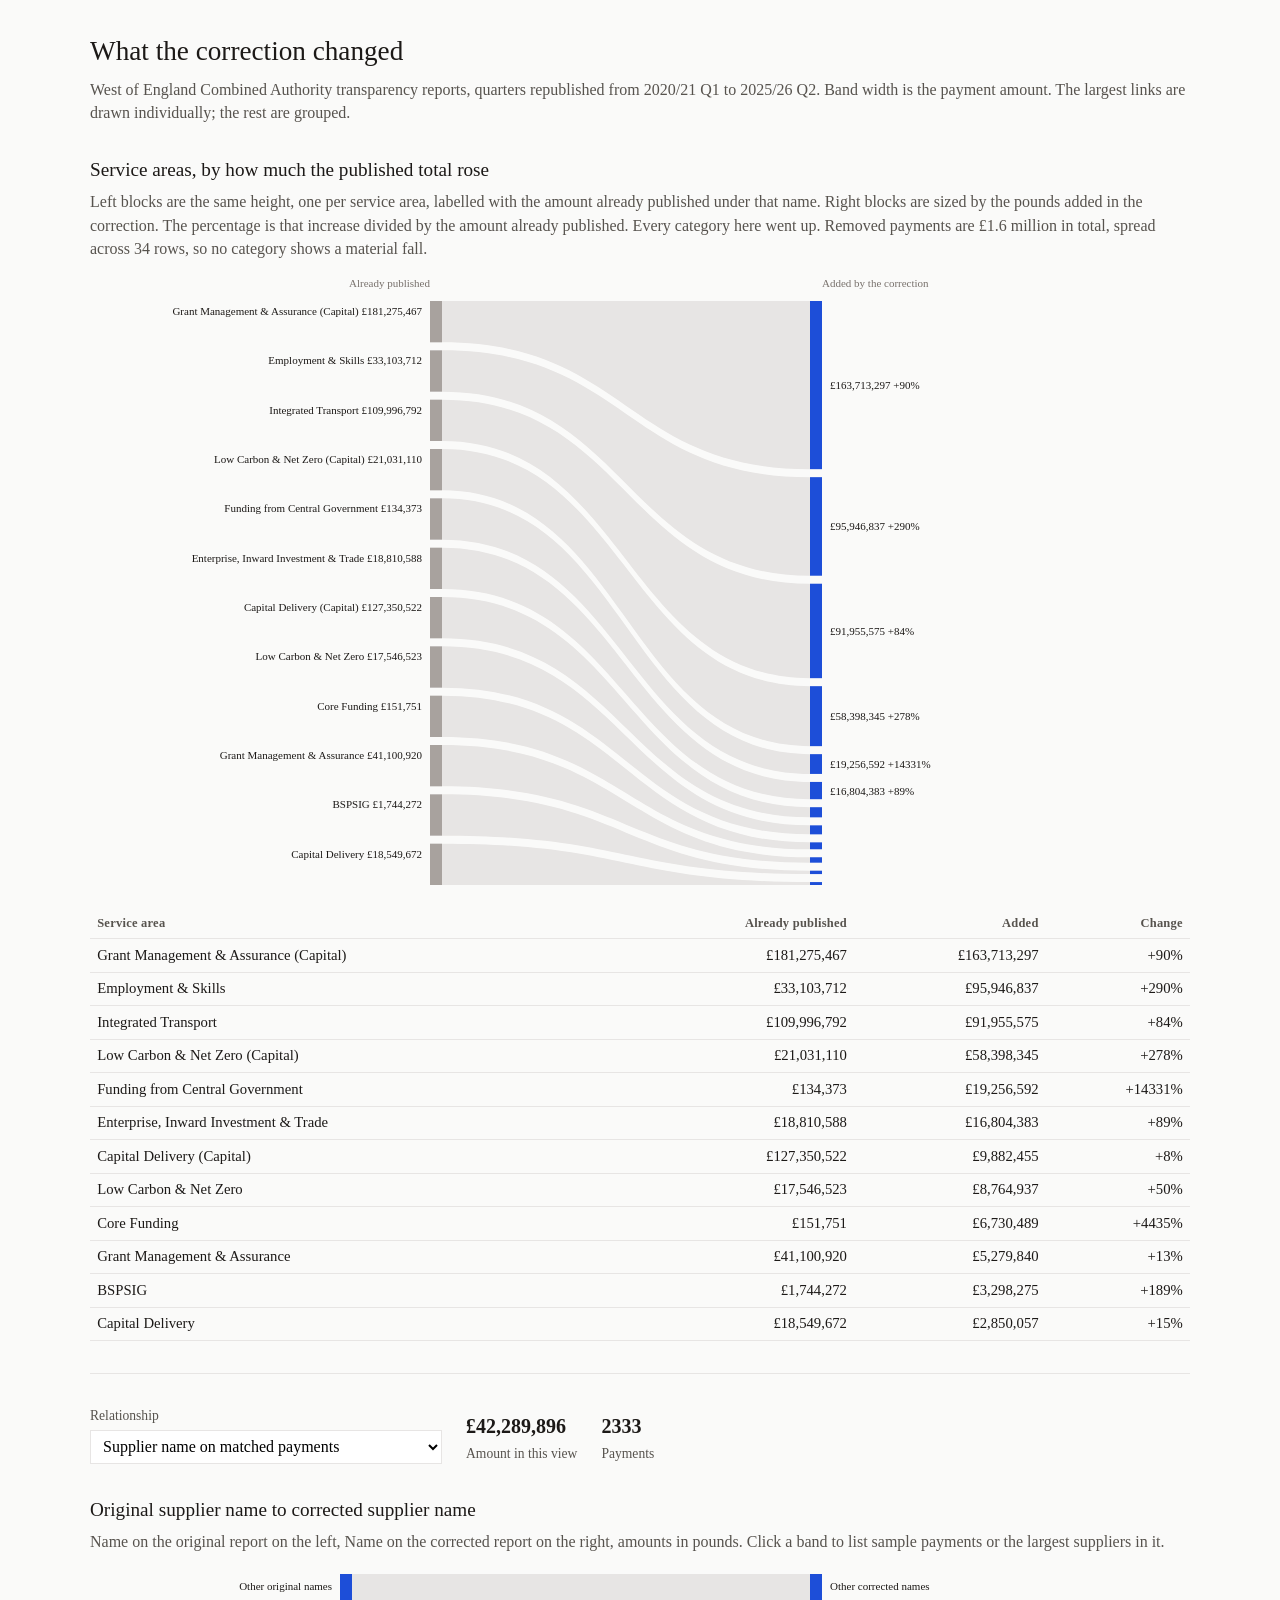
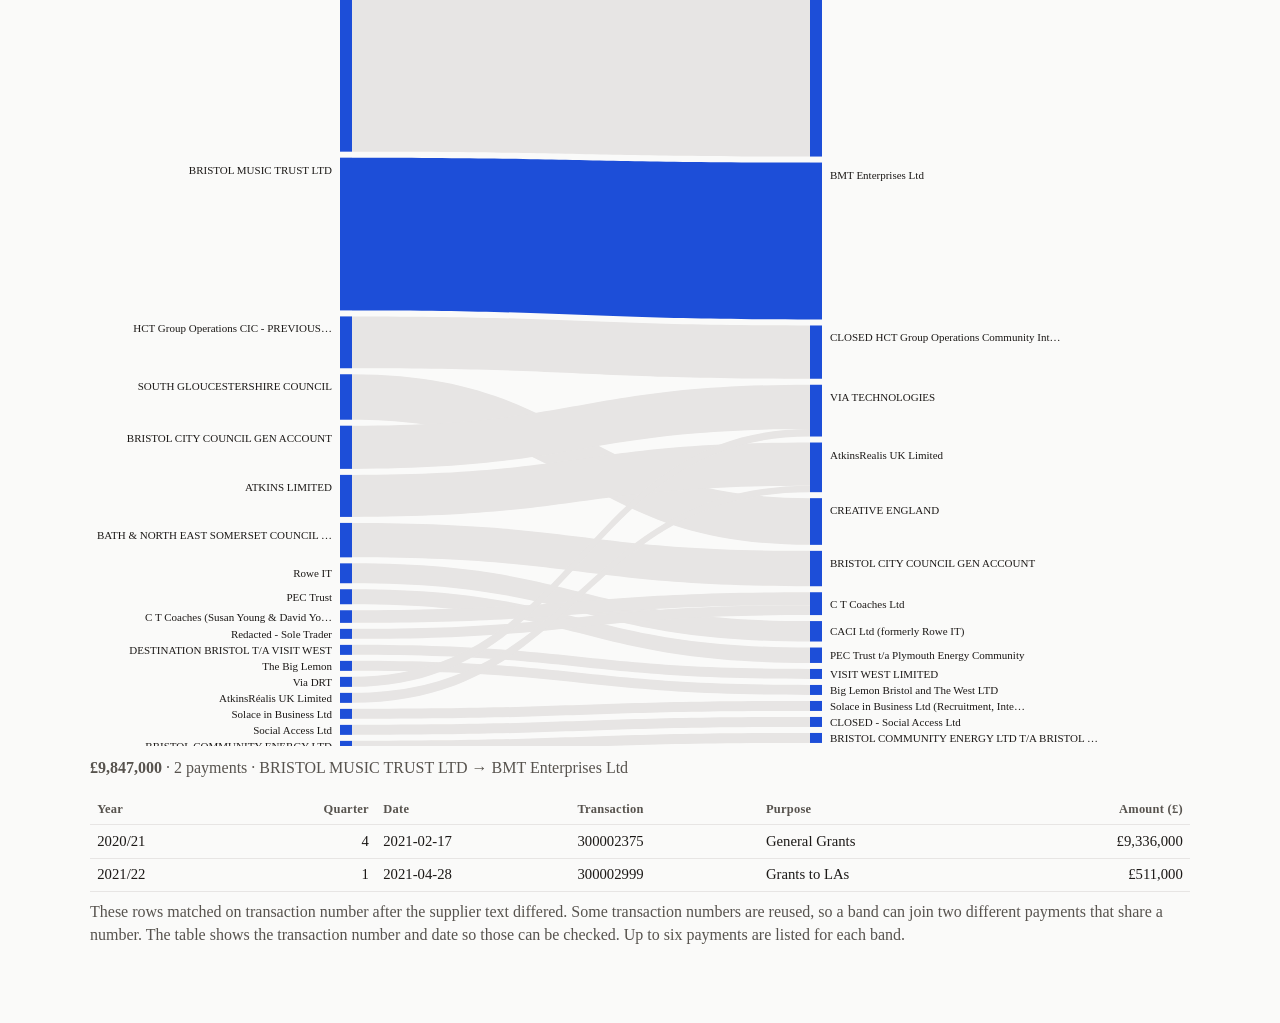
<file: report/spend-relationships.html>
<!DOCTYPE html>
<html lang="en">
<head>
<meta charset="utf-8">
<meta name="viewport" content="width=device-width, initial-scale=1">
<title>WECA spend corrections</title>
<style>
  :root { color-scheme: light; --ink:#1c1917; --muted:#57534e; --line:#e7e5e4; --band:#d6d3d1; --accent:#1d4ed8; --paper:#fafaf9; }
  body { margin:0; font: 16px/1.45 Georgia, "Iowan Old Style", serif; color: var(--ink); background: var(--paper); }
  main { max-width: 1100px; margin: 0 auto; padding: 2rem 1.25rem 4rem; }
  h1 { font-weight: 500; font-size: 1.7rem; margin: 0 0 0.4rem; }
  h2 { font-weight: 500; font-size: 1.2rem; margin: 2rem 0 0.4rem; }
  p { color: var(--muted); margin: 0.3rem 0 0.8rem; }
  .controls { display:flex; gap:1.5rem; align-items:flex-end; flex-wrap:wrap; margin: 1rem 0; }
  label { font-size: 0.85rem; color: var(--muted); display:block; margin-bottom: 0.25rem; }
  select { font: inherit; padding: 0.4rem 0.5rem; min-width: 22rem; background: white; border: 1px solid var(--line); }
  .stat strong { display:block; font-size: 1.25rem; font-weight: 600; }
  .stat span { color: var(--muted); font-size: 0.85rem; }
  svg { width: 100%; height: auto; display:block; }
  svg text { font-family: Georgia, serif; }
  table { width:100%; border-collapse: collapse; margin: 1rem 0 0.5rem; font-size: 0.92rem; }
  th, td { text-align:left; padding: 0.35rem 0.45rem; border-bottom: 1px solid var(--line); vertical-align: top; }
  th { font-size: 0.78rem; letter-spacing: 0.02em; color: var(--muted); font-weight: 600; }
  td.num, th.num { text-align: right; font-variant-numeric: tabular-nums; }
  .choice { margin: 0.6rem 0; }
  hr { border: 0; border-top: 1px solid var(--line); margin: 2rem 0; }
  path.band { cursor: pointer; }
</style>
</head>
<body>
<main>
  <h1>What the correction changed</h1>
  <p>West of England Combined Authority transparency reports, quarters republished from 2020/21 Q1 to 2025/26 Q2. Band width is the payment amount. The largest links are drawn individually; the rest are grouped.</p>

  <h2>Service areas, by how much the published total rose</h2>
  <p>Left blocks are the same height, one per service area, labelled with the amount already published under that name. Right blocks are sized by the pounds added in the correction. The percentage is that increase divided by the amount already published. Every category here went up. Removed payments are £1.6 million in total, spread across 34 rows, so no category shows a material fall.</p>
  <div id="category"></div>
  <table id="category-table"></table>

  <hr>
  <div class="controls">
    <div>
      <label for="relation">Relationship</label>
      <select id="relation">
        <option value="supplier">Supplier name on matched payments</option>
        <option value="added">Added payments: year to service area</option>
      </select>
    </div>
    <div class="stat"><strong id="stat-amount"></strong><span>Amount in this view</span></div>
    <div class="stat"><strong id="stat-count"></strong><span>Payments</span></div>
  </div>
  <h2 id="flow-title"></h2>
  <p id="flow-note"></p>
  <div id="flow"></div>
  <p class="choice" id="choice"></p>
  <table id="detail"></table>
  <p id="caution"></p>
</main>
<script>
const DATA = {"supplier": [{"id": "s0", "from": "BRISTOL MUSIC TRUST LTD", "to": "BMT Enterprises Ltd", "amount": 9847000.0, "count": 2, "samples": [{"year": "2020/21", "quarter": "4", "date": "2021-02-17", "txn": "300002375", "purpose": "General Grants", "amount": 9336000.0}, {"year": "2021/22", "quarter": "1", "date": "2021-04-28", "txn": "300002999", "purpose": "Grants to LAs", "amount": 511000.0}]}, {"id": "s1", "from": "HCT Group Operations CIC - PREVIOUSLY CT PLUS", "to": "CLOSED HCT Group Operations Community Interest Company - in Administra", "amount": 3342268.58, "count": 60, "samples": [{"year": "2020/21", "quarter": "1", "date": "2020-06-11", "txn": "300000290", "purpose": "Transport Operators - Concessionary Fares", "amount": 10807.54}, {"year": "2020/21", "quarter": "1", "date": "2020-06-09", "txn": "300000334", "purpose": "Transport Operators - Concessionary Fares", "amount": 10781.2}, {"year": "2020/21", "quarter": "1", "date": "2020-06-09", "txn": "300000337", "purpose": "Transport Operators - Concessionary Fares", "amount": 11029.73}, {"year": "2020/21", "quarter": "2", "date": "2020-07-19", "txn": "300000581", "purpose": "Transport Operators - Concessionary Fares", "amount": 12198.56}, {"year": "2020/21", "quarter": "2", "date": "2020-07-29", "txn": "300000611", "purpose": "Transport Operators - Supported Bus Services", "amount": 4438.36}, {"year": "2020/21", "quarter": "2", "date": "2020-07-29", "txn": "300000611", "purpose": "Transport Operators - Supported Bus Services", "amount": 19205.01}]}, {"id": "s2", "from": "SOUTH GLOUCESTERSHIRE COUNCIL", "to": "CREATIVE ENGLAND", "amount": 2929250.0, "count": 1, "samples": [{"year": "2025/26", "quarter": "2", "date": "2025-10-01", "txn": "400008885", "purpose": "Capital Grants", "amount": 2929250.0}]}, {"id": "s3", "from": "BRISTOL CITY COUNCIL GEN ACCOUNT", "to": "VIA TECHNOLOGIES", "amount": 2783500.0, "count": 1, "samples": [{"year": "2025/26", "quarter": "2", "date": "2025-10-01", "txn": "400008885", "purpose": "Capital Grants", "amount": 2783500.0}]}, {"id": "s4", "from": "ATKINS LIMITED", "to": "AtkinsRealis UK Limited", "amount": 2709643.68, "count": 268, "samples": [{"year": "2020/21", "quarter": "2", "date": "2020-06-05", "txn": "300000151", "purpose": "Consultants - Project Based Work", "amount": 15053.5}, {"year": "2020/21", "quarter": "2", "date": "2020-06-27", "txn": "300000462", "purpose": "Fees - Business Case Reviews", "amount": 2333.25}, {"year": "2020/21", "quarter": "2", "date": "2020-07-30", "txn": "300000621", "purpose": "Consultants - Specialist Advice", "amount": 5000.0}, {"year": "2020/21", "quarter": "2", "date": "2020-08-11", "txn": "300000669", "purpose": "Consultants - Project Based Work", "amount": 14151.5}, {"year": "2020/21", "quarter": "2", "date": "2020-08-11", "txn": "300000672", "purpose": "Consultants - Project Based Work", "amount": 15289.93}, {"year": "2020/21", "quarter": "2", "date": "2020-08-11", "txn": "300000678", "purpose": "Fees - Business Case Reviews", "amount": 610.0}]}, {"id": "s5", "from": "BATH & NORTH EAST SOMERSET COUNCIL GENERAL SUSPSENSE ACCOUNT", "to": "BRISTOL CITY COUNCIL GEN ACCOUNT", "amount": 2220250.0, "count": 1, "samples": [{"year": "2025/26", "quarter": "2", "date": "2025-10-01", "txn": "400008885", "purpose": "Capital Grants", "amount": 2220250.0}]}, {"id": "s6", "from": "Rowe IT", "to": "CACI Ltd (formerly Rowe IT)", "amount": 1282345.22, "count": 14, "samples": [{"year": "2022/23", "quarter": "4", "date": "2023-03-27", "txn": "300009073", "purpose": "Consultancy Costs", "amount": 223797.11}, {"year": "2023/24", "quarter": "1", "date": "2023-05-15", "txn": "300009512", "purpose": "Consultancy Costs", "amount": 123231.25}, {"year": "2023/24", "quarter": "2", "date": "2023-06-02", "txn": "300009740", "purpose": "Consultancy Costs", "amount": 74449.21}, {"year": "2023/24", "quarter": "2", "date": "2023-07-05", "txn": "300010184", "purpose": "Consultancy Costs", "amount": 84936.4}, {"year": "2023/24", "quarter": "2", "date": "2023-08-03", "txn": "300010434", "purpose": "Consultancy Costs", "amount": 75675.0}, {"year": "2023/24", "quarter": "2", "date": "2023-09-12", "txn": "300010885", "purpose": "Consultancy Costs", "amount": 78806.25}]}, {"id": "s7", "from": "PEC Trust", "to": "PEC Trust t/a Plymouth Energy Community", "amount": 968116.34, "count": 5, "samples": [{"year": "2023/24", "quarter": "4", "date": "2024-03-11", "txn": "300012977", "purpose": "", "amount": 153149.43}, {"year": "2024/25", "quarter": "1", "date": "2024-06-03", "txn": "300014119", "purpose": "General Grants", "amount": 332070.83}, {"year": "2024/25", "quarter": "2", "date": "2024-09-03", "txn": "300015248", "purpose": "General Grants", "amount": 151284.38}, {"year": "2024/25", "quarter": "3", "date": "2024-11-25", "txn": "300016453", "purpose": "Grants", "amount": 155585.89}, {"year": "2024/25", "quarter": "4", "date": "2025-03-03", "txn": "300017908", "purpose": "Grants", "amount": 176025.81}]}, {"id": "s8", "from": "C T Coaches (Susan Young & David Young T/A)", "to": "C T Coaches Ltd", "amount": 813108.0, "count": 53, "samples": [{"year": "2020/21", "quarter": "1", "date": "2020-06-11", "txn": "300000286", "purpose": "Transport Operators - Concessionary Fares", "amount": 932.55}, {"year": "2020/21", "quarter": "1", "date": "2020-06-09", "txn": "300000333", "purpose": "Transport Operators - Concessionary Fares", "amount": 932.55}, {"year": "2020/21", "quarter": "1", "date": "2020-06-09", "txn": "300000336", "purpose": "Transport Operators - Concessionary Fares", "amount": 932.55}, {"year": "2020/21", "quarter": "2", "date": "2020-06-21", "txn": "300000463", "purpose": "Transport Operators - Supported Bus Services", "amount": 25504.56}, {"year": "2020/21", "quarter": "2", "date": "2020-06-21", "txn": "300000464", "purpose": "Transport Operators - Supported Bus Services", "amount": 25620.91}, {"year": "2020/21", "quarter": "2", "date": "2020-07-06", "txn": "300000486", "purpose": "Transport Operators - Supported Bus Services", "amount": 25237.11}]}, {"id": "s9", "from": "Redacted - Sole Trader", "to": "C T Coaches Ltd", "amount": 620054.3, "count": 21, "samples": [{"year": "2021/22", "quarter": "2", "date": "2021-07-02", "txn": "300003439", "purpose": "Transport Operators - Supported Bus Services", "amount": 23677.27}, {"year": "2021/22", "quarter": "2", "date": "2021-08-02", "txn": "300003635", "purpose": "Transport Operators - Supported Bus Services", "amount": 23363.22}, {"year": "2021/22", "quarter": "2", "date": "2021-09-01", "txn": "300003824", "purpose": "Transport Operators - Supported Bus Services", "amount": 21393.28}, {"year": "2021/22", "quarter": "3", "date": "2021-10-11", "txn": "300004086", "purpose": "Transport Operators - Supported Bus Services", "amount": 24312.44}, {"year": "2021/22", "quarter": "3", "date": "2021-11-01", "txn": "300004252", "purpose": "Transport Operators - Supported Bus Services", "amount": 22545.2}, {"year": "2021/22", "quarter": "3", "date": "2021-12-10", "txn": "300004598", "purpose": "Transport Operators - Supported Bus Services", "amount": 22263.8}]}, {"id": "s10", "from": "DESTINATION BRISTOL T/A VISIT WEST", "to": "VISIT WEST LIMITED", "amount": 519000.0, "count": 9, "samples": [{"year": "2023/24", "quarter": "1", "date": "2023-04-26", "txn": "300009357", "purpose": "Grants - Other", "amount": 51050.0}, {"year": "2023/24", "quarter": "1", "date": "2023-05-11", "txn": "300009494", "purpose": "Advertising", "amount": 4000.0}, {"year": "2023/24", "quarter": "4", "date": "2024-02-09", "txn": "300012594", "purpose": "", "amount": 950.0}, {"year": "2023/24", "quarter": "4", "date": "2024-03-25", "txn": "300013273", "purpose": "", "amount": 50000.0}, {"year": "2024/25", "quarter": "1", "date": "2024-05-10", "txn": "300013829", "purpose": "General Grants", "amount": 37026.0}, {"year": "2024/25", "quarter": "2", "date": "2024-07-11", "txn": "300014579", "purpose": "General Grants", "amount": 12974.0}]}, {"id": "s11", "from": "The Big Lemon", "to": "Big Lemon Bristol and The West LTD", "amount": 518618.97, "count": 9, "samples": [{"year": "2024/25", "quarter": "1", "date": "2024-04-03", "txn": "300013290", "purpose": "Transport Operators - Supported Bus Services", "amount": 55895.59}, {"year": "2024/25", "quarter": "1", "date": "2024-05-02", "txn": "300013703", "purpose": "Transport Operators - Supported Bus Services", "amount": 58321.41}, {"year": "2024/25", "quarter": "1", "date": "2024-06-03", "txn": "300014159", "purpose": "Transport Operators - Supported Bus Services", "amount": 58282.11}, {"year": "2024/25", "quarter": "2", "date": "2024-07-01", "txn": "300014438", "purpose": "Transport Operators - Supported Bus Services", "amount": 58710.71}, {"year": "2024/25", "quarter": "2", "date": "2024-08-05", "txn": "300014876", "purpose": "Transport Operators - Supported Bus Services", "amount": 58887.51}, {"year": "2024/25", "quarter": "2", "date": "2024-09-04", "txn": "300015288", "purpose": "Transport Operators - Supported Bus Services", "amount": 58826.71}]}, {"id": "s12", "from": "Via DRT", "to": "VIA TECHNOLOGIES", "amount": 464601.32, "count": 2, "samples": [{"year": "2025/26", "quarter": "2", "date": "2025-08-01", "txn": "400008674", "purpose": "Transport Operators", "amount": 334938.36}, {"year": "2025/26", "quarter": "2", "date": "2025-10-01", "txn": "400008885", "purpose": "Transport Operators", "amount": 129662.96}]}, {"id": "s13", "from": "AtkinsR\u00e9alis UK Limited", "to": "AtkinsRealis UK Limited", "amount": 405942.56, "count": 51, "samples": [{"year": "2023/24", "quarter": "4", "date": "2023-12-15", "txn": "300011936", "purpose": "", "amount": 3267.45}, {"year": "2023/24", "quarter": "4", "date": "2023-12-15", "txn": "300011936", "purpose": "", "amount": 4901.18}, {"year": "2023/24", "quarter": "4", "date": "2023-12-15", "txn": "300011937", "purpose": "", "amount": 3945.6}, {"year": "2023/24", "quarter": "4", "date": "2023-12-15", "txn": "300011937", "purpose": "", "amount": 5918.4}, {"year": "2023/24", "quarter": "4", "date": "2023-12-15", "txn": "300011938", "purpose": "", "amount": 1294.65}, {"year": "2023/24", "quarter": "4", "date": "2023-12-15", "txn": "300011938", "purpose": "", "amount": 1941.98}]}, {"id": "s14", "from": "Solace in Business Ltd", "to": "Solace in Business Ltd (Recruitment, Interim Management & Consultancy ", "amount": 393742.59, "count": 26, "samples": [{"year": "2022/23", "quarter": "4", "date": "2023-03-23", "txn": "300009035", "purpose": "Consultants - Project Based Work", "amount": 27500.0}, {"year": "2023/24", "quarter": "2", "date": "2023-07-18", "txn": "300010281", "purpose": "Advertising", "amount": 4837.5}, {"year": "2023/24", "quarter": "2", "date": "2023-07-18", "txn": "300010294", "purpose": "Advertising", "amount": 4837.5}, {"year": "2023/24", "quarter": "2", "date": "2023-07-21", "txn": "300010309", "purpose": "Agency Costs - Temporary Staff", "amount": 2955.0}, {"year": "2023/24", "quarter": "2", "date": "2023-08-07", "txn": "300010474", "purpose": "Agency Costs - Temporary Staff", "amount": 19700.0}, {"year": "2023/24", "quarter": "2", "date": "2023-09-11", "txn": "300010874", "purpose": "Agency Costs - Temporary Staff", "amount": 23640.0}]}, {"id": "s15", "from": "Social Access Ltd", "to": "CLOSED - Social Access Ltd", "amount": 367882.53, "count": 28, "samples": [{"year": "2020/21", "quarter": "1", "date": "2020-06-11", "txn": "900000084", "purpose": "Transport Operators - Community Transport", "amount": 53192.25}, {"year": "2020/21", "quarter": "2", "date": "2020-07-06", "txn": "300000496", "purpose": "Transport Operators - Community Transport", "amount": 50237.13}, {"year": "2020/21", "quarter": "2", "date": "2020-07-14", "txn": "300000552", "purpose": "Transport Operators - Concessionary Fares", "amount": 5366.4}, {"year": "2020/21", "quarter": "2", "date": "2020-07-14", "txn": "300000553", "purpose": "Transport Operators - Concessionary Fares", "amount": 5172.48}, {"year": "2020/21", "quarter": "2", "date": "2020-07-14", "txn": "300000561", "purpose": "Transport Operators - Concessionary Fares", "amount": 5510.4}, {"year": "2020/21", "quarter": "2", "date": "2020-09-21", "txn": "300001033", "purpose": "Transport Operators - Concessionary Fares", "amount": 4543.89}]}, {"id": "s16", "from": "BRISTOL COMMUNITY ENERGY LTD", "to": "BRISTOL COMMUNITY ENERGY LTD T/A BRISTOL ENERGY COOPERATIVE", "amount": 342499.07, "count": 25, "samples": [{"year": "2022/23", "quarter": "2", "date": "2022-08-25", "txn": "300006691", "purpose": "Private Businesses", "amount": 2000.0}, {"year": "2022/23", "quarter": "4", "date": "2023-02-10", "txn": "300008361", "purpose": "Private Businesses", "amount": 1136.0}, {"year": "2023/24", "quarter": "2", "date": "2023-06-28", "txn": "300010079", "purpose": "Private Businesses", "amount": 16720.18}, {"year": "2023/24", "quarter": "2", "date": "2023-07-21", "txn": "300010305", "purpose": "Private Businesses", "amount": 6074.61}, {"year": "2023/24", "quarter": "3", "date": "2023-10-17", "txn": "300011261", "purpose": "Private Businesses", "amount": 6488.27}, {"year": "2023/24", "quarter": "3", "date": "2023-10-17", "txn": "300011261", "purpose": "Grants - Other", "amount": 19600.0}]}, {"id": "s17", "from": "JAMES BLAKE SOLUTIONS LTD T/A JBi DIGITAL", "to": "[REDACTED]", "amount": 308469.57, "count": 32, "samples": [{"year": "2022/23", "quarter": "1", "date": "2022-05-03", "txn": "300005823", "purpose": "Website Developemt", "amount": 35959.0}, {"year": "2022/23", "quarter": "1", "date": "2022-05-26", "txn": "300005998", "purpose": "Web Hosting", "amount": 2400.0}, {"year": "2022/23", "quarter": "2", "date": "2022-08-31", "txn": "300006764", "purpose": "Web Hosting", "amount": 18000.0}, {"year": "2022/23", "quarter": "2", "date": "2022-08-31", "txn": "300006765", "purpose": "Web Hosting", "amount": 8955.0}, {"year": "2022/23", "quarter": "4", "date": "2022-12-14", "txn": "300007769", "purpose": "Website Developemt", "amount": 6900.0}, {"year": "2023/24", "quarter": "1", "date": "2023-05-09", "txn": "300009464", "purpose": "Website Developemt", "amount": 3824.39}]}, {"id": "sother", "from": "Other original names", "to": "Other corrected names", "amount": 11453603.7, "count": 1725, "samples": []}], "added": [{"id": "a0", "from": "2020/21", "to": "Grant Management & Assurance (Capital)", "amount": 60895048.47, "count": 99, "suppliers": [{"name": "SOUTH GLOUCESTERSHIRE COUNCIL", "amount": 21204008.59}, {"name": "BMT Enterprises Ltd", "amount": 9847000.0}, {"name": "BATH & NORTH EAST SOMERSET COUNCIL GENERAL SUSPSENSE ACCOUNT", "amount": 9744974.82}, {"name": "CITY OF BRISTOL COLLEGE", "amount": 8598000.0}, {"name": "SOUTH GLOUCESTERSHIRE AND STROUD COLLEGE", "amount": 5290640.0}]}, {"id": "a1", "from": "2022/23", "to": "Low Carbon & Net Zero (Capital)", "amount": 47043440.69, "count": 35, "suppliers": [{"name": "CITY ENERGY NETWORK LIMITED", "amount": 19653409.95}, {"name": "E.ON NEXT", "amount": 16042020.61}, {"name": "Department for Business Energy & Industrial Strategy", "amount": 11118581.0}, {"name": "HAPPY ENERGY SOLUTIONS LTD", "amount": 205260.04}, {"name": "CLOSED -Jaminns Ltd (trading as Jam Inns Ice Delivery)", "amount": 14841.5}]}, {"id": "a2", "from": "2024/25", "to": "Grant Management & Assurance (Capital)", "amount": 40597949.0, "count": 27, "suppliers": [{"name": "South Gloucestershire Council", "amount": 11863330.0}, {"name": "Bristol City Council", "amount": 11843062.5}, {"name": "Bath & North East Somerset Council", "amount": 10052357.5}, {"name": "SOUTH GLOUCESTERSHIRE COUNCIL", "amount": 2525306.0}, {"name": "BRISTOL CITY COUNCIL GEN ACCOUNT", "amount": 2399738.0}]}, {"id": "a3", "from": "2023/24", "to": "Grant Management & Assurance (Capital)", "amount": 32171300.0, "count": 20, "suppliers": [{"name": "BRISTOL CITY COUNCIL GEN ACCOUNT", "amount": 11300000.0}, {"name": "South Gloucestershire Council", "amount": 7708131.0}, {"name": "Bristol City Council", "amount": 7321455.0}, {"name": "Bath and North East Somerset Council", "amount": 5841714.0}]}, {"id": "a4", "from": "2020/21", "to": "Integrated Transport", "amount": 25777885.27, "count": 767, "suppliers": [{"name": "First West of England Ltd", "amount": 15862367.06}, {"name": "Stagecoach Service Ltd", "amount": 2915493.59}, {"name": "CLOSED HCT Group Operations Community Interest Company - in ", "amount": 1923685.36}, {"name": "BATH & NORTH EAST SOMERSET COUNCIL GENERAL SUSPSENSE ACCOUNT", "amount": 657438.3}, {"name": "Idox Software Ltd", "amount": 377032.08}]}, {"id": "a5", "from": "2025/26", "to": "Grant Management & Assurance (Capital)", "amount": 23799000.0, "count": 18, "suppliers": [{"name": "SOUTH GLOUCESTERSHIRE COUNCIL", "amount": 8787750.0}, {"name": "BRISTOL CITY COUNCIL GEN ACCOUNT", "amount": 8350500.0}, {"name": "BATH & NORTH EAST SOMERSET COUNCIL GENERAL SUSPSENSE ACCOUNT", "amount": 4440500.0}, {"name": "BATH AND NORTH EAST SOMERSET", "amount": 2220250.0}]}, {"id": "a6", "from": "2024/25", "to": "Employment & Skills", "amount": 22090626.79, "count": 519, "suppliers": [{"name": "CITY OF BRISTOL COLLEGE", "amount": 8057397.36}, {"name": "SOUTH GLOUCESTERSHIRE AND STROUD COLLEGE", "amount": 2671274.45}, {"name": "BATH COLLEGE CURRENT ACCOUNT", "amount": 1872734.09}, {"name": "BRISTOL CITY COUNCIL GEN ACCOUNT", "amount": 1779200.64}, {"name": "WESTON COLLEGE", "amount": 1635415.03}]}, {"id": "a7", "from": "2023/24", "to": "Employment & Skills", "amount": 20465586.56, "count": 413, "suppliers": [{"name": "CITY OF BRISTOL COLLEGE", "amount": 7133582.25}, {"name": "SOUTH GLOUCESTERSHIRE AND STROUD COLLEGE", "amount": 2613534.55}, {"name": "BATH COLLEGE CURRENT ACCOUNT", "amount": 1696010.37}, {"name": "BRISTOL CITY COUNCIL GEN ACCOUNT", "amount": 1587091.85}, {"name": "WESTON COLLEGE", "amount": 1585566.52}]}, {"id": "a8", "from": "2020/21", "to": "Employment & Skills", "amount": 19472514.85, "count": 401, "suppliers": [{"name": "CITY OF BRISTOL COLLEGE", "amount": 7267964.62}, {"name": "SOUTH GLOUCESTERSHIRE AND STROUD COLLEGE", "amount": 2588582.06}, {"name": "BATH COLLEGE CURRENT ACCOUNT", "amount": 2315759.34}, {"name": "BRISTOL CITY COUNCIL GEN ACCOUNT", "amount": 1802412.55}, {"name": "WESTON COLLEGE", "amount": 1604869.05}]}, {"id": "a9", "from": "2024/25", "to": "Integrated Transport", "amount": 18297399.65, "count": 322, "suppliers": [{"name": "First West of England Ltd", "amount": 12387237.7}, {"name": "Via Technologies Europe B.V.", "amount": 1270365.71}, {"name": "VIA TECHNOLOGIES", "amount": 1003853.98}, {"name": "Stagecoach Service Ltd", "amount": 650475.07}, {"name": "BATH & NORTH EAST SOMERSET COUNCIL GENERAL SUSPSENSE ACCOUNT", "amount": 495369.27}]}, {"id": "a10", "from": "2022/23", "to": "Employment & Skills", "amount": 16160633.34, "count": 177, "suppliers": [{"name": "CITY OF BRISTOL COLLEGE", "amount": 6309432.47}, {"name": "SOUTH GLOUCESTERSHIRE AND STROUD COLLEGE", "amount": 2669124.11}, {"name": "BATH COLLEGE CURRENT ACCOUNT", "amount": 1648138.77}, {"name": "BRISTOL CITY COUNCIL GEN ACCOUNT", "amount": 1549080.87}, {"name": "WESTON COLLEGE", "amount": 1190511.49}]}, {"id": "a11", "from": "2023/24", "to": "Integrated Transport", "amount": 15285913.35, "count": 363, "suppliers": [{"name": "First West of England Ltd", "amount": 10920487.96}, {"name": "Via Technologies Europe B.V.", "amount": 498746.15}, {"name": "WEMOVE SOLUTIONS LTD", "amount": 463743.78}, {"name": "BATH & NORTH EAST SOMERSET COUNCIL GENERAL SUSPSENSE ACCOUNT", "amount": 441240.56}, {"name": "Community Transport (Brighton, Hove & Area) Ltd", "amount": 366784.48}]}, {"id": "a12", "from": "2022/23", "to": "Integrated Transport", "amount": 13985459.93, "count": 382, "suppliers": [{"name": "First West of England Ltd", "amount": 10849568.13}, {"name": "Stagecoach Service Ltd", "amount": 413957.81}, {"name": "BATH & NORTH EAST SOMERSET COUNCIL GENERAL SUSPSENSE ACCOUNT", "amount": 386436.27}, {"name": "CLOSED - Social Access Ltd", "amount": 216930.74}, {"name": "Hartcliffe & Withywood Community Partnership (HWCP)", "amount": 212734.0}]}, {"id": "a13", "from": "2022/23", "to": "Enterprise, Inward Investment & Trade", "amount": 13900760.43, "count": 20, "suppliers": [{"name": "SOUTH GLOUCESTERSHIRE COUNCIL", "amount": 13694440.36}, {"name": "Sundry Supplier- Business Growth Grants", "amount": 137645.97}, {"name": "MIPIM", "amount": 41877.95}, {"name": "NCC OPERATIONS LTD", "amount": 14400.0}, {"name": "ZZZ LTD", "amount": 4646.02}]}, {"id": "a14", "from": "2021/22", "to": "Integrated Transport", "amount": 13190015.47, "count": 216, "suppliers": [{"name": "First West of England Ltd", "amount": 11222475.64}, {"name": "Stagecoach Service Ltd", "amount": 466662.24}, {"name": "BATH & NORTH EAST SOMERSET COUNCIL GENERAL SUSPSENSE ACCOUNT", "amount": 283470.63}, {"name": "CLOSED HCT Group Operations Community Interest Company - in ", "amount": 194538.15}, {"name": "Hartcliffe & Withywood Community Partnership (HWCP)", "amount": 119000.0}]}, {"id": "a15", "from": "2021/22", "to": "Employment & Skills", "amount": 11885934.12, "count": 96, "suppliers": [{"name": "CITY OF BRISTOL COLLEGE", "amount": 5055830.84}, {"name": "BATH COLLEGE CURRENT ACCOUNT", "amount": 1998315.23}, {"name": "SOUTH GLOUCESTERSHIRE AND STROUD COLLEGE", "amount": 1671868.03}, {"name": "WESTON COLLEGE", "amount": 1079680.61}, {"name": "BRISTOL CITY COUNCIL GEN ACCOUNT", "amount": 868499.64}]}, {"id": "aother", "from": "All years", "to": "Other service areas", "amount": 110108086.39, "count": 3302, "suppliers": []}]};
const CATEGORY_CHANGE = [
  { name: "Grant Management & Assurance (Capital)", added: 163713297, base: 181275467, count: 167 },
  { name: "Employment & Skills", added: 95946837, base: 33103712, count: 1729 },
  { name: "Integrated Transport", added: 91955575, base: 109996792, count: 2140 },
  { name: "Low Carbon & Net Zero (Capital)", added: 58398345, base: 21031110, count: 62 },
  { name: "Funding from Central Government", added: 19256592, base: 134373, count: 29 },
  { name: "Enterprise, Inward Investment & Trade", added: 16804383, base: 18810588, count: 400 },
  { name: "Capital Delivery (Capital)", added: 9882455, base: 127350522, count: 104 },
  { name: "Low Carbon & Net Zero", added: 8764937, base: 17546523, count: 204 },
  { name: "Core Funding", added: 6730489, base: 151751, count: 9 },
  { name: "Grant Management & Assurance", added: 5279840, base: 41100920, count: 73 },
  { name: "BSPSIG", added: 3298275, base: 1744272, count: 45 },
  { name: "Capital Delivery", added: 2850057, base: 18549672, count: 100 },
];
const GBP = new Intl.NumberFormat("en-GB", { style: "currency", currency: "GBP", maximumFractionDigits: 0 });
const esc = (s) => String(s).replace(/[&<>]/g, (c) => ({"&":"&amp;","<":"&lt;",">":"&gt;"}[c]));
const clip = (s, n) => s.length > n ? s.slice(0, n - 1) + "…" : s;

function categorySankey() {
  const rows = CATEGORY_CHANGE;
  const width = 1100, height = 620, top = 28, pad = 8, gap = 8, nodeW = 12, leftX = 340, rightX = 720;
  const usable = height - top - pad - gap * (rows.length - 1);
  const leftH = usable / rows.length;
  const addedTotal = rows.reduce((s, r) => s + r.added, 0);
  let yLeft = top, yRight = top;
  const bands = rows.map((row) => {
    const h1 = (row.added / addedTotal) * usable;
    const band = { row, y0: yLeft, h0: leftH, y1: yRight, h1 };
    yLeft += leftH + gap; yRight += h1 + gap;
    return band;
  });
  const parts = [`<svg viewBox="0 0 ${width} ${height}" role="img" aria-label="Service area already published, equal blocks, to amount added">`,
    `<text x="${leftX}" y="14" text-anchor="end" fill="#78716c" font-size="11">Already published</text>`,
    `<text x="${rightX + nodeW}" y="14" fill="#78716c" font-size="11">Added by the correction</text>`];
  for (const { row, y0, h0, y1, h1 } of bands) {
    const mid = (leftX + nodeW + rightX) / 2;
    const pct = Math.round((row.added / row.base) * 100);
    const d = `M ${leftX + nodeW} ${y0} C ${mid} ${y0}, ${mid} ${y1}, ${rightX} ${y1} L ${rightX} ${y1 + h1} C ${mid} ${y1 + h1}, ${mid} ${y0 + h0}, ${leftX + nodeW} ${y0 + h0} Z`;
    const title = `${row.name}: already ${GBP.format(row.base)}, added ${GBP.format(row.added)}, +${pct}%`;
    parts.push(`<path d="${d}" fill="#e7e5e4"><title>${esc(title)}</title></path>`);
    parts.push(`<rect x="${leftX}" y="${y0}" width="${nodeW}" height="${h0}" fill="#a8a29e"/>`);
    parts.push(`<rect x="${rightX}" y="${y1}" width="${nodeW}" height="${h1}" fill="#1d4ed8"/>`);
    const leftLabel = `${clip(row.name, 42)}  ${GBP.format(row.base)}`;
    parts.push(`<text x="${leftX - 8}" y="${y0 + Math.min(h0 / 2, 10) + 4}" text-anchor="end" fill="#1c1917" font-size="11">${esc(leftLabel)}</text>`);
    if (h1 >= 16) {
      parts.push(`<text x="${rightX + nodeW + 8}" y="${y1 + h1 / 2 + 4}" fill="#1c1917" font-size="11">${esc(GBP.format(row.added) + "  +" + pct + "%")}</text>`);
    }
  }
  parts.push("</svg>");
  document.getElementById("category").innerHTML = parts.join("");
  document.getElementById("category-table").innerHTML =
    `<thead><tr><th>Service area</th><th class="num">Already published</th><th class="num">Added</th><th class="num">Change</th></tr></thead><tbody>` +
    rows.map((row) => `<tr><td>${esc(row.name)}</td><td class="num">${GBP.format(row.base)}</td><td class="num">${GBP.format(row.added)}</td><td class="num">+${Math.round(row.added / row.base * 100)}%</td></tr>`).join("") +
    `</tbody>`;
}

function layout(flows, height) {
  const pad = 8, nodeW = 12, leftX = 250, rightX = 720, gap = 6;
  const order = (side) => {
    const totals = new Map();
    for (const flow of flows) totals.set(flow[side], (totals.get(flow[side]) || 0) + flow.amount);
    return [...totals.entries()].sort((a, b) => b[1] - a[1]);
  };
  const place = (entries) => {
    const total = entries.reduce((s, [, v]) => s + v, 0);
    const usable = height - pad * 2 - gap * Math.max(0, entries.length - 1);
    let y = pad;
    const boxes = new Map();
    for (const [name, value] of entries) {
      const h = Math.max(10, (value / total) * usable);
      boxes.set(name, { y, h });
      y += h + gap;
    }
    return boxes;
  };
  const left = place(order("from"));
  const right = place(order("to"));
  const usedL = new Map(), usedR = new Map();
  const ribbons = flows.map((flow) => {
    const L = left.get(flow.from), R = right.get(flow.to);
    const leftTotal = flows.filter((item) => item.from === flow.from).reduce((s, item) => s + item.amount, 0);
    const rightTotal = flows.filter((item) => item.to === flow.to).reduce((s, item) => s + item.amount, 0);
    const h0 = (flow.amount / leftTotal) * L.h;
    const h1 = (flow.amount / rightTotal) * R.h;
    const y0 = L.y + (usedL.get(flow.from) || 0);
    const y1 = R.y + (usedR.get(flow.to) || 0);
    usedL.set(flow.from, (usedL.get(flow.from) || 0) + h0);
    usedR.set(flow.to, (usedR.get(flow.to) || 0) + h1);
    return { flow, y0, h0, y1, h1 };
  });
  return { left, right, ribbons, leftX, rightX, nodeW };
}

let selected = null;
function renderFlow() {
  const relation = document.getElementById("relation").value;
  const flows = relation === "supplier" ? DATA.supplier : DATA.added;
  if (!flows.some((flow) => flow.id === selected)) selected = flows[0].id;
  const active = flows.find((flow) => flow.id === selected);
  const height = relation === "supplier" ? 780 : 680;
  const width = 1100;
  const drawn = layout(flows, height);
  const total = flows.reduce((s, f) => s + f.amount, 0);
  const count = flows.reduce((s, f) => s + f.count, 0);
  document.getElementById("stat-amount").textContent = GBP.format(total);
  document.getElementById("stat-count").textContent = String(count);
  document.getElementById("flow-title").textContent = relation === "supplier"
    ? "Original supplier name to corrected supplier name"
    : "Added payments from year to service area";
  const leftTitle = relation === "supplier" ? "Name on the original report" : "Financial year";
  const rightTitle = relation === "supplier" ? "Name on the corrected report" : "Service area";
  document.getElementById("flow-note").textContent = `${leftTitle} on the left, ${rightTitle} on the right, amounts in pounds. Click a band to list sample payments or the largest suppliers in it.`;
  const parts = [`<svg viewBox="0 0 ${width} ${height}" role="img" aria-label="${esc(leftTitle)} to ${esc(rightTitle)}">`];
  for (const { flow, y0, h0, y1, h1 } of drawn.ribbons) {
    const on = flow.id === active.id;
    const mid = (drawn.leftX + drawn.nodeW + drawn.rightX) / 2;
    const d = `M ${drawn.leftX + drawn.nodeW} ${y0} C ${mid} ${y0}, ${mid} ${y1}, ${drawn.rightX} ${y1} L ${drawn.rightX} ${y1 + h1} C ${mid} ${y1 + h1}, ${mid} ${y0 + h0}, ${drawn.leftX + drawn.nodeW} ${y0 + h0} Z`;
    parts.push(`<path class="band" data-id="${flow.id}" d="${d}" fill="${on ? "#1d4ed8" : "#e7e5e4"}"><title>${esc(flow.from + " to " + flow.to + ": " + GBP.format(flow.amount))}</title></path>`);
  }
  for (const [name, box] of drawn.left) {
    parts.push(`<rect x="${drawn.leftX}" y="${box.y}" width="${drawn.nodeW}" height="${box.h}" fill="#1d4ed8"/>`);
    parts.push(`<text x="${drawn.leftX - 8}" y="${box.y + Math.min(box.h / 2, 12) + 4}" text-anchor="end" fill="#1c1917" font-size="11">${esc(clip(name, 36))}</text>`);
  }
  for (const [name, box] of drawn.right) {
    parts.push(`<rect x="${drawn.rightX}" y="${box.y}" width="${drawn.nodeW}" height="${box.h}" fill="#1d4ed8"/>`);
    parts.push(`<text x="${drawn.rightX + drawn.nodeW + 8}" y="${box.y + Math.min(box.h / 2, 12) + 4}" fill="#1c1917" font-size="11">${esc(clip(name, 42))}</text>`);
  }
  parts.push("</svg>");
  const host = document.getElementById("flow");
  host.innerHTML = parts.join("");
  host.querySelectorAll("path.band").forEach((path) => {
    path.addEventListener("click", () => { selected = path.dataset.id; renderFlow(); });
  });
  document.getElementById("choice").innerHTML = `<strong>${esc(GBP.format(active.amount))}</strong> · ${active.count} payments · ${esc(active.from)} → ${esc(active.to)}`;
  const detail = document.getElementById("detail");
  if (relation === "supplier" && active.samples && active.samples.length) {
    detail.innerHTML = `<thead><tr><th>Year</th><th class="num">Quarter</th><th>Date</th><th>Transaction</th><th>Purpose</th><th class="num">Amount (£)</th></tr></thead><tbody>` +
      active.samples.map((s) => `<tr><td>${esc(s.year)}</td><td class="num">${esc(s.quarter)}</td><td>${esc(s.date)}</td><td>${esc(s.txn)}</td><td>${esc(s.purpose || "—")}</td><td class="num">${GBP.format(s.amount)}</td></tr>`).join("") + `</tbody>`;
  } else if (relation === "added" && active.suppliers && active.suppliers.length) {
    detail.innerHTML = `<thead><tr><th>Largest suppliers in this band</th><th class="num">Amount (£)</th></tr></thead><tbody>` +
      active.suppliers.map((s) => `<tr><td>${esc(s.name)}</td><td class="num">${GBP.format(s.amount)}</td></tr>`).join("") + `</tbody>`;
  } else detail.innerHTML = "";
  document.getElementById("caution").textContent = relation === "supplier"
    ? "These rows matched on transaction number after the supplier text differed. Some transaction numbers are reused, so a band can join two different payments that share a number. The table shows the transaction number and date so those can be checked. Up to six payments are listed for each band."
    : "";
}

categorySankey();
document.getElementById("relation").addEventListener("change", () => { selected = null; renderFlow(); });
renderFlow();
</script>
</body>
</html>
</file>
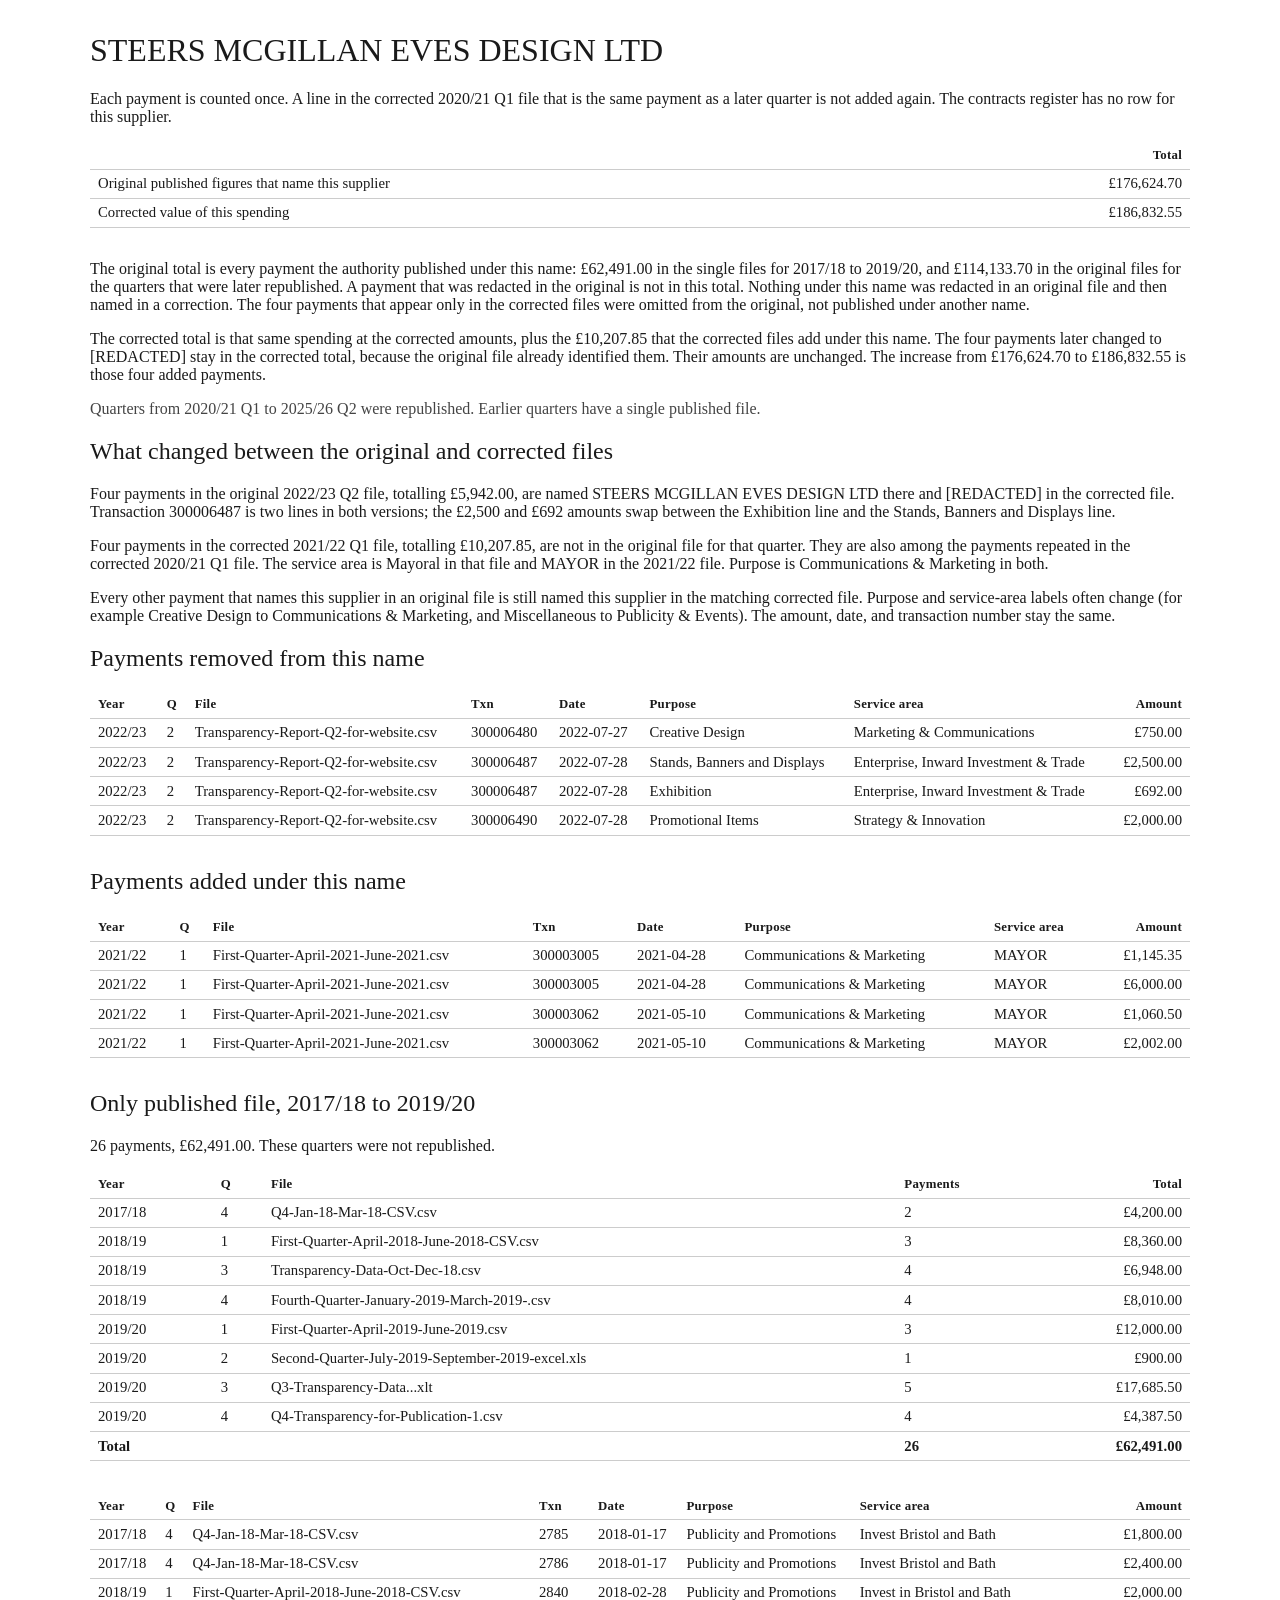
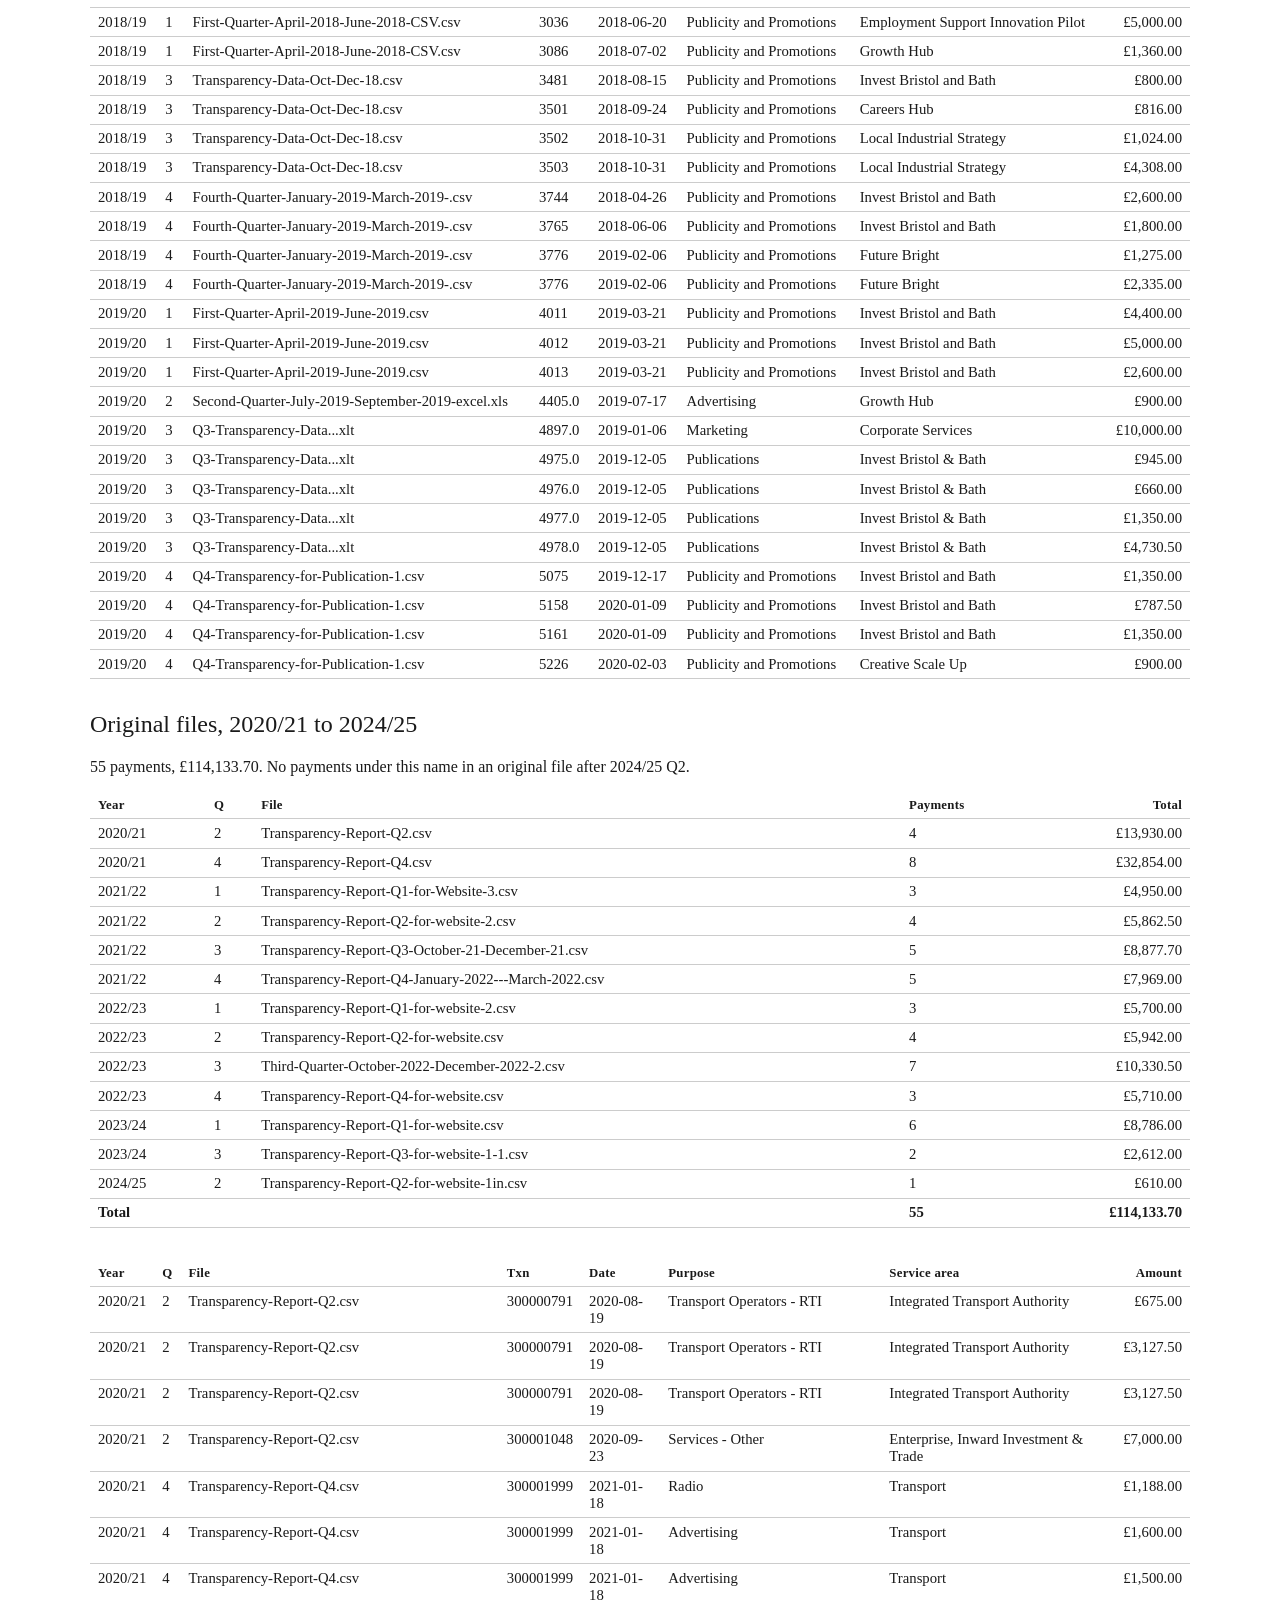
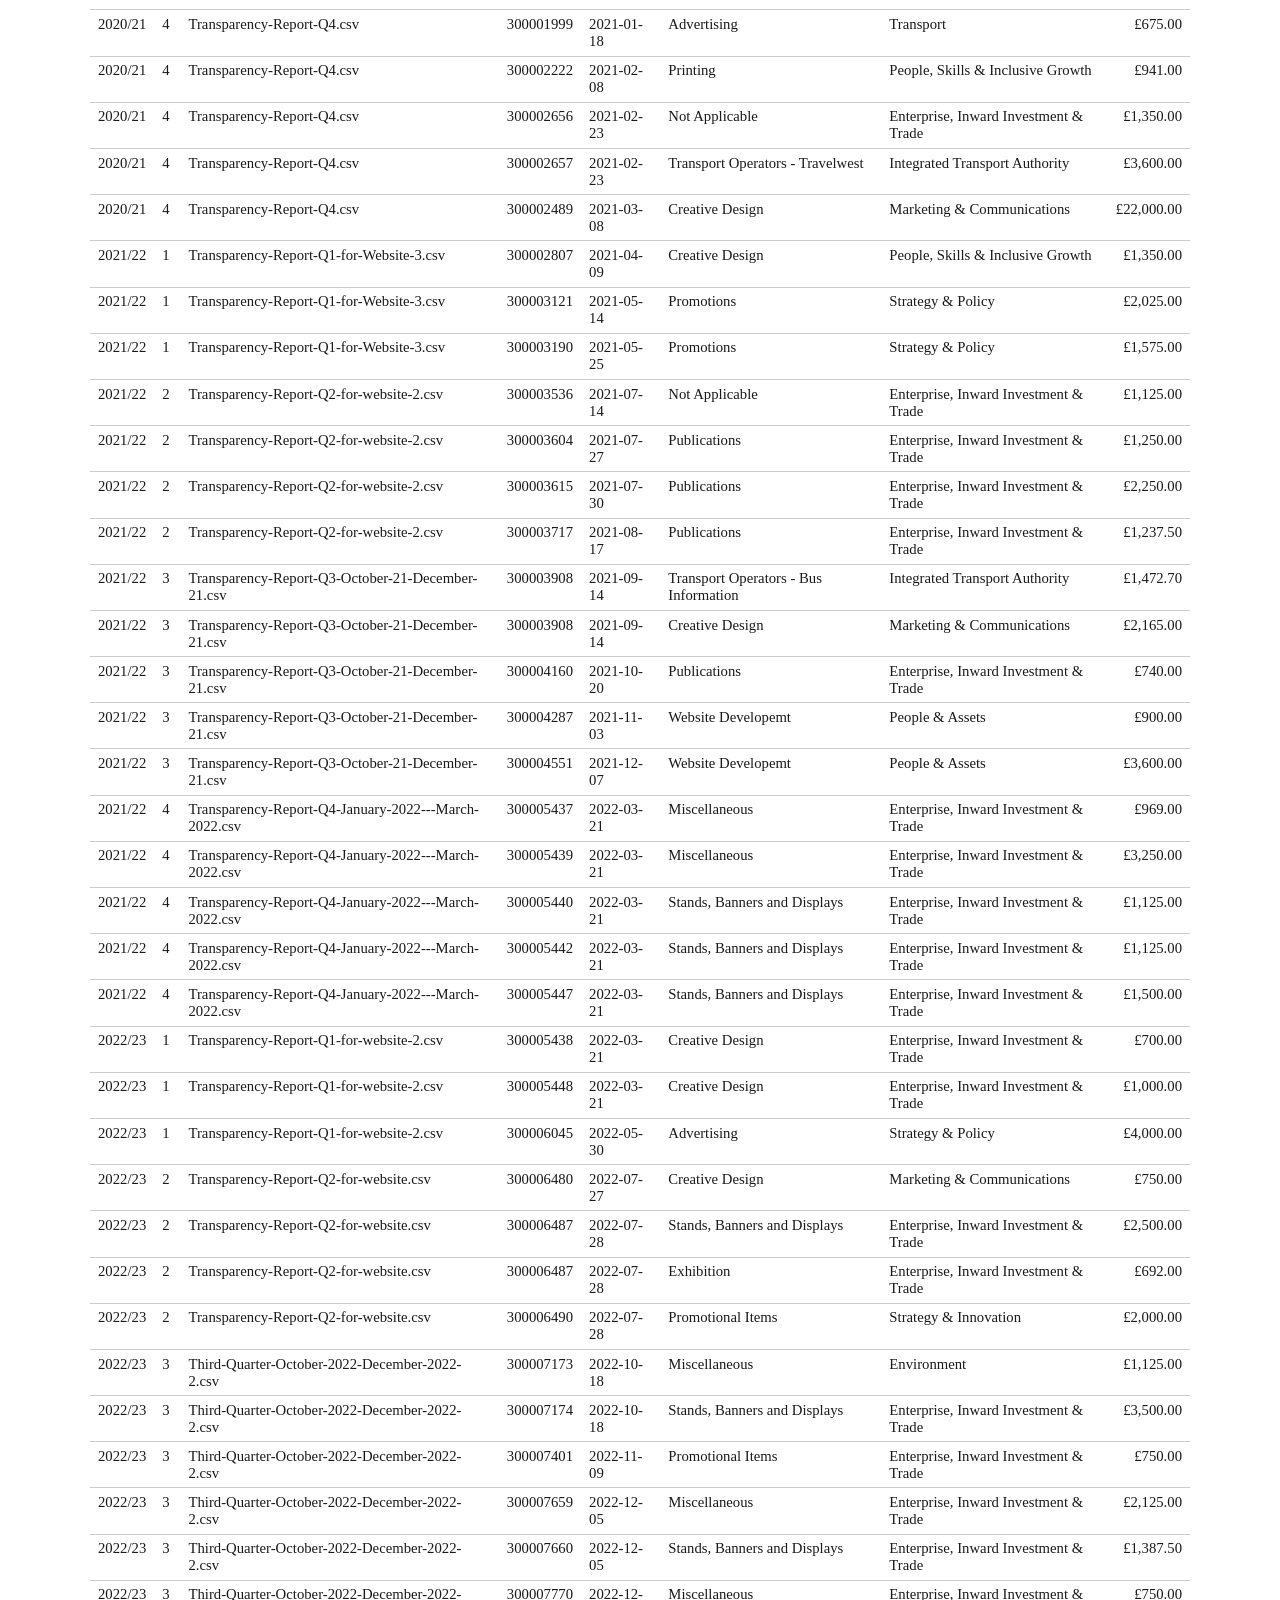
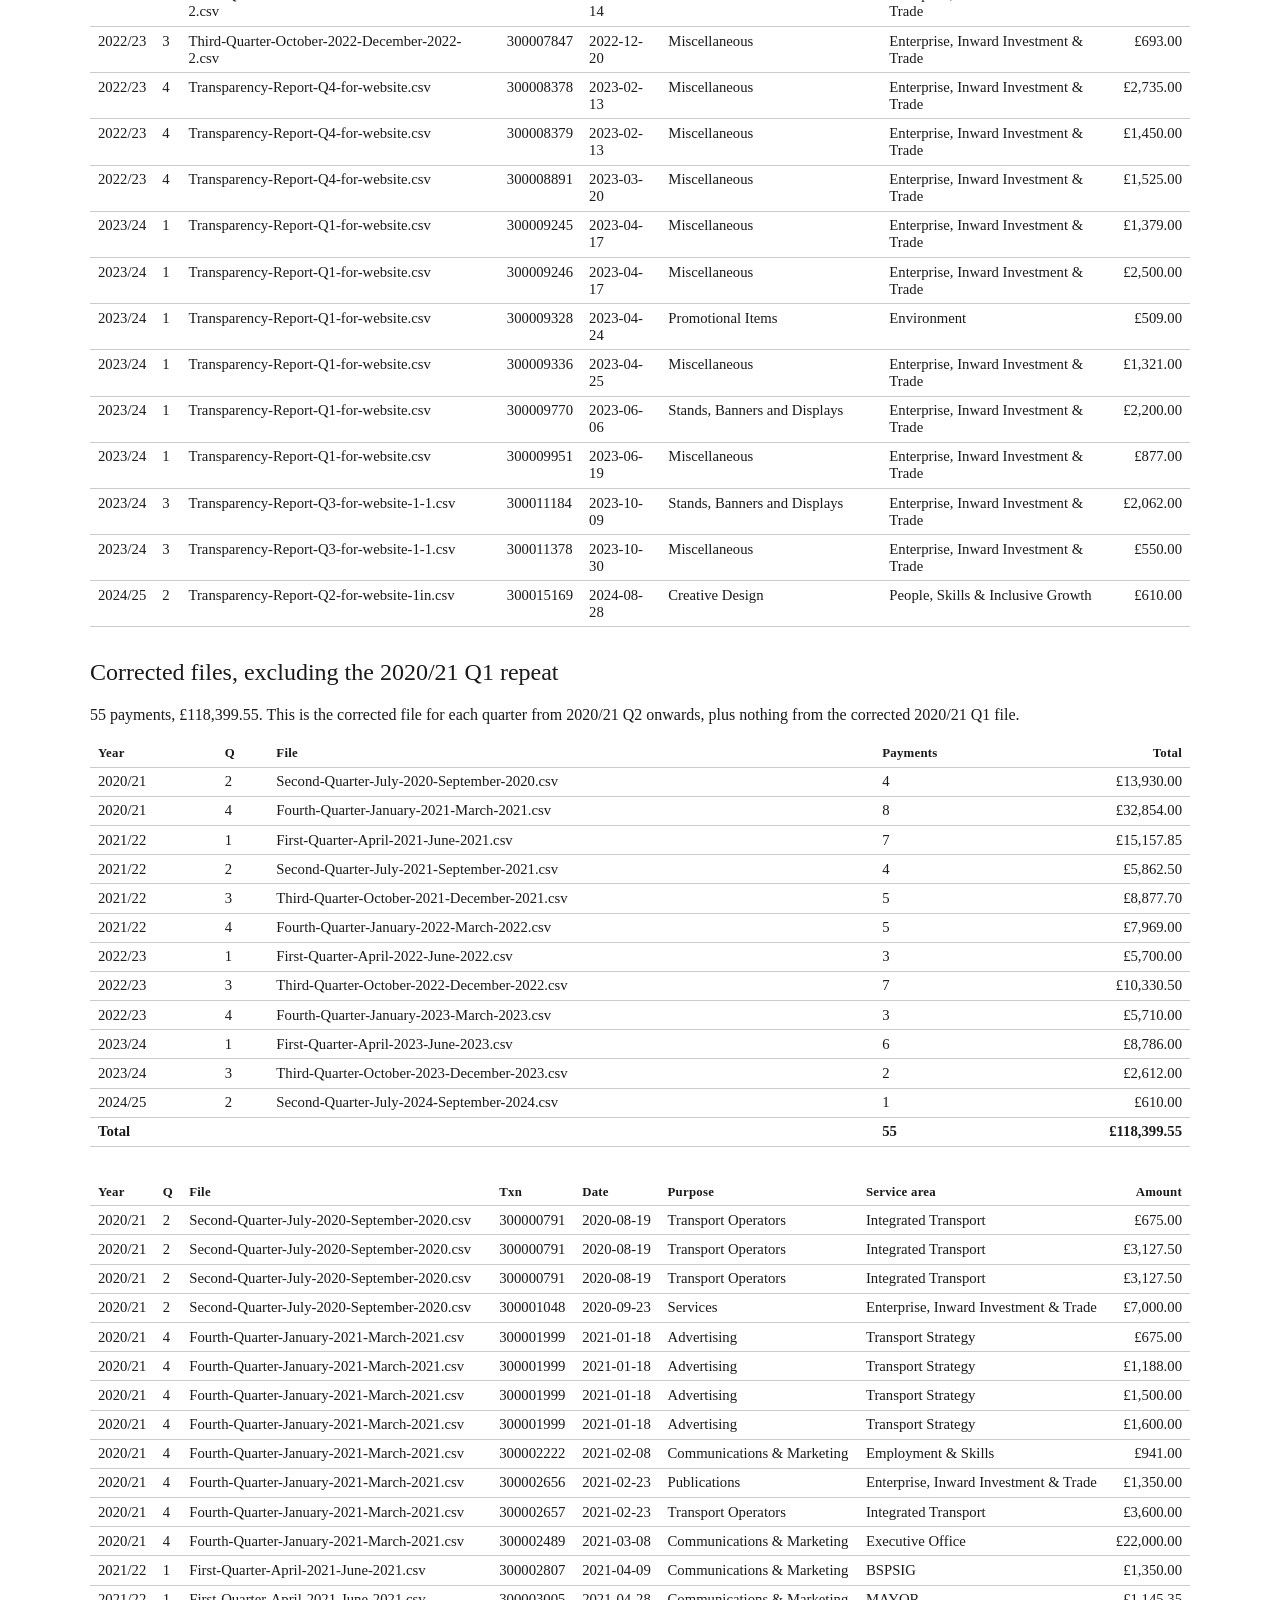
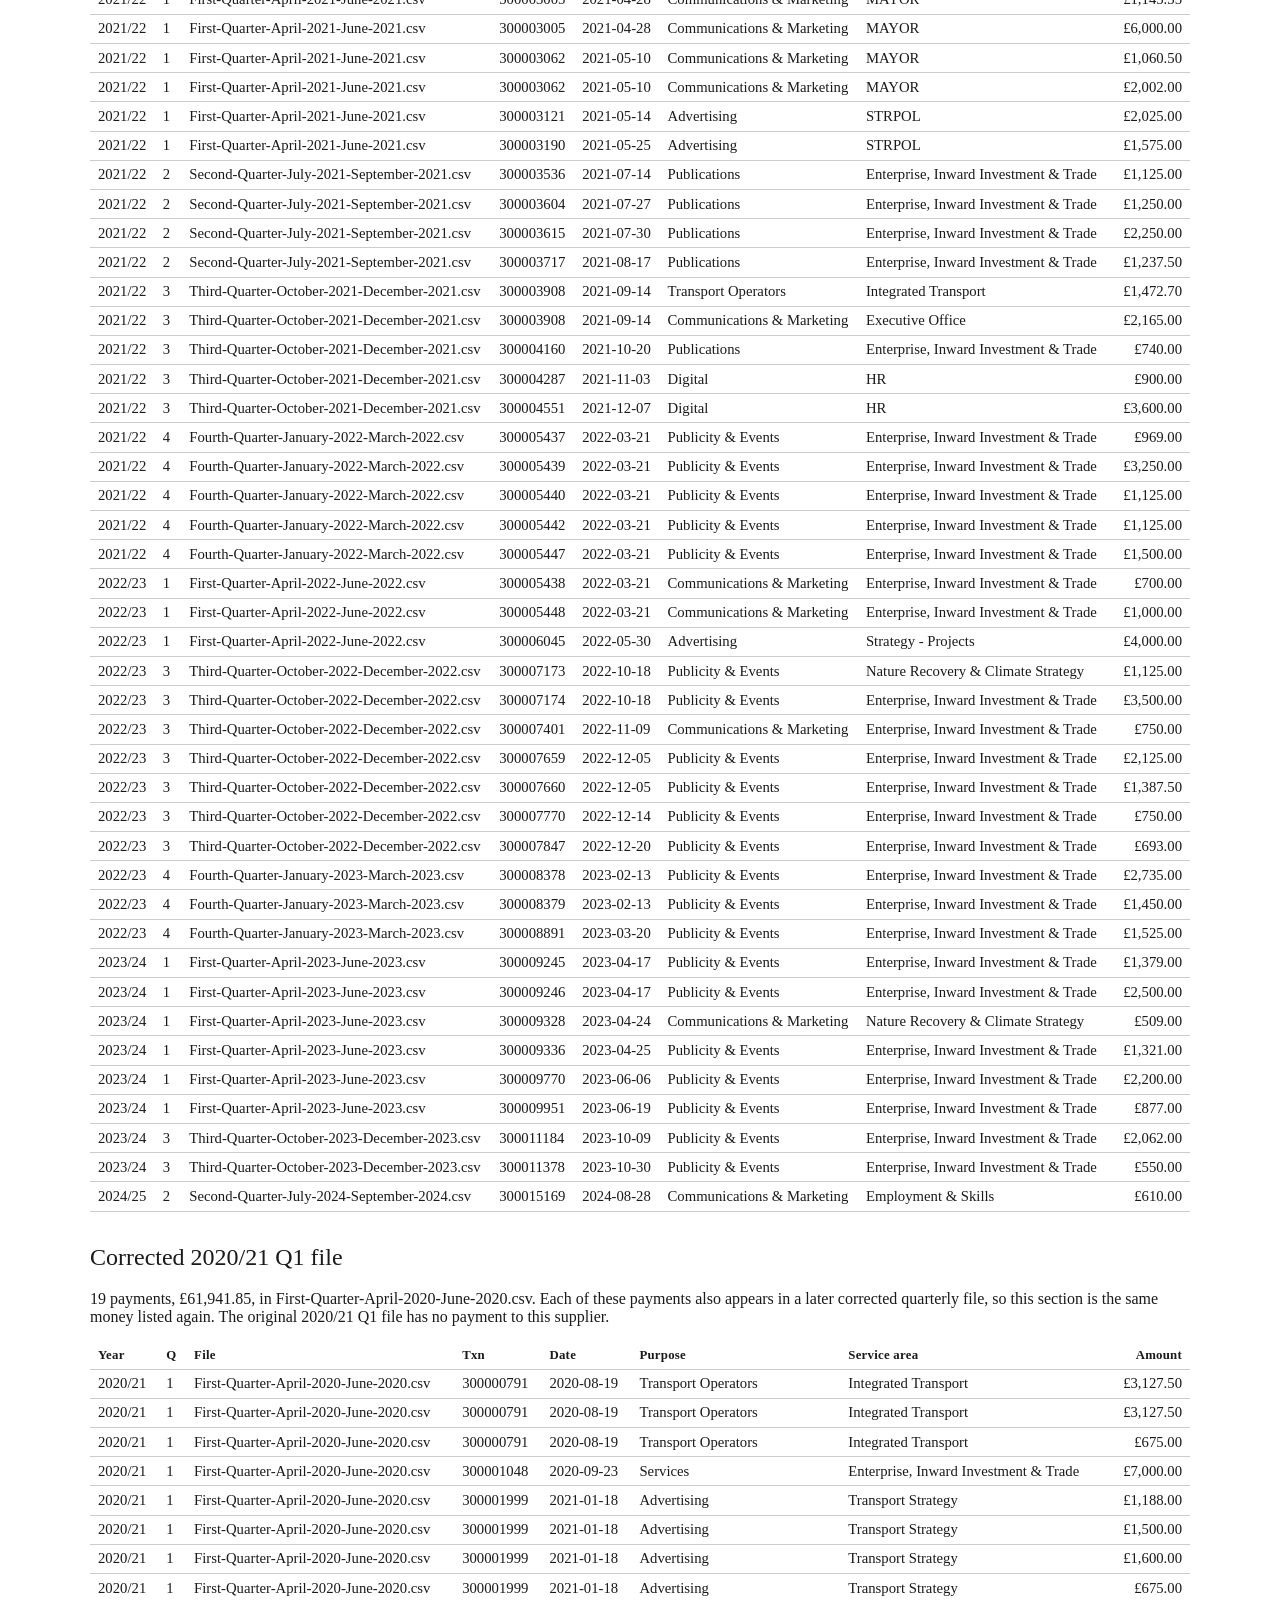
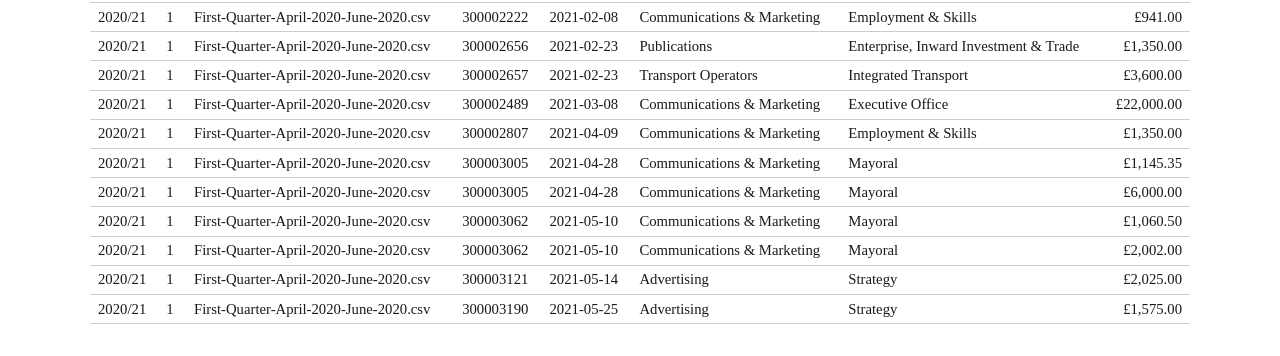
<file: report/steers-mcgillan-eves.html>
<!DOCTYPE html>
<html lang='en'><head><meta charset='utf-8'>
<title>STEERS MCGILLAN EVES DESIGN LTD</title>
<style>
body{font-family:Georgia,serif;max-width:1100px;margin:2rem auto;padding:0 1rem;color:#1a1a1a;}
h1,h2{font-weight:normal;} table{border-collapse:collapse;width:100%;margin:1rem 0 2rem;font-size:0.92rem;}
th,td{border-bottom:1px solid #ccc;text-align:left;padding:0.35rem 0.5rem;vertical-align:top;}
th{font-size:0.8rem;letter-spacing:0.02em;} td:last-child,th:last-child{text-align:right;}
p.note{color:#444;}
</style></head><body>
<h1>STEERS MCGILLAN EVES DESIGN LTD</h1>
<p>Each payment is counted once. A line in the corrected 2020/21 Q1 file that is the same payment as a later quarter is not added again. The contracts register has no row for this supplier.</p>
<table><thead><tr><th></th><th>Total</th></tr></thead><tbody>
<tr><td>Original published figures that name this supplier</td><td>£176,624.70</td></tr>
<tr><td>Corrected value of this spending</td><td>£186,832.55</td></tr>
</tbody></table>
<p>The original total is every payment the authority published under this name: £62,491.00 in the single files for 2017/18 to 2019/20, and £114,133.70 in the original files for the quarters that were later republished. A payment that was redacted in the original is not in this total. Nothing under this name was redacted in an original file and then named in a correction. The four payments that appear only in the corrected files were omitted from the original, not published under another name.</p>
<p>The corrected total is that same spending at the corrected amounts, plus the £10,207.85 that the corrected files add under this name. The four payments later changed to [REDACTED] stay in the corrected total, because the original file already identified them. Their amounts are unchanged. The increase from £176,624.70 to £186,832.55 is those four added payments.</p>
<p class='note'>Quarters from 2020/21 Q1 to 2025/26 Q2 were republished. Earlier quarters have a single published file.</p>
<h2>What changed between the original and corrected files</h2>
<p>Four payments in the original 2022/23 Q2 file, totalling £5,942.00, are named STEERS MCGILLAN EVES DESIGN LTD there and [REDACTED] in the corrected file. Transaction 300006487 is two lines in both versions; the £2,500 and £692 amounts swap between the Exhibition line and the Stands, Banners and Displays line.</p>
<p>Four payments in the corrected 2021/22 Q1 file, totalling £10,207.85, are not in the original file for that quarter. They are also among the payments repeated in the corrected 2020/21 Q1 file. The service area is Mayoral in that file and MAYOR in the 2021/22 file. Purpose is Communications &amp; Marketing in both.</p>
<p>Every other payment that names this supplier in an original file is still named this supplier in the matching corrected file. Purpose and service-area labels often change (for example Creative Design to Communications &amp; Marketing, and Miscellaneous to Publicity &amp; Events). The amount, date, and transaction number stay the same.</p>
<h2>Payments removed from this name</h2>
<table><thead><tr><th>Year</th><th>Q</th><th>File</th><th>Txn</th><th>Date</th><th>Purpose</th><th>Service area</th><th>Amount</th></tr></thead><tbody>
<tr><td>2022/23</td><td>2</td><td>Transparency-Report-Q2-for-website.csv</td><td>300006480</td><td>2022-07-27</td><td>Creative Design</td><td>Marketing &amp; Communications</td><td>£750.00</td></tr>
<tr><td>2022/23</td><td>2</td><td>Transparency-Report-Q2-for-website.csv</td><td>300006487</td><td>2022-07-28</td><td>Stands, Banners and Displays</td><td>Enterprise, Inward Investment &amp; Trade</td><td>£2,500.00</td></tr>
<tr><td>2022/23</td><td>2</td><td>Transparency-Report-Q2-for-website.csv</td><td>300006487</td><td>2022-07-28</td><td>Exhibition</td><td>Enterprise, Inward Investment &amp; Trade</td><td>£692.00</td></tr>
<tr><td>2022/23</td><td>2</td><td>Transparency-Report-Q2-for-website.csv</td><td>300006490</td><td>2022-07-28</td><td>Promotional Items</td><td>Strategy &amp; Innovation</td><td>£2,000.00</td></tr>
</tbody></table>
<h2>Payments added under this name</h2>
<table><thead><tr><th>Year</th><th>Q</th><th>File</th><th>Txn</th><th>Date</th><th>Purpose</th><th>Service area</th><th>Amount</th></tr></thead><tbody>
<tr><td>2021/22</td><td>1</td><td>First-Quarter-April-2021-June-2021.csv</td><td>300003005</td><td>2021-04-28</td><td>Communications &amp; Marketing</td><td>MAYOR</td><td>£1,145.35</td></tr>
<tr><td>2021/22</td><td>1</td><td>First-Quarter-April-2021-June-2021.csv</td><td>300003005</td><td>2021-04-28</td><td>Communications &amp; Marketing</td><td>MAYOR</td><td>£6,000.00</td></tr>
<tr><td>2021/22</td><td>1</td><td>First-Quarter-April-2021-June-2021.csv</td><td>300003062</td><td>2021-05-10</td><td>Communications &amp; Marketing</td><td>MAYOR</td><td>£1,060.50</td></tr>
<tr><td>2021/22</td><td>1</td><td>First-Quarter-April-2021-June-2021.csv</td><td>300003062</td><td>2021-05-10</td><td>Communications &amp; Marketing</td><td>MAYOR</td><td>£2,002.00</td></tr>
</tbody></table>
<h2>Only published file, 2017/18 to 2019/20</h2>
<p>26 payments, £62,491.00. These quarters were not republished.</p>
<table><thead><tr><th>Year</th><th>Q</th><th>File</th><th>Payments</th><th>Total</th></tr></thead><tbody>
<tr><td>2017/18</td><td>4</td><td>Q4-Jan-18-Mar-18-CSV.csv</td><td>2</td><td>£4,200.00</td></tr>
<tr><td>2018/19</td><td>1</td><td>First-Quarter-April-2018-June-2018-CSV.csv</td><td>3</td><td>£8,360.00</td></tr>
<tr><td>2018/19</td><td>3</td><td>Transparency-Data-Oct-Dec-18.csv</td><td>4</td><td>£6,948.00</td></tr>
<tr><td>2018/19</td><td>4</td><td>Fourth-Quarter-January-2019-March-2019-.csv</td><td>4</td><td>£8,010.00</td></tr>
<tr><td>2019/20</td><td>1</td><td>First-Quarter-April-2019-June-2019.csv</td><td>3</td><td>£12,000.00</td></tr>
<tr><td>2019/20</td><td>2</td><td>Second-Quarter-July-2019-September-2019-excel.xls</td><td>1</td><td>£900.00</td></tr>
<tr><td>2019/20</td><td>3</td><td>Q3-Transparency-Data...xlt</td><td>5</td><td>£17,685.50</td></tr>
<tr><td>2019/20</td><td>4</td><td>Q4-Transparency-for-Publication-1.csv</td><td>4</td><td>£4,387.50</td></tr>
<tr><td colspan='3'><strong>Total</strong></td><td><strong>26</strong></td><td><strong>£62,491.00</strong></td></tr>
</tbody></table>
<table><thead><tr><th>Year</th><th>Q</th><th>File</th><th>Txn</th><th>Date</th><th>Purpose</th><th>Service area</th><th>Amount</th></tr></thead><tbody>
<tr><td>2017/18</td><td>4</td><td>Q4-Jan-18-Mar-18-CSV.csv</td><td>2785</td><td>2018-01-17</td><td>Publicity and Promotions</td><td>Invest Bristol and Bath</td><td>£1,800.00</td></tr>
<tr><td>2017/18</td><td>4</td><td>Q4-Jan-18-Mar-18-CSV.csv</td><td>2786</td><td>2018-01-17</td><td>Publicity and Promotions</td><td>Invest Bristol and Bath</td><td>£2,400.00</td></tr>
<tr><td>2018/19</td><td>1</td><td>First-Quarter-April-2018-June-2018-CSV.csv</td><td>2840</td><td>2018-02-28</td><td>Publicity and Promotions</td><td>Invest in Bristol and Bath</td><td>£2,000.00</td></tr>
<tr><td>2018/19</td><td>1</td><td>First-Quarter-April-2018-June-2018-CSV.csv</td><td>3036</td><td>2018-06-20</td><td>Publicity and Promotions</td><td>Employment Support Innovation Pilot</td><td>£5,000.00</td></tr>
<tr><td>2018/19</td><td>1</td><td>First-Quarter-April-2018-June-2018-CSV.csv</td><td>3086</td><td>2018-07-02</td><td>Publicity and Promotions</td><td>Growth Hub</td><td>£1,360.00</td></tr>
<tr><td>2018/19</td><td>3</td><td>Transparency-Data-Oct-Dec-18.csv</td><td>3481</td><td>2018-08-15</td><td>Publicity and Promotions</td><td>Invest Bristol and Bath</td><td>£800.00</td></tr>
<tr><td>2018/19</td><td>3</td><td>Transparency-Data-Oct-Dec-18.csv</td><td>3501</td><td>2018-09-24</td><td>Publicity and Promotions</td><td>Careers Hub</td><td>£816.00</td></tr>
<tr><td>2018/19</td><td>3</td><td>Transparency-Data-Oct-Dec-18.csv</td><td>3502</td><td>2018-10-31</td><td>Publicity and Promotions</td><td>Local Industrial Strategy</td><td>£1,024.00</td></tr>
<tr><td>2018/19</td><td>3</td><td>Transparency-Data-Oct-Dec-18.csv</td><td>3503</td><td>2018-10-31</td><td>Publicity and Promotions</td><td>Local Industrial Strategy</td><td>£4,308.00</td></tr>
<tr><td>2018/19</td><td>4</td><td>Fourth-Quarter-January-2019-March-2019-.csv</td><td>3744</td><td>2018-04-26</td><td>Publicity and Promotions</td><td>Invest Bristol and Bath</td><td>£2,600.00</td></tr>
<tr><td>2018/19</td><td>4</td><td>Fourth-Quarter-January-2019-March-2019-.csv</td><td>3765</td><td>2018-06-06</td><td>Publicity and Promotions</td><td>Invest Bristol and Bath</td><td>£1,800.00</td></tr>
<tr><td>2018/19</td><td>4</td><td>Fourth-Quarter-January-2019-March-2019-.csv</td><td>3776</td><td>2019-02-06</td><td>Publicity and Promotions</td><td>Future Bright</td><td>£1,275.00</td></tr>
<tr><td>2018/19</td><td>4</td><td>Fourth-Quarter-January-2019-March-2019-.csv</td><td>3776</td><td>2019-02-06</td><td>Publicity and Promotions</td><td>Future Bright</td><td>£2,335.00</td></tr>
<tr><td>2019/20</td><td>1</td><td>First-Quarter-April-2019-June-2019.csv</td><td>4011</td><td>2019-03-21</td><td>Publicity and Promotions</td><td>Invest Bristol and Bath</td><td>£4,400.00</td></tr>
<tr><td>2019/20</td><td>1</td><td>First-Quarter-April-2019-June-2019.csv</td><td>4012</td><td>2019-03-21</td><td>Publicity and Promotions</td><td>Invest Bristol and Bath</td><td>£5,000.00</td></tr>
<tr><td>2019/20</td><td>1</td><td>First-Quarter-April-2019-June-2019.csv</td><td>4013</td><td>2019-03-21</td><td>Publicity and Promotions</td><td>Invest Bristol and Bath</td><td>£2,600.00</td></tr>
<tr><td>2019/20</td><td>2</td><td>Second-Quarter-July-2019-September-2019-excel.xls</td><td>4405.0</td><td>2019-07-17</td><td>Advertising</td><td>Growth Hub</td><td>£900.00</td></tr>
<tr><td>2019/20</td><td>3</td><td>Q3-Transparency-Data...xlt</td><td>4897.0</td><td>2019-01-06</td><td>Marketing</td><td>Corporate Services</td><td>£10,000.00</td></tr>
<tr><td>2019/20</td><td>3</td><td>Q3-Transparency-Data...xlt</td><td>4975.0</td><td>2019-12-05</td><td>Publications</td><td>Invest Bristol &amp; Bath</td><td>£945.00</td></tr>
<tr><td>2019/20</td><td>3</td><td>Q3-Transparency-Data...xlt</td><td>4976.0</td><td>2019-12-05</td><td>Publications</td><td>Invest Bristol &amp; Bath</td><td>£660.00</td></tr>
<tr><td>2019/20</td><td>3</td><td>Q3-Transparency-Data...xlt</td><td>4977.0</td><td>2019-12-05</td><td>Publications</td><td>Invest Bristol &amp; Bath</td><td>£1,350.00</td></tr>
<tr><td>2019/20</td><td>3</td><td>Q3-Transparency-Data...xlt</td><td>4978.0</td><td>2019-12-05</td><td>Publications</td><td>Invest Bristol &amp; Bath</td><td>£4,730.50</td></tr>
<tr><td>2019/20</td><td>4</td><td>Q4-Transparency-for-Publication-1.csv</td><td>5075</td><td>2019-12-17</td><td>Publicity and Promotions</td><td>Invest Bristol and Bath</td><td>£1,350.00</td></tr>
<tr><td>2019/20</td><td>4</td><td>Q4-Transparency-for-Publication-1.csv</td><td>5158</td><td>2020-01-09</td><td>Publicity and Promotions</td><td>Invest Bristol and Bath</td><td>£787.50</td></tr>
<tr><td>2019/20</td><td>4</td><td>Q4-Transparency-for-Publication-1.csv</td><td>5161</td><td>2020-01-09</td><td>Publicity and Promotions</td><td>Invest Bristol and Bath</td><td>£1,350.00</td></tr>
<tr><td>2019/20</td><td>4</td><td>Q4-Transparency-for-Publication-1.csv</td><td>5226</td><td>2020-02-03</td><td>Publicity and Promotions</td><td>Creative Scale Up</td><td>£900.00</td></tr>
</tbody></table>
<h2>Original files, 2020/21 to 2024/25</h2>
<p>55 payments, £114,133.70. No payments under this name in an original file after 2024/25 Q2.</p>
<table><thead><tr><th>Year</th><th>Q</th><th>File</th><th>Payments</th><th>Total</th></tr></thead><tbody>
<tr><td>2020/21</td><td>2</td><td>Transparency-Report-Q2.csv</td><td>4</td><td>£13,930.00</td></tr>
<tr><td>2020/21</td><td>4</td><td>Transparency-Report-Q4.csv</td><td>8</td><td>£32,854.00</td></tr>
<tr><td>2021/22</td><td>1</td><td>Transparency-Report-Q1-for-Website-3.csv</td><td>3</td><td>£4,950.00</td></tr>
<tr><td>2021/22</td><td>2</td><td>Transparency-Report-Q2-for-website-2.csv</td><td>4</td><td>£5,862.50</td></tr>
<tr><td>2021/22</td><td>3</td><td>Transparency-Report-Q3-October-21-December-21.csv</td><td>5</td><td>£8,877.70</td></tr>
<tr><td>2021/22</td><td>4</td><td>Transparency-Report-Q4-January-2022---March-2022.csv</td><td>5</td><td>£7,969.00</td></tr>
<tr><td>2022/23</td><td>1</td><td>Transparency-Report-Q1-for-website-2.csv</td><td>3</td><td>£5,700.00</td></tr>
<tr><td>2022/23</td><td>2</td><td>Transparency-Report-Q2-for-website.csv</td><td>4</td><td>£5,942.00</td></tr>
<tr><td>2022/23</td><td>3</td><td>Third-Quarter-October-2022-December-2022-2.csv</td><td>7</td><td>£10,330.50</td></tr>
<tr><td>2022/23</td><td>4</td><td>Transparency-Report-Q4-for-website.csv</td><td>3</td><td>£5,710.00</td></tr>
<tr><td>2023/24</td><td>1</td><td>Transparency-Report-Q1-for-website.csv</td><td>6</td><td>£8,786.00</td></tr>
<tr><td>2023/24</td><td>3</td><td>Transparency-Report-Q3-for-website-1-1.csv</td><td>2</td><td>£2,612.00</td></tr>
<tr><td>2024/25</td><td>2</td><td>Transparency-Report-Q2-for-website-1in.csv</td><td>1</td><td>£610.00</td></tr>
<tr><td colspan='3'><strong>Total</strong></td><td><strong>55</strong></td><td><strong>£114,133.70</strong></td></tr>
</tbody></table>
<table><thead><tr><th>Year</th><th>Q</th><th>File</th><th>Txn</th><th>Date</th><th>Purpose</th><th>Service area</th><th>Amount</th></tr></thead><tbody>
<tr><td>2020/21</td><td>2</td><td>Transparency-Report-Q2.csv</td><td>300000791</td><td>2020-08-19</td><td>Transport Operators - RTI</td><td>Integrated Transport Authority</td><td>£675.00</td></tr>
<tr><td>2020/21</td><td>2</td><td>Transparency-Report-Q2.csv</td><td>300000791</td><td>2020-08-19</td><td>Transport Operators - RTI</td><td>Integrated Transport Authority</td><td>£3,127.50</td></tr>
<tr><td>2020/21</td><td>2</td><td>Transparency-Report-Q2.csv</td><td>300000791</td><td>2020-08-19</td><td>Transport Operators - RTI</td><td>Integrated Transport Authority</td><td>£3,127.50</td></tr>
<tr><td>2020/21</td><td>2</td><td>Transparency-Report-Q2.csv</td><td>300001048</td><td>2020-09-23</td><td>Services - Other</td><td>Enterprise, Inward Investment &amp; Trade</td><td>£7,000.00</td></tr>
<tr><td>2020/21</td><td>4</td><td>Transparency-Report-Q4.csv</td><td>300001999</td><td>2021-01-18</td><td>Radio</td><td>Transport</td><td>£1,188.00</td></tr>
<tr><td>2020/21</td><td>4</td><td>Transparency-Report-Q4.csv</td><td>300001999</td><td>2021-01-18</td><td>Advertising</td><td>Transport</td><td>£1,600.00</td></tr>
<tr><td>2020/21</td><td>4</td><td>Transparency-Report-Q4.csv</td><td>300001999</td><td>2021-01-18</td><td>Advertising</td><td>Transport</td><td>£1,500.00</td></tr>
<tr><td>2020/21</td><td>4</td><td>Transparency-Report-Q4.csv</td><td>300001999</td><td>2021-01-18</td><td>Advertising</td><td>Transport</td><td>£675.00</td></tr>
<tr><td>2020/21</td><td>4</td><td>Transparency-Report-Q4.csv</td><td>300002222</td><td>2021-02-08</td><td>Printing</td><td>People, Skills &amp; Inclusive Growth</td><td>£941.00</td></tr>
<tr><td>2020/21</td><td>4</td><td>Transparency-Report-Q4.csv</td><td>300002656</td><td>2021-02-23</td><td>Not Applicable</td><td>Enterprise, Inward Investment &amp; Trade</td><td>£1,350.00</td></tr>
<tr><td>2020/21</td><td>4</td><td>Transparency-Report-Q4.csv</td><td>300002657</td><td>2021-02-23</td><td>Transport Operators - Travelwest</td><td>Integrated Transport Authority</td><td>£3,600.00</td></tr>
<tr><td>2020/21</td><td>4</td><td>Transparency-Report-Q4.csv</td><td>300002489</td><td>2021-03-08</td><td>Creative Design</td><td>Marketing &amp; Communications</td><td>£22,000.00</td></tr>
<tr><td>2021/22</td><td>1</td><td>Transparency-Report-Q1-for-Website-3.csv</td><td>300002807</td><td>2021-04-09</td><td>Creative Design</td><td>People, Skills &amp; Inclusive Growth</td><td>£1,350.00</td></tr>
<tr><td>2021/22</td><td>1</td><td>Transparency-Report-Q1-for-Website-3.csv</td><td>300003121</td><td>2021-05-14</td><td>Promotions</td><td>Strategy &amp; Policy</td><td>£2,025.00</td></tr>
<tr><td>2021/22</td><td>1</td><td>Transparency-Report-Q1-for-Website-3.csv</td><td>300003190</td><td>2021-05-25</td><td>Promotions</td><td>Strategy &amp; Policy</td><td>£1,575.00</td></tr>
<tr><td>2021/22</td><td>2</td><td>Transparency-Report-Q2-for-website-2.csv</td><td>300003536</td><td>2021-07-14</td><td>Not Applicable</td><td>Enterprise, Inward Investment &amp; Trade</td><td>£1,125.00</td></tr>
<tr><td>2021/22</td><td>2</td><td>Transparency-Report-Q2-for-website-2.csv</td><td>300003604</td><td>2021-07-27</td><td>Publications</td><td>Enterprise, Inward Investment &amp; Trade</td><td>£1,250.00</td></tr>
<tr><td>2021/22</td><td>2</td><td>Transparency-Report-Q2-for-website-2.csv</td><td>300003615</td><td>2021-07-30</td><td>Publications</td><td>Enterprise, Inward Investment &amp; Trade</td><td>£2,250.00</td></tr>
<tr><td>2021/22</td><td>2</td><td>Transparency-Report-Q2-for-website-2.csv</td><td>300003717</td><td>2021-08-17</td><td>Publications</td><td>Enterprise, Inward Investment &amp; Trade</td><td>£1,237.50</td></tr>
<tr><td>2021/22</td><td>3</td><td>Transparency-Report-Q3-October-21-December-21.csv</td><td>300003908</td><td>2021-09-14</td><td>Transport Operators - Bus Information</td><td>Integrated Transport Authority</td><td>£1,472.70</td></tr>
<tr><td>2021/22</td><td>3</td><td>Transparency-Report-Q3-October-21-December-21.csv</td><td>300003908</td><td>2021-09-14</td><td>Creative Design</td><td>Marketing &amp; Communications</td><td>£2,165.00</td></tr>
<tr><td>2021/22</td><td>3</td><td>Transparency-Report-Q3-October-21-December-21.csv</td><td>300004160</td><td>2021-10-20</td><td>Publications</td><td>Enterprise, Inward Investment &amp; Trade</td><td>£740.00</td></tr>
<tr><td>2021/22</td><td>3</td><td>Transparency-Report-Q3-October-21-December-21.csv</td><td>300004287</td><td>2021-11-03</td><td>Website Developemt</td><td>People &amp; Assets</td><td>£900.00</td></tr>
<tr><td>2021/22</td><td>3</td><td>Transparency-Report-Q3-October-21-December-21.csv</td><td>300004551</td><td>2021-12-07</td><td>Website Developemt</td><td>People &amp; Assets</td><td>£3,600.00</td></tr>
<tr><td>2021/22</td><td>4</td><td>Transparency-Report-Q4-January-2022---March-2022.csv</td><td>300005437</td><td>2022-03-21</td><td>Miscellaneous</td><td>Enterprise, Inward Investment &amp; Trade</td><td>£969.00</td></tr>
<tr><td>2021/22</td><td>4</td><td>Transparency-Report-Q4-January-2022---March-2022.csv</td><td>300005439</td><td>2022-03-21</td><td>Miscellaneous</td><td>Enterprise, Inward Investment &amp; Trade</td><td>£3,250.00</td></tr>
<tr><td>2021/22</td><td>4</td><td>Transparency-Report-Q4-January-2022---March-2022.csv</td><td>300005440</td><td>2022-03-21</td><td>Stands, Banners and Displays</td><td>Enterprise, Inward Investment &amp; Trade</td><td>£1,125.00</td></tr>
<tr><td>2021/22</td><td>4</td><td>Transparency-Report-Q4-January-2022---March-2022.csv</td><td>300005442</td><td>2022-03-21</td><td>Stands, Banners and Displays</td><td>Enterprise, Inward Investment &amp; Trade</td><td>£1,125.00</td></tr>
<tr><td>2021/22</td><td>4</td><td>Transparency-Report-Q4-January-2022---March-2022.csv</td><td>300005447</td><td>2022-03-21</td><td>Stands, Banners and Displays</td><td>Enterprise, Inward Investment &amp; Trade</td><td>£1,500.00</td></tr>
<tr><td>2022/23</td><td>1</td><td>Transparency-Report-Q1-for-website-2.csv</td><td>300005438</td><td>2022-03-21</td><td>Creative Design</td><td>Enterprise, Inward Investment &amp; Trade</td><td>£700.00</td></tr>
<tr><td>2022/23</td><td>1</td><td>Transparency-Report-Q1-for-website-2.csv</td><td>300005448</td><td>2022-03-21</td><td>Creative Design</td><td>Enterprise, Inward Investment &amp; Trade</td><td>£1,000.00</td></tr>
<tr><td>2022/23</td><td>1</td><td>Transparency-Report-Q1-for-website-2.csv</td><td>300006045</td><td>2022-05-30</td><td>Advertising</td><td>Strategy &amp; Policy</td><td>£4,000.00</td></tr>
<tr><td>2022/23</td><td>2</td><td>Transparency-Report-Q2-for-website.csv</td><td>300006480</td><td>2022-07-27</td><td>Creative Design</td><td>Marketing &amp; Communications</td><td>£750.00</td></tr>
<tr><td>2022/23</td><td>2</td><td>Transparency-Report-Q2-for-website.csv</td><td>300006487</td><td>2022-07-28</td><td>Stands, Banners and Displays</td><td>Enterprise, Inward Investment &amp; Trade</td><td>£2,500.00</td></tr>
<tr><td>2022/23</td><td>2</td><td>Transparency-Report-Q2-for-website.csv</td><td>300006487</td><td>2022-07-28</td><td>Exhibition</td><td>Enterprise, Inward Investment &amp; Trade</td><td>£692.00</td></tr>
<tr><td>2022/23</td><td>2</td><td>Transparency-Report-Q2-for-website.csv</td><td>300006490</td><td>2022-07-28</td><td>Promotional Items</td><td>Strategy &amp; Innovation</td><td>£2,000.00</td></tr>
<tr><td>2022/23</td><td>3</td><td>Third-Quarter-October-2022-December-2022-2.csv</td><td>300007173</td><td>2022-10-18</td><td>Miscellaneous</td><td>Environment</td><td>£1,125.00</td></tr>
<tr><td>2022/23</td><td>3</td><td>Third-Quarter-October-2022-December-2022-2.csv</td><td>300007174</td><td>2022-10-18</td><td>Stands, Banners and Displays</td><td>Enterprise, Inward Investment &amp; Trade</td><td>£3,500.00</td></tr>
<tr><td>2022/23</td><td>3</td><td>Third-Quarter-October-2022-December-2022-2.csv</td><td>300007401</td><td>2022-11-09</td><td>Promotional Items</td><td>Enterprise, Inward Investment &amp; Trade</td><td>£750.00</td></tr>
<tr><td>2022/23</td><td>3</td><td>Third-Quarter-October-2022-December-2022-2.csv</td><td>300007659</td><td>2022-12-05</td><td>Miscellaneous</td><td>Enterprise, Inward Investment &amp; Trade</td><td>£2,125.00</td></tr>
<tr><td>2022/23</td><td>3</td><td>Third-Quarter-October-2022-December-2022-2.csv</td><td>300007660</td><td>2022-12-05</td><td>Stands, Banners and Displays</td><td>Enterprise, Inward Investment &amp; Trade</td><td>£1,387.50</td></tr>
<tr><td>2022/23</td><td>3</td><td>Third-Quarter-October-2022-December-2022-2.csv</td><td>300007770</td><td>2022-12-14</td><td>Miscellaneous</td><td>Enterprise, Inward Investment &amp; Trade</td><td>£750.00</td></tr>
<tr><td>2022/23</td><td>3</td><td>Third-Quarter-October-2022-December-2022-2.csv</td><td>300007847</td><td>2022-12-20</td><td>Miscellaneous</td><td>Enterprise, Inward Investment &amp; Trade</td><td>£693.00</td></tr>
<tr><td>2022/23</td><td>4</td><td>Transparency-Report-Q4-for-website.csv</td><td>300008378</td><td>2023-02-13</td><td>Miscellaneous</td><td>Enterprise, Inward Investment &amp; Trade</td><td>£2,735.00</td></tr>
<tr><td>2022/23</td><td>4</td><td>Transparency-Report-Q4-for-website.csv</td><td>300008379</td><td>2023-02-13</td><td>Miscellaneous</td><td>Enterprise, Inward Investment &amp; Trade</td><td>£1,450.00</td></tr>
<tr><td>2022/23</td><td>4</td><td>Transparency-Report-Q4-for-website.csv</td><td>300008891</td><td>2023-03-20</td><td>Miscellaneous</td><td>Enterprise, Inward Investment &amp; Trade</td><td>£1,525.00</td></tr>
<tr><td>2023/24</td><td>1</td><td>Transparency-Report-Q1-for-website.csv</td><td>300009245</td><td>2023-04-17</td><td>Miscellaneous</td><td>Enterprise, Inward Investment &amp; Trade</td><td>£1,379.00</td></tr>
<tr><td>2023/24</td><td>1</td><td>Transparency-Report-Q1-for-website.csv</td><td>300009246</td><td>2023-04-17</td><td>Miscellaneous</td><td>Enterprise, Inward Investment &amp; Trade</td><td>£2,500.00</td></tr>
<tr><td>2023/24</td><td>1</td><td>Transparency-Report-Q1-for-website.csv</td><td>300009328</td><td>2023-04-24</td><td>Promotional Items</td><td>Environment</td><td>£509.00</td></tr>
<tr><td>2023/24</td><td>1</td><td>Transparency-Report-Q1-for-website.csv</td><td>300009336</td><td>2023-04-25</td><td>Miscellaneous</td><td>Enterprise, Inward Investment &amp; Trade</td><td>£1,321.00</td></tr>
<tr><td>2023/24</td><td>1</td><td>Transparency-Report-Q1-for-website.csv</td><td>300009770</td><td>2023-06-06</td><td>Stands, Banners and Displays</td><td>Enterprise, Inward Investment &amp; Trade</td><td>£2,200.00</td></tr>
<tr><td>2023/24</td><td>1</td><td>Transparency-Report-Q1-for-website.csv</td><td>300009951</td><td>2023-06-19</td><td>Miscellaneous</td><td>Enterprise, Inward Investment &amp; Trade</td><td>£877.00</td></tr>
<tr><td>2023/24</td><td>3</td><td>Transparency-Report-Q3-for-website-1-1.csv</td><td>300011184</td><td>2023-10-09</td><td>Stands, Banners and Displays</td><td>Enterprise, Inward Investment &amp; Trade</td><td>£2,062.00</td></tr>
<tr><td>2023/24</td><td>3</td><td>Transparency-Report-Q3-for-website-1-1.csv</td><td>300011378</td><td>2023-10-30</td><td>Miscellaneous</td><td>Enterprise, Inward Investment &amp; Trade</td><td>£550.00</td></tr>
<tr><td>2024/25</td><td>2</td><td>Transparency-Report-Q2-for-website-1in.csv</td><td>300015169</td><td>2024-08-28</td><td>Creative Design</td><td>People, Skills &amp; Inclusive Growth</td><td>£610.00</td></tr>
</tbody></table>
<h2>Corrected files, excluding the 2020/21 Q1 repeat</h2>
<p>55 payments, £118,399.55. This is the corrected file for each quarter from 2020/21 Q2 onwards, plus nothing from the corrected 2020/21 Q1 file.</p>
<table><thead><tr><th>Year</th><th>Q</th><th>File</th><th>Payments</th><th>Total</th></tr></thead><tbody>
<tr><td>2020/21</td><td>2</td><td>Second-Quarter-July-2020-September-2020.csv</td><td>4</td><td>£13,930.00</td></tr>
<tr><td>2020/21</td><td>4</td><td>Fourth-Quarter-January-2021-March-2021.csv</td><td>8</td><td>£32,854.00</td></tr>
<tr><td>2021/22</td><td>1</td><td>First-Quarter-April-2021-June-2021.csv</td><td>7</td><td>£15,157.85</td></tr>
<tr><td>2021/22</td><td>2</td><td>Second-Quarter-July-2021-September-2021.csv</td><td>4</td><td>£5,862.50</td></tr>
<tr><td>2021/22</td><td>3</td><td>Third-Quarter-October-2021-December-2021.csv</td><td>5</td><td>£8,877.70</td></tr>
<tr><td>2021/22</td><td>4</td><td>Fourth-Quarter-January-2022-March-2022.csv</td><td>5</td><td>£7,969.00</td></tr>
<tr><td>2022/23</td><td>1</td><td>First-Quarter-April-2022-June-2022.csv</td><td>3</td><td>£5,700.00</td></tr>
<tr><td>2022/23</td><td>3</td><td>Third-Quarter-October-2022-December-2022.csv</td><td>7</td><td>£10,330.50</td></tr>
<tr><td>2022/23</td><td>4</td><td>Fourth-Quarter-January-2023-March-2023.csv</td><td>3</td><td>£5,710.00</td></tr>
<tr><td>2023/24</td><td>1</td><td>First-Quarter-April-2023-June-2023.csv</td><td>6</td><td>£8,786.00</td></tr>
<tr><td>2023/24</td><td>3</td><td>Third-Quarter-October-2023-December-2023.csv</td><td>2</td><td>£2,612.00</td></tr>
<tr><td>2024/25</td><td>2</td><td>Second-Quarter-July-2024-September-2024.csv</td><td>1</td><td>£610.00</td></tr>
<tr><td colspan='3'><strong>Total</strong></td><td><strong>55</strong></td><td><strong>£118,399.55</strong></td></tr>
</tbody></table>
<table><thead><tr><th>Year</th><th>Q</th><th>File</th><th>Txn</th><th>Date</th><th>Purpose</th><th>Service area</th><th>Amount</th></tr></thead><tbody>
<tr><td>2020/21</td><td>2</td><td>Second-Quarter-July-2020-September-2020.csv</td><td>300000791</td><td>2020-08-19</td><td>Transport Operators</td><td>Integrated Transport</td><td>£675.00</td></tr>
<tr><td>2020/21</td><td>2</td><td>Second-Quarter-July-2020-September-2020.csv</td><td>300000791</td><td>2020-08-19</td><td>Transport Operators</td><td>Integrated Transport</td><td>£3,127.50</td></tr>
<tr><td>2020/21</td><td>2</td><td>Second-Quarter-July-2020-September-2020.csv</td><td>300000791</td><td>2020-08-19</td><td>Transport Operators</td><td>Integrated Transport</td><td>£3,127.50</td></tr>
<tr><td>2020/21</td><td>2</td><td>Second-Quarter-July-2020-September-2020.csv</td><td>300001048</td><td>2020-09-23</td><td>Services</td><td>Enterprise, Inward Investment &amp; Trade</td><td>£7,000.00</td></tr>
<tr><td>2020/21</td><td>4</td><td>Fourth-Quarter-January-2021-March-2021.csv</td><td>300001999</td><td>2021-01-18</td><td>Advertising</td><td>Transport Strategy</td><td>£675.00</td></tr>
<tr><td>2020/21</td><td>4</td><td>Fourth-Quarter-January-2021-March-2021.csv</td><td>300001999</td><td>2021-01-18</td><td>Advertising</td><td>Transport Strategy</td><td>£1,188.00</td></tr>
<tr><td>2020/21</td><td>4</td><td>Fourth-Quarter-January-2021-March-2021.csv</td><td>300001999</td><td>2021-01-18</td><td>Advertising</td><td>Transport Strategy</td><td>£1,500.00</td></tr>
<tr><td>2020/21</td><td>4</td><td>Fourth-Quarter-January-2021-March-2021.csv</td><td>300001999</td><td>2021-01-18</td><td>Advertising</td><td>Transport Strategy</td><td>£1,600.00</td></tr>
<tr><td>2020/21</td><td>4</td><td>Fourth-Quarter-January-2021-March-2021.csv</td><td>300002222</td><td>2021-02-08</td><td>Communications &amp; Marketing</td><td>Employment &amp; Skills</td><td>£941.00</td></tr>
<tr><td>2020/21</td><td>4</td><td>Fourth-Quarter-January-2021-March-2021.csv</td><td>300002656</td><td>2021-02-23</td><td>Publications</td><td>Enterprise, Inward Investment &amp; Trade</td><td>£1,350.00</td></tr>
<tr><td>2020/21</td><td>4</td><td>Fourth-Quarter-January-2021-March-2021.csv</td><td>300002657</td><td>2021-02-23</td><td>Transport Operators</td><td>Integrated Transport</td><td>£3,600.00</td></tr>
<tr><td>2020/21</td><td>4</td><td>Fourth-Quarter-January-2021-March-2021.csv</td><td>300002489</td><td>2021-03-08</td><td>Communications &amp; Marketing</td><td>Executive Office</td><td>£22,000.00</td></tr>
<tr><td>2021/22</td><td>1</td><td>First-Quarter-April-2021-June-2021.csv</td><td>300002807</td><td>2021-04-09</td><td>Communications &amp; Marketing</td><td>BSPSIG</td><td>£1,350.00</td></tr>
<tr><td>2021/22</td><td>1</td><td>First-Quarter-April-2021-June-2021.csv</td><td>300003005</td><td>2021-04-28</td><td>Communications &amp; Marketing</td><td>MAYOR</td><td>£1,145.35</td></tr>
<tr><td>2021/22</td><td>1</td><td>First-Quarter-April-2021-June-2021.csv</td><td>300003005</td><td>2021-04-28</td><td>Communications &amp; Marketing</td><td>MAYOR</td><td>£6,000.00</td></tr>
<tr><td>2021/22</td><td>1</td><td>First-Quarter-April-2021-June-2021.csv</td><td>300003062</td><td>2021-05-10</td><td>Communications &amp; Marketing</td><td>MAYOR</td><td>£1,060.50</td></tr>
<tr><td>2021/22</td><td>1</td><td>First-Quarter-April-2021-June-2021.csv</td><td>300003062</td><td>2021-05-10</td><td>Communications &amp; Marketing</td><td>MAYOR</td><td>£2,002.00</td></tr>
<tr><td>2021/22</td><td>1</td><td>First-Quarter-April-2021-June-2021.csv</td><td>300003121</td><td>2021-05-14</td><td>Advertising</td><td>STRPOL</td><td>£2,025.00</td></tr>
<tr><td>2021/22</td><td>1</td><td>First-Quarter-April-2021-June-2021.csv</td><td>300003190</td><td>2021-05-25</td><td>Advertising</td><td>STRPOL</td><td>£1,575.00</td></tr>
<tr><td>2021/22</td><td>2</td><td>Second-Quarter-July-2021-September-2021.csv</td><td>300003536</td><td>2021-07-14</td><td>Publications</td><td>Enterprise, Inward Investment &amp; Trade</td><td>£1,125.00</td></tr>
<tr><td>2021/22</td><td>2</td><td>Second-Quarter-July-2021-September-2021.csv</td><td>300003604</td><td>2021-07-27</td><td>Publications</td><td>Enterprise, Inward Investment &amp; Trade</td><td>£1,250.00</td></tr>
<tr><td>2021/22</td><td>2</td><td>Second-Quarter-July-2021-September-2021.csv</td><td>300003615</td><td>2021-07-30</td><td>Publications</td><td>Enterprise, Inward Investment &amp; Trade</td><td>£2,250.00</td></tr>
<tr><td>2021/22</td><td>2</td><td>Second-Quarter-July-2021-September-2021.csv</td><td>300003717</td><td>2021-08-17</td><td>Publications</td><td>Enterprise, Inward Investment &amp; Trade</td><td>£1,237.50</td></tr>
<tr><td>2021/22</td><td>3</td><td>Third-Quarter-October-2021-December-2021.csv</td><td>300003908</td><td>2021-09-14</td><td>Transport Operators</td><td>Integrated Transport</td><td>£1,472.70</td></tr>
<tr><td>2021/22</td><td>3</td><td>Third-Quarter-October-2021-December-2021.csv</td><td>300003908</td><td>2021-09-14</td><td>Communications &amp; Marketing</td><td>Executive Office</td><td>£2,165.00</td></tr>
<tr><td>2021/22</td><td>3</td><td>Third-Quarter-October-2021-December-2021.csv</td><td>300004160</td><td>2021-10-20</td><td>Publications</td><td>Enterprise, Inward Investment &amp; Trade</td><td>£740.00</td></tr>
<tr><td>2021/22</td><td>3</td><td>Third-Quarter-October-2021-December-2021.csv</td><td>300004287</td><td>2021-11-03</td><td>Digital</td><td>HR</td><td>£900.00</td></tr>
<tr><td>2021/22</td><td>3</td><td>Third-Quarter-October-2021-December-2021.csv</td><td>300004551</td><td>2021-12-07</td><td>Digital</td><td>HR</td><td>£3,600.00</td></tr>
<tr><td>2021/22</td><td>4</td><td>Fourth-Quarter-January-2022-March-2022.csv</td><td>300005437</td><td>2022-03-21</td><td>Publicity &amp; Events</td><td>Enterprise, Inward Investment &amp; Trade</td><td>£969.00</td></tr>
<tr><td>2021/22</td><td>4</td><td>Fourth-Quarter-January-2022-March-2022.csv</td><td>300005439</td><td>2022-03-21</td><td>Publicity &amp; Events</td><td>Enterprise, Inward Investment &amp; Trade</td><td>£3,250.00</td></tr>
<tr><td>2021/22</td><td>4</td><td>Fourth-Quarter-January-2022-March-2022.csv</td><td>300005440</td><td>2022-03-21</td><td>Publicity &amp; Events</td><td>Enterprise, Inward Investment &amp; Trade</td><td>£1,125.00</td></tr>
<tr><td>2021/22</td><td>4</td><td>Fourth-Quarter-January-2022-March-2022.csv</td><td>300005442</td><td>2022-03-21</td><td>Publicity &amp; Events</td><td>Enterprise, Inward Investment &amp; Trade</td><td>£1,125.00</td></tr>
<tr><td>2021/22</td><td>4</td><td>Fourth-Quarter-January-2022-March-2022.csv</td><td>300005447</td><td>2022-03-21</td><td>Publicity &amp; Events</td><td>Enterprise, Inward Investment &amp; Trade</td><td>£1,500.00</td></tr>
<tr><td>2022/23</td><td>1</td><td>First-Quarter-April-2022-June-2022.csv</td><td>300005438</td><td>2022-03-21</td><td>Communications &amp; Marketing</td><td>Enterprise, Inward Investment &amp; Trade</td><td>£700.00</td></tr>
<tr><td>2022/23</td><td>1</td><td>First-Quarter-April-2022-June-2022.csv</td><td>300005448</td><td>2022-03-21</td><td>Communications &amp; Marketing</td><td>Enterprise, Inward Investment &amp; Trade</td><td>£1,000.00</td></tr>
<tr><td>2022/23</td><td>1</td><td>First-Quarter-April-2022-June-2022.csv</td><td>300006045</td><td>2022-05-30</td><td>Advertising</td><td>Strategy - Projects</td><td>£4,000.00</td></tr>
<tr><td>2022/23</td><td>3</td><td>Third-Quarter-October-2022-December-2022.csv</td><td>300007173</td><td>2022-10-18</td><td>Publicity &amp; Events</td><td>Nature Recovery &amp; Climate Strategy</td><td>£1,125.00</td></tr>
<tr><td>2022/23</td><td>3</td><td>Third-Quarter-October-2022-December-2022.csv</td><td>300007174</td><td>2022-10-18</td><td>Publicity &amp; Events</td><td>Enterprise, Inward Investment &amp; Trade</td><td>£3,500.00</td></tr>
<tr><td>2022/23</td><td>3</td><td>Third-Quarter-October-2022-December-2022.csv</td><td>300007401</td><td>2022-11-09</td><td>Communications &amp; Marketing</td><td>Enterprise, Inward Investment &amp; Trade</td><td>£750.00</td></tr>
<tr><td>2022/23</td><td>3</td><td>Third-Quarter-October-2022-December-2022.csv</td><td>300007659</td><td>2022-12-05</td><td>Publicity &amp; Events</td><td>Enterprise, Inward Investment &amp; Trade</td><td>£2,125.00</td></tr>
<tr><td>2022/23</td><td>3</td><td>Third-Quarter-October-2022-December-2022.csv</td><td>300007660</td><td>2022-12-05</td><td>Publicity &amp; Events</td><td>Enterprise, Inward Investment &amp; Trade</td><td>£1,387.50</td></tr>
<tr><td>2022/23</td><td>3</td><td>Third-Quarter-October-2022-December-2022.csv</td><td>300007770</td><td>2022-12-14</td><td>Publicity &amp; Events</td><td>Enterprise, Inward Investment &amp; Trade</td><td>£750.00</td></tr>
<tr><td>2022/23</td><td>3</td><td>Third-Quarter-October-2022-December-2022.csv</td><td>300007847</td><td>2022-12-20</td><td>Publicity &amp; Events</td><td>Enterprise, Inward Investment &amp; Trade</td><td>£693.00</td></tr>
<tr><td>2022/23</td><td>4</td><td>Fourth-Quarter-January-2023-March-2023.csv</td><td>300008378</td><td>2023-02-13</td><td>Publicity &amp; Events</td><td>Enterprise, Inward Investment &amp; Trade</td><td>£2,735.00</td></tr>
<tr><td>2022/23</td><td>4</td><td>Fourth-Quarter-January-2023-March-2023.csv</td><td>300008379</td><td>2023-02-13</td><td>Publicity &amp; Events</td><td>Enterprise, Inward Investment &amp; Trade</td><td>£1,450.00</td></tr>
<tr><td>2022/23</td><td>4</td><td>Fourth-Quarter-January-2023-March-2023.csv</td><td>300008891</td><td>2023-03-20</td><td>Publicity &amp; Events</td><td>Enterprise, Inward Investment &amp; Trade</td><td>£1,525.00</td></tr>
<tr><td>2023/24</td><td>1</td><td>First-Quarter-April-2023-June-2023.csv</td><td>300009245</td><td>2023-04-17</td><td>Publicity &amp; Events</td><td>Enterprise, Inward Investment &amp; Trade</td><td>£1,379.00</td></tr>
<tr><td>2023/24</td><td>1</td><td>First-Quarter-April-2023-June-2023.csv</td><td>300009246</td><td>2023-04-17</td><td>Publicity &amp; Events</td><td>Enterprise, Inward Investment &amp; Trade</td><td>£2,500.00</td></tr>
<tr><td>2023/24</td><td>1</td><td>First-Quarter-April-2023-June-2023.csv</td><td>300009328</td><td>2023-04-24</td><td>Communications &amp; Marketing</td><td>Nature Recovery &amp; Climate Strategy</td><td>£509.00</td></tr>
<tr><td>2023/24</td><td>1</td><td>First-Quarter-April-2023-June-2023.csv</td><td>300009336</td><td>2023-04-25</td><td>Publicity &amp; Events</td><td>Enterprise, Inward Investment &amp; Trade</td><td>£1,321.00</td></tr>
<tr><td>2023/24</td><td>1</td><td>First-Quarter-April-2023-June-2023.csv</td><td>300009770</td><td>2023-06-06</td><td>Publicity &amp; Events</td><td>Enterprise, Inward Investment &amp; Trade</td><td>£2,200.00</td></tr>
<tr><td>2023/24</td><td>1</td><td>First-Quarter-April-2023-June-2023.csv</td><td>300009951</td><td>2023-06-19</td><td>Publicity &amp; Events</td><td>Enterprise, Inward Investment &amp; Trade</td><td>£877.00</td></tr>
<tr><td>2023/24</td><td>3</td><td>Third-Quarter-October-2023-December-2023.csv</td><td>300011184</td><td>2023-10-09</td><td>Publicity &amp; Events</td><td>Enterprise, Inward Investment &amp; Trade</td><td>£2,062.00</td></tr>
<tr><td>2023/24</td><td>3</td><td>Third-Quarter-October-2023-December-2023.csv</td><td>300011378</td><td>2023-10-30</td><td>Publicity &amp; Events</td><td>Enterprise, Inward Investment &amp; Trade</td><td>£550.00</td></tr>
<tr><td>2024/25</td><td>2</td><td>Second-Quarter-July-2024-September-2024.csv</td><td>300015169</td><td>2024-08-28</td><td>Communications &amp; Marketing</td><td>Employment &amp; Skills</td><td>£610.00</td></tr>
</tbody></table>
<h2>Corrected 2020/21 Q1 file</h2>
<p>19 payments, £61,941.85, in First-Quarter-April-2020-June-2020.csv. Each of these payments also appears in a later corrected quarterly file, so this section is the same money listed again. The original 2020/21 Q1 file has no payment to this supplier.</p>
<table><thead><tr><th>Year</th><th>Q</th><th>File</th><th>Txn</th><th>Date</th><th>Purpose</th><th>Service area</th><th>Amount</th></tr></thead><tbody>
<tr><td>2020/21</td><td>1</td><td>First-Quarter-April-2020-June-2020.csv</td><td>300000791</td><td>2020-08-19</td><td>Transport Operators</td><td>Integrated Transport</td><td>£3,127.50</td></tr>
<tr><td>2020/21</td><td>1</td><td>First-Quarter-April-2020-June-2020.csv</td><td>300000791</td><td>2020-08-19</td><td>Transport Operators</td><td>Integrated Transport</td><td>£3,127.50</td></tr>
<tr><td>2020/21</td><td>1</td><td>First-Quarter-April-2020-June-2020.csv</td><td>300000791</td><td>2020-08-19</td><td>Transport Operators</td><td>Integrated Transport</td><td>£675.00</td></tr>
<tr><td>2020/21</td><td>1</td><td>First-Quarter-April-2020-June-2020.csv</td><td>300001048</td><td>2020-09-23</td><td>Services</td><td>Enterprise, Inward Investment &amp; Trade</td><td>£7,000.00</td></tr>
<tr><td>2020/21</td><td>1</td><td>First-Quarter-April-2020-June-2020.csv</td><td>300001999</td><td>2021-01-18</td><td>Advertising</td><td>Transport Strategy</td><td>£1,188.00</td></tr>
<tr><td>2020/21</td><td>1</td><td>First-Quarter-April-2020-June-2020.csv</td><td>300001999</td><td>2021-01-18</td><td>Advertising</td><td>Transport Strategy</td><td>£1,500.00</td></tr>
<tr><td>2020/21</td><td>1</td><td>First-Quarter-April-2020-June-2020.csv</td><td>300001999</td><td>2021-01-18</td><td>Advertising</td><td>Transport Strategy</td><td>£1,600.00</td></tr>
<tr><td>2020/21</td><td>1</td><td>First-Quarter-April-2020-June-2020.csv</td><td>300001999</td><td>2021-01-18</td><td>Advertising</td><td>Transport Strategy</td><td>£675.00</td></tr>
<tr><td>2020/21</td><td>1</td><td>First-Quarter-April-2020-June-2020.csv</td><td>300002222</td><td>2021-02-08</td><td>Communications &amp; Marketing</td><td>Employment &amp; Skills</td><td>£941.00</td></tr>
<tr><td>2020/21</td><td>1</td><td>First-Quarter-April-2020-June-2020.csv</td><td>300002656</td><td>2021-02-23</td><td>Publications</td><td>Enterprise, Inward Investment &amp; Trade</td><td>£1,350.00</td></tr>
<tr><td>2020/21</td><td>1</td><td>First-Quarter-April-2020-June-2020.csv</td><td>300002657</td><td>2021-02-23</td><td>Transport Operators</td><td>Integrated Transport</td><td>£3,600.00</td></tr>
<tr><td>2020/21</td><td>1</td><td>First-Quarter-April-2020-June-2020.csv</td><td>300002489</td><td>2021-03-08</td><td>Communications &amp; Marketing</td><td>Executive Office</td><td>£22,000.00</td></tr>
<tr><td>2020/21</td><td>1</td><td>First-Quarter-April-2020-June-2020.csv</td><td>300002807</td><td>2021-04-09</td><td>Communications &amp; Marketing</td><td>Employment &amp; Skills</td><td>£1,350.00</td></tr>
<tr><td>2020/21</td><td>1</td><td>First-Quarter-April-2020-June-2020.csv</td><td>300003005</td><td>2021-04-28</td><td>Communications &amp; Marketing</td><td>Mayoral</td><td>£1,145.35</td></tr>
<tr><td>2020/21</td><td>1</td><td>First-Quarter-April-2020-June-2020.csv</td><td>300003005</td><td>2021-04-28</td><td>Communications &amp; Marketing</td><td>Mayoral</td><td>£6,000.00</td></tr>
<tr><td>2020/21</td><td>1</td><td>First-Quarter-April-2020-June-2020.csv</td><td>300003062</td><td>2021-05-10</td><td>Communications &amp; Marketing</td><td>Mayoral</td><td>£1,060.50</td></tr>
<tr><td>2020/21</td><td>1</td><td>First-Quarter-April-2020-June-2020.csv</td><td>300003062</td><td>2021-05-10</td><td>Communications &amp; Marketing</td><td>Mayoral</td><td>£2,002.00</td></tr>
<tr><td>2020/21</td><td>1</td><td>First-Quarter-April-2020-June-2020.csv</td><td>300003121</td><td>2021-05-14</td><td>Advertising</td><td>Strategy</td><td>£2,025.00</td></tr>
<tr><td>2020/21</td><td>1</td><td>First-Quarter-April-2020-June-2020.csv</td><td>300003190</td><td>2021-05-25</td><td>Advertising</td><td>Strategy</td><td>£1,575.00</td></tr>
</tbody></table>
</body></html>
</file>
